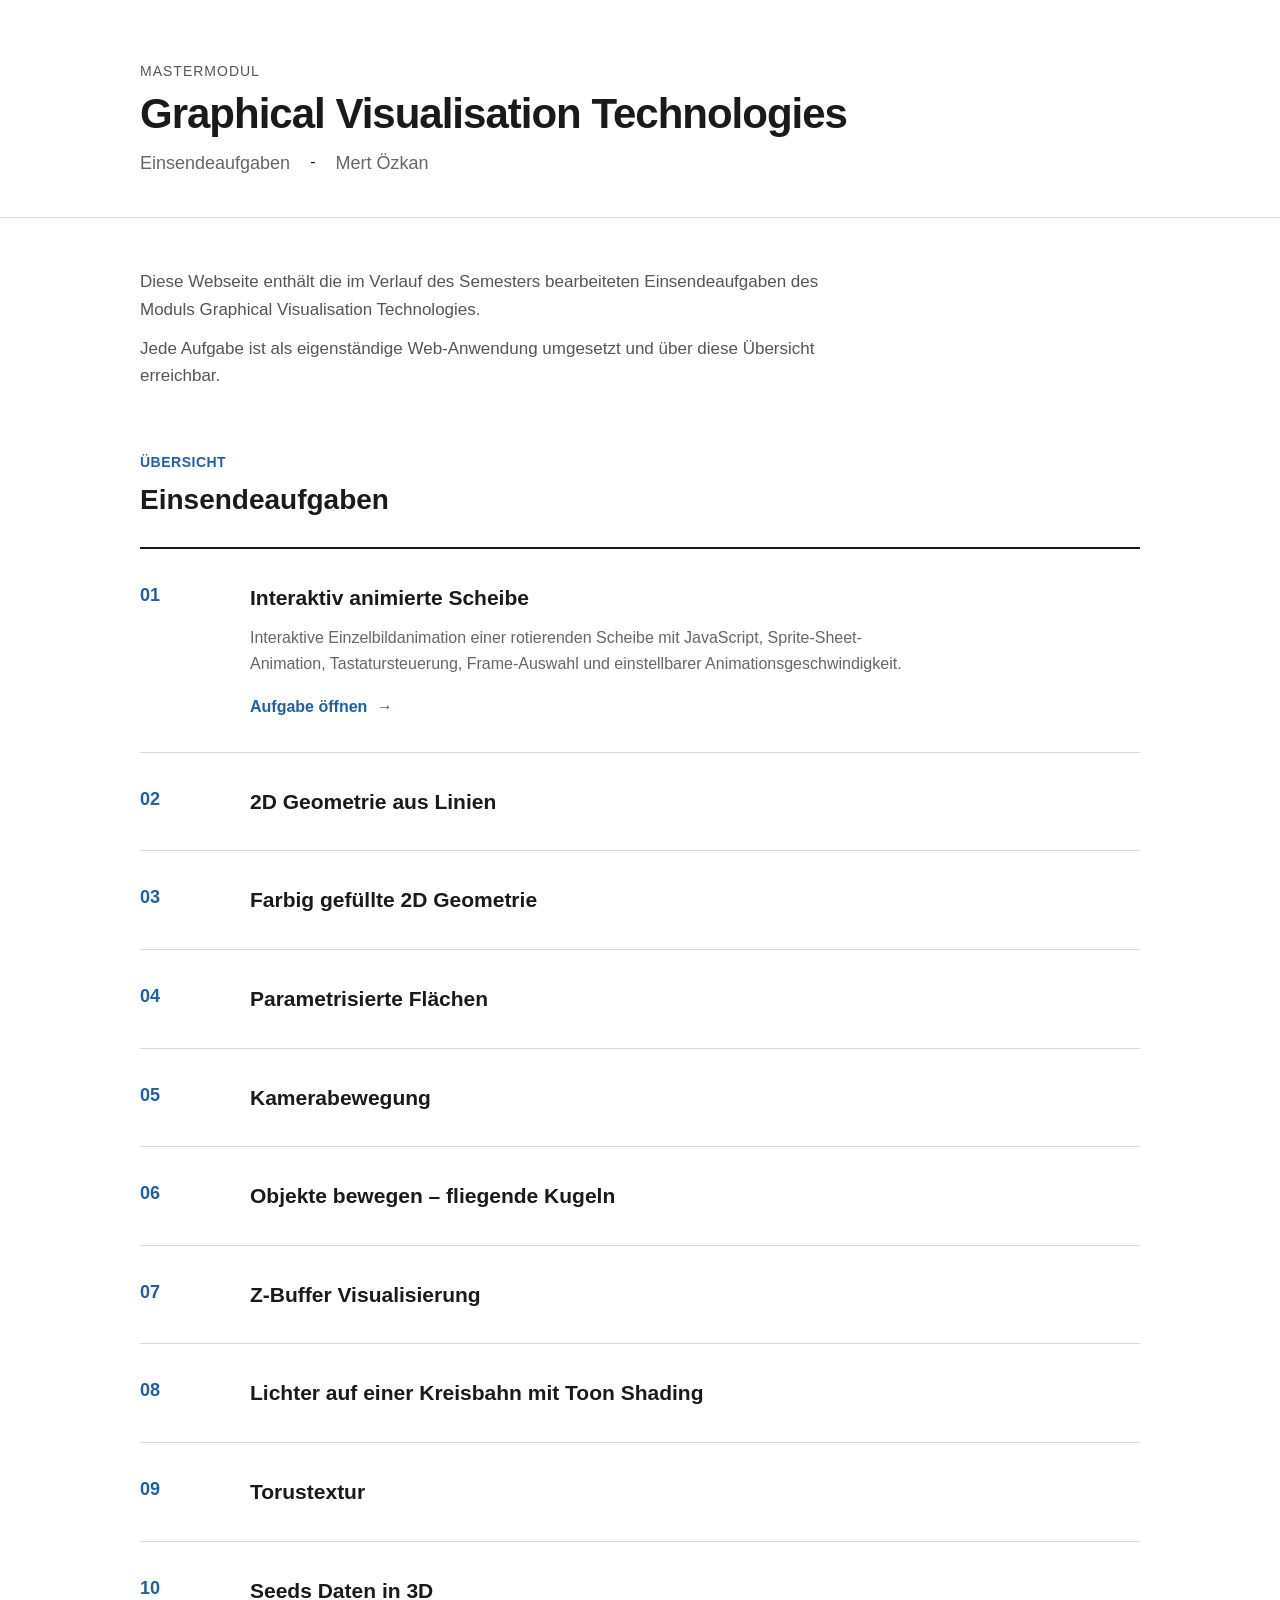
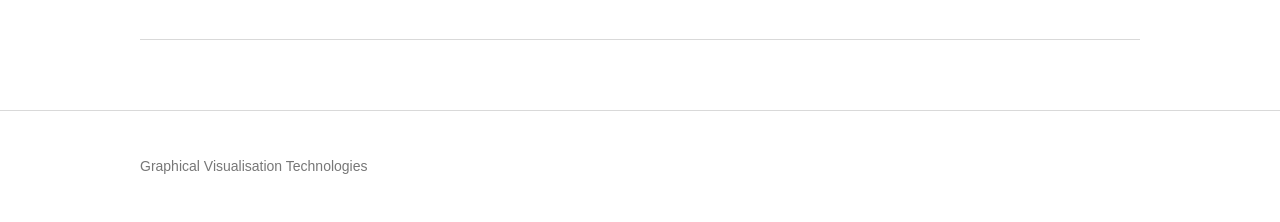
<file: index.html>
<!doctype html>
<html lang="de">
  <head>
    <meta charset="UTF-8" />

    <meta name="viewport" content="width=device-width, initial-scale=1.0" />

    <meta
      name="description"
      content="Portfolio der Einsendeaufgaben im Modul Graphical Visualisation Technologies."
    />

    <title>Graphical Visualisation Technologies</title>

    <link rel="stylesheet" href="styles.css" />
  </head>

  <body>
    <header class="page-header">
      <div class="container">
        <p class="module-name">Mastermodul</p>

        <h1>Graphical Visualisation Technologies</h1>

        <div class="subtitle-row">
          <p class="subtitle">Einsendeaufgaben</p>
          -
          <p class="subtitle">Mert Özkan</p>
        </div>
      </div>
    </header>

    <main class="container">
      <section class="intro-section">
        <p>
          Diese Webseite enthält die im Verlauf des Semesters bearbeiteten
          Einsendeaufgaben des Moduls Graphical Visualisation Technologies.
        </p>

        <p>
          Jede Aufgabe ist als eigenständige Web-Anwendung umgesetzt und über
          diese Übersicht erreichbar.
        </p>
      </section>

      <section class="assignments" aria-labelledby="assignments-title">
        <div class="section-header">
          <div>
            <p class="section-number">Übersicht</p>

            <h2 id="assignments-title">Einsendeaufgaben</h2>
          </div>
        </div>

        <!-- Aufgabe 01 -->

        <article class="assignment assignment-active">
          <div class="assignment-number">01</div>

          <div class="assignment-content">
            <div class="assignment-title-row">
              <h3>Interaktiv animierte Scheibe</h3>
            </div>

            <p>
              Interaktive Einzelbildanimation einer rotierenden Scheibe mit
              JavaScript, Sprite-Sheet-Animation, Tastatursteuerung,
              Frame-Auswahl und einstellbarer Animationsgeschwindigkeit.
            </p>

            <a class="assignment-link" href="aufgabe-01/">
              Aufgabe öffnen
              <span aria-hidden="true">→</span>
            </a>
          </div>
        </article>

        <!-- Aufgabe 02 -->

        <article class="assignment assignment-active">
          <div class="assignment-number">02</div>

          <div class="assignment-content">
            <h3>2D Geometrie aus Linien</h3>

            <!--      <p>
              Eigene komplexe 2D-Liniengeometrie, erstellt und dargestellt mit
              WebGL.
            </p>

            <a class="assignment-link" href="aufgabe-02/">
              Aufgabe öffnen
              <span aria-hidden="true">→</span>
            </a>
      -->
          </div>
        </article>

        <!-- Aufgabe 03 -->

        <article class="assignment assignment-active">
          <div class="assignment-number">03</div>

          <div class="assignment-content">
            <h3>Farbig gefüllte 2D Geometrie</h3>

            <!--   <p>
              Gefüllte Dreiecksgeometrie mit WebGL, Vertex-Farben und
              Farbinterpolation.
            </p>

            <a class="assignment-link" href="aufgabe-03/">
              Aufgabe öffnen
              <span aria-hidden="true">→</span>
            </a>
         -->
          </div>
        </article>

        <!-- Aufgabe 04 -->

        <article class="assignment assignment-active">
          <div class="assignment-number">04</div>

          <div class="assignment-content">
            <h3>Parametrisierte Flächen</h3>

            <!--  <p>
              Parametrisierte 3D-Flächen mit Wireframe, Füllung, Farbverläufen
              und eigener mathematischer Parametrisierung.
            </p>

            <a class="assignment-link" href="aufgabe-04/">
              Aufgabe öffnen
              <span aria-hidden="true">→</span>
            </a>
          --></div>
        </article>

        <!-- Aufgabe 05 -->

        <article class="assignment assignment-active">
          <div class="assignment-number">05</div>

          <div class="assignment-content">
            <h3>Kamerabewegung</h3>

            <!--     <p>
              Interaktive 3D-Szene mit kreisender Kamera, parametrischem Torus
              und rekursiv erzeugtem Kugelmodell.
            </p>

            <a class="assignment-link" href="aufgabe-05/">
              Aufgabe öffnen
              <span aria-hidden="true">→</span>
            </a>
        -->
          </div>
        </article>

        <!-- Aufgabe 06 -->

        <article class="assignment assignment-active">
          <div class="assignment-number">06</div>

          <div class="assignment-content">
            <h3>Objekte bewegen – fliegende Kugeln</h3>

            <!--    <p>
              Animierte 3D-Szene mit vier fliegenden Kugeln, synchron
              rotierendem Torus und Gitterebene.
            </p>

            <a class="assignment-link" href="aufgabe-06/">
              Aufgabe öffnen
              <span aria-hidden="true">→</span>
            </a>
        -->
          </div>
        </article>

        <!-- Aufgabe 07 -->

        <article class="assignment assignment-active">
          <div class="assignment-number">07</div>

          <div class="assignment-content">
            <h3>Z-Buffer Visualisierung</h3>

            <!--    <p>
              WebGL-Szene mit mehreren überlappenden 3D-Grundkörpern und
              Visualisierung der Fragmenttiefe als Graustufenbild.
            </p>

            <a class="assignment-link" href="aufgabe-07/">
              Aufgabe öffnen
              <span aria-hidden="true">→</span>
            </a>
        -->
          </div>
        </article>

        <!-- Aufgabe 08 -->

        <article class="assignment assignment-active">
          <div class="assignment-number">08</div>

          <div class="assignment-content">
            <h3>Lichter auf einer Kreisbahn mit Toon Shading</h3>

            <!--    <p>
              Dynamische Beleuchtung mit zwei beweglichen Lichtquellen auf einer
              Kreisbahn und umschaltbarem farbigen Toon-Shading.
            </p>

            <a class="assignment-link" href="aufgabe-08/">
              Aufgabe öffnen
              <span aria-hidden="true">→</span>
            </a>
        -->
          </div>
        </article>

        <!-- Aufgabe 09 -->

        <article class="assignment assignment-active">
          <div class="assignment-number">09</div>

          <div class="assignment-content">
            <h3>Torustextur</h3>

            <!--      <p>
              Texturierung eines parametrischen Torus mit eigener Bildtextur,
              UV-Koordinaten und zusätzlicher prozedural erzeugter Textur im
              Fragment-Shader.
            </p>

            <a class="assignment-link" href="aufgabe-09/">
              Aufgabe öffnen
              <span aria-hidden="true">→</span>
            </a>
      -->
          </div>
        </article>

        <!-- Aufgabe 10 -->

        <article class="assignment assignment-active">
          <div class="assignment-number">10</div>

          <div class="assignment-content">
            <h3>Seeds Daten in 3D</h3>

            <!--     <p>
              Dreidimensionale Visualisierung des Seeds-Datensatzes nach
              Dimensionsreduktion mit t-SNE, inklusive Klassenfärbung,
              Step-Steuerung und interaktiver Kamera.
            </p>

            <a class="assignment-link" href="aufgabe-10/">
              Aufgabe öffnen
              <span aria-hidden="true">→</span>
            </a>
        -->
          </div>
        </article>
      </section>
    </main>

    <footer class="page-footer">
      <div class="container">
        <p>Graphical Visualisation Technologies</p>
      </div>
    </footer>
  </body>
</html>
</file>
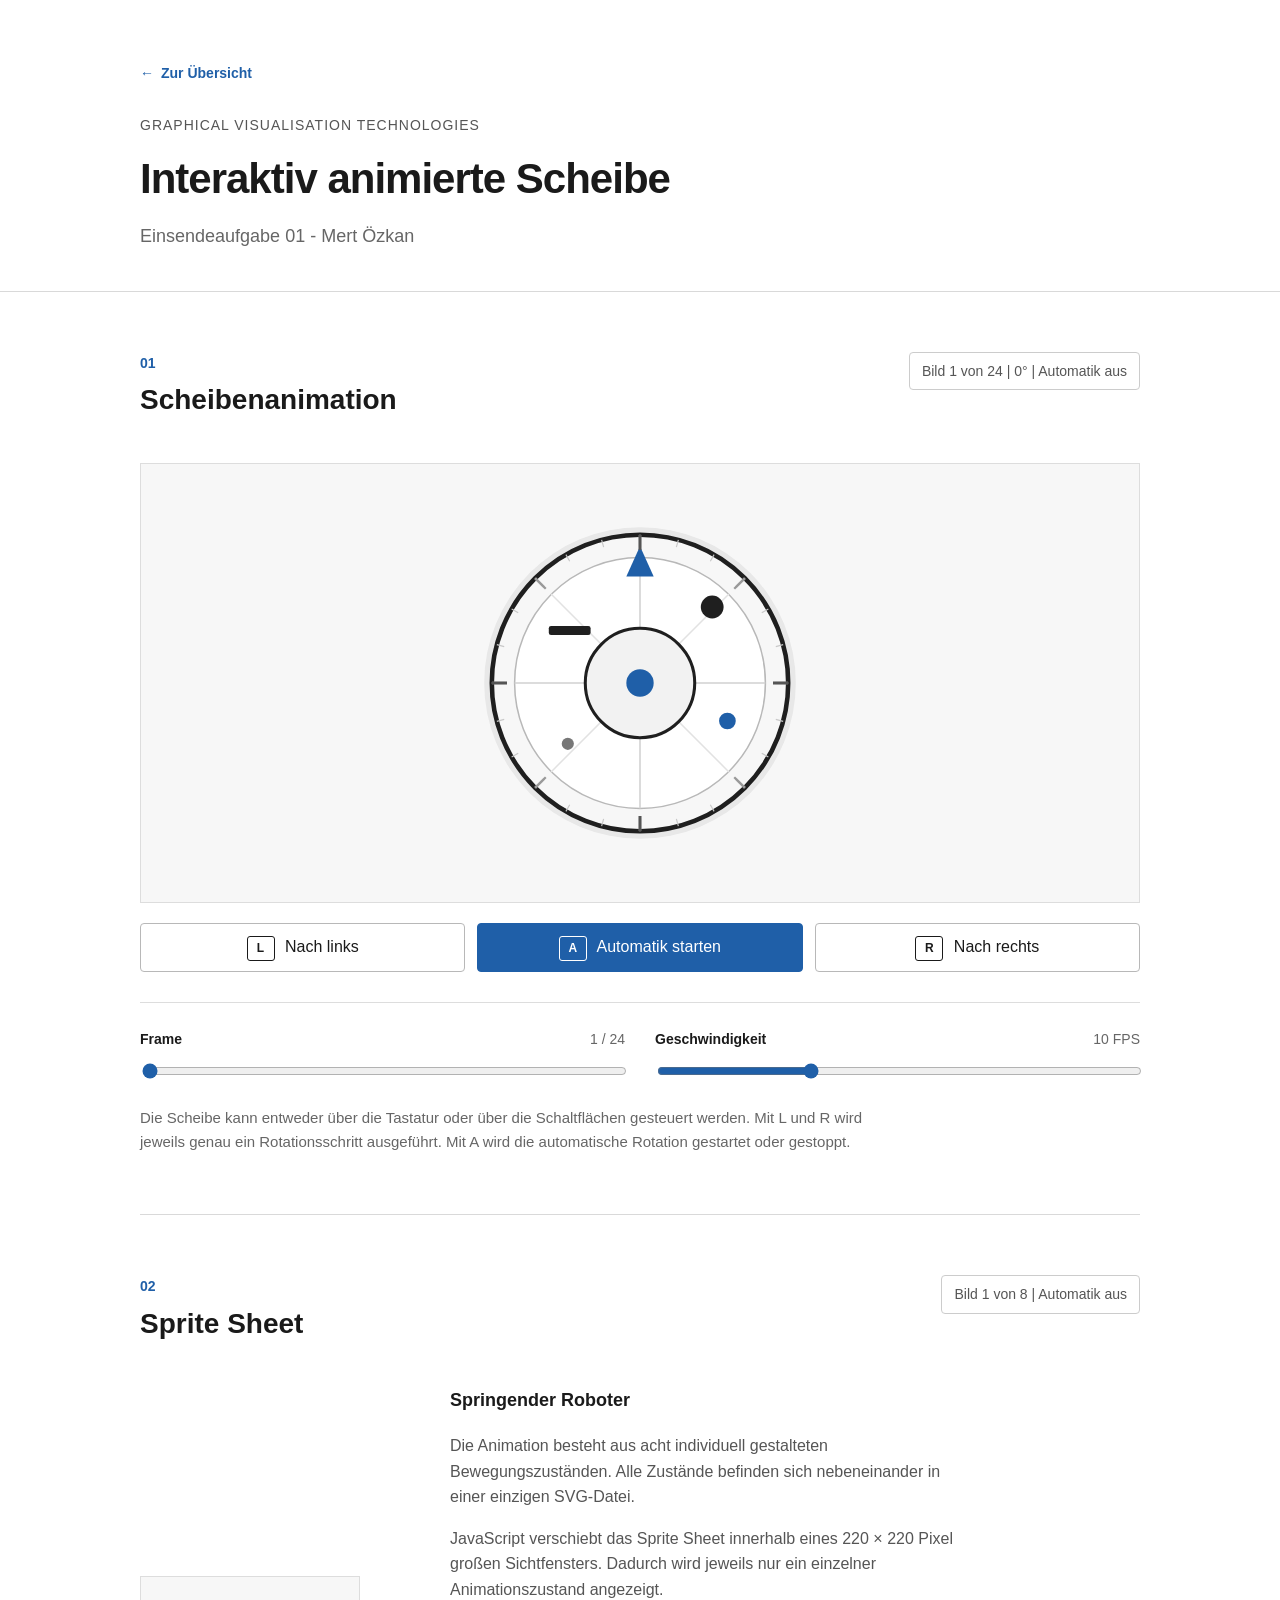
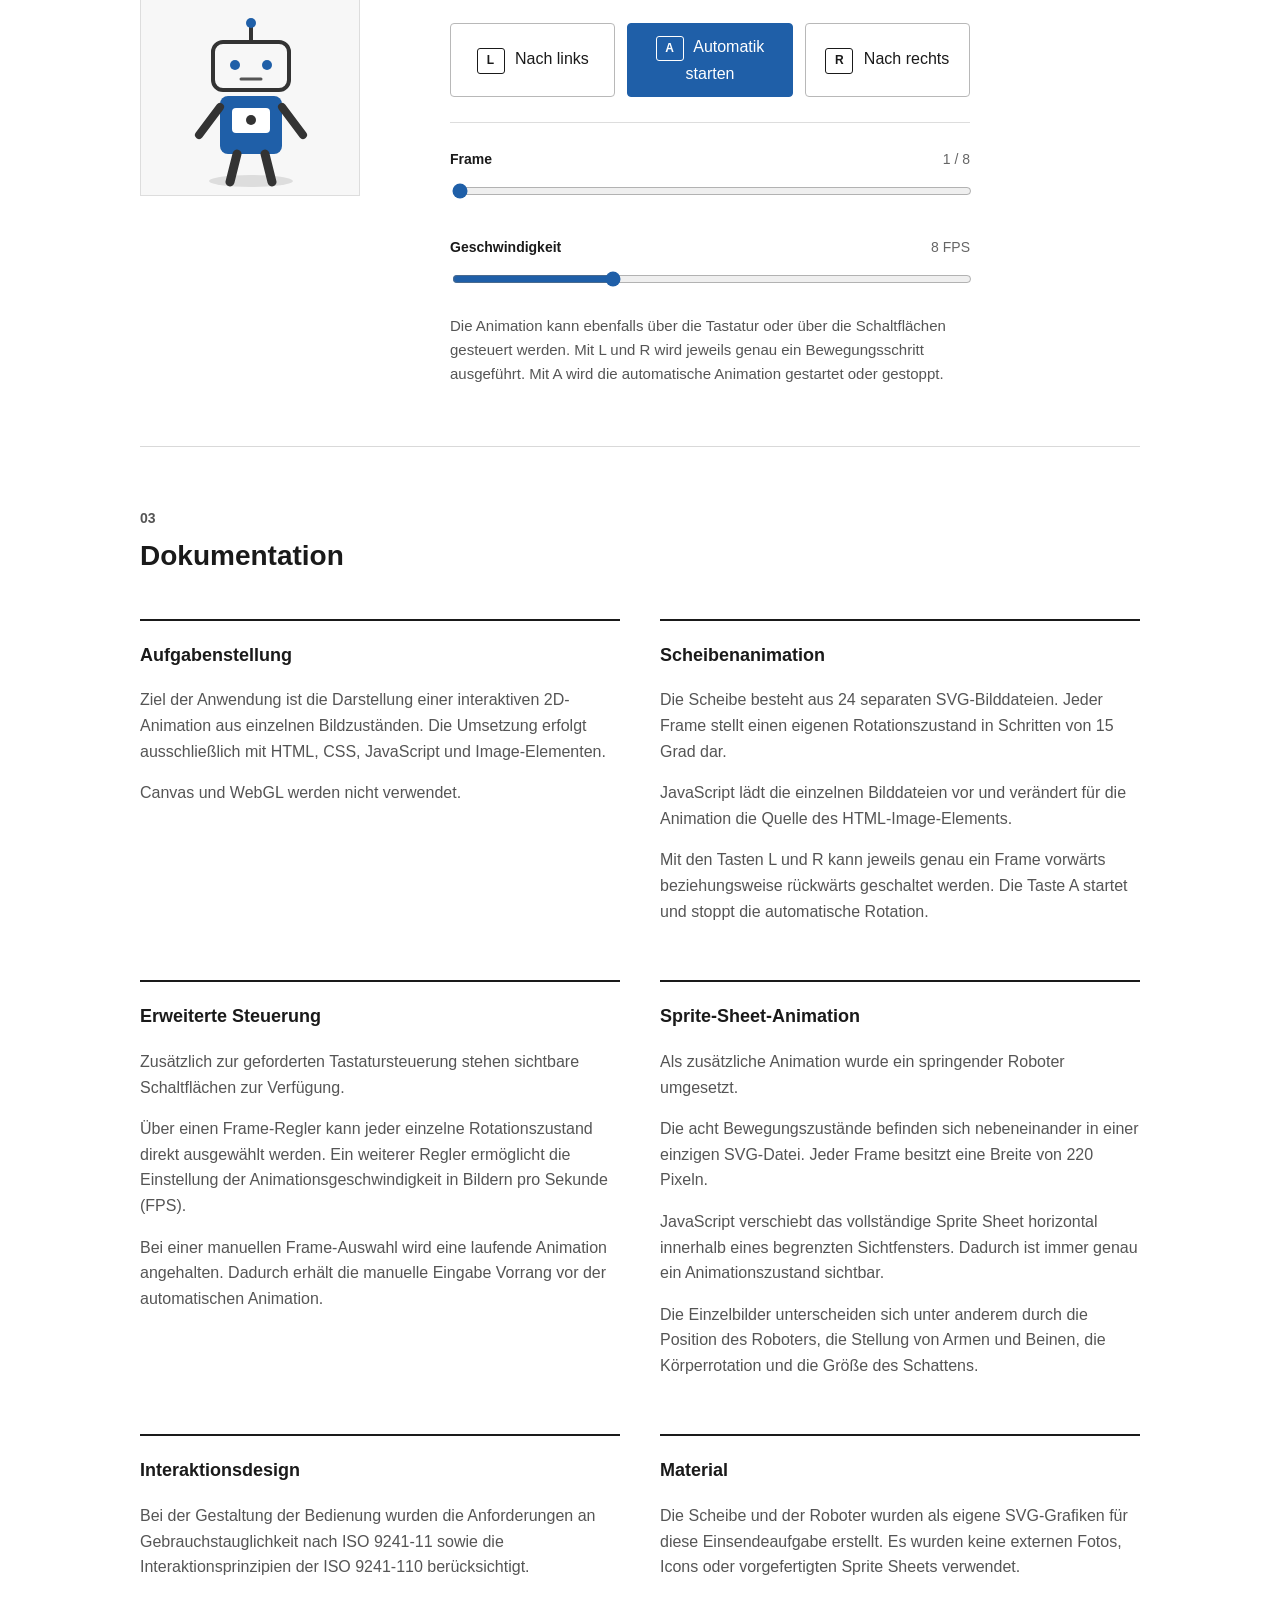
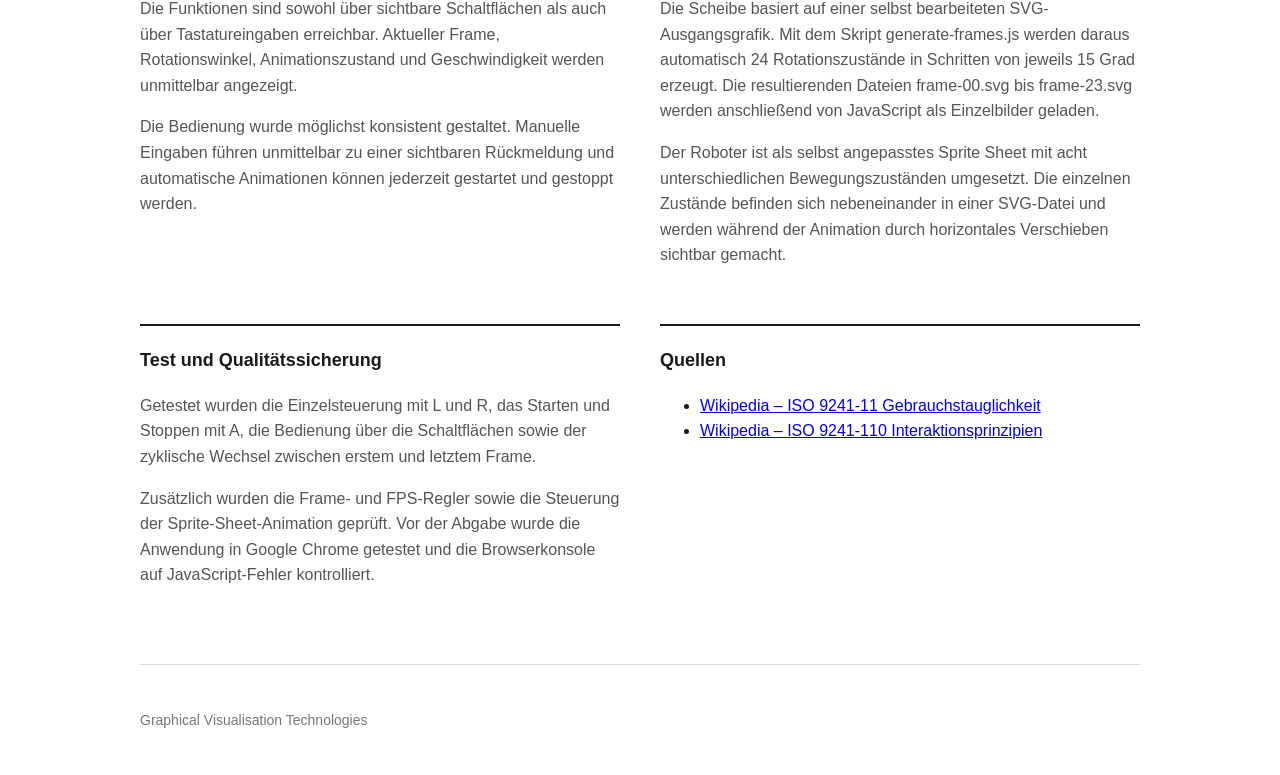
<file: aufgabe-01/index.html>
<!doctype html>
<html lang="de">
  <head>
    <meta charset="UTF-8" />

    <meta name="viewport" content="width=device-width, initial-scale=1.0" />

    <title>Aufgabe 01 | Interaktiv animierte Scheibe</title>

    <link rel="stylesheet" href="style.css" />

    <script src="app.js" defer></script>
  </head>

  <body>
    <header class="page-header">
      <div class="container">
        <a class="back-link" href="../">
          <span aria-hidden="true">←</span>
          Zur Übersicht
        </a>
        <p class="module-name">Graphical Visualisation Technologies</p>

        <h1>Interaktiv animierte Scheibe</h1>

        <p class="subtitle">Einsendeaufgabe 01 - Mert Özkan</p>
      </div>
    </header>

    <main class="container">
      <section class="section">
        <div class="section-header">
          <div>
            <p class="section-number">01</p>

            <h2>Scheibenanimation</h2>
          </div>

          <p id="discStatus" class="status">
            Bild 1 von 24 | 0° | Automatik aus
          </p>
        </div>

        <div class="disc-area">
          <img
            id="discImage"
            src="assets/disc/frame-00.svg"
            alt="Scheibe im Rotationszustand 0 Grad"
          />
        </div>

        <div class="controls">
          <button id="leftButton" type="button">
            <span class="key">L</span>

            Nach links
          </button>

          <button
            id="autoButton"
            type="button"
            class="primary-button"
            aria-pressed="false"
          >
            <span class="key">A</span>

            <span id="autoButtonText"> Automatik starten </span>
          </button>

          <button id="rightButton" type="button">
            <span class="key">R</span>

            Nach rechts
          </button>
        </div>

        <div class="animation-settings">
          <div class="setting">
            <div class="setting-header">
              <label for="discFrameSlider"> Frame </label>

              <span id="discFrameValue"> 1 / 24 </span>
            </div>

            <input
              id="discFrameSlider"
              type="range"
              min="0"
              max="23"
              value="0"
              step="1"
            />
          </div>

          <div class="setting">
            <div class="setting-header">
              <label for="discFpsSlider"> Geschwindigkeit </label>

              <span id="discFpsValue"> 10 FPS </span>
            </div>

            <input
              id="discFpsSlider"
              type="range"
              min="1"
              max="30"
              value="10"
              step="1"
            />
          </div>
        </div>

        <p class="help-text">
          Die Scheibe kann entweder über die Tastatur oder über die
          Schaltflächen gesteuert werden. Mit L und R wird jeweils genau ein
          Rotationsschritt ausgeführt. Mit A wird die automatische Rotation
          gestartet oder gestoppt.
        </p>
      </section>

      <section class="section">
        <div class="section-header">
          <div>
            <p class="section-number">02</p>

            <h2>Sprite Sheet</h2>
          </div>

          <p id="spriteStatus" class="status">Bild 1 von 8 | Automatik aus</p>
        </div>

        <div class="sprite-layout">
          <div>
            <div
              class="sprite-window"
              aria-label="Animation eines springenden Roboters"
            >
              <img
                id="spriteImage"
                src="assets/sprite/robot-sprite.svg"
                alt="Sprite Sheet eines springenden Roboters"
              />
            </div>
          </div>

          <div class="sprite-description">
            <h3>Springender Roboter</h3>

            <p>
              Die Animation besteht aus acht individuell gestalteten
              Bewegungszuständen. Alle Zustände befinden sich nebeneinander in
              einer einzigen SVG-Datei.
            </p>

            <p>
              JavaScript verschiebt das Sprite Sheet innerhalb eines 220 × 220
              Pixel großen Sichtfensters. Dadurch wird jeweils nur ein einzelner
              Animationszustand angezeigt.
            </p>

            <div class="controls">
              <button id="spritePreviousButton" type="button">
                <span class="key">L</span>
                Nach links
              </button>

              <button
                id="spriteAutoButton"
                type="button"
                class="primary-button"
                aria-pressed="false"
              >
                <span class="key">A</span>

                <span id="spriteAutoButtonText"> Automatik starten </span>
              </button>

              <button id="spriteNextButton" type="button">
                <span class="key">R</span>
                Nach rechts
              </button>
            </div>

            <div class="animation-settings sprite-settings">
              <div class="setting">
                <div class="setting-header">
                  <label for="spriteFrameSlider"> Frame </label>

                  <span id="spriteFrameValue"> 1 / 8 </span>
                </div>

                <input
                  id="spriteFrameSlider"
                  type="range"
                  min="0"
                  max="7"
                  value="0"
                  step="1"
                />
              </div>

              <div class="setting">
                <div class="setting-header">
                  <label for="spriteFpsSlider"> Geschwindigkeit </label>

                  <span id="spriteFpsValue"> 8 FPS </span>
                </div>

                <input
                  id="spriteFpsSlider"
                  type="range"
                  min="1"
                  max="24"
                  value="8"
                  step="1"
                />
              </div>
            </div>

            <p class="help-text">
              Die Animation kann ebenfalls über die Tastatur oder über die
              Schaltflächen gesteuert werden. Mit L und R wird jeweils genau ein
              Bewegungsschritt ausgeführt. Mit A wird die automatische Animation
              gestartet oder gestoppt.
            </p>
          </div>
        </div>
      </section>

      <section class="section documentation">
        <div class="section-header">
          <div>
            <p class="section-number">03</p>

            <h2>Dokumentation</h2>
          </div>
        </div>

        <div class="documentation-grid">
          <article>
            <h3>Aufgabenstellung</h3>

            <p>
              Ziel der Anwendung ist die Darstellung einer interaktiven
              2D-Animation aus einzelnen Bildzuständen. Die Umsetzung erfolgt
              ausschließlich mit HTML, CSS, JavaScript und Image-Elementen.
            </p>

            <p>Canvas und WebGL werden nicht verwendet.</p>
          </article>

          <article>
            <h3>Scheibenanimation</h3>

            <p>
              Die Scheibe besteht aus 24 separaten SVG-Bilddateien. Jeder Frame
              stellt einen eigenen Rotationszustand in Schritten von 15 Grad
              dar.
            </p>

            <p>
              JavaScript lädt die einzelnen Bilddateien vor und verändert für
              die Animation die Quelle des HTML-Image-Elements.
            </p>

            <p>
              Mit den Tasten L und R kann jeweils genau ein Frame vorwärts
              beziehungsweise rückwärts geschaltet werden. Die Taste A startet
              und stoppt die automatische Rotation.
            </p>
          </article>

          <article>
            <h3>Erweiterte Steuerung</h3>

            <p>
              Zusätzlich zur geforderten Tastatursteuerung stehen sichtbare
              Schaltflächen zur Verfügung.
            </p>

            <p>
              Über einen Frame-Regler kann jeder einzelne Rotationszustand
              direkt ausgewählt werden. Ein weiterer Regler ermöglicht die
              Einstellung der Animationsgeschwindigkeit in Bildern pro Sekunde
              (FPS).
            </p>

            <p>
              Bei einer manuellen Frame-Auswahl wird eine laufende Animation
              angehalten. Dadurch erhält die manuelle Eingabe Vorrang vor der
              automatischen Animation.
            </p>
          </article>

          <article>
            <h3>Sprite-Sheet-Animation</h3>

            <p>
              Als zusätzliche Animation wurde ein springender Roboter umgesetzt.
            </p>

            <p>
              Die acht Bewegungszustände befinden sich nebeneinander in einer
              einzigen SVG-Datei. Jeder Frame besitzt eine Breite von 220
              Pixeln.
            </p>

            <p>
              JavaScript verschiebt das vollständige Sprite Sheet horizontal
              innerhalb eines begrenzten Sichtfensters. Dadurch ist immer genau
              ein Animationszustand sichtbar.
            </p>

            <p>
              Die Einzelbilder unterscheiden sich unter anderem durch die
              Position des Roboters, die Stellung von Armen und Beinen, die
              Körperrotation und die Größe des Schattens.
            </p>
          </article>

          <article>
            <h3>Interaktionsdesign</h3>

            <p>
              Bei der Gestaltung der Bedienung wurden die Anforderungen an
              Gebrauchstauglichkeit nach ISO 9241-11 sowie die
              Interaktionsprinzipien der ISO 9241-110 berücksichtigt.
            </p>

            <p>
              Die Funktionen sind sowohl über sichtbare Schaltflächen als auch
              über Tastatureingaben erreichbar. Aktueller Frame,
              Rotationswinkel, Animationszustand und Geschwindigkeit werden
              unmittelbar angezeigt.
            </p>

            <p>
              Die Bedienung wurde möglichst konsistent gestaltet. Manuelle
              Eingaben führen unmittelbar zu einer sichtbaren Rückmeldung und
              automatische Animationen können jederzeit gestartet und gestoppt
              werden.
            </p>
          </article>

          <article>
            <h3>Material</h3>

            <p>
              Die Scheibe und der Roboter wurden als eigene SVG-Grafiken für
              diese Einsendeaufgabe erstellt. Es wurden keine externen Fotos,
              Icons oder vorgefertigten Sprite Sheets verwendet.
            </p>
            <p>
              Die Scheibe basiert auf einer selbst bearbeiteten
              SVG-Ausgangsgrafik. Mit dem Skript generate-frames.js werden
              daraus automatisch 24 Rotationszustände in Schritten von jeweils
              15 Grad erzeugt. Die resultierenden Dateien frame-00.svg bis
              frame-23.svg werden anschließend von JavaScript als Einzelbilder
              geladen.
            </p>
            <p>
              Der Roboter ist als selbst angepasstes Sprite Sheet mit acht
              unterschiedlichen Bewegungszuständen umgesetzt. Die einzelnen
              Zustände befinden sich nebeneinander in einer SVG-Datei und werden
              während der Animation durch horizontales Verschieben sichtbar
              gemacht.
            </p>
          </article>

          <article>
            <h3>Test und Qualitätssicherung</h3>

            <p>
              Getestet wurden die Einzelsteuerung mit L und R, das Starten und
              Stoppen mit A, die Bedienung über die Schaltflächen sowie der
              zyklische Wechsel zwischen erstem und letztem Frame.
            </p>

            <p>
              Zusätzlich wurden die Frame- und FPS-Regler sowie die Steuerung
              der Sprite-Sheet-Animation geprüft. Vor der Abgabe wurde die
              Anwendung in Google Chrome getestet und die Browserkonsole auf
              JavaScript-Fehler kontrolliert.
            </p>
          </article>

          <article>
            <h3>Quellen</h3>

            <ul class="source-list">
              <li>
                <a
                  href="https://de.wikipedia.org/wiki/ISO_9241#ISO_9241-11_Gebrauchstauglichkeit:_Begriffe_und_Konzepte"
                  target="_blank"
                  rel="noopener noreferrer"
                >
                  Wikipedia – ISO 9241-11 Gebrauchstauglichkeit
                </a>
              </li>

              <li>
                <a
                  href="https://de.wikipedia.org/wiki/ISO_9241#ISO_9241-110_Interaktionsprinzipien"
                  target="_blank"
                  rel="noopener noreferrer"
                >
                  Wikipedia – ISO 9241-110 Interaktionsprinzipien
                </a>
              </li>
            </ul>
          </article>
        </div>
      </section>
    </main>

    <footer class="page-footer">
      <div class="container">
        <p>Graphical Visualisation Technologies</p>
      </div>
    </footer>
  </body>
</html>
</file>
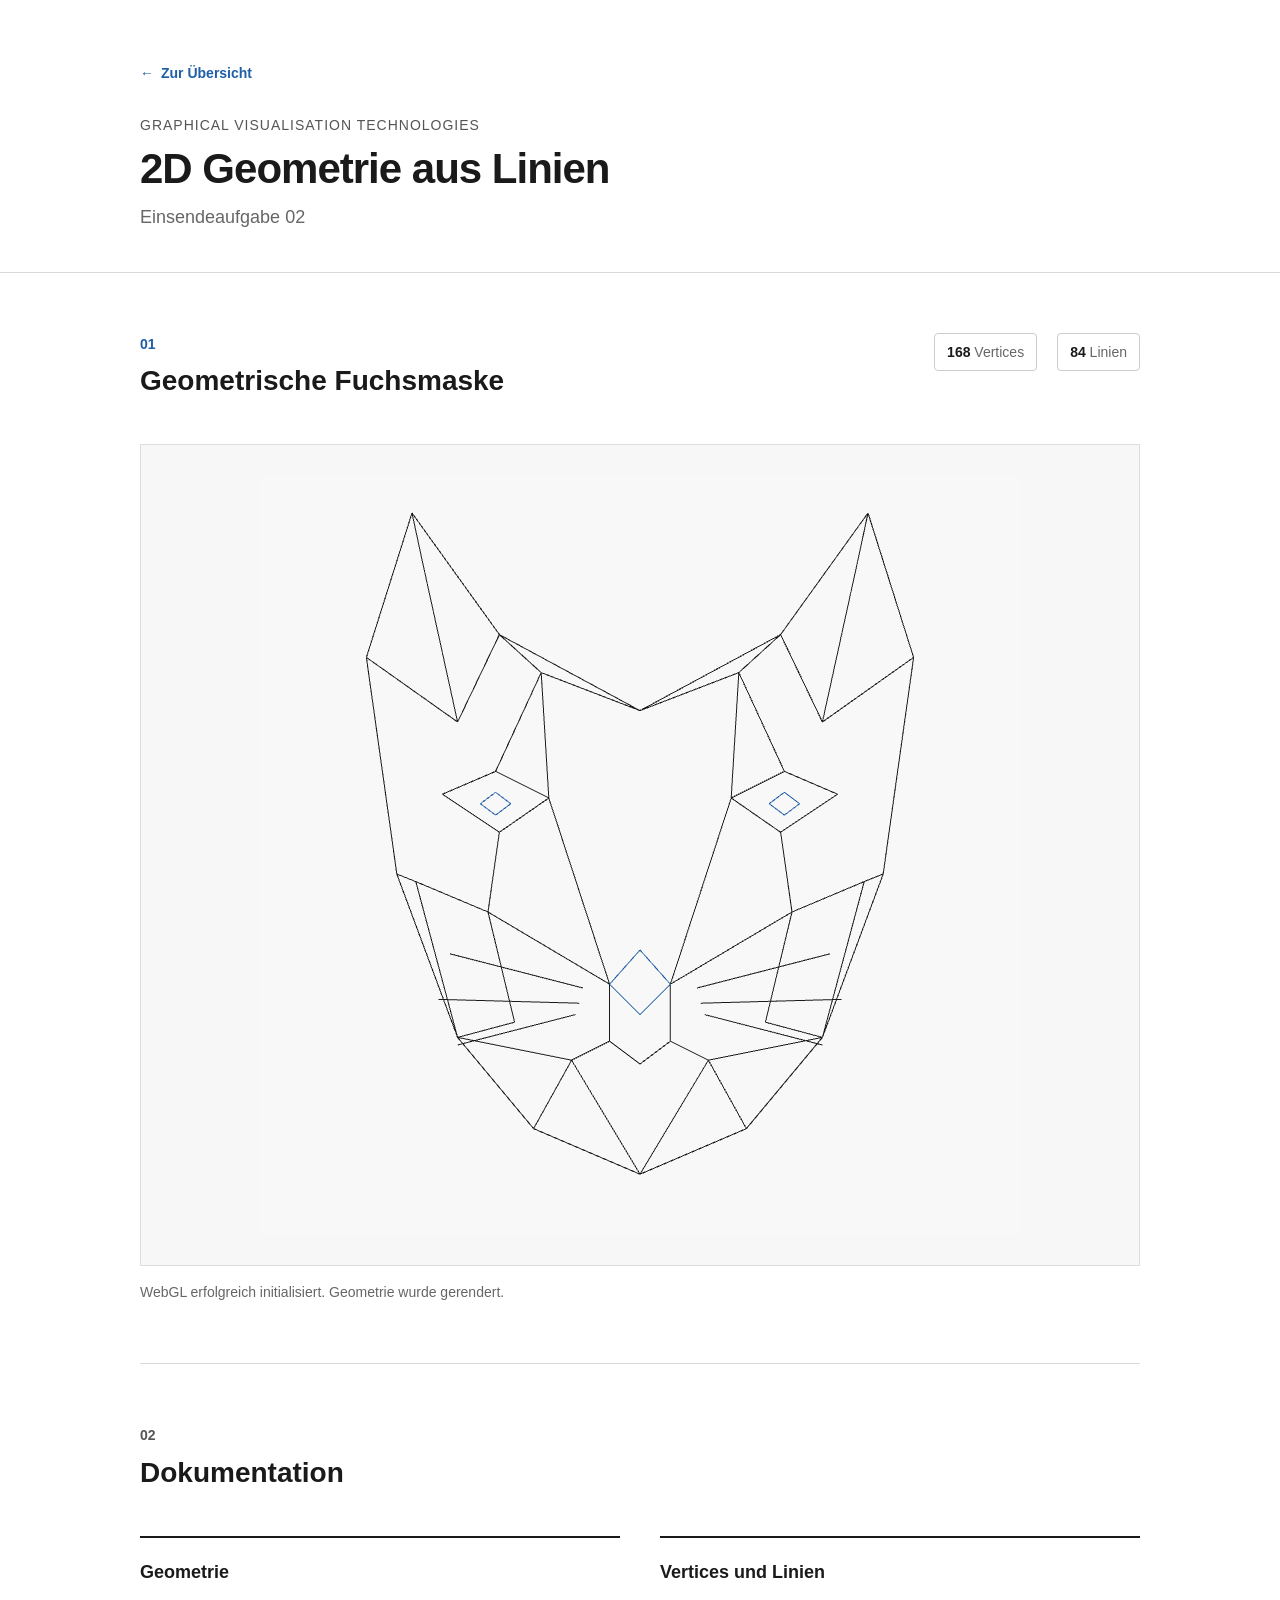
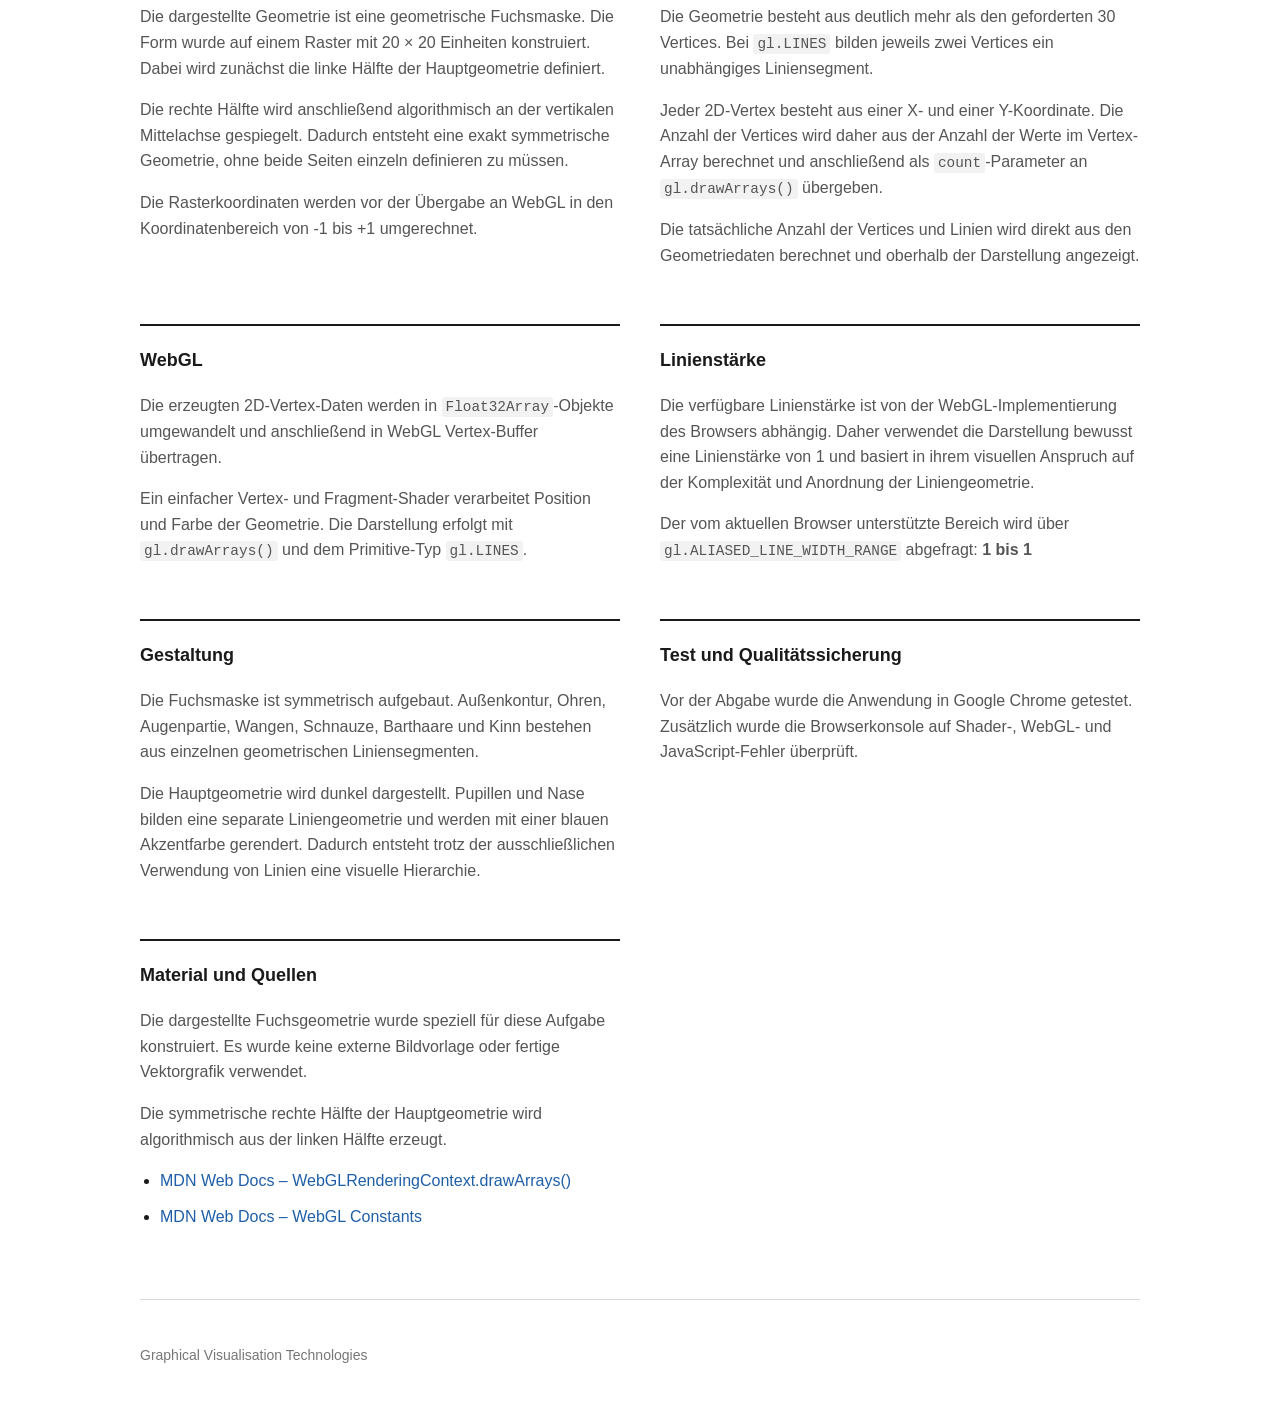
<file: aufgabe-02/index.html>
<!doctype html>
<html lang="de">
  <head>
    <meta charset="UTF-8" />

    <meta name="viewport" content="width=device-width, initial-scale=1.0" />

    <meta
      name="description"
      content="Einsendeaufgabe 02: 2D Geometrie aus Linien mit WebGL."
    />

    <title>Aufgabe 02 | 2D Geometrie aus Linien</title>

    <link rel="stylesheet" href="style.css" />

    <script src="app.js" defer></script>
  </head>

  <body>
    <header class="page-header">
      <div class="container">
        <a class="back-link" href="../">
          <span aria-hidden="true">←</span>
          Zur Übersicht
        </a>

        <p class="module-name">Graphical Visualisation Technologies</p>

        <h1>2D Geometrie aus Linien</h1>

        <p class="subtitle">Einsendeaufgabe 02</p>
      </div>
    </header>

    <main class="container">
      <section class="section">
        <div class="section-header">
          <div>
            <p class="section-number">01</p>

            <h2>Geometrische Fuchsmaske</h2>
          </div>

          <div class="geometry-info">
            <span>
              <strong id="vertexCount"> – </strong>
              Vertices
            </span>

            <span>
              <strong id="lineCount"> – </strong>
              Linien
            </span>
          </div>
        </div>

        <div class="canvas-container">
          <canvas id="glCanvas" width="760" height="760">
            Dein Browser unterstützt das HTML-Canvas-Element nicht.
          </canvas>
        </div>

        <p id="webglStatus" class="status-text">WebGL wird initialisiert …</p>
      </section>

      <section class="section documentation">
        <div class="section-header">
          <div>
            <p class="section-number">02</p>

            <h2>Dokumentation</h2>
          </div>
        </div>

        <div class="documentation-grid">
          <article>
            <h3>Geometrie</h3>

            <p>
              Die dargestellte Geometrie ist eine geometrische Fuchsmaske. Die
              Form wurde auf einem Raster mit 20 × 20 Einheiten konstruiert.
              Dabei wird zunächst die linke Hälfte der Hauptgeometrie definiert.
            </p>

            <p>
              Die rechte Hälfte wird anschließend algorithmisch an der
              vertikalen Mittelachse gespiegelt. Dadurch entsteht eine exakt
              symmetrische Geometrie, ohne beide Seiten einzeln definieren zu
              müssen.
            </p>

            <p>
              Die Rasterkoordinaten werden vor der Übergabe an WebGL in den
              Koordinatenbereich von -1 bis +1 umgerechnet.
            </p>
          </article>

          <article>
            <h3>Vertices und Linien</h3>

            <p>
              Die Geometrie besteht aus deutlich mehr als den geforderten 30
              Vertices. Bei <code>gl.LINES</code> bilden jeweils zwei Vertices
              ein unabhängiges Liniensegment.
            </p>

            <p>
              Jeder 2D-Vertex besteht aus einer X- und einer Y-Koordinate. Die
              Anzahl der Vertices wird daher aus der Anzahl der Werte im
              Vertex-Array berechnet und anschließend als
              <code>count</code>-Parameter an <code>gl.drawArrays()</code>
              übergeben.
            </p>

            <p>
              Die tatsächliche Anzahl der Vertices und Linien wird direkt aus
              den Geometriedaten berechnet und oberhalb der Darstellung
              angezeigt.
            </p>
          </article>

          <article>
            <h3>WebGL</h3>

            <p>
              Die erzeugten 2D-Vertex-Daten werden in
              <code>Float32Array</code>-Objekte umgewandelt und anschließend in
              WebGL Vertex-Buffer übertragen.
            </p>

            <p>
              Ein einfacher Vertex- und Fragment-Shader verarbeitet Position und
              Farbe der Geometrie. Die Darstellung erfolgt mit
              <code>gl.drawArrays()</code> und dem Primitive-Typ
              <code>gl.LINES</code>.
            </p>
          </article>

          <article>
            <h3>Linienstärke</h3>

            <p>
              Die verfügbare Linienstärke ist von der WebGL-Implementierung des
              Browsers abhängig. Daher verwendet die Darstellung bewusst eine
              Linienstärke von 1 und basiert in ihrem visuellen Anspruch auf der
              Komplexität und Anordnung der Liniengeometrie.
            </p>

            <p>
              Der vom aktuellen Browser unterstützte Bereich wird über
              <code>gl.ALIASED_LINE_WIDTH_RANGE</code> abgefragt:
              <strong id="lineWidthInfo">wird ermittelt</strong>
            </p>
          </article>
          <article>
            <h3>Gestaltung</h3>

            <p>
              Die Fuchsmaske ist symmetrisch aufgebaut. Außenkontur, Ohren,
              Augenpartie, Wangen, Schnauze, Barthaare und Kinn bestehen aus
              einzelnen geometrischen Liniensegmenten.
            </p>

            <p>
              Die Hauptgeometrie wird dunkel dargestellt. Pupillen und Nase
              bilden eine separate Liniengeometrie und werden mit einer blauen
              Akzentfarbe gerendert. Dadurch entsteht trotz der ausschließlichen
              Verwendung von Linien eine visuelle Hierarchie.
            </p>
          </article>

          <article>
            <h3>Test und Qualitätssicherung</h3>

            <p>
              Vor der Abgabe wurde die Anwendung in Google Chrome getestet.
              Zusätzlich wurde die Browserkonsole auf Shader-, WebGL- und
              JavaScript-Fehler überprüft.
            </p>
          </article>

          <article>
            <h3>Material und Quellen</h3>

            <p>
              Die dargestellte Fuchsgeometrie wurde speziell für diese Aufgabe
              konstruiert. Es wurde keine externe Bildvorlage oder fertige
              Vektorgrafik verwendet.
            </p>

            <p>
              Die symmetrische rechte Hälfte der Hauptgeometrie wird
              algorithmisch aus der linken Hälfte erzeugt.
            </p>

            <ul class="source-list">
              <li>
                <a
                  href="https://developer.mozilla.org/en-US/docs/Web/API/WebGLRenderingContext/drawArrays"
                  target="_blank"
                  rel="noopener noreferrer"
                >
                  MDN Web Docs – WebGLRenderingContext.drawArrays()
                </a>
              </li>

              <li>
                <a
                  href="https://developer.mozilla.org/en-US/docs/Web/API/WebGL_API/Constants"
                  target="_blank"
                  rel="noopener noreferrer"
                >
                  MDN Web Docs – WebGL Constants
                </a>
              </li>
            </ul>
          </article>
        </div>
      </section>
    </main>

    <footer class="page-footer">
      <div class="container">
        <p>Graphical Visualisation Technologies</p>
      </div>
    </footer>
  </body>
</html>
</file>
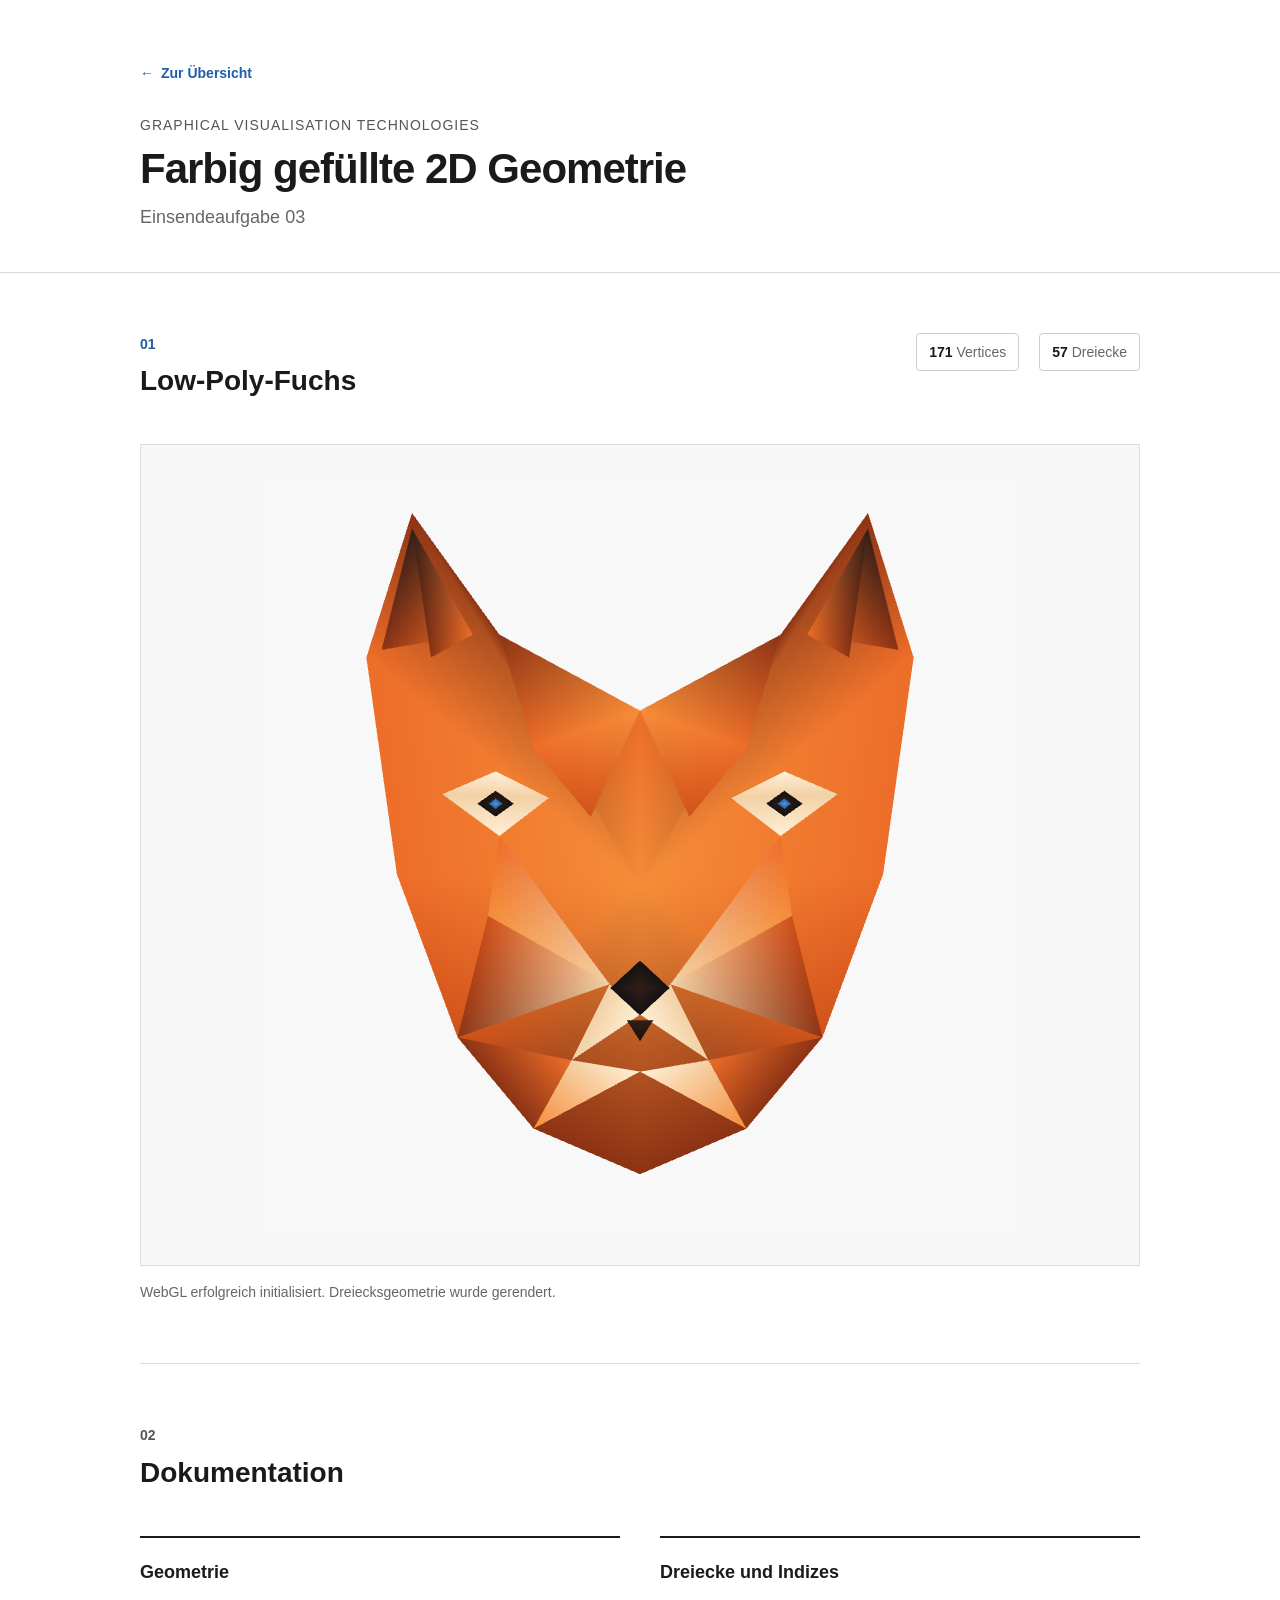
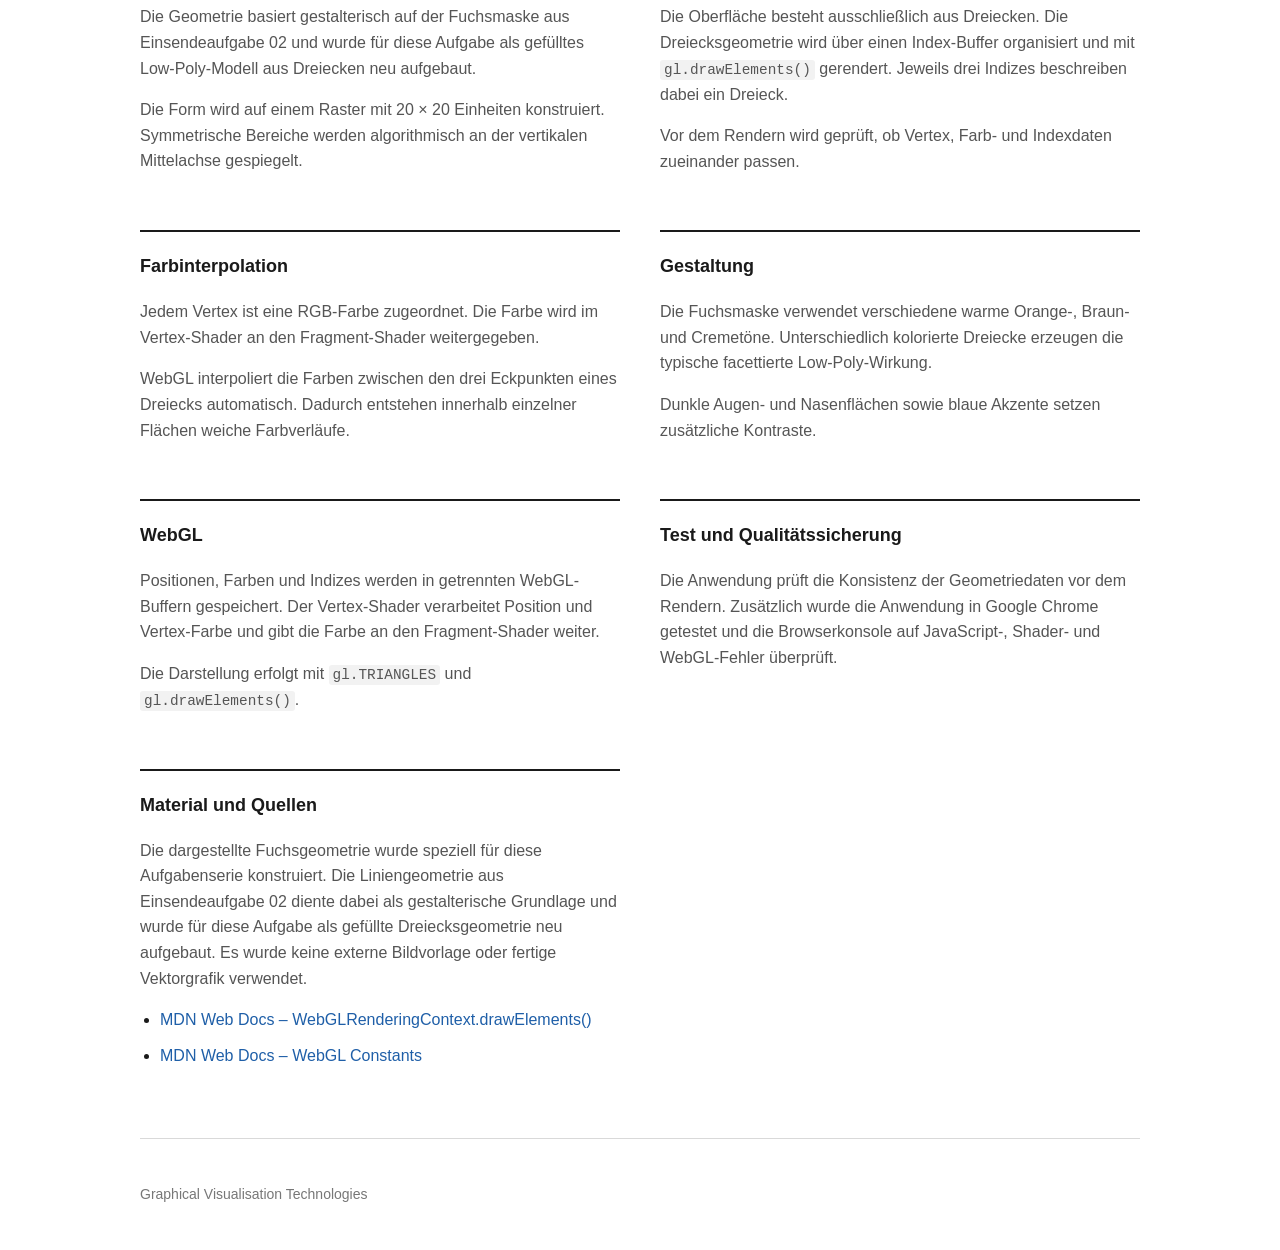
<file: aufgabe-03/index.html>
<!doctype html>
<html lang="de">
  <head>
    <meta charset="UTF-8" />

    <meta name="viewport" content="width=device-width, initial-scale=1.0" />

    <meta
      name="description"
      content="Einsendeaufgabe 03: Farbig gefüllte 2D Geometrie mit WebGL."
    />

    <title>Aufgabe 03 | Farbig gefüllte 2D Geometrie</title>

    <link rel="stylesheet" href="style.css" />

    <script src="app.js" defer></script>
  </head>

  <body>
    <header class="page-header">
      <div class="container">
        <a class="back-link" href="../">
          <span aria-hidden="true">←</span>
          Zur Übersicht
        </a>

        <p class="module-name">Graphical Visualisation Technologies</p>

        <h1>Farbig gefüllte 2D Geometrie</h1>

        <p class="subtitle">Einsendeaufgabe 03</p>
      </div>
    </header>

    <main class="container">
      <section class="section">
        <div class="section-header">
          <div>
            <p class="section-number">01</p>

            <h2>Low-Poly-Fuchs</h2>
          </div>

          <div class="geometry-info">
            <span>
              <strong id="vertexCount"> – </strong>
              Vertices
            </span>

            <span>
              <strong id="triangleCount"> – </strong>
              Dreiecke
            </span>
          </div>
        </div>

        <div class="canvas-container">
          <canvas id="glCanvas" width="760" height="760">
            Dein Browser unterstützt das HTML-Canvas-Element nicht.
          </canvas>
        </div>

        <p id="webglStatus" class="status-text">WebGL wird initialisiert …</p>
      </section>

      <section class="section documentation">
        <div class="section-header">
          <div>
            <p class="section-number">02</p>

            <h2>Dokumentation</h2>
          </div>
        </div>

        <div class="documentation-grid">
          <article>
            <h3>Geometrie</h3>

            <p>
              Die Geometrie basiert gestalterisch auf der Fuchsmaske aus
              Einsendeaufgabe 02 und wurde für diese Aufgabe als gefülltes
              Low-Poly-Modell aus Dreiecken neu aufgebaut.
            </p>

            <p>
              Die Form wird auf einem Raster mit 20 × 20 Einheiten konstruiert.
              Symmetrische Bereiche werden algorithmisch an der vertikalen
              Mittelachse gespiegelt.
            </p>
          </article>

          <article>
            <h3>Dreiecke und Indizes</h3>

            <p>
              Die Oberfläche besteht ausschließlich aus Dreiecken. Die
              Dreiecksgeometrie wird über einen Index-Buffer organisiert und mit
              <code>gl.drawElements()</code> gerendert. Jeweils drei Indizes
              beschreiben dabei ein Dreieck.
            </p>

            <p>
              Vor dem Rendern wird geprüft, ob Vertex, Farb- und Indexdaten
              zueinander passen.
            </p>
          </article>

          <article>
            <h3>Farbinterpolation</h3>

            <p>
              Jedem Vertex ist eine RGB-Farbe zugeordnet. Die Farbe wird im
              Vertex-Shader an den Fragment-Shader weitergegeben.
            </p>

            <p>
              WebGL interpoliert die Farben zwischen den drei Eckpunkten eines
              Dreiecks automatisch. Dadurch entstehen innerhalb einzelner
              Flächen weiche Farbverläufe.
            </p>
          </article>

          <article>
            <h3>Gestaltung</h3>

            <p>
              Die Fuchsmaske verwendet verschiedene warme Orange-, Braun- und
              Cremetöne. Unterschiedlich kolorierte Dreiecke erzeugen die
              typische facettierte Low-Poly-Wirkung.
            </p>

            <p>
              Dunkle Augen- und Nasenflächen sowie blaue Akzente setzen
              zusätzliche Kontraste.
            </p>
          </article>

          <article>
            <h3>WebGL</h3>

            <p>
              Positionen, Farben und Indizes werden in getrennten WebGL-Buffern
              gespeichert. Der Vertex-Shader verarbeitet Position und
              Vertex-Farbe und gibt die Farbe an den Fragment-Shader weiter.
            </p>

            <p>
              Die Darstellung erfolgt mit
              <code>gl.TRIANGLES</code> und <code>gl.drawElements()</code>.
            </p>
          </article>

          <article>
            <h3>Test und Qualitätssicherung</h3>

            <p>
              Die Anwendung prüft die Konsistenz der Geometriedaten vor dem
              Rendern. Zusätzlich wurde die Anwendung in Google Chrome getestet
              und die Browserkonsole auf JavaScript-, Shader- und WebGL-Fehler
              überprüft.
            </p>
          </article>

          <article>
            <h3>Material und Quellen</h3>

            <p>
              Die dargestellte Fuchsgeometrie wurde speziell für diese
              Aufgabenserie konstruiert. Die Liniengeometrie aus Einsendeaufgabe
              02 diente dabei als gestalterische Grundlage und wurde für diese
              Aufgabe als gefüllte Dreiecksgeometrie neu aufgebaut. Es wurde
              keine externe Bildvorlage oder fertige Vektorgrafik verwendet.
            </p>

            <ul class="source-list">
              <li>
                <a
                  href="https://developer.mozilla.org/en-US/docs/Web/API/WebGLRenderingContext/drawElements"
                  target="_blank"
                  rel="noopener noreferrer"
                >
                  MDN Web Docs – WebGLRenderingContext.drawElements()
                </a>
              </li>

              <li>
                <a
                  href="https://developer.mozilla.org/en-US/docs/Web/API/WebGL_API/Constants"
                  target="_blank"
                  rel="noopener noreferrer"
                >
                  MDN Web Docs – WebGL Constants
                </a>
              </li>
            </ul>
          </article>
        </div>
      </section>
    </main>

    <footer class="page-footer">
      <div class="container">
        <p>Graphical Visualisation Technologies</p>
      </div>
    </footer>
  </body>
</html>
</file>
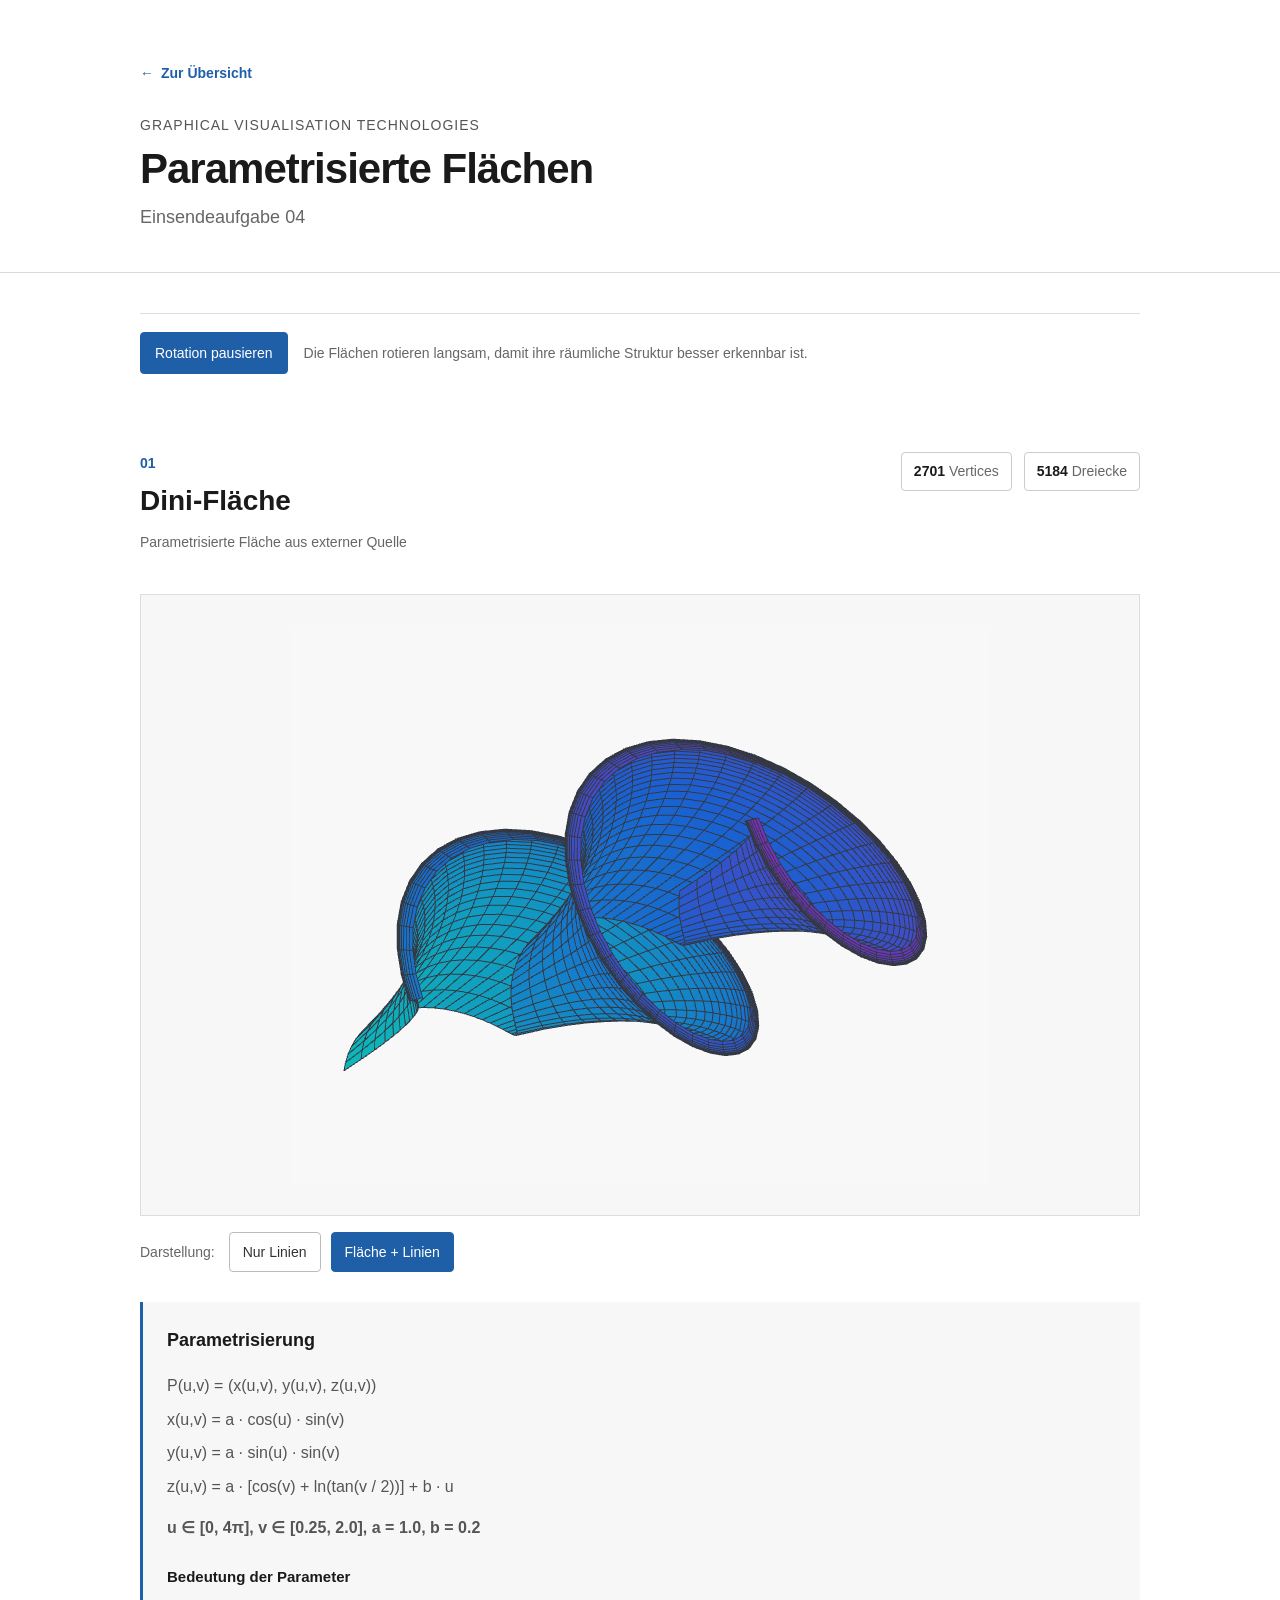
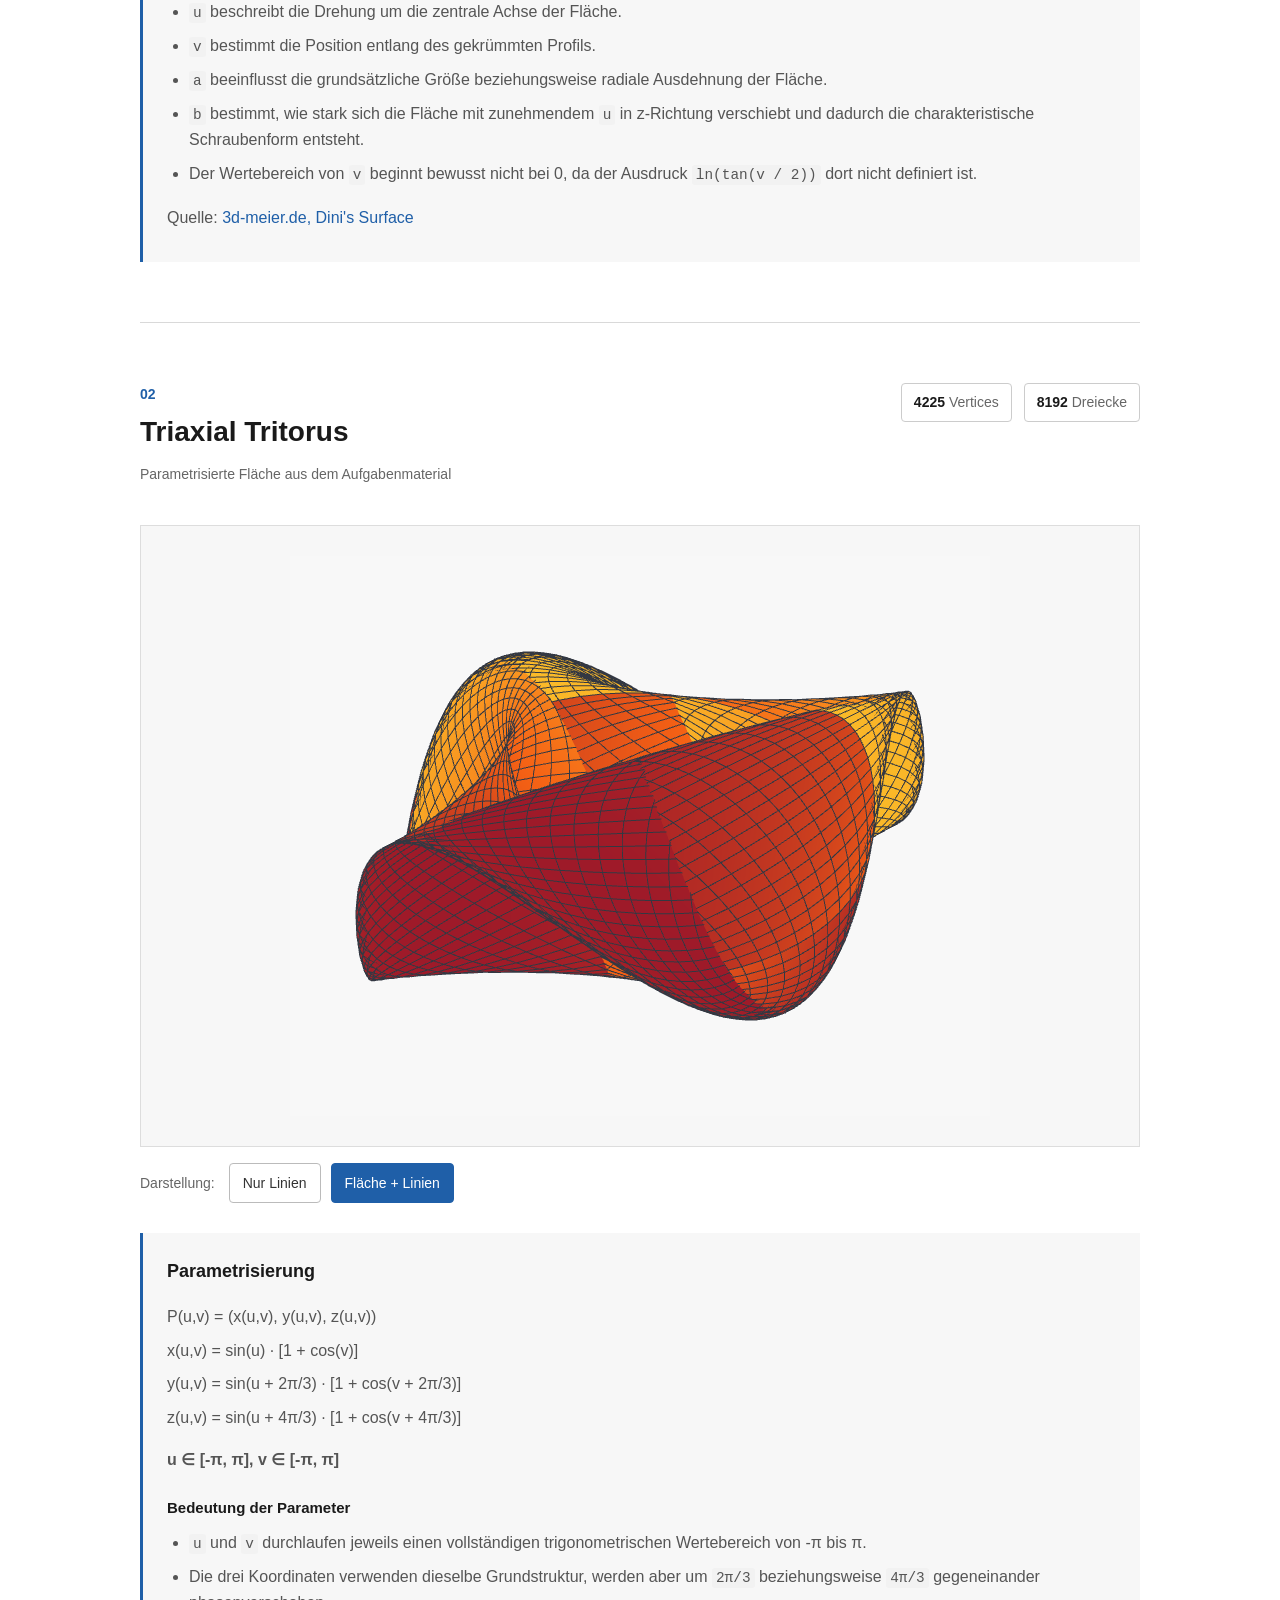
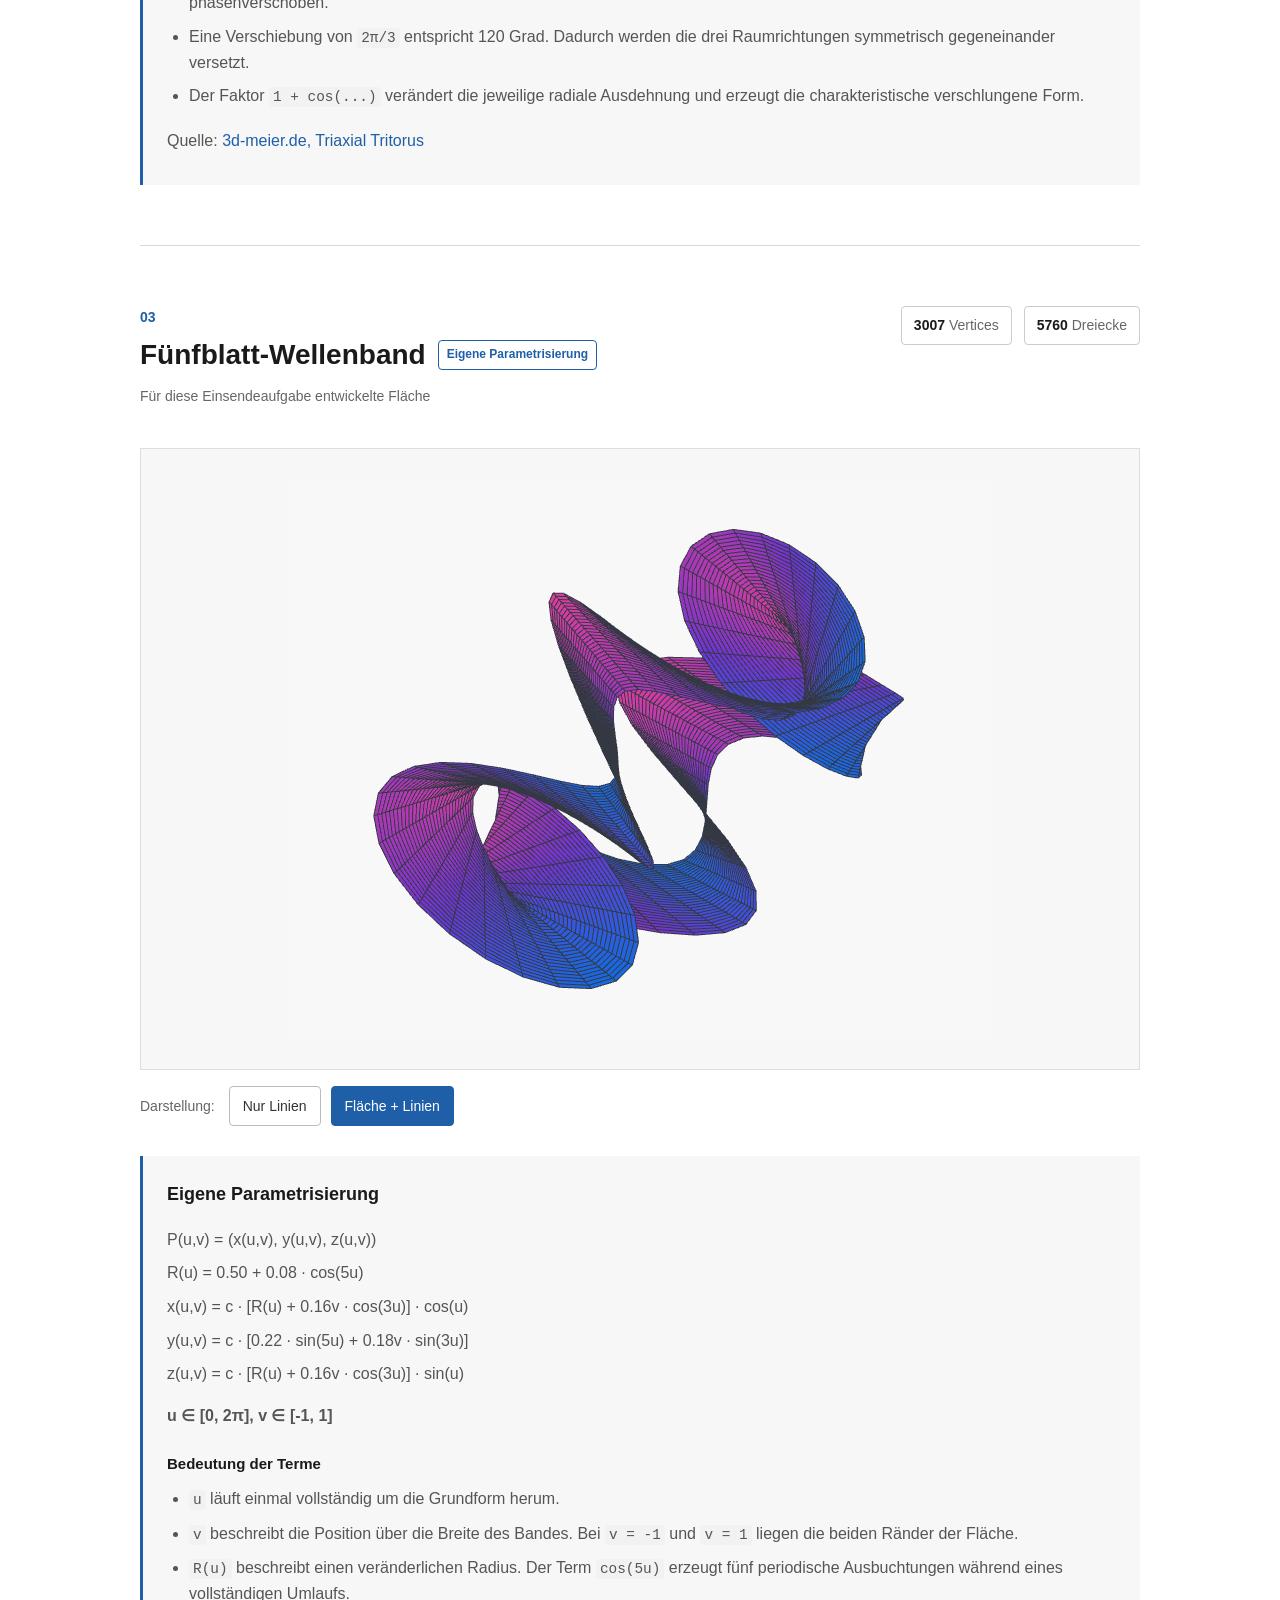
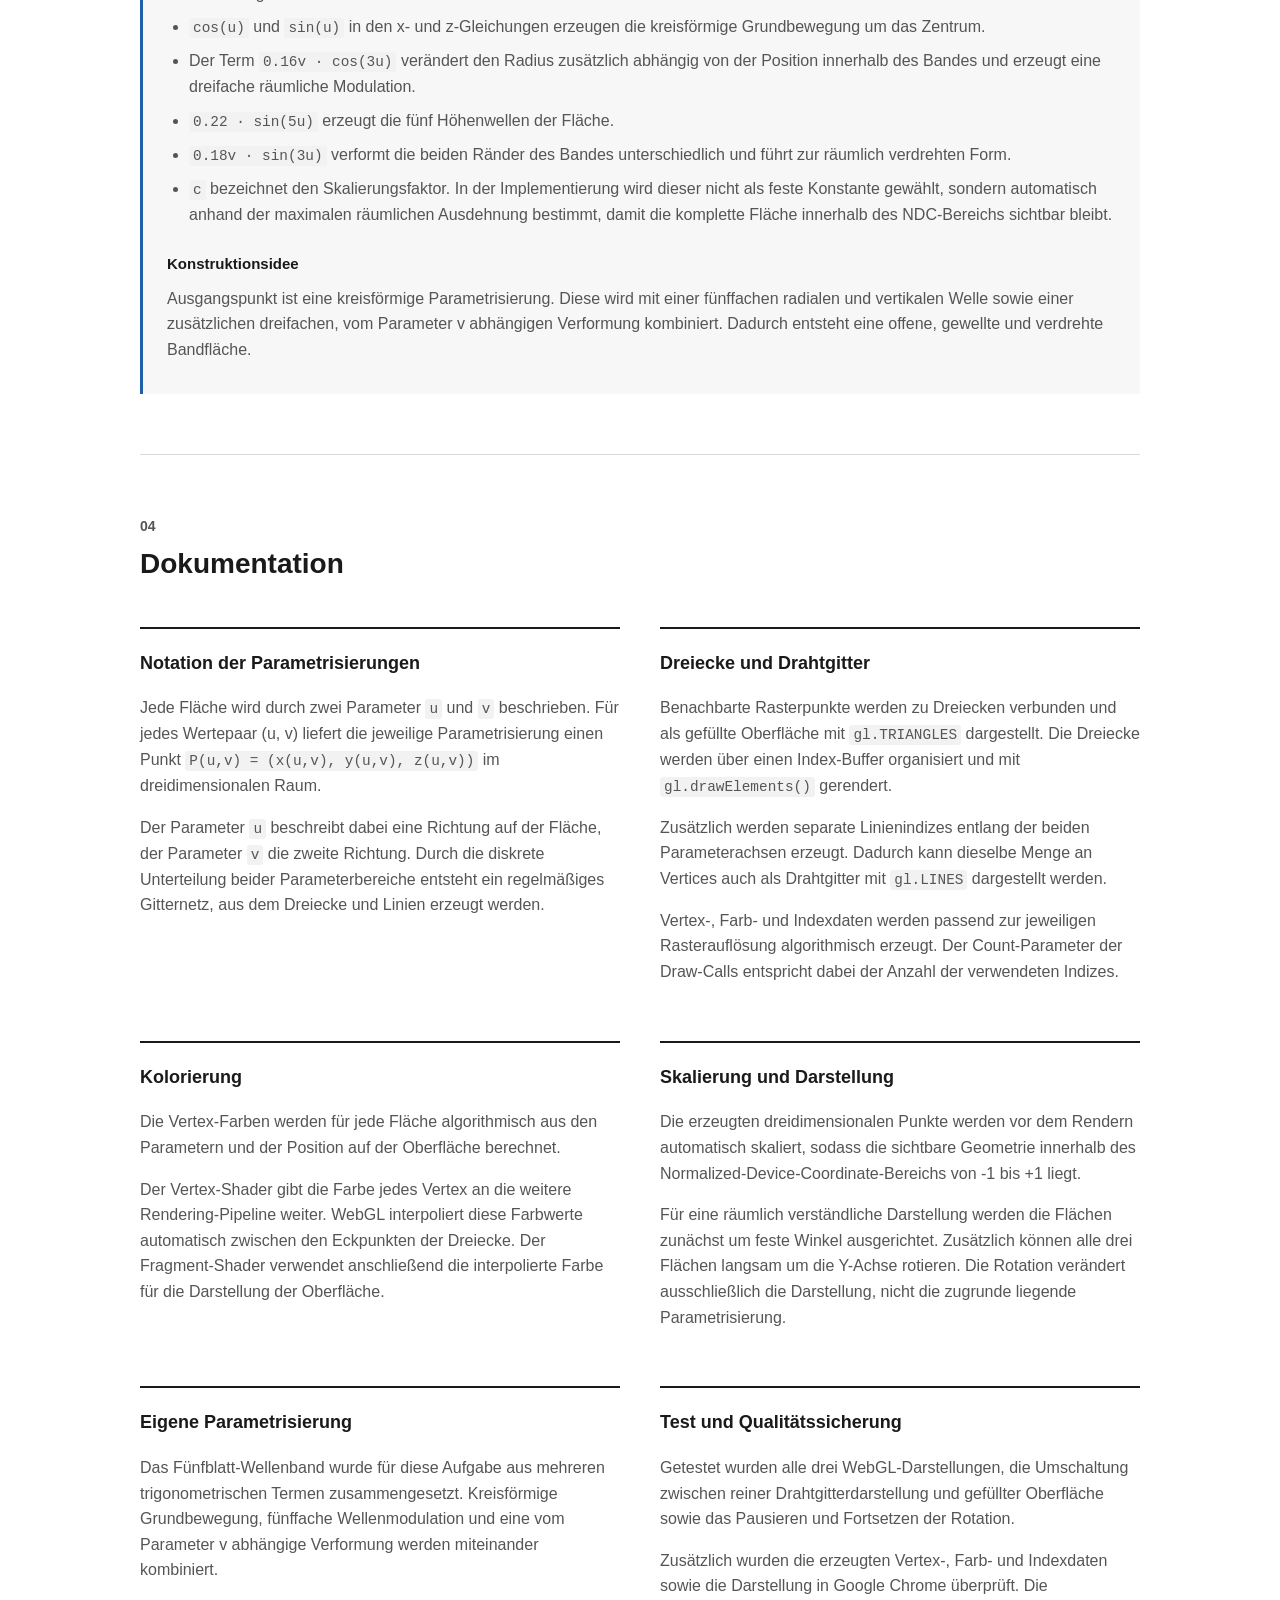
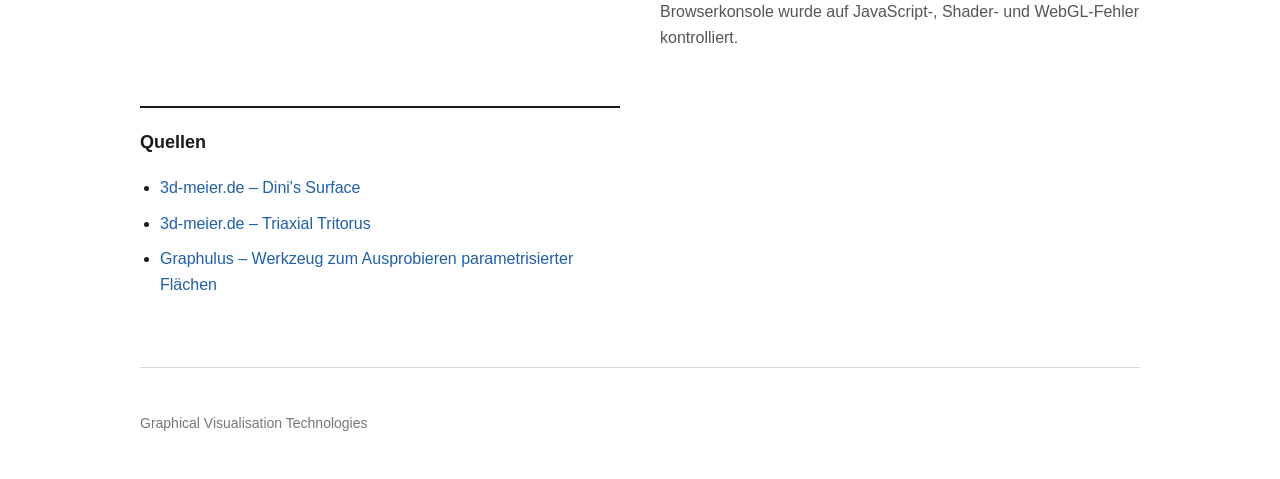
<file: aufgabe-04/index.html>
<!doctype html>
<html lang="de">
  <head>
    <meta charset="UTF-8" />

    <meta name="viewport" content="width=device-width, initial-scale=1.0" />

    <meta
      name="description"
      content="Einsendeaufgabe 04: Parametrisierte Flächen mit WebGL."
    />

    <title>Aufgabe 04 | Parametrisierte Flächen</title>

    <link rel="stylesheet" href="style.css" />

    <script src="app.js" defer></script>
  </head>

  <body>
    <header class="page-header">
      <div class="container">
        <a class="back-link" href="../">
          <span aria-hidden="true">←</span>
          Zur Übersicht
        </a>

        <p class="module-name">Graphical Visualisation Technologies</p>

        <h1>Parametrisierte Flächen</h1>

        <p class="subtitle">Einsendeaufgabe 04</p>
      </div>
    </header>

    <main class="container">
      <!-- ==================================================
             FLÄCHE 1
             ================================================== -->

      <div class="animation-controls">
        <button
          id="rotationButton"
          class="rotation-button"
          type="button"
          aria-pressed="true"
        >
          Rotation pausieren
        </button>

        <p>
          Die Flächen rotieren langsam, damit ihre räumliche Struktur besser
          erkennbar ist.
        </p>
      </div>

      <section class="section">
        <div class="section-header">
          <div>
            <p class="section-number">01</p>

            <h2>Dini-Fläche</h2>

            <p class="surface-type">
              Parametrisierte Fläche aus externer Quelle
            </p>
          </div>

          <div class="surface-stats">
            <span>
              <strong id="diniVertexCount">–</strong>
              Vertices
            </span>

            <span>
              <strong id="diniTriangleCount">–</strong>
              Dreiecke
            </span>
          </div>
        </div>

        <div class="canvas-container">
          <canvas id="diniCanvas" width="700" height="560">
            Dein Browser unterstützt Canvas nicht.
          </canvas>
        </div>

        <div class="view-controls">
          <span class="control-label"> Darstellung: </span>

          <button
            class="view-button"
            type="button"
            data-surface="dini"
            data-mode="wireframe"
          >
            Nur Linien
          </button>

          <button
            class="view-button active"
            type="button"
            data-surface="dini"
            data-mode="combined"
          >
            Fläche + Linien
          </button>
        </div>

        <div class="formula-block">
          <h3>Parametrisierung</h3>

          <p>P(u,v) = (x(u,v), y(u,v), z(u,v))</p>

          <p>x(u,v) = a · cos(u) · sin(v)</p>

          <p>y(u,v) = a · sin(u) · sin(v)</p>

          <p>z(u,v) = a · [cos(v) + ln(tan(v / 2))] + b · u</p>

          <p class="parameter-info">
            u ∈ [0, 4π], v ∈ [0.25, 2.0], a = 1.0, b = 0.2
          </p>

          <h4>Bedeutung der Parameter</h4>

          <ul class="formula-description">
            <li>
              <code>u</code> beschreibt die Drehung um die zentrale Achse der
              Fläche.
            </li>

            <li>
              <code>v</code> bestimmt die Position entlang des gekrümmten
              Profils.
            </li>

            <li>
              <code>a</code> beeinflusst die grundsätzliche Größe
              beziehungsweise radiale Ausdehnung der Fläche.
            </li>

            <li>
              <code>b</code> bestimmt, wie stark sich die Fläche mit zunehmendem
              <code>u</code> in z-Richtung verschiebt und dadurch die
              charakteristische Schraubenform entsteht.
            </li>

            <li>
              Der Wertebereich von <code>v</code> beginnt bewusst nicht bei 0,
              da der Ausdruck <code>ln(tan(v / 2))</code> dort nicht definiert
              ist.
            </li>
          </ul>

          <p>
            Quelle:
            <a
              href="http://www.3d-meier.de/tut3/Seite9.html"
              target="_blank"
              rel="noopener noreferrer"
            >
              3d-meier.de, Dini's Surface
            </a>
          </p>
        </div>
      </section>

      <!-- ==================================================
             FLÄCHE 2
             ================================================== -->

      <section class="section">
        <div class="section-header">
          <div>
            <p class="section-number">02</p>

            <h2>Triaxial Tritorus</h2>

            <p class="surface-type">
              Parametrisierte Fläche aus dem Aufgabenmaterial
            </p>
          </div>

          <div class="surface-stats">
            <span>
              <strong id="tritorusVertexCount">–</strong>
              Vertices
            </span>

            <span>
              <strong id="tritorusTriangleCount">–</strong>
              Dreiecke
            </span>
          </div>
        </div>

        <div class="canvas-container">
          <canvas id="tritorusCanvas" width="700" height="560">
            Dein Browser unterstützt Canvas nicht.
          </canvas>
        </div>

        <div class="view-controls">
          <span class="control-label"> Darstellung: </span>

          <button
            class="view-button"
            type="button"
            data-surface="tritorus"
            data-mode="wireframe"
          >
            Nur Linien
          </button>

          <button
            class="view-button active"
            type="button"
            data-surface="tritorus"
            data-mode="combined"
          >
            Fläche + Linien
          </button>
        </div>

        <div class="formula-block">
          <h3>Parametrisierung</h3>

          <p>P(u,v) = (x(u,v), y(u,v), z(u,v))</p>

          <p>x(u,v) = sin(u) · [1 + cos(v)]</p>

          <p>y(u,v) = sin(u + 2π/3) · [1 + cos(v + 2π/3)]</p>

          <p>z(u,v) = sin(u + 4π/3) · [1 + cos(v + 4π/3)]</p>

          <p class="parameter-info">u ∈ [-π, π], v ∈ [-π, π]</p>

          <h4>Bedeutung der Parameter</h4>

          <ul class="formula-description">
            <li>
              <code>u</code> und <code>v</code> durchlaufen jeweils einen
              vollständigen trigonometrischen Wertebereich von -π bis π.
            </li>

            <li>
              Die drei Koordinaten verwenden dieselbe Grundstruktur, werden aber
              um
              <code>2π/3</code> beziehungsweise <code>4π/3</code> gegeneinander
              phasenverschoben.
            </li>

            <li>
              Eine Verschiebung von <code>2π/3</code> entspricht 120 Grad.
              Dadurch werden die drei Raumrichtungen symmetrisch gegeneinander
              versetzt.
            </li>

            <li>
              Der Faktor <code>1 + cos(...)</code> verändert die jeweilige
              radiale Ausdehnung und erzeugt die charakteristische verschlungene
              Form.
            </li>
          </ul>

          <p>
            Quelle:
            <a
              href="https://www.3d-meier.de/tut3/Seite74.html"
              target="_blank"
              rel="noopener noreferrer"
            >
              3d-meier.de, Triaxial Tritorus
            </a>
          </p>
        </div>
      </section>

      <!-- ==================================================
             EIGENE PARAMETRISIERUNG
             ================================================== -->

      <section class="section">
        <div class="section-header">
          <div>
            <p class="section-number">03</p>

            <div class="own-title">
              <h2>Fünfblatt-Wellenband</h2>

              <span class="own-badge"> Eigene Parametrisierung </span>
            </div>

            <p class="surface-type">
              Für diese Einsendeaufgabe entwickelte Fläche
            </p>
          </div>

          <div class="surface-stats">
            <span>
              <strong id="waveVertexCount">–</strong>
              Vertices
            </span>

            <span>
              <strong id="waveTriangleCount">–</strong>
              Dreiecke
            </span>
          </div>
        </div>

        <div class="canvas-container">
          <canvas id="waveCanvas" width="700" height="560">
            Dein Browser unterstützt Canvas nicht.
          </canvas>
        </div>

        <div class="view-controls">
          <span class="control-label"> Darstellung: </span>

          <button
            class="view-button"
            type="button"
            data-surface="wave"
            data-mode="wireframe"
          >
            Nur Linien
          </button>

          <button
            class="view-button active"
            type="button"
            data-surface="wave"
            data-mode="combined"
          >
            Fläche + Linien
          </button>
        </div>

        <div class="formula-block">
          <h3>Eigene Parametrisierung</h3>

          <p>P(u,v) = (x(u,v), y(u,v), z(u,v))</p>

          <p>R(u) = 0.50 + 0.08 · cos(5u)</p>

          <p>x(u,v) = c · [R(u) + 0.16v · cos(3u)] · cos(u)</p>

          <p>y(u,v) = c · [0.22 · sin(5u) + 0.18v · sin(3u)]</p>

          <p>z(u,v) = c · [R(u) + 0.16v · cos(3u)] · sin(u)</p>

          <p class="parameter-info">u ∈ [0, 2π], v ∈ [-1, 1]</p>

          <h4>Bedeutung der Terme</h4>

          <ul class="formula-description">
            <li>
              <code>u</code> läuft einmal vollständig um die Grundform herum.
            </li>

            <li>
              <code>v</code> beschreibt die Position über die Breite des Bandes.
              Bei <code>v = -1</code> und <code>v = 1</code> liegen die beiden
              Ränder der Fläche.
            </li>

            <li>
              <code>R(u)</code> beschreibt einen veränderlichen Radius. Der Term
              <code>cos(5u)</code> erzeugt fünf periodische Ausbuchtungen
              während eines vollständigen Umlaufs.
            </li>

            <li>
              <code>cos(u)</code> und <code>sin(u)</code> in den x- und
              z-Gleichungen erzeugen die kreisförmige Grundbewegung um das
              Zentrum.
            </li>

            <li>
              Der Term <code>0.16v · cos(3u)</code> verändert den Radius
              zusätzlich abhängig von der Position innerhalb des Bandes und
              erzeugt eine dreifache räumliche Modulation.
            </li>

            <li>
              <code>0.22 · sin(5u)</code> erzeugt die fünf Höhenwellen der
              Fläche.
            </li>

            <li>
              <code>0.18v · sin(3u)</code> verformt die beiden Ränder des Bandes
              unterschiedlich und führt zur räumlich verdrehten Form.
            </li>

            <li>
              <code>c</code> bezeichnet den Skalierungsfaktor. In der
              Implementierung wird dieser nicht als feste Konstante gewählt,
              sondern automatisch anhand der maximalen räumlichen Ausdehnung
              bestimmt, damit die komplette Fläche innerhalb des NDC-Bereichs
              sichtbar bleibt.
            </li>
          </ul>

          <h4>Konstruktionsidee</h4>

          <p>
            Ausgangspunkt ist eine kreisförmige Parametrisierung. Diese wird mit
            einer fünffachen radialen und vertikalen Welle sowie einer
            zusätzlichen dreifachen, vom Parameter v abhängigen Verformung
            kombiniert. Dadurch entsteht eine offene, gewellte und verdrehte
            Bandfläche.
          </p>
        </div>
      </section>

      <!-- ==================================================
             DOKUMENTATION
             ================================================== -->

      <section class="section documentation">
        <div class="section-header">
          <div>
            <p class="section-number">04</p>

            <h2>Dokumentation</h2>
          </div>
        </div>

        <div class="documentation-grid">
          <article>
            <h3>Notation der Parametrisierungen</h3>

            <p>
              Jede Fläche wird durch zwei Parameter
              <code>u</code> und <code>v</code> beschrieben. Für jedes Wertepaar
              (u, v) liefert die jeweilige Parametrisierung einen Punkt
              <code>P(u,v) = (x(u,v), y(u,v), z(u,v))</code>
              im dreidimensionalen Raum.
            </p>

            <p>
              Der Parameter <code>u</code> beschreibt dabei eine Richtung auf
              der Fläche, der Parameter <code>v</code> die zweite Richtung.
              Durch die diskrete Unterteilung beider Parameterbereiche entsteht
              ein regelmäßiges Gitternetz, aus dem Dreiecke und Linien erzeugt
              werden.
            </p>
          </article>

          <article>
            <h3>Dreiecke und Drahtgitter</h3>

            <p>
              Benachbarte Rasterpunkte werden zu Dreiecken verbunden und als
              gefüllte Oberfläche mit <code>gl.TRIANGLES</code> dargestellt. Die
              Dreiecke werden über einen Index-Buffer organisiert und mit
              <code>gl.drawElements()</code> gerendert.
            </p>

            <p>
              Zusätzlich werden separate Linienindizes entlang der beiden
              Parameterachsen erzeugt. Dadurch kann dieselbe Menge an Vertices
              auch als Drahtgitter mit <code>gl.LINES</code> dargestellt werden.
            </p>

            <p>
              Vertex-, Farb- und Indexdaten werden passend zur jeweiligen
              Rasterauflösung algorithmisch erzeugt. Der Count-Parameter der
              Draw-Calls entspricht dabei der Anzahl der verwendeten Indizes.
            </p>
          </article>

          <article>
            <h3>Kolorierung</h3>

            <p>
              Die Vertex-Farben werden für jede Fläche algorithmisch aus den
              Parametern und der Position auf der Oberfläche berechnet.
            </p>

            <p>
              Der Vertex-Shader gibt die Farbe jedes Vertex an die weitere
              Rendering-Pipeline weiter. WebGL interpoliert diese Farbwerte
              automatisch zwischen den Eckpunkten der Dreiecke. Der
              Fragment-Shader verwendet anschließend die interpolierte Farbe für
              die Darstellung der Oberfläche.
            </p>
          </article>

          <article>
            <h3>Skalierung und Darstellung</h3>

            <p>
              Die erzeugten dreidimensionalen Punkte werden vor dem Rendern
              automatisch skaliert, sodass die sichtbare Geometrie innerhalb des
              Normalized-Device-Coordinate-Bereichs von -1 bis +1 liegt.
            </p>

            <p>
              Für eine räumlich verständliche Darstellung werden die Flächen
              zunächst um feste Winkel ausgerichtet. Zusätzlich können alle drei
              Flächen langsam um die Y-Achse rotieren. Die Rotation verändert
              ausschließlich die Darstellung, nicht die zugrunde liegende
              Parametrisierung.
            </p>
          </article>

          <article>
            <h3>Eigene Parametrisierung</h3>

            <p>
              Das Fünfblatt-Wellenband wurde für diese Aufgabe aus mehreren
              trigonometrischen Termen zusammengesetzt. Kreisförmige
              Grundbewegung, fünffache Wellenmodulation und eine vom Parameter v
              abhängige Verformung werden miteinander kombiniert.
            </p>
          </article>

          <article>
            <h3>Test und Qualitätssicherung</h3>

            <p>
              Getestet wurden alle drei WebGL-Darstellungen, die Umschaltung
              zwischen reiner Drahtgitterdarstellung und gefüllter Oberfläche
              sowie das Pausieren und Fortsetzen der Rotation.
            </p>

            <p>
              Zusätzlich wurden die erzeugten Vertex-, Farb- und Indexdaten
              sowie die Darstellung in Google Chrome überprüft. Die
              Browserkonsole wurde auf JavaScript-, Shader- und WebGL-Fehler
              kontrolliert.
            </p>
          </article>

          <article>
            <h3>Quellen</h3>

            <ul class="source-list">
              <li>
                <a
                  href="http://www.3d-meier.de/tut3/Seite9.html"
                  target="_blank"
                  rel="noopener noreferrer"
                >
                  3d-meier.de – Dini's Surface
                </a>
              </li>

              <li>
                <a
                  href="https://www.3d-meier.de/tut3/Seite74.html"
                  target="_blank"
                  rel="noopener noreferrer"
                >
                  3d-meier.de – Triaxial Tritorus
                </a>
              </li>

              <li>
                <a
                  href="https://stemkoski.github.io/Three.js/Graphulus-Surface.html"
                  target="_blank"
                  rel="noopener noreferrer"
                >
                  Graphulus – Werkzeug zum Ausprobieren parametrisierter Flächen
                </a>
              </li>
            </ul>
          </article>
        </div>
      </section>
    </main>

    <footer class="page-footer">
      <div class="container">
        <p>Graphical Visualisation Technologies</p>
      </div>
    </footer>
  </body>
</html>
</file>
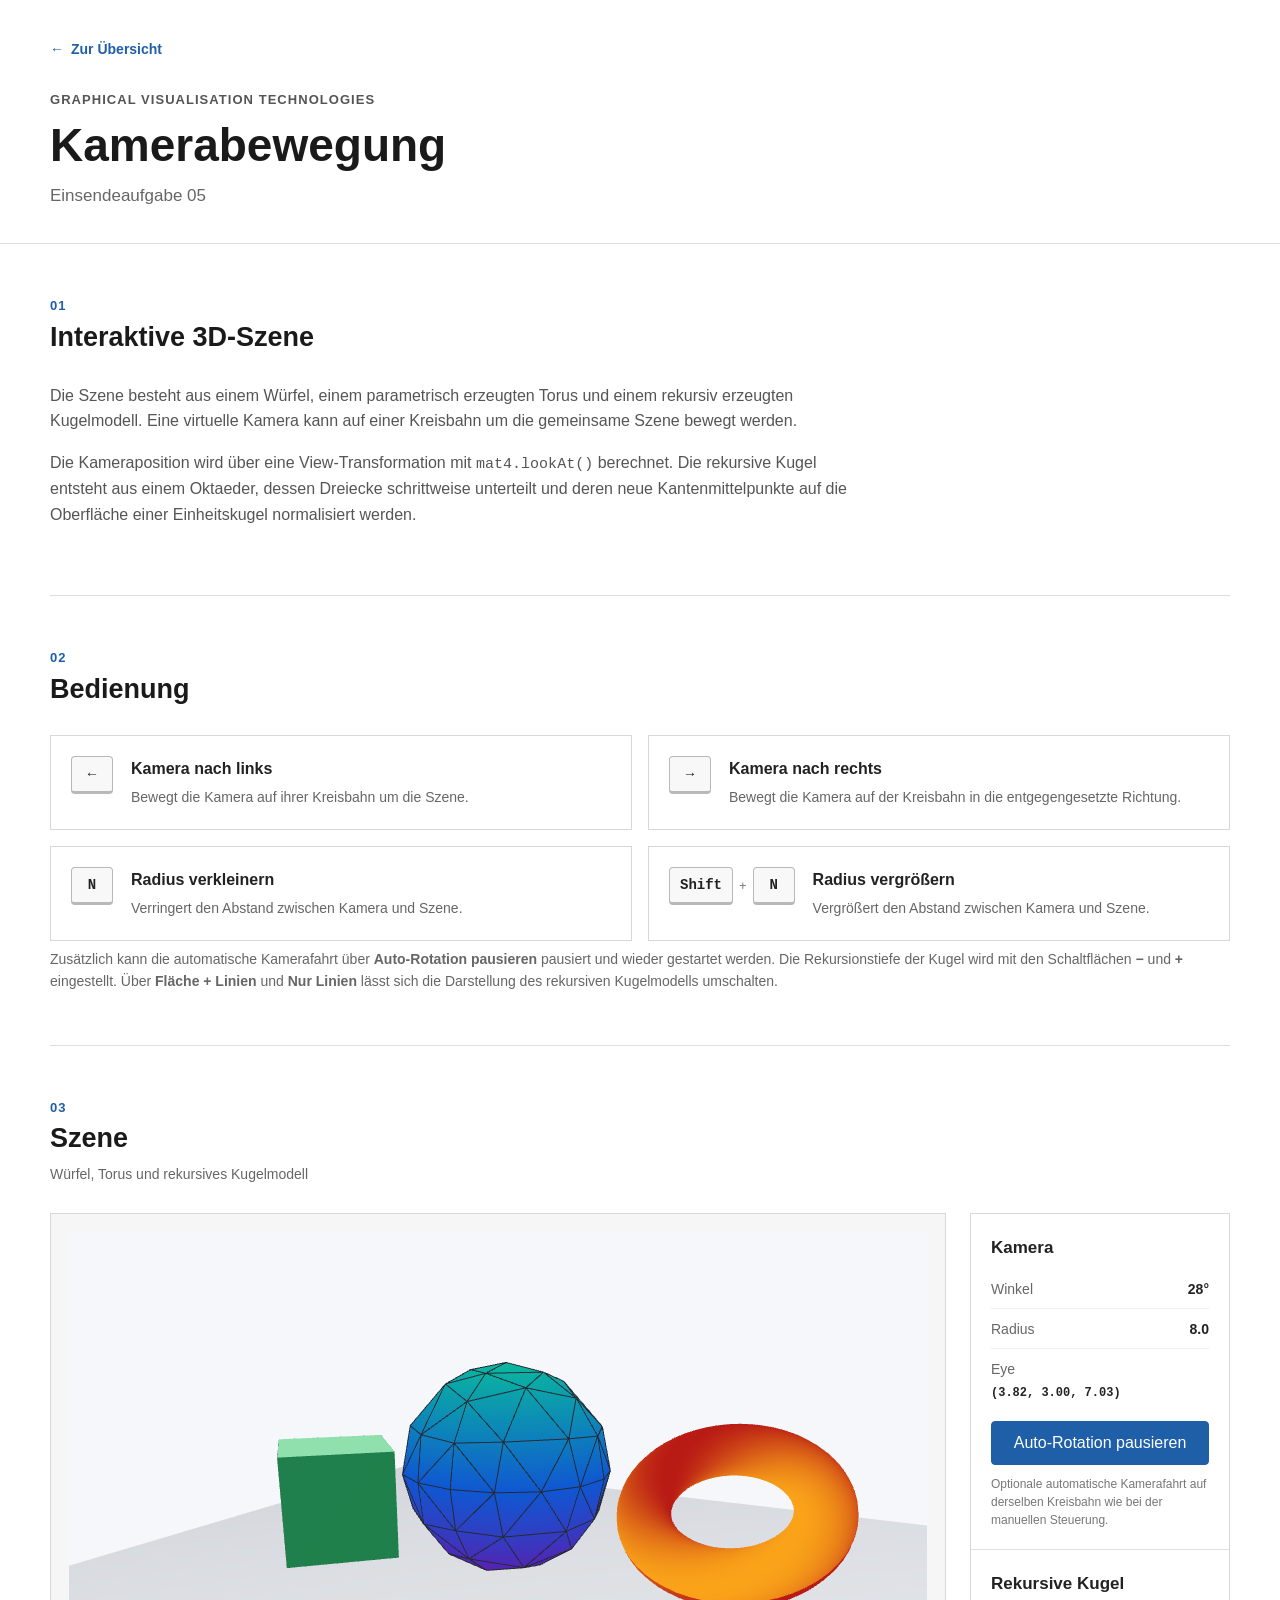
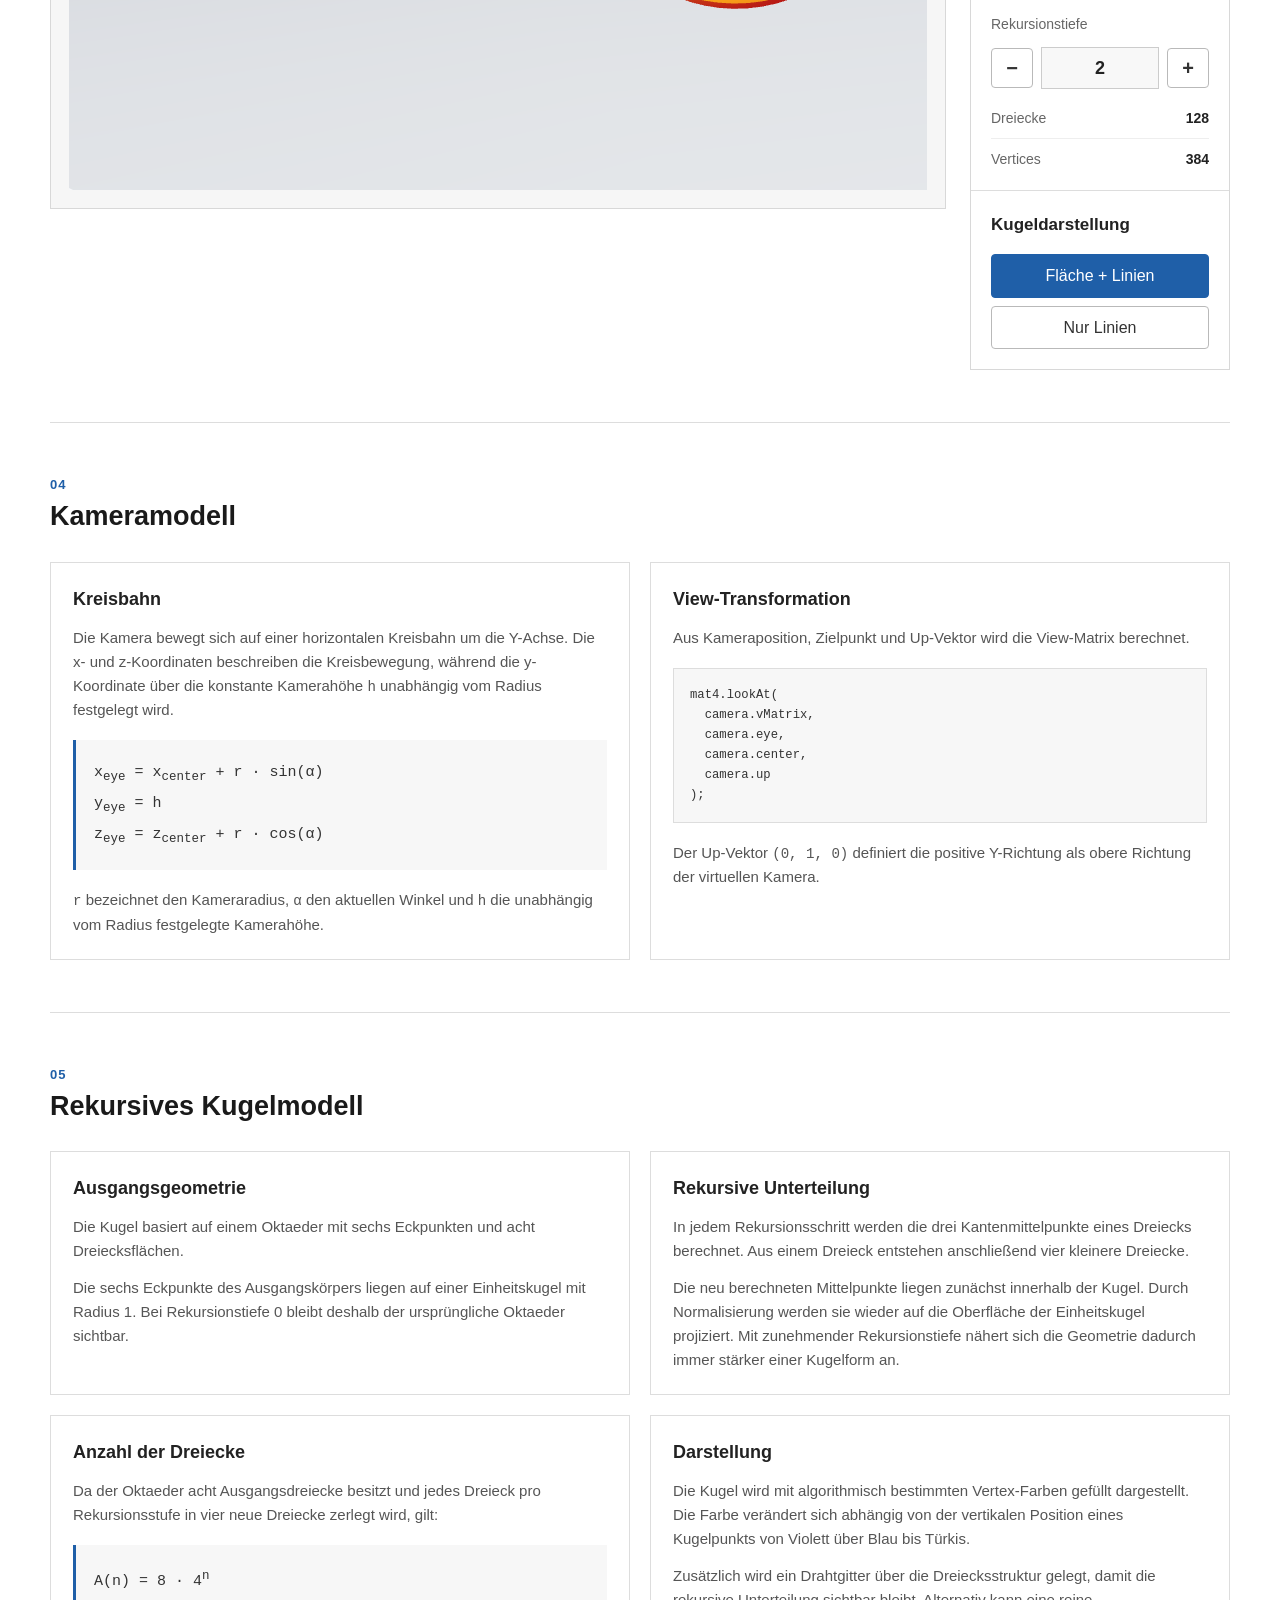
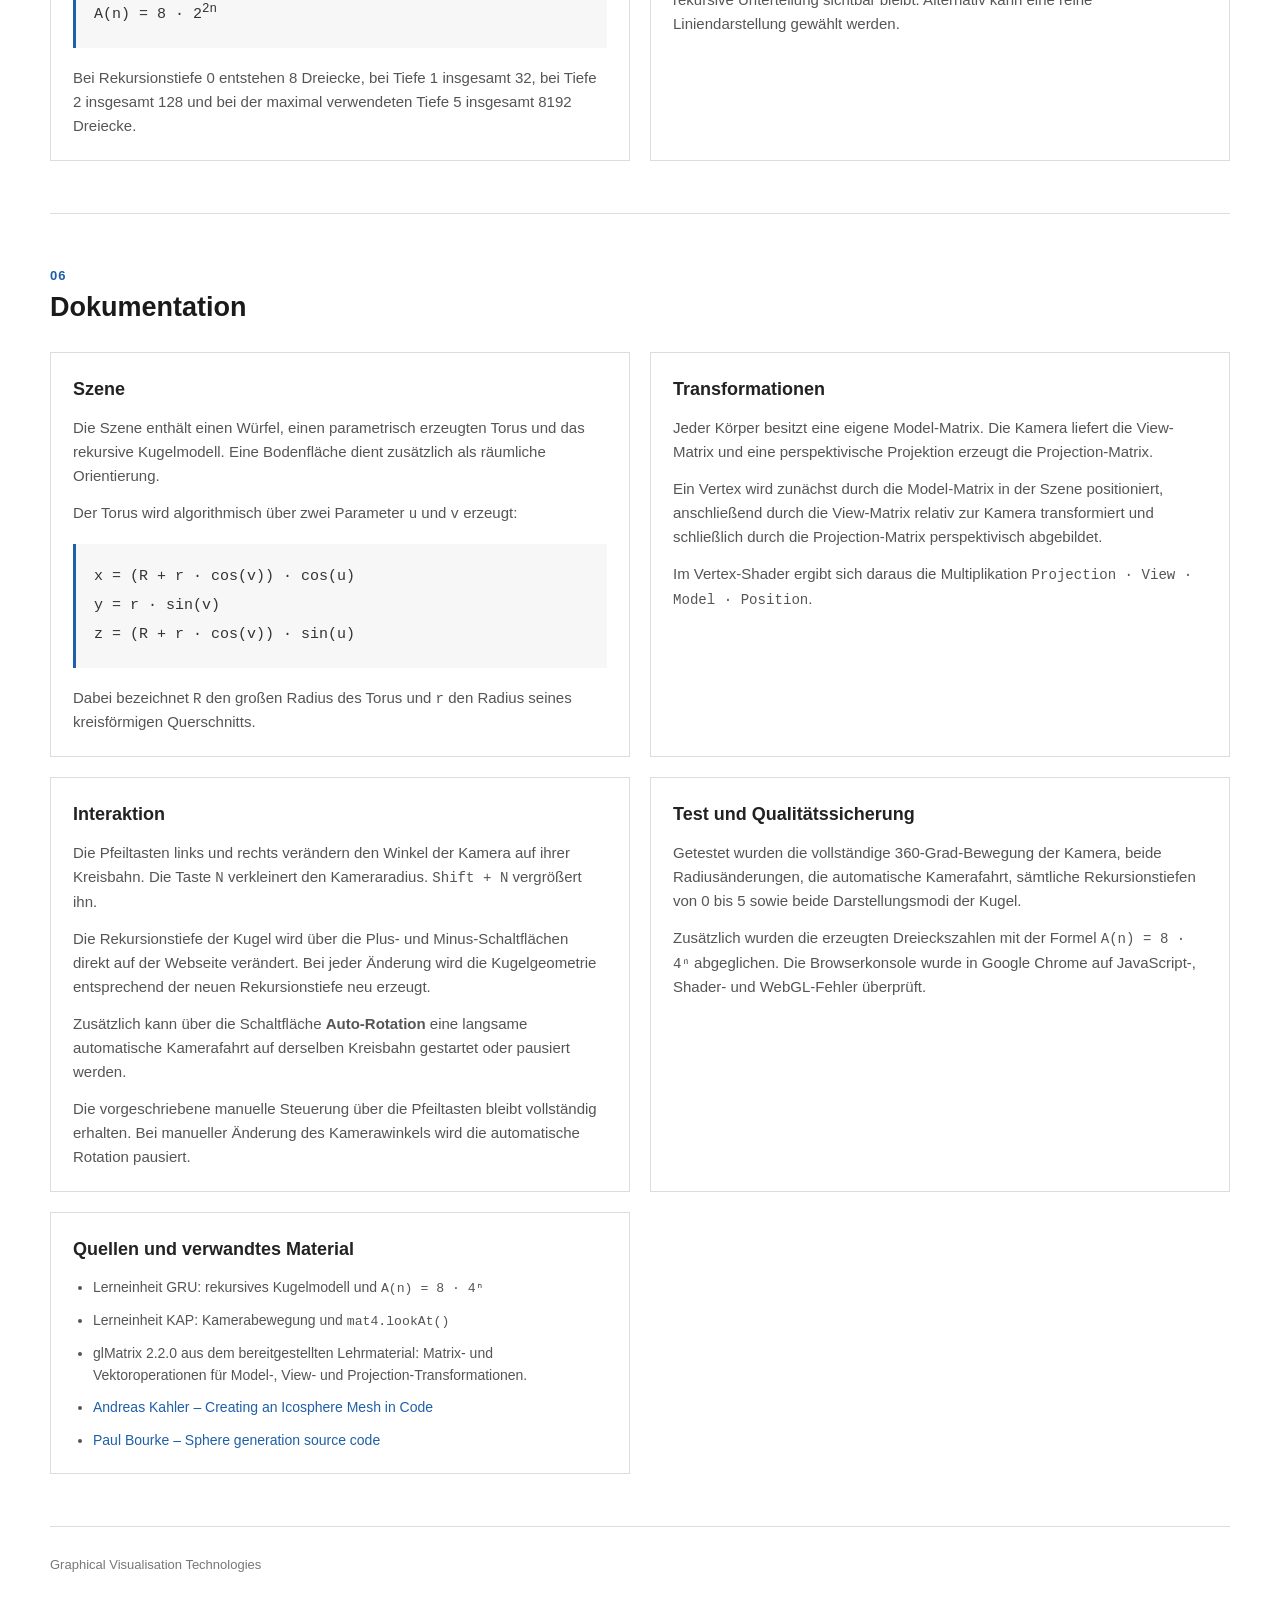
<file: aufgabe-05/index.html>
<!doctype html>

<html lang="de">
  <head>
    <meta charset="UTF-8" />

    <meta name="viewport" content="width=device-width, initial-scale=1.0" />

    <meta
      name="description"
      content="Einsendeaufgabe 05: Kamerabewegung und rekursives Kugelmodell mit WebGL."
    />

    <title>Aufgabe 05 | Kamerabewegung</title>

    <link rel="stylesheet" href="style.css" />

    <script src="../ext/gl-matrix.js" defer></script>

    <script src="app.js" defer></script>
  </head>

  <body>
    <header class="page-header">
      <div class="container">
        <a class="back-link" href="../">
          <span aria-hidden="true">←</span>
          Zur Übersicht
        </a>

        <p class="module-name">Graphical Visualisation Technologies</p>

        <h1>Kamerabewegung</h1>

        <p class="subtitle">Einsendeaufgabe 05</p>
      </div>
    </header>

    <main class="container">
      <!-- ==================================================
         AUFGABENBESCHREIBUNG
         ================================================== -->

      <section class="section introduction">
        <div class="section-header">
          <div>
            <p class="section-number">01</p>

            <h2>Interaktive 3D-Szene</h2>
          </div>
        </div>

        <p>
          Die Szene besteht aus einem Würfel, einem parametrisch erzeugten Torus
          und einem rekursiv erzeugten Kugelmodell. Eine virtuelle Kamera kann
          auf einer Kreisbahn um die gemeinsame Szene bewegt werden.
        </p>

        <p>
          Die Kameraposition wird über eine View-Transformation mit
          <code>mat4.lookAt()</code> berechnet. Die rekursive Kugel entsteht aus
          einem Oktaeder, dessen Dreiecke schrittweise unterteilt und deren neue
          Kantenmittelpunkte auf die Oberfläche einer Einheitskugel normalisiert
          werden.
        </p>
      </section>

      <!-- ==================================================
         BEDIENUNG
         ================================================== -->

      <section class="section">
        <div class="section-header">
          <div>
            <p class="section-number">02</p>

            <h2>Bedienung</h2>
          </div>
        </div>

        <div class="interaction-grid">
          <article class="interaction-card">
            <kbd>←</kbd>

            <div>
              <strong> Kamera nach links </strong>

              <p>Bewegt die Kamera auf ihrer Kreisbahn um die Szene.</p>
            </div>
          </article>

          <article class="interaction-card">
            <kbd>→</kbd>

            <div>
              <strong> Kamera nach rechts </strong>

              <p>
                Bewegt die Kamera auf der Kreisbahn in die entgegengesetzte
                Richtung.
              </p>
            </div>
          </article>

          <article class="interaction-card">
            <kbd>N</kbd>

            <div>
              <strong> Radius verkleinern </strong>

              <p>Verringert den Abstand zwischen Kamera und Szene.</p>
            </div>
          </article>

          <article class="interaction-card">
            <div class="key-combination">
              <kbd>Shift</kbd>

              <span> + </span>

              <kbd>N</kbd>
            </div>

            <div>
              <strong> Radius vergrößern </strong>

              <p>Vergrößert den Abstand zwischen Kamera und Szene.</p>
            </div>
          </article>
        </div>

        <p class="section-description">
          Zusätzlich kann die automatische Kamerafahrt über
          <strong>Auto-Rotation pausieren</strong> pausiert und wieder gestartet
          werden. Die Rekursionstiefe der Kugel wird mit den Schaltflächen
          <strong>−</strong> und <strong>+</strong> eingestellt. Über
          <strong>Fläche + Linien</strong> und <strong>Nur Linien</strong> lässt
          sich die Darstellung des rekursiven Kugelmodells umschalten.
        </p>
      </section>

      <!-- ==================================================
         WEBGL-SZENE
         ================================================== -->

      <section class="section">
        <div class="section-header">
          <div>
            <p class="section-number">03</p>

            <h2>Szene</h2>

            <p class="section-description">
              Würfel, Torus und rekursives Kugelmodell
            </p>
          </div>
        </div>

        <div class="scene-layout">
          <div class="canvas-container">
            <canvas id="sceneCanvas" width="1000" height="650">
              Dein Browser unterstützt Canvas nicht.
            </canvas>
          </div>

          <aside class="control-panel">
            <!-- Kamera -->

            <section class="control-group">
              <h3>Kamera</h3>

              <div class="status-list">
                <div class="status-row">
                  <span> Winkel </span>

                  <strong id="cameraAngle"> 0° </strong>
                </div>

                <div class="status-row">
                  <span> Radius </span>

                  <strong id="cameraDistance"> 8.0 </strong>
                </div>

                <div class="status-row status-row-vector">
                  <span> Eye </span>

                  <strong id="cameraEye"> (0.00, 3.00, 8.00) </strong>
                </div>
              </div>

              <button
                id="toggleAutoRotation"
                class="control-button auto-rotation-button"
                type="button"
                aria-pressed="false"
              >
                Auto-Rotation starten
              </button>

              <p class="auto-rotation-info">
                Optionale automatische Kamerafahrt auf derselben Kreisbahn wie
                bei der manuellen Steuerung.
              </p>
            </section>

            <!-- Rekursion -->

            <section class="control-group">
              <h3>Rekursive Kugel</h3>

              <p class="control-description">Rekursionstiefe</p>

              <div class="recursion-control">
                <button
                  id="decreaseRecursion"
                  class="control-button square-button"
                  type="button"
                  aria-label="Rekursionstiefe verringern"
                >
                  −
                </button>

                <output
                  id="recursionDepth"
                  class="recursion-value"
                  aria-live="polite"
                >
                  2
                </output>

                <button
                  id="increaseRecursion"
                  class="control-button square-button"
                  type="button"
                  aria-label="Rekursionstiefe erhöhen"
                >
                  +
                </button>
              </div>

              <div class="status-list recursion-stats">
                <div class="status-row">
                  <span> Dreiecke </span>

                  <strong id="sphereTriangleCount"> 128 </strong>
                </div>

                <div class="status-row">
                  <span> Vertices </span>

                  <strong id="sphereVertexCount"> 384 </strong>
                </div>
              </div>
            </section>

            <!-- Darstellungsmodus -->

            <section class="control-group">
              <h3>Kugeldarstellung</h3>

              <div class="mode-buttons">
                <button
                  class="control-button mode-button"
                  type="button"
                  data-mode="combined"
                >
                  Fläche + Linien
                </button>

                <button
                  class="control-button mode-button"
                  type="button"
                  data-mode="wireframe"
                >
                  Nur Linien
                </button>
              </div>
            </section>
          </aside>
        </div>
      </section>

      <!-- ==================================================
         KAMERAMODELL
         ================================================== -->

      <section class="section">
        <div class="section-header">
          <div>
            <p class="section-number">04</p>

            <h2>Kameramodell</h2>
          </div>
        </div>

        <div class="documentation-grid">
          <article>
            <h3>Kreisbahn</h3>

            <p>
              Die Kamera bewegt sich auf einer horizontalen Kreisbahn um die
              Y-Achse. Die x- und z-Koordinaten beschreiben die Kreisbewegung,
              während die y-Koordinate über die konstante Kamerahöhe
              <code>h</code> unabhängig vom Radius festgelegt wird.
            </p>

            <div class="formula-block">
              <p>x<sub>eye</sub> = x<sub>center</sub> + r · sin(α)</p>

              <p>y<sub>eye</sub> = h</p>

              <p>z<sub>eye</sub> = z<sub>center</sub> + r · cos(α)</p>
            </div>

            <p>
              <code>r</code> bezeichnet den Kameraradius, <code>α</code> den
              aktuellen Winkel und <code>h</code> die unabhängig vom Radius
              festgelegte Kamerahöhe.
            </p>
          </article>

          <article>
            <h3>View-Transformation</h3>

            <p>
              Aus Kameraposition, Zielpunkt und Up-Vektor wird die View-Matrix
              berechnet.
            </p>

            <pre><code>mat4.lookAt(
  camera.vMatrix,
  camera.eye,
  camera.center,
  camera.up
);</code></pre>

            <p>
              Der Up-Vektor <code>(0, 1, 0)</code> definiert die positive
              Y-Richtung als obere Richtung der virtuellen Kamera.
            </p>
          </article>
        </div>
      </section>

      <!-- ==================================================
         REKURSIVES KUGELMODELL
         ================================================== -->

      <section class="section">
        <div class="section-header">
          <div>
            <p class="section-number">05</p>

            <h2>Rekursives Kugelmodell</h2>
          </div>
        </div>

        <div class="documentation-grid">
          <article>
            <h3>Ausgangsgeometrie</h3>

            <p>
              Die Kugel basiert auf einem Oktaeder mit sechs Eckpunkten und acht
              Dreiecksflächen.
            </p>

            <p>
              Die sechs Eckpunkte des Ausgangskörpers liegen auf einer
              Einheitskugel mit Radius 1. Bei Rekursionstiefe 0 bleibt deshalb
              der ursprüngliche Oktaeder sichtbar.
            </p>
          </article>

          <article>
            <h3>Rekursive Unterteilung</h3>

            <p>
              In jedem Rekursionsschritt werden die drei Kantenmittelpunkte
              eines Dreiecks berechnet. Aus einem Dreieck entstehen anschließend
              vier kleinere Dreiecke.
            </p>

            <p>
              Die neu berechneten Mittelpunkte liegen zunächst innerhalb der
              Kugel. Durch Normalisierung werden sie wieder auf die Oberfläche
              der Einheitskugel projiziert. Mit zunehmender Rekursionstiefe
              nähert sich die Geometrie dadurch immer stärker einer Kugelform
              an.
            </p>
          </article>

          <article>
            <h3>Anzahl der Dreiecke</h3>

            <p>
              Da der Oktaeder acht Ausgangsdreiecke besitzt und jedes Dreieck
              pro Rekursionsstufe in vier neue Dreiecke zerlegt wird, gilt:
            </p>

            <div class="formula-block">
              <p>A(n) = 8 · 4<sup>n</sup></p>

              <p>A(n) = 8 · 2<sup>2n</sup></p>
            </div>

            <p>
              Bei Rekursionstiefe 0 entstehen 8 Dreiecke, bei Tiefe 1 insgesamt
              32, bei Tiefe 2 insgesamt 128 und bei der maximal verwendeten
              Tiefe 5 insgesamt 8192 Dreiecke.
            </p>
          </article>

          <article>
            <h3>Darstellung</h3>

            <p>
              Die Kugel wird mit algorithmisch bestimmten Vertex-Farben gefüllt
              dargestellt. Die Farbe verändert sich abhängig von der vertikalen
              Position eines Kugelpunkts von Violett über Blau bis Türkis.
            </p>

            <p>
              Zusätzlich wird ein Drahtgitter über die Dreiecksstruktur gelegt,
              damit die rekursive Unterteilung sichtbar bleibt. Alternativ kann
              eine reine Liniendarstellung gewählt werden.
            </p>
          </article>
        </div>
      </section>

      <!-- ==================================================
         TECHNISCHE UMSETZUNG
         ================================================== -->

      <section class="section documentation">
        <div class="section-header">
          <div>
            <p class="section-number">06</p>

            <h2>Dokumentation</h2>
          </div>
        </div>

        <div class="documentation-grid">
          <article>
            <h3>Szene</h3>

            <p>
              Die Szene enthält einen Würfel, einen parametrisch erzeugten Torus
              und das rekursive Kugelmodell. Eine Bodenfläche dient zusätzlich
              als räumliche Orientierung.
            </p>

            <p>
              Der Torus wird algorithmisch über zwei Parameter
              <code>u</code> und <code>v</code> erzeugt:
            </p>

            <div class="formula-block">
              <p>x = (R + r · cos(v)) · cos(u)</p>

              <p>y = r · sin(v)</p>

              <p>z = (R + r · cos(v)) · sin(u)</p>
            </div>

            <p>
              Dabei bezeichnet <code>R</code> den großen Radius des Torus und
              <code>r</code> den Radius seines kreisförmigen Querschnitts.
            </p>
          </article>

          <article>
            <h3>Transformationen</h3>

            <p>
              Jeder Körper besitzt eine eigene Model-Matrix. Die Kamera liefert
              die View-Matrix und eine perspektivische Projektion erzeugt die
              Projection-Matrix.
            </p>

            <p>
              Ein Vertex wird zunächst durch die Model-Matrix in der Szene
              positioniert, anschließend durch die View-Matrix relativ zur
              Kamera transformiert und schließlich durch die Projection-Matrix
              perspektivisch abgebildet.
            </p>

            <p>
              Im Vertex-Shader ergibt sich daraus die Multiplikation
              <code>Projection · View · Model · Position</code>.
            </p>
          </article>

          <article>
            <h3>Interaktion</h3>

            <p>
              Die Pfeiltasten links und rechts verändern den Winkel der Kamera
              auf ihrer Kreisbahn. Die Taste
              <code>N</code> verkleinert den Kameraradius.
              <code>Shift + N</code> vergrößert ihn.
            </p>

            <p>
              Die Rekursionstiefe der Kugel wird über die Plus- und
              Minus-Schaltflächen direkt auf der Webseite verändert. Bei jeder
              Änderung wird die Kugelgeometrie entsprechend der neuen
              Rekursionstiefe neu erzeugt.
            </p>

            <p>
              Zusätzlich kann über die Schaltfläche
              <strong>Auto-Rotation</strong> eine langsame automatische
              Kamerafahrt auf derselben Kreisbahn gestartet oder pausiert
              werden.
            </p>

            <p>
              Die vorgeschriebene manuelle Steuerung über die Pfeiltasten bleibt
              vollständig erhalten. Bei manueller Änderung des Kamerawinkels
              wird die automatische Rotation pausiert.
            </p>
          </article>

          <article>
            <h3>Test und Qualitätssicherung</h3>

            <p>
              Getestet wurden die vollständige 360-Grad-Bewegung der Kamera,
              beide Radiusänderungen, die automatische Kamerafahrt, sämtliche
              Rekursionstiefen von 0 bis 5 sowie beide Darstellungsmodi der
              Kugel.
            </p>

            <p>
              Zusätzlich wurden die erzeugten Dreieckszahlen mit der Formel
              <code>A(n) = 8 · 4ⁿ</code> abgeglichen. Die Browserkonsole wurde
              in Google Chrome auf JavaScript-, Shader- und WebGL-Fehler
              überprüft.
            </p>
          </article>

          <article>
            <h3>Quellen und verwandtes Material</h3>

            <ul class="source-list">
              <li>
                Lerneinheit GRU: rekursives Kugelmodell und
                <code>A(n) = 8 · 4ⁿ</code>
              </li>

              <li>
                Lerneinheit KAP: Kamerabewegung und
                <code>mat4.lookAt()</code>
              </li>

              <li>
                glMatrix 2.2.0 aus dem bereitgestellten Lehrmaterial: Matrix-
                und Vektoroperationen für Model-, View- und
                Projection-Transformationen.
              </li>

              <li>
                <a
                  href="http://blog.andreaskahler.com/2009/06/creating-icosphere-mesh-in-code.html"
                  target="_blank"
                  rel="noopener noreferrer"
                >
                  Andreas Kahler – Creating an Icosphere Mesh in Code
                </a>
              </li>

              <li>
                <a
                  href="http://paulbourke.net/geometry/circlesphere/csource3.c"
                  target="_blank"
                  rel="noopener noreferrer"
                >
                  Paul Bourke – Sphere generation source code
                </a>
              </li>
            </ul>
          </article>
        </div>
      </section>
    </main>

    <footer class="page-footer">
      <div class="container">
        <p>Graphical Visualisation Technologies</p>
      </div>
    </footer>
  </body>
</html>
</file>
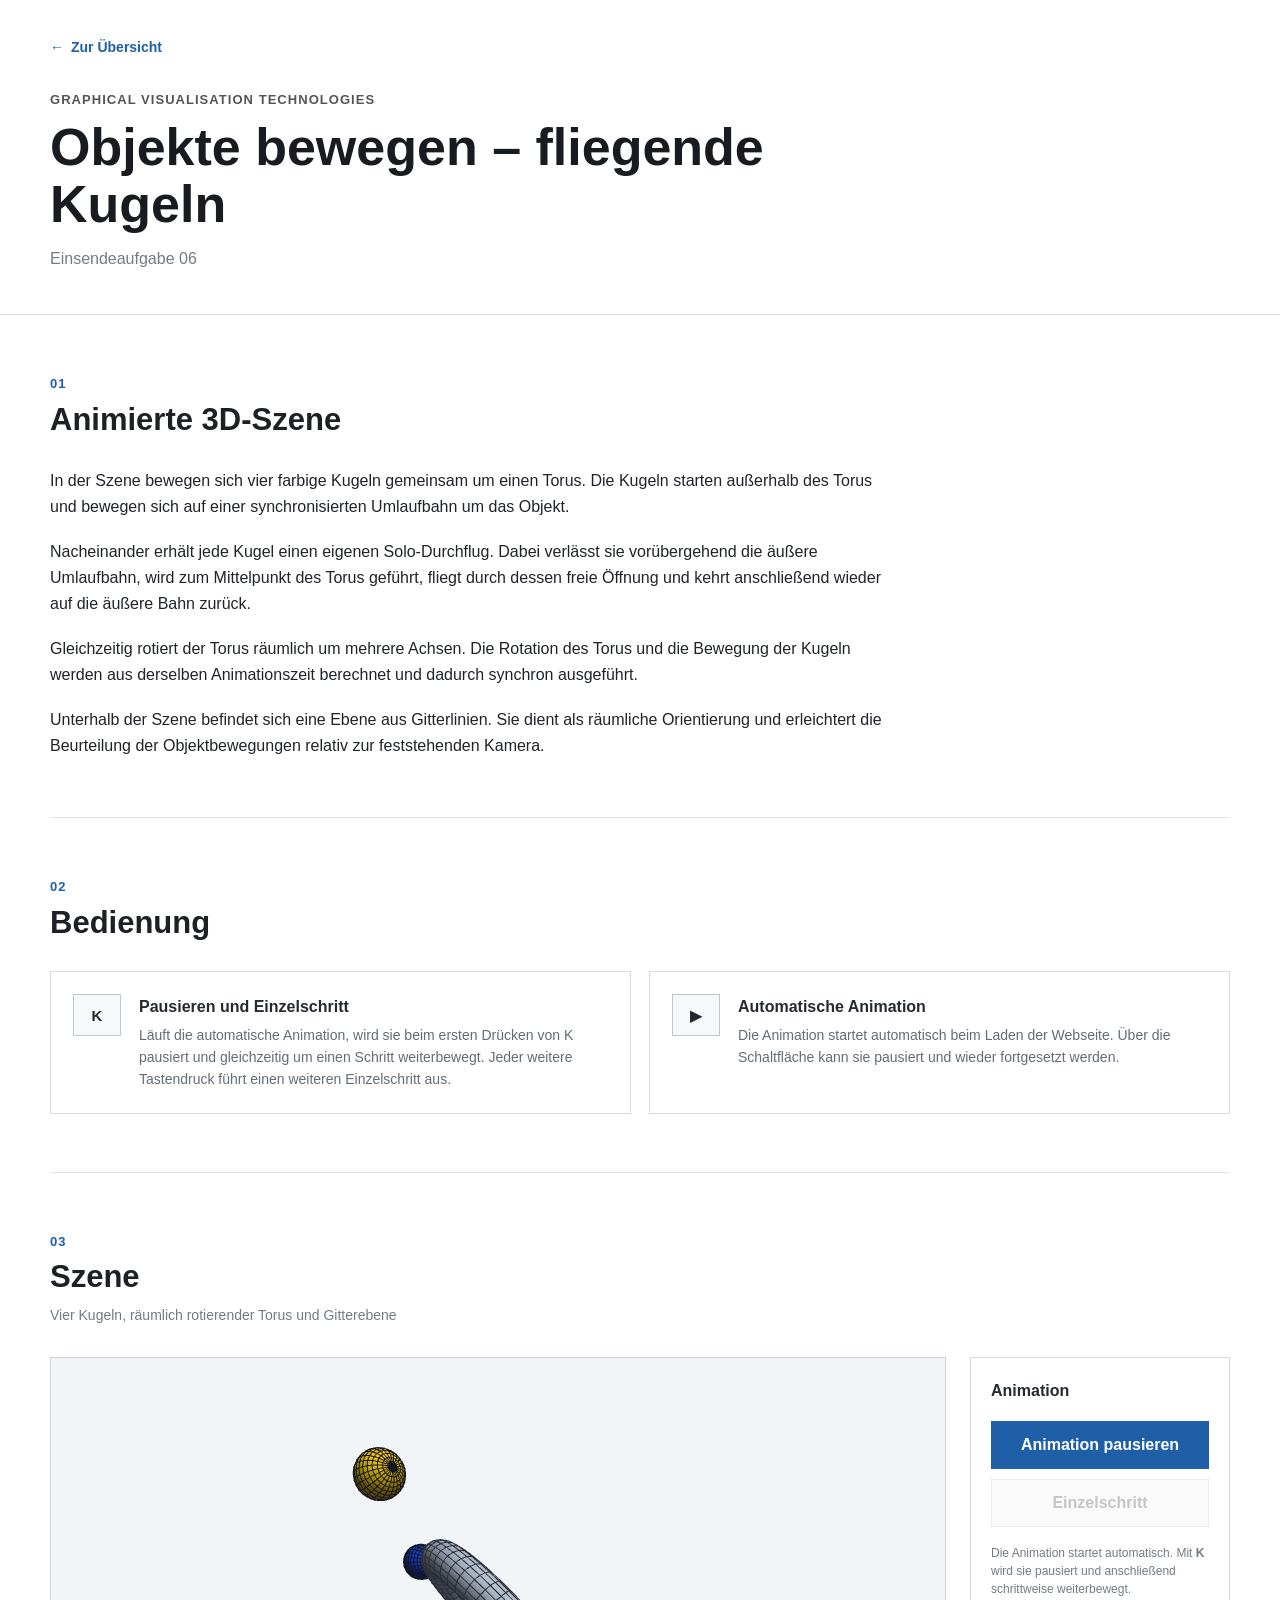
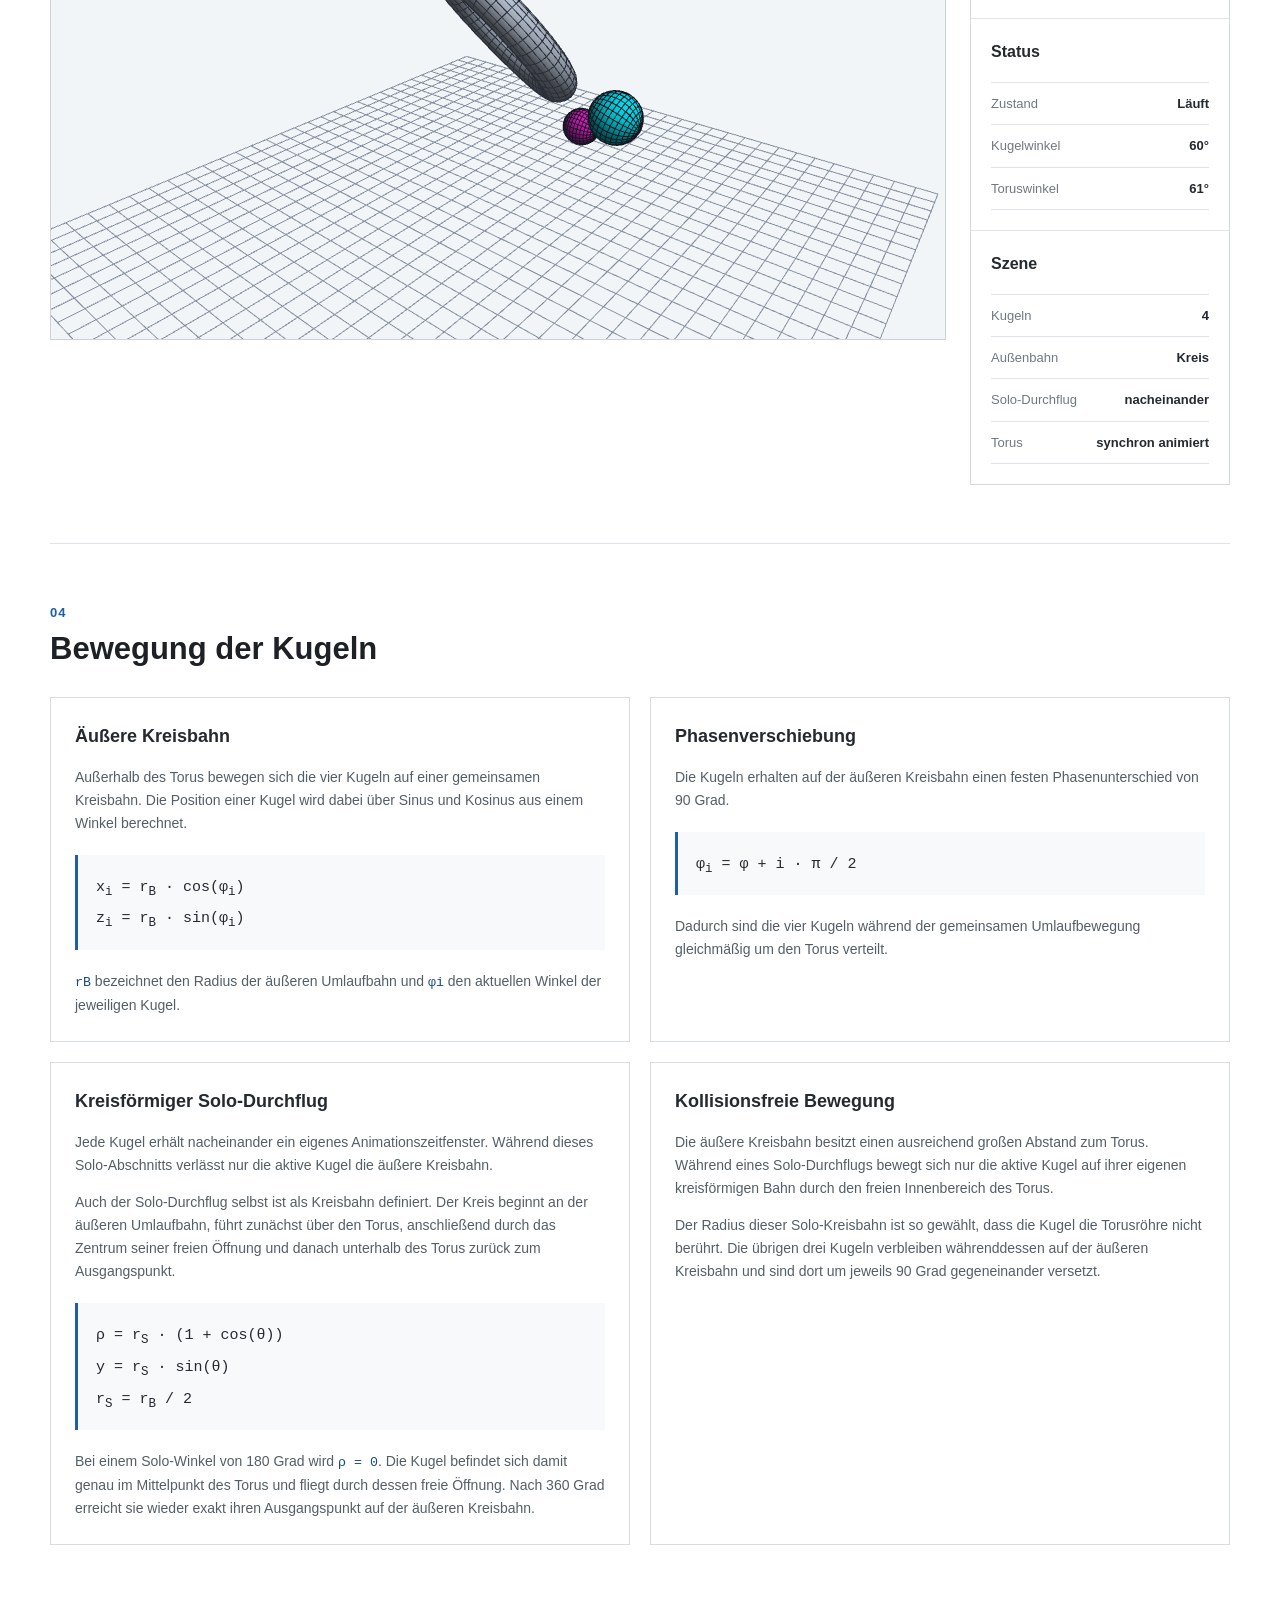
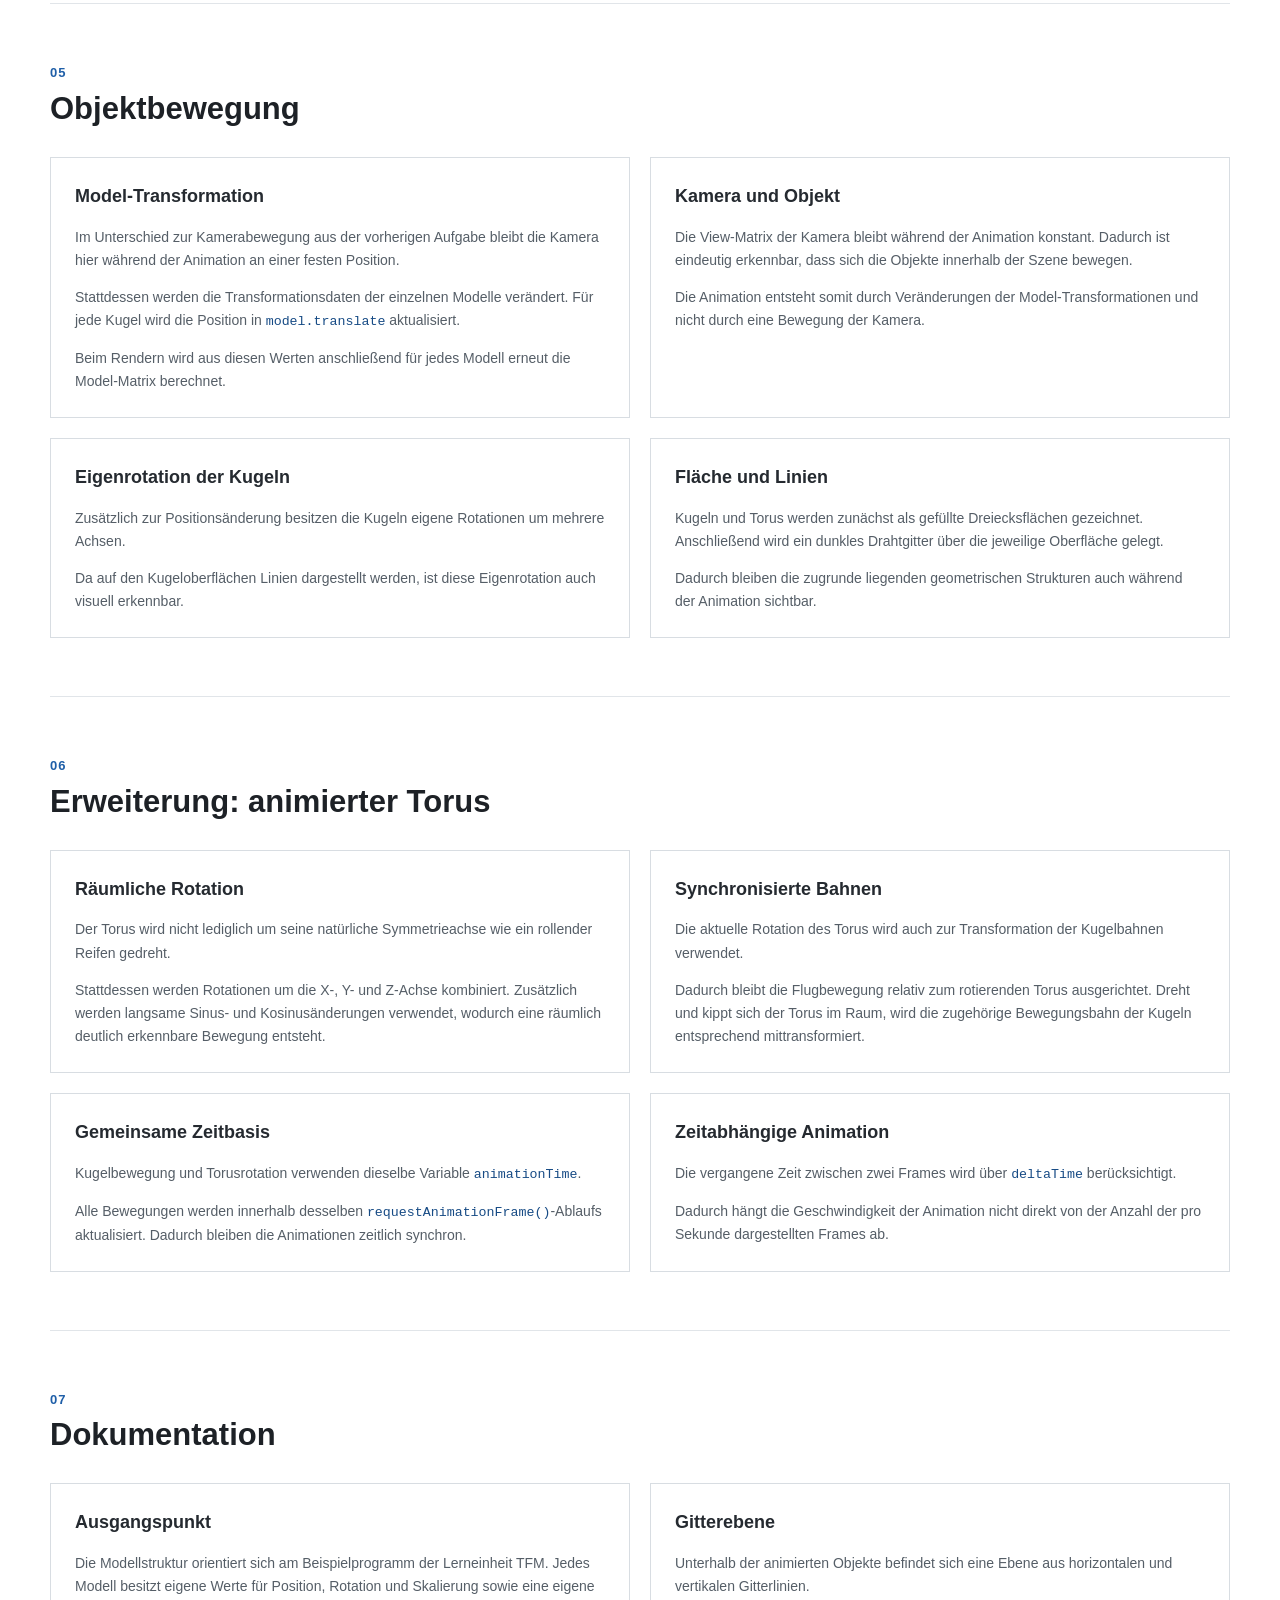
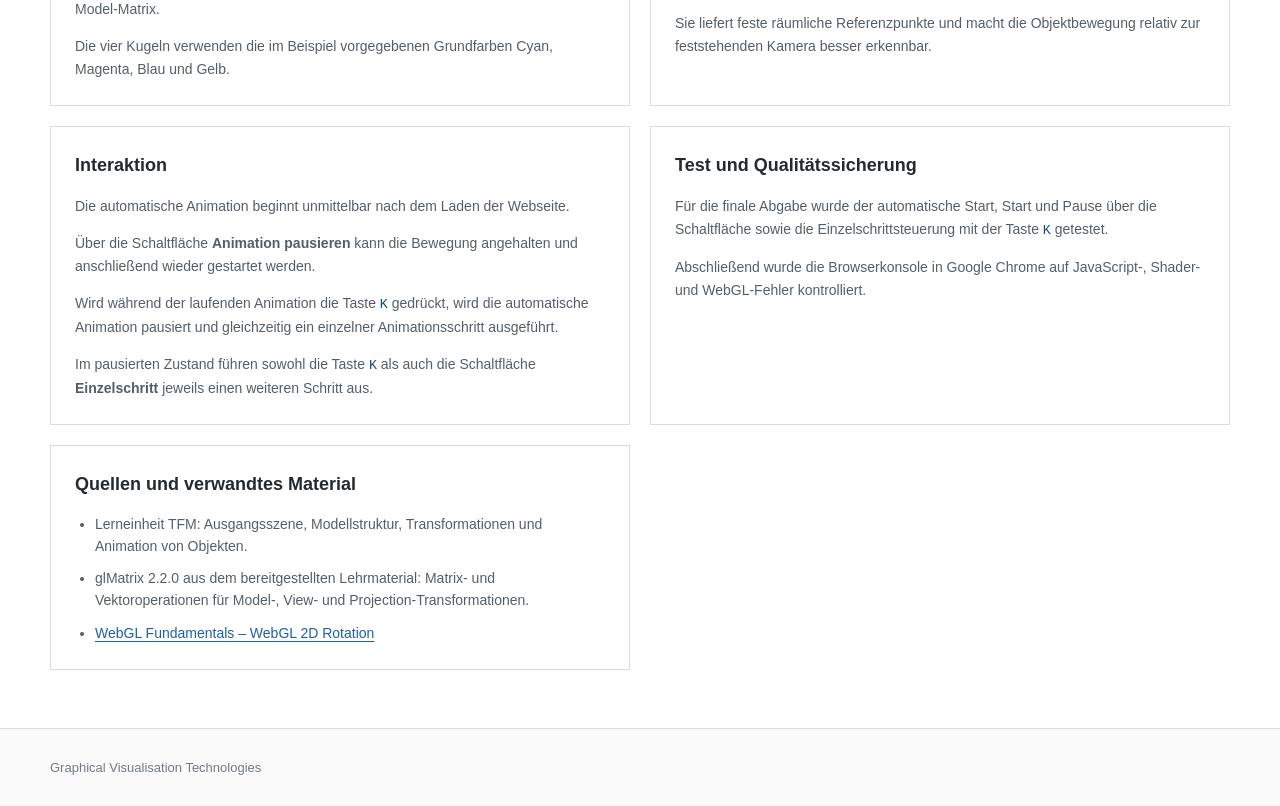
<file: aufgabe-06/index.html>
<!doctype html>

<html lang="de">
  <head>
    <meta charset="UTF-8" />

    <meta name="viewport" content="width=device-width, initial-scale=1.0" />

    <meta
      name="description"
      content="Einsendeaufgabe 06: Animation von vier Kugeln und einem räumlich rotierenden Torus mit WebGL."
    />

    <title>Aufgabe 06 | Objekte bewegen – fliegende Kugeln</title>

    <link rel="stylesheet" href="style.css" />

    <script src="../ext/gl-matrix.js" defer></script>

    <script src="app.js" defer></script>
  </head>

  <body>
    <!-- ==================================================
       KOPFBEREICH
       ================================================== -->

    <header class="page-header">
      <div class="container">
        <a class="back-link" href="../">
          <span aria-hidden="true">←</span>
          Zur Übersicht
        </a>

        <p class="module-name">Graphical Visualisation Technologies</p>

        <h1>Objekte bewegen – fliegende Kugeln</h1>

        <p class="subtitle">Einsendeaufgabe 06</p>
      </div>
    </header>

    <main class="container">
      <!-- ==================================================
         01 – AUFGABENIDEE
         ================================================== -->

      <section class="section introduction">
        <div class="section-header">
          <div>
            <p class="section-number">01</p>

            <h2>Animierte 3D-Szene</h2>
          </div>
        </div>

        <p>
          In der Szene bewegen sich vier farbige Kugeln gemeinsam um einen
          Torus. Die Kugeln starten außerhalb des Torus und bewegen sich auf
          einer synchronisierten Umlaufbahn um das Objekt.
        </p>

        <p>
          Nacheinander erhält jede Kugel einen eigenen Solo-Durchflug. Dabei
          verlässt sie vorübergehend die äußere Umlaufbahn, wird zum Mittelpunkt
          des Torus geführt, fliegt durch dessen freie Öffnung und kehrt
          anschließend wieder auf die äußere Bahn zurück.
        </p>

        <p>
          Gleichzeitig rotiert der Torus räumlich um mehrere Achsen. Die
          Rotation des Torus und die Bewegung der Kugeln werden aus derselben
          Animationszeit berechnet und dadurch synchron ausgeführt.
        </p>

        <p>
          Unterhalb der Szene befindet sich eine Ebene aus Gitterlinien. Sie
          dient als räumliche Orientierung und erleichtert die Beurteilung der
          Objektbewegungen relativ zur feststehenden Kamera.
        </p>
      </section>

      <!-- ==================================================
         02 – BEDIENUNG
         ================================================== -->

      <section class="section">
        <div class="section-header">
          <div>
            <p class="section-number">02</p>

            <h2>Bedienung</h2>
          </div>
        </div>

        <div class="interaction-grid">
          <article class="interaction-card">
            <kbd>K</kbd>

            <div>
              <strong> Pausieren und Einzelschritt </strong>

              <p>
                Läuft die automatische Animation, wird sie beim ersten Drücken
                von K pausiert und gleichzeitig um einen Schritt weiterbewegt.
                Jeder weitere Tastendruck führt einen weiteren Einzelschritt
                aus.
              </p>
            </div>
          </article>

          <article class="interaction-card">
            <span class="interaction-symbol"> ▶ </span>

            <div>
              <strong> Automatische Animation </strong>

              <p>
                Die Animation startet automatisch beim Laden der Webseite. Über
                die Schaltfläche kann sie pausiert und wieder fortgesetzt
                werden.
              </p>
            </div>
          </article>
        </div>
      </section>

      <!-- ==================================================
         03 – WEBGL-SZENE
         ================================================== -->

      <section class="section">
        <div class="section-header">
          <div>
            <p class="section-number">03</p>

            <h2>Szene</h2>

            <p class="section-description">
              Vier Kugeln, räumlich rotierender Torus und Gitterebene
            </p>
          </div>
        </div>

        <div class="scene-layout">
          <!-- WebGL-Canvas -->

          <div class="canvas-container">
            <canvas id="sceneCanvas" width="1000" height="650">
              Dein Browser unterstützt Canvas nicht.
            </canvas>
          </div>

          <!-- Steuerung -->

          <aside class="control-panel">
            <section class="control-group">
              <h3>Animation</h3>

              <button
                id="toggleAnimation"
                class="control-button primary-button active"
                type="button"
                aria-pressed="true"
              >
                Animation pausieren
              </button>

              <button
                id="stepAnimation"
                class="control-button"
                type="button"
                disabled
              >
                Einzelschritt
              </button>

              <p class="control-hint">
                Die Animation startet automatisch. Mit
                <strong>K</strong> wird sie pausiert und anschließend
                schrittweise weiterbewegt.
              </p>
            </section>

            <section class="control-group">
              <h3>Status</h3>

              <div class="status-list">
                <div class="status-row">
                  <span> Zustand </span>

                  <strong id="animationStatus"> Läuft </strong>
                </div>

                <div class="status-row">
                  <span> Kugelwinkel </span>

                  <strong id="ballAngleDisplay"> 0° </strong>
                </div>

                <div class="status-row">
                  <span> Toruswinkel </span>

                  <strong id="torusAngleDisplay"> 0° </strong>
                </div>
              </div>
            </section>

            <section class="control-group">
              <h3>Szene</h3>

              <div class="status-list">
                <div class="status-row">
                  <span> Kugeln </span>

                  <strong> 4 </strong>
                </div>

                <div class="status-row">
                  <span> Außenbahn </span>

                  <strong> Kreis </strong>
                </div>

                <div class="status-row">
                  <span> Solo-Durchflug </span>

                  <strong> nacheinander </strong>
                </div>

                <div class="status-row">
                  <span> Torus </span>

                  <strong> synchron animiert </strong>
                </div>
              </div>
            </section>
          </aside>
        </div>
      </section>

      <!-- ==================================================
         04 – BEWEGUNG DER KUGELN
         ================================================== -->

      <section class="section">
        <div class="section-header">
          <div>
            <p class="section-number">04</p>

            <h2>Bewegung der Kugeln</h2>
          </div>
        </div>

        <div class="documentation-grid">
          <article>
            <h3>Äußere Kreisbahn</h3>

            <p>
              Außerhalb des Torus bewegen sich die vier Kugeln auf einer
              gemeinsamen Kreisbahn. Die Position einer Kugel wird dabei über
              Sinus und Kosinus aus einem Winkel berechnet.
            </p>

            <div class="formula-block">
              <p>x<sub>i</sub> = r<sub>B</sub> · cos(φ<sub>i</sub>)</p>

              <p>z<sub>i</sub> = r<sub>B</sub> · sin(φ<sub>i</sub>)</p>
            </div>

            <p>
              <code>rB</code> bezeichnet den Radius der äußeren Umlaufbahn und
              <code>φi</code> den aktuellen Winkel der jeweiligen Kugel.
            </p>
          </article>

          <article>
            <h3>Phasenverschiebung</h3>

            <p>
              Die Kugeln erhalten auf der äußeren Kreisbahn einen festen
              Phasenunterschied von 90 Grad.
            </p>

            <div class="formula-block">
              <p>φ<sub>i</sub> = φ + i · π / 2</p>
            </div>

            <p>
              Dadurch sind die vier Kugeln während der gemeinsamen
              Umlaufbewegung gleichmäßig um den Torus verteilt.
            </p>
          </article>

          <article>
            <h3>Kreisförmiger Solo-Durchflug</h3>

            <p>
              Jede Kugel erhält nacheinander ein eigenes Animationszeitfenster.
              Während dieses Solo-Abschnitts verlässt nur die aktive Kugel die
              äußere Kreisbahn.
            </p>

            <p>
              Auch der Solo-Durchflug selbst ist als Kreisbahn definiert. Der
              Kreis beginnt an der äußeren Umlaufbahn, führt zunächst über den
              Torus, anschließend durch das Zentrum seiner freien Öffnung und
              danach unterhalb des Torus zurück zum Ausgangspunkt.
            </p>

            <div class="formula-block">
              <p>ρ = r<sub>S</sub> · (1 + cos(θ))</p>

              <p>y = r<sub>S</sub> · sin(θ)</p>

              <p>r<sub>S</sub> = r<sub>B</sub> / 2</p>
            </div>

            <p>
              Bei einem Solo-Winkel von 180 Grad wird
              <code>ρ = 0</code>. Die Kugel befindet sich damit genau im
              Mittelpunkt des Torus und fliegt durch dessen freie Öffnung. Nach
              360 Grad erreicht sie wieder exakt ihren Ausgangspunkt auf der
              äußeren Kreisbahn.
            </p>
          </article>

          <article>
            <h3>Kollisionsfreie Bewegung</h3>

            <p>
              Die äußere Kreisbahn besitzt einen ausreichend großen Abstand zum
              Torus. Während eines Solo-Durchflugs bewegt sich nur die aktive
              Kugel auf ihrer eigenen kreisförmigen Bahn durch den freien
              Innenbereich des Torus.
            </p>

            <p>
              Der Radius dieser Solo-Kreisbahn ist so gewählt, dass die Kugel
              die Torusröhre nicht berührt. Die übrigen drei Kugeln verbleiben
              währenddessen auf der äußeren Kreisbahn und sind dort um jeweils
              90 Grad gegeneinander versetzt.
            </p>
          </article>
        </div>
      </section>

      <!-- ==================================================
         05 – OBJEKTTRANSFORMATION
         ================================================== -->

      <section class="section">
        <div class="section-header">
          <div>
            <p class="section-number">05</p>

            <h2>Objektbewegung</h2>
          </div>
        </div>

        <div class="documentation-grid">
          <article>
            <h3>Model-Transformation</h3>

            <p>
              Im Unterschied zur Kamerabewegung aus der vorherigen Aufgabe
              bleibt die Kamera hier während der Animation an einer festen
              Position.
            </p>

            <p>
              Stattdessen werden die Transformationsdaten der einzelnen Modelle
              verändert. Für jede Kugel wird die Position in
              <code>model.translate</code> aktualisiert.
            </p>

            <p>
              Beim Rendern wird aus diesen Werten anschließend für jedes Modell
              erneut die Model-Matrix berechnet.
            </p>
          </article>

          <article>
            <h3>Kamera und Objekt</h3>

            <p>
              Die View-Matrix der Kamera bleibt während der Animation konstant.
              Dadurch ist eindeutig erkennbar, dass sich die Objekte innerhalb
              der Szene bewegen.
            </p>

            <p>
              Die Animation entsteht somit durch Veränderungen der
              Model-Transformationen und nicht durch eine Bewegung der Kamera.
            </p>
          </article>

          <article>
            <h3>Eigenrotation der Kugeln</h3>

            <p>
              Zusätzlich zur Positionsänderung besitzen die Kugeln eigene
              Rotationen um mehrere Achsen.
            </p>

            <p>
              Da auf den Kugeloberflächen Linien dargestellt werden, ist diese
              Eigenrotation auch visuell erkennbar.
            </p>
          </article>

          <article>
            <h3>Fläche und Linien</h3>

            <p>
              Kugeln und Torus werden zunächst als gefüllte Dreiecksflächen
              gezeichnet. Anschließend wird ein dunkles Drahtgitter über die
              jeweilige Oberfläche gelegt.
            </p>

            <p>
              Dadurch bleiben die zugrunde liegenden geometrischen Strukturen
              auch während der Animation sichtbar.
            </p>
          </article>
        </div>
      </section>

      <!-- ==================================================
         06 – ROTIERENDER TORUS
         ================================================== -->

      <section class="section">
        <div class="section-header">
          <div>
            <p class="section-number">06</p>

            <h2>Erweiterung: animierter Torus</h2>
          </div>
        </div>

        <div class="documentation-grid">
          <article>
            <h3>Räumliche Rotation</h3>

            <p>
              Der Torus wird nicht lediglich um seine natürliche Symmetrieachse
              wie ein rollender Reifen gedreht.
            </p>

            <p>
              Stattdessen werden Rotationen um die X-, Y- und Z-Achse
              kombiniert. Zusätzlich werden langsame Sinus- und
              Kosinusänderungen verwendet, wodurch eine räumlich deutlich
              erkennbare Bewegung entsteht.
            </p>
          </article>

          <article>
            <h3>Synchronisierte Bahnen</h3>

            <p>
              Die aktuelle Rotation des Torus wird auch zur Transformation der
              Kugelbahnen verwendet.
            </p>

            <p>
              Dadurch bleibt die Flugbewegung relativ zum rotierenden Torus
              ausgerichtet. Dreht und kippt sich der Torus im Raum, wird die
              zugehörige Bewegungsbahn der Kugeln entsprechend mittransformiert.
            </p>
          </article>

          <article>
            <h3>Gemeinsame Zeitbasis</h3>

            <p>
              Kugelbewegung und Torusrotation verwenden dieselbe Variable
              <code>animationTime</code>.
            </p>

            <p>
              Alle Bewegungen werden innerhalb desselben
              <code>requestAnimationFrame()</code>-Ablaufs aktualisiert. Dadurch
              bleiben die Animationen zeitlich synchron.
            </p>
          </article>

          <article>
            <h3>Zeitabhängige Animation</h3>

            <p>
              Die vergangene Zeit zwischen zwei Frames wird über
              <code>deltaTime</code> berücksichtigt.
            </p>

            <p>
              Dadurch hängt die Geschwindigkeit der Animation nicht direkt von
              der Anzahl der pro Sekunde dargestellten Frames ab.
            </p>
          </article>
        </div>
      </section>

      <!-- ==================================================
         07 – DOKUMENTATION
         ================================================== -->

      <section class="section documentation">
        <div class="section-header">
          <div>
            <p class="section-number">07</p>

            <h2>Dokumentation</h2>
          </div>
        </div>

        <div class="documentation-grid">
          <article>
            <h3>Ausgangspunkt</h3>

            <p>
              Die Modellstruktur orientiert sich am Beispielprogramm der
              Lerneinheit TFM. Jedes Modell besitzt eigene Werte für Position,
              Rotation und Skalierung sowie eine eigene Model-Matrix.
            </p>

            <p>
              Die vier Kugeln verwenden die im Beispiel vorgegebenen Grundfarben
              Cyan, Magenta, Blau und Gelb.
            </p>
          </article>

          <article>
            <h3>Gitterebene</h3>

            <p>
              Unterhalb der animierten Objekte befindet sich eine Ebene aus
              horizontalen und vertikalen Gitterlinien.
            </p>

            <p>
              Sie liefert feste räumliche Referenzpunkte und macht die
              Objektbewegung relativ zur feststehenden Kamera besser erkennbar.
            </p>
          </article>

          <article>
            <h3>Interaktion</h3>

            <p>
              Die automatische Animation beginnt unmittelbar nach dem Laden der
              Webseite.
            </p>

            <p>
              Über die Schaltfläche
              <strong>Animation pausieren</strong>
              kann die Bewegung angehalten und anschließend wieder gestartet
              werden.
            </p>

            <p>
              Wird während der laufenden Animation die Taste
              <code>K</code> gedrückt, wird die automatische Animation pausiert
              und gleichzeitig ein einzelner Animationsschritt ausgeführt.
            </p>

            <p>
              Im pausierten Zustand führen sowohl die Taste
              <code>K</code> als auch die Schaltfläche
              <strong>Einzelschritt</strong>
              jeweils einen weiteren Schritt aus.
            </p>
          </article>

          <article>
            <h3>Test und Qualitätssicherung</h3>

            <p>
              Für die finale Abgabe wurde der automatische Start, Start und
              Pause über die Schaltfläche sowie die Einzelschrittsteuerung mit
              der Taste
              <code>K</code> getestet.
            </p>

            <p>
              Abschließend wurde die Browserkonsole in Google Chrome auf
              JavaScript-, Shader- und WebGL-Fehler kontrolliert.
            </p>
          </article>

          <article>
            <h3>Quellen und verwandtes Material</h3>

            <ul class="source-list">
              <li>
                Lerneinheit TFM: Ausgangsszene, Modellstruktur, Transformationen
                und Animation von Objekten.
              </li>

              <li>
                glMatrix 2.2.0 aus dem bereitgestellten Lehrmaterial: Matrix-
                und Vektoroperationen für Model-, View- und
                Projection-Transformationen.
              </li>

              <li>
                <a
                  href="https://webglfundamentals.org/webgl/lessons/webgl-2d-rotation.html"
                  target="_blank"
                  rel="noopener noreferrer"
                >
                  WebGL Fundamentals – WebGL 2D Rotation
                </a>
              </li>
            </ul>
          </article>
        </div>
      </section>
    </main>

    <!-- ==================================================
       FOOTER
       ================================================== -->

    <footer class="page-footer">
      <div class="container">
        <p>Graphical Visualisation Technologies</p>
      </div>
    </footer>
  </body>
</html>
</file>
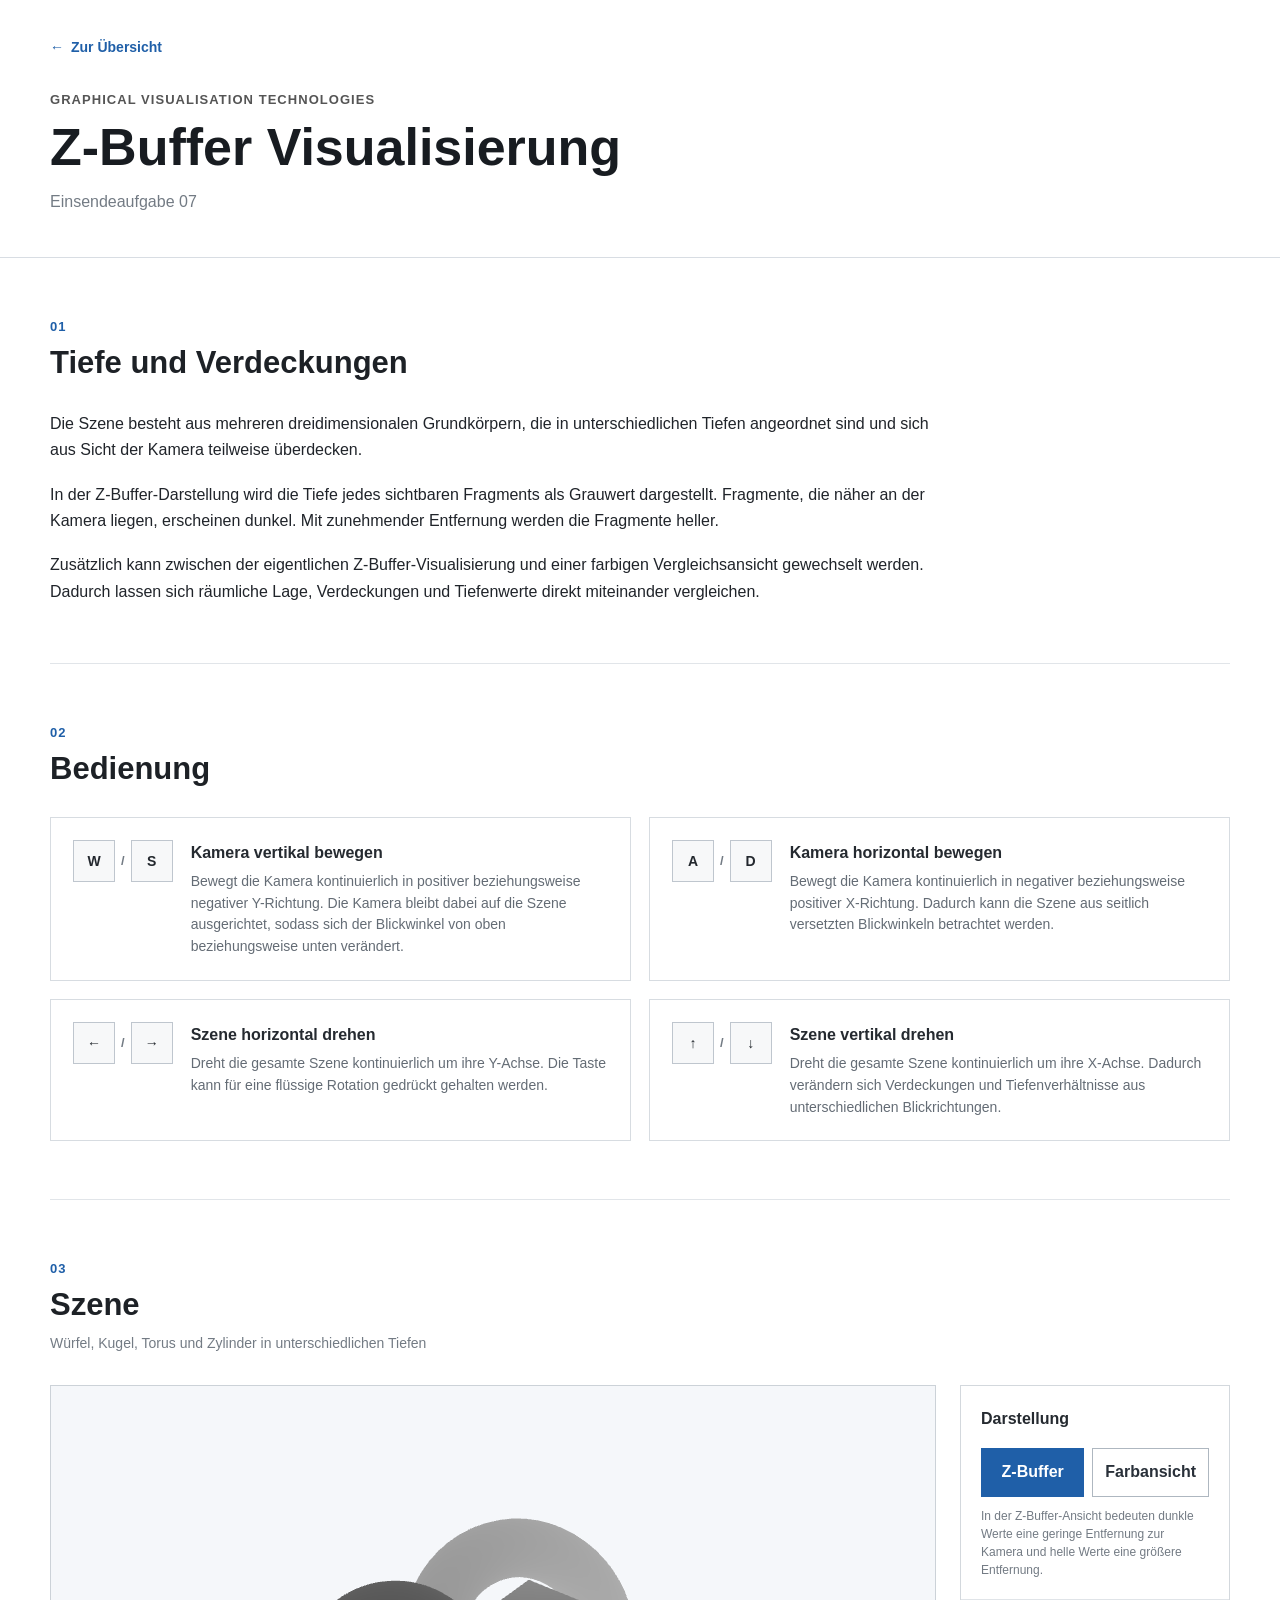
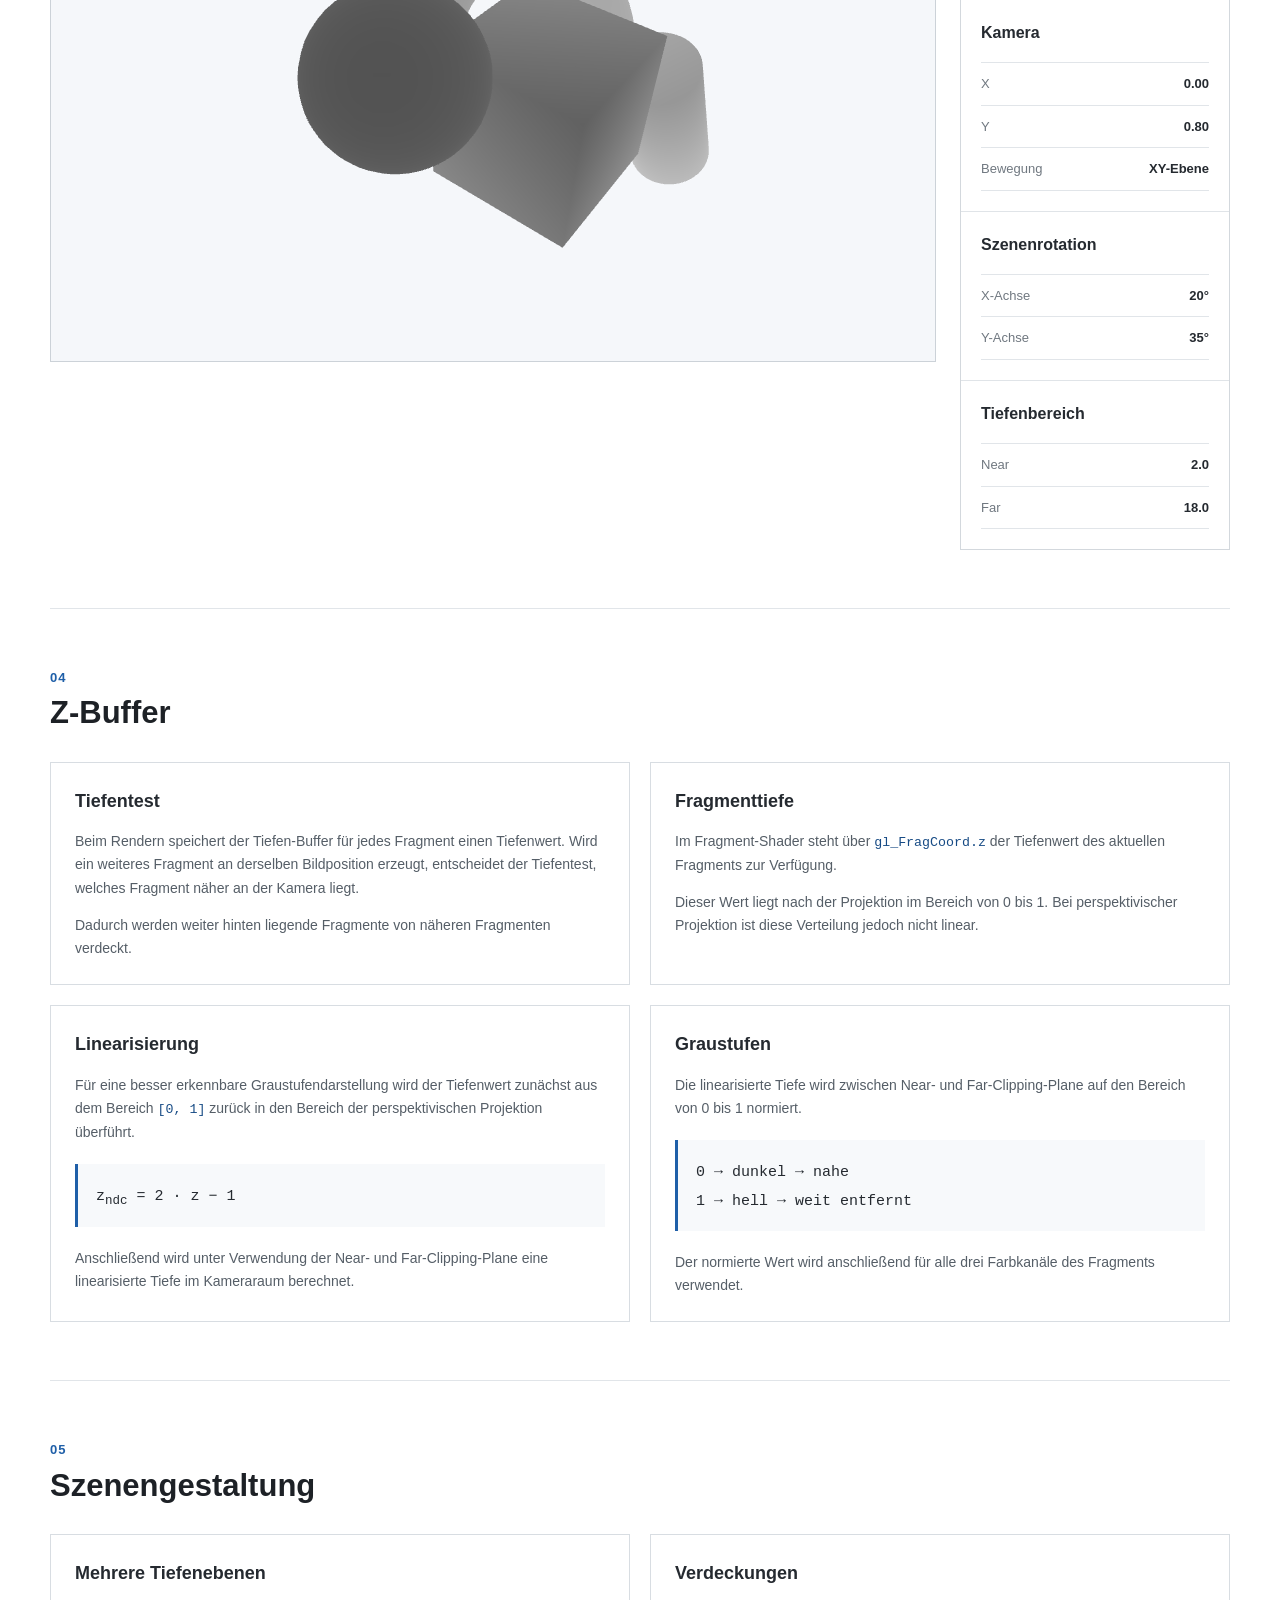
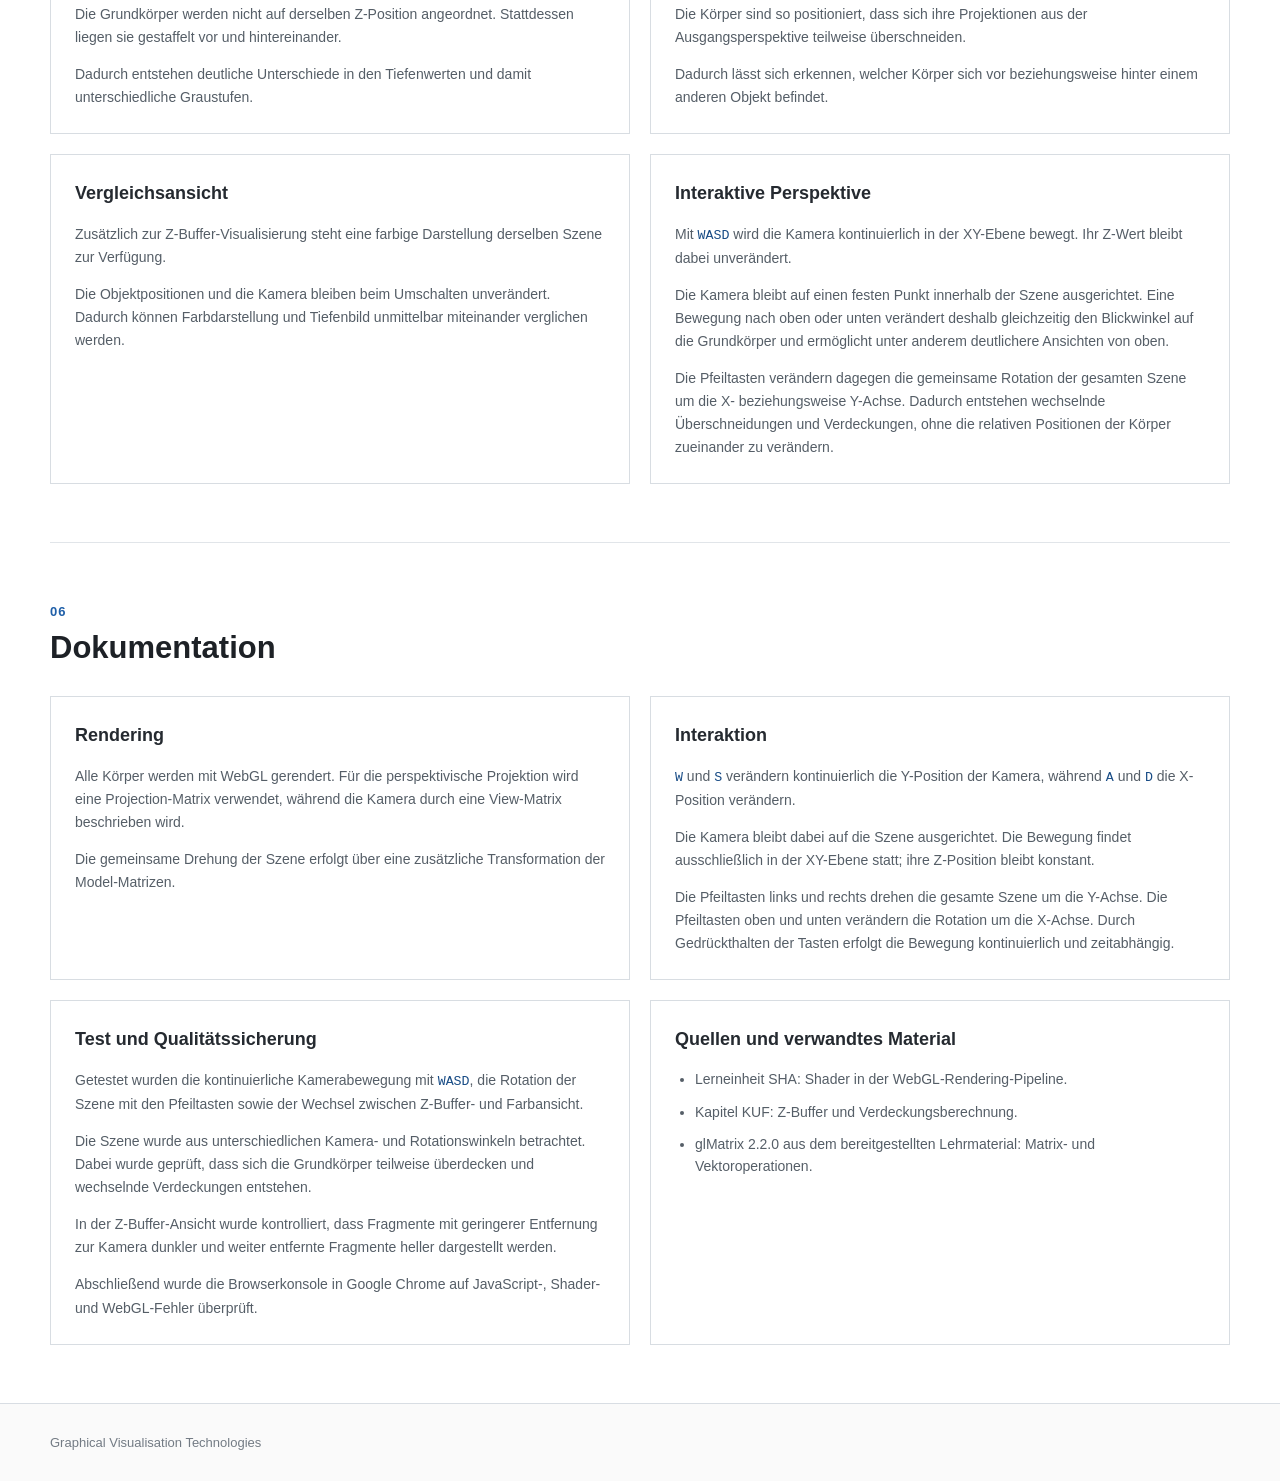
<file: aufgabe-07/index.html>
<!doctype html>

<html lang="de">
  <head>
    <meta charset="UTF-8" />

    <meta name="viewport" content="width=device-width, initial-scale=1.0" />

    <meta
      name="description"
      content="Einsendeaufgabe 07: Visualisierung des Z-Buffers einer WebGL-Szene als Graustufenbild."
    />

    <title>Aufgabe 07 | Z-Buffer Visualisierung</title>

    <link rel="stylesheet" href="style.css" />

    <script src="../ext/gl-matrix.js" defer></script>

    <script src="app.js" defer></script>
  </head>

  <body>
    <!-- ==================================================
       KOPFBEREICH
       ================================================== -->

    <header class="page-header">
      <div class="container">
        <a class="back-link" href="../">
          <span aria-hidden="true">←</span>
          Zur Übersicht
        </a>

        <p class="module-name">Graphical Visualisation Technologies</p>

        <h1>Z-Buffer Visualisierung</h1>

        <p class="subtitle">Einsendeaufgabe 07</p>
      </div>
    </header>

    <main class="container">
      <!-- ==================================================
         01 – AUFGABENIDEE
         ================================================== -->

      <section class="section introduction">
        <div class="section-header">
          <div>
            <p class="section-number">01</p>

            <h2>Tiefe und Verdeckungen</h2>
          </div>
        </div>

        <p>
          Die Szene besteht aus mehreren dreidimensionalen Grundkörpern, die in
          unterschiedlichen Tiefen angeordnet sind und sich aus Sicht der Kamera
          teilweise überdecken.
        </p>

        <p>
          In der Z-Buffer-Darstellung wird die Tiefe jedes sichtbaren Fragments
          als Grauwert dargestellt. Fragmente, die näher an der Kamera liegen,
          erscheinen dunkel. Mit zunehmender Entfernung werden die Fragmente
          heller.
        </p>

        <p>
          Zusätzlich kann zwischen der eigentlichen Z-Buffer-Visualisierung und
          einer farbigen Vergleichsansicht gewechselt werden. Dadurch lassen
          sich räumliche Lage, Verdeckungen und Tiefenwerte direkt miteinander
          vergleichen.
        </p>
      </section>

      <!-- ==================================================
         02 – BEDIENUNG
         ================================================== -->

      <section class="section">
        <div class="section-header">
          <div>
            <p class="section-number">02</p>

            <h2>Bedienung</h2>
          </div>
        </div>

        <div class="interaction-grid">
          <article class="interaction-card">
            <div class="key-combination">
              <kbd>W</kbd>

              <span>/</span>

              <kbd>S</kbd>
            </div>

            <div>
              <strong> Kamera vertikal bewegen </strong>

              <p>
                Bewegt die Kamera kontinuierlich in positiver beziehungsweise
                negativer Y-Richtung. Die Kamera bleibt dabei auf die Szene
                ausgerichtet, sodass sich der Blickwinkel von oben
                beziehungsweise unten verändert.
              </p>
            </div>
          </article>

          <article class="interaction-card">
            <div class="key-combination">
              <kbd>A</kbd>

              <span>/</span>

              <kbd>D</kbd>
            </div>

            <div>
              <strong> Kamera horizontal bewegen </strong>

              <p>
                Bewegt die Kamera kontinuierlich in negativer beziehungsweise
                positiver X-Richtung. Dadurch kann die Szene aus seitlich
                versetzten Blickwinkeln betrachtet werden.
              </p>
            </div>
          </article>

          <article class="interaction-card">
            <div class="key-combination">
              <kbd>←</kbd>

              <span>/</span>

              <kbd>→</kbd>
            </div>

            <div>
              <strong> Szene horizontal drehen </strong>

              <p>
                Dreht die gesamte Szene kontinuierlich um ihre Y-Achse. Die
                Taste kann für eine flüssige Rotation gedrückt gehalten werden.
              </p>
            </div>
          </article>

          <article class="interaction-card">
            <div class="key-combination">
              <kbd>↑</kbd>

              <span>/</span>

              <kbd>↓</kbd>
            </div>

            <div>
              <strong> Szene vertikal drehen </strong>

              <p>
                Dreht die gesamte Szene kontinuierlich um ihre X-Achse. Dadurch
                verändern sich Verdeckungen und Tiefenverhältnisse aus
                unterschiedlichen Blickrichtungen.
              </p>
            </div>
          </article>
        </div>
      </section>

      <!-- ==================================================
         03 – WEBGL-SZENE
         ================================================== -->

      <section class="section">
        <div class="section-header">
          <div>
            <p class="section-number">03</p>

            <h2>Szene</h2>

            <p class="section-description">
              Würfel, Kugel, Torus und Zylinder in unterschiedlichen Tiefen
            </p>
          </div>
        </div>

        <div class="scene-layout">
          <!-- WebGL-Canvas -->

          <div class="canvas-container">
            <canvas id="sceneCanvas" width="1000" height="650">
              Dein Browser unterstützt Canvas nicht.
            </canvas>
          </div>

          <!-- Steuerung -->

          <aside class="control-panel">
            <!-- Darstellungsmodus -->

            <section class="control-group">
              <h3>Darstellung</h3>

              <div class="mode-buttons">
                <button
                  class="control-button mode-button active"
                  type="button"
                  data-mode="depth"
                  aria-pressed="true"
                >
                  Z-Buffer
                </button>

                <button
                  class="control-button mode-button"
                  type="button"
                  data-mode="color"
                  aria-pressed="false"
                >
                  Farbansicht
                </button>
              </div>

              <p class="control-hint">
                In der Z-Buffer-Ansicht bedeuten dunkle Werte eine geringe
                Entfernung zur Kamera und helle Werte eine größere Entfernung.
              </p>
            </section>

            <!-- Kamera -->

            <section class="control-group">
              <h3>Kamera</h3>

              <div class="status-list">
                <div class="status-row">
                  <span> X </span>

                  <strong id="cameraX"> 0.00 </strong>
                </div>

                <div class="status-row">
                  <span> Y </span>

                  <strong id="cameraY"> 0.00 </strong>
                </div>

                <div class="status-row">
                  <span> Bewegung </span>

                  <strong> XY-Ebene </strong>
                </div>
              </div>
            </section>

            <!-- Szenenrotation -->

            <section class="control-group">
              <h3>Szenenrotation</h3>

              <div class="status-list">
                <div class="status-row">
                  <span> X-Achse </span>

                  <strong id="sceneRotationX"> 20° </strong>
                </div>

                <div class="status-row">
                  <span> Y-Achse </span>

                  <strong id="sceneRotationY"> 35° </strong>
                </div>
              </div>
            </section>

            <!-- Clipping -->

            <section class="control-group">
              <h3>Tiefenbereich</h3>

              <div class="status-list">
                <div class="status-row">
                  <span> Near </span>

                  <strong id="nearValue"> 2.0 </strong>
                </div>

                <div class="status-row">
                  <span> Far </span>

                  <strong id="farValue"> 18.0 </strong>
                </div>
              </div>
            </section>
          </aside>
        </div>
      </section>

      <!-- ==================================================
         04 – Z-BUFFER
         ================================================== -->

      <section class="section">
        <div class="section-header">
          <div>
            <p class="section-number">04</p>

            <h2>Z-Buffer</h2>
          </div>
        </div>

        <div class="documentation-grid">
          <article>
            <h3>Tiefentest</h3>

            <p>
              Beim Rendern speichert der Tiefen-Buffer für jedes Fragment einen
              Tiefenwert. Wird ein weiteres Fragment an derselben Bildposition
              erzeugt, entscheidet der Tiefentest, welches Fragment näher an der
              Kamera liegt.
            </p>

            <p>
              Dadurch werden weiter hinten liegende Fragmente von näheren
              Fragmenten verdeckt.
            </p>
          </article>

          <article>
            <h3>Fragmenttiefe</h3>

            <p>
              Im Fragment-Shader steht über
              <code>gl_FragCoord.z</code> der Tiefenwert des aktuellen Fragments
              zur Verfügung.
            </p>

            <p>
              Dieser Wert liegt nach der Projektion im Bereich von 0 bis 1. Bei
              perspektivischer Projektion ist diese Verteilung jedoch nicht
              linear.
            </p>
          </article>

          <article>
            <h3>Linearisierung</h3>

            <p>
              Für eine besser erkennbare Graustufendarstellung wird der
              Tiefenwert zunächst aus dem Bereich
              <code>[0, 1]</code> zurück in den Bereich der perspektivischen
              Projektion überführt.
            </p>

            <div class="formula-block">
              <p>z<sub>ndc</sub> = 2 · z − 1</p>
            </div>

            <p>
              Anschließend wird unter Verwendung der Near- und
              Far-Clipping-Plane eine linearisierte Tiefe im Kameraraum
              berechnet.
            </p>
          </article>

          <article>
            <h3>Graustufen</h3>

            <p>
              Die linearisierte Tiefe wird zwischen Near- und Far-Clipping-Plane
              auf den Bereich von 0 bis 1 normiert.
            </p>

            <div class="formula-block">
              <p>0 → dunkel → nahe</p>

              <p>1 → hell → weit entfernt</p>
            </div>

            <p>
              Der normierte Wert wird anschließend für alle drei Farbkanäle des
              Fragments verwendet.
            </p>
          </article>
        </div>
      </section>

      <!-- ==================================================
         05 – SZENENGESTALTUNG
         ================================================== -->

      <section class="section">
        <div class="section-header">
          <div>
            <p class="section-number">05</p>

            <h2>Szenengestaltung</h2>
          </div>
        </div>

        <div class="documentation-grid">
          <article>
            <h3>Mehrere Tiefenebenen</h3>

            <p>
              Die Grundkörper werden nicht auf derselben Z-Position angeordnet.
              Stattdessen liegen sie gestaffelt vor und hintereinander.
            </p>

            <p>
              Dadurch entstehen deutliche Unterschiede in den Tiefenwerten und
              damit unterschiedliche Graustufen.
            </p>
          </article>

          <article>
            <h3>Verdeckungen</h3>

            <p>
              Die Körper sind so positioniert, dass sich ihre Projektionen aus
              der Ausgangsperspektive teilweise überschneiden.
            </p>

            <p>
              Dadurch lässt sich erkennen, welcher Körper sich vor
              beziehungsweise hinter einem anderen Objekt befindet.
            </p>
          </article>

          <article>
            <h3>Vergleichsansicht</h3>

            <p>
              Zusätzlich zur Z-Buffer-Visualisierung steht eine farbige
              Darstellung derselben Szene zur Verfügung.
            </p>

            <p>
              Die Objektpositionen und die Kamera bleiben beim Umschalten
              unverändert. Dadurch können Farbdarstellung und Tiefenbild
              unmittelbar miteinander verglichen werden.
            </p>
          </article>

          <article>
            <h3>Interaktive Perspektive</h3>

            <p>
              Mit <code>WASD</code> wird die Kamera kontinuierlich in der
              XY-Ebene bewegt. Ihr Z-Wert bleibt dabei unverändert.
            </p>

            <p>
              Die Kamera bleibt auf einen festen Punkt innerhalb der Szene
              ausgerichtet. Eine Bewegung nach oben oder unten verändert deshalb
              gleichzeitig den Blickwinkel auf die Grundkörper und ermöglicht
              unter anderem deutlichere Ansichten von oben.
            </p>

            <p>
              Die Pfeiltasten verändern dagegen die gemeinsame Rotation der
              gesamten Szene um die X- beziehungsweise Y-Achse. Dadurch
              entstehen wechselnde Überschneidungen und Verdeckungen, ohne die
              relativen Positionen der Körper zueinander zu verändern.
            </p>
          </article>
        </div>
      </section>

      <!-- ==================================================
         06 – DOKUMENTATION
         ================================================== -->

      <section class="section documentation">
        <div class="section-header">
          <div>
            <p class="section-number">06</p>

            <h2>Dokumentation</h2>
          </div>
        </div>

        <div class="documentation-grid">
          <article>
            <h3>Rendering</h3>

            <p>
              Alle Körper werden mit WebGL gerendert. Für die perspektivische
              Projektion wird eine Projection-Matrix verwendet, während die
              Kamera durch eine View-Matrix beschrieben wird.
            </p>

            <p>
              Die gemeinsame Drehung der Szene erfolgt über eine zusätzliche
              Transformation der Model-Matrizen.
            </p>
          </article>

          <article>
            <h3>Interaktion</h3>

            <p>
              <code>W</code> und <code>S</code> verändern kontinuierlich die
              Y-Position der Kamera, während <code>A</code> und
              <code>D</code> die X-Position verändern.
            </p>

            <p>
              Die Kamera bleibt dabei auf die Szene ausgerichtet. Die Bewegung
              findet ausschließlich in der XY-Ebene statt; ihre Z-Position
              bleibt konstant.
            </p>

            <p>
              Die Pfeiltasten links und rechts drehen die gesamte Szene um die
              Y-Achse. Die Pfeiltasten oben und unten verändern die Rotation um
              die X-Achse. Durch Gedrückthalten der Tasten erfolgt die Bewegung
              kontinuierlich und zeitabhängig.
            </p>
          </article>

          <article>
            <h3>Test und Qualitätssicherung</h3>

            <p>
              Getestet wurden die kontinuierliche Kamerabewegung mit
              <code>WASD</code>, die Rotation der Szene mit den Pfeiltasten
              sowie der Wechsel zwischen Z-Buffer- und Farbansicht.
            </p>

            <p>
              Die Szene wurde aus unterschiedlichen Kamera- und Rotationswinkeln
              betrachtet. Dabei wurde geprüft, dass sich die Grundkörper
              teilweise überdecken und wechselnde Verdeckungen entstehen.
            </p>

            <p>
              In der Z-Buffer-Ansicht wurde kontrolliert, dass Fragmente mit
              geringerer Entfernung zur Kamera dunkler und weiter entfernte
              Fragmente heller dargestellt werden.
            </p>

            <p>
              Abschließend wurde die Browserkonsole in Google Chrome auf
              JavaScript-, Shader- und WebGL-Fehler überprüft.
            </p>
          </article>

          <article>
            <h3>Quellen und verwandtes Material</h3>

            <ul class="source-list">
              <li>Lerneinheit SHA: Shader in der WebGL-Rendering-Pipeline.</li>

              <li>Kapitel KUF: Z-Buffer und Verdeckungsberechnung.</li>

              <li>
                glMatrix 2.2.0 aus dem bereitgestellten Lehrmaterial: Matrix-
                und Vektoroperationen.
              </li>
            </ul>
          </article>
        </div>
      </section>
    </main>

    <!-- ==================================================
       FOOTER
       ================================================== -->

    <footer class="page-footer">
      <div class="container">
        <p>Graphical Visualisation Technologies</p>
      </div>
    </footer>
  </body>
</html>
</file>
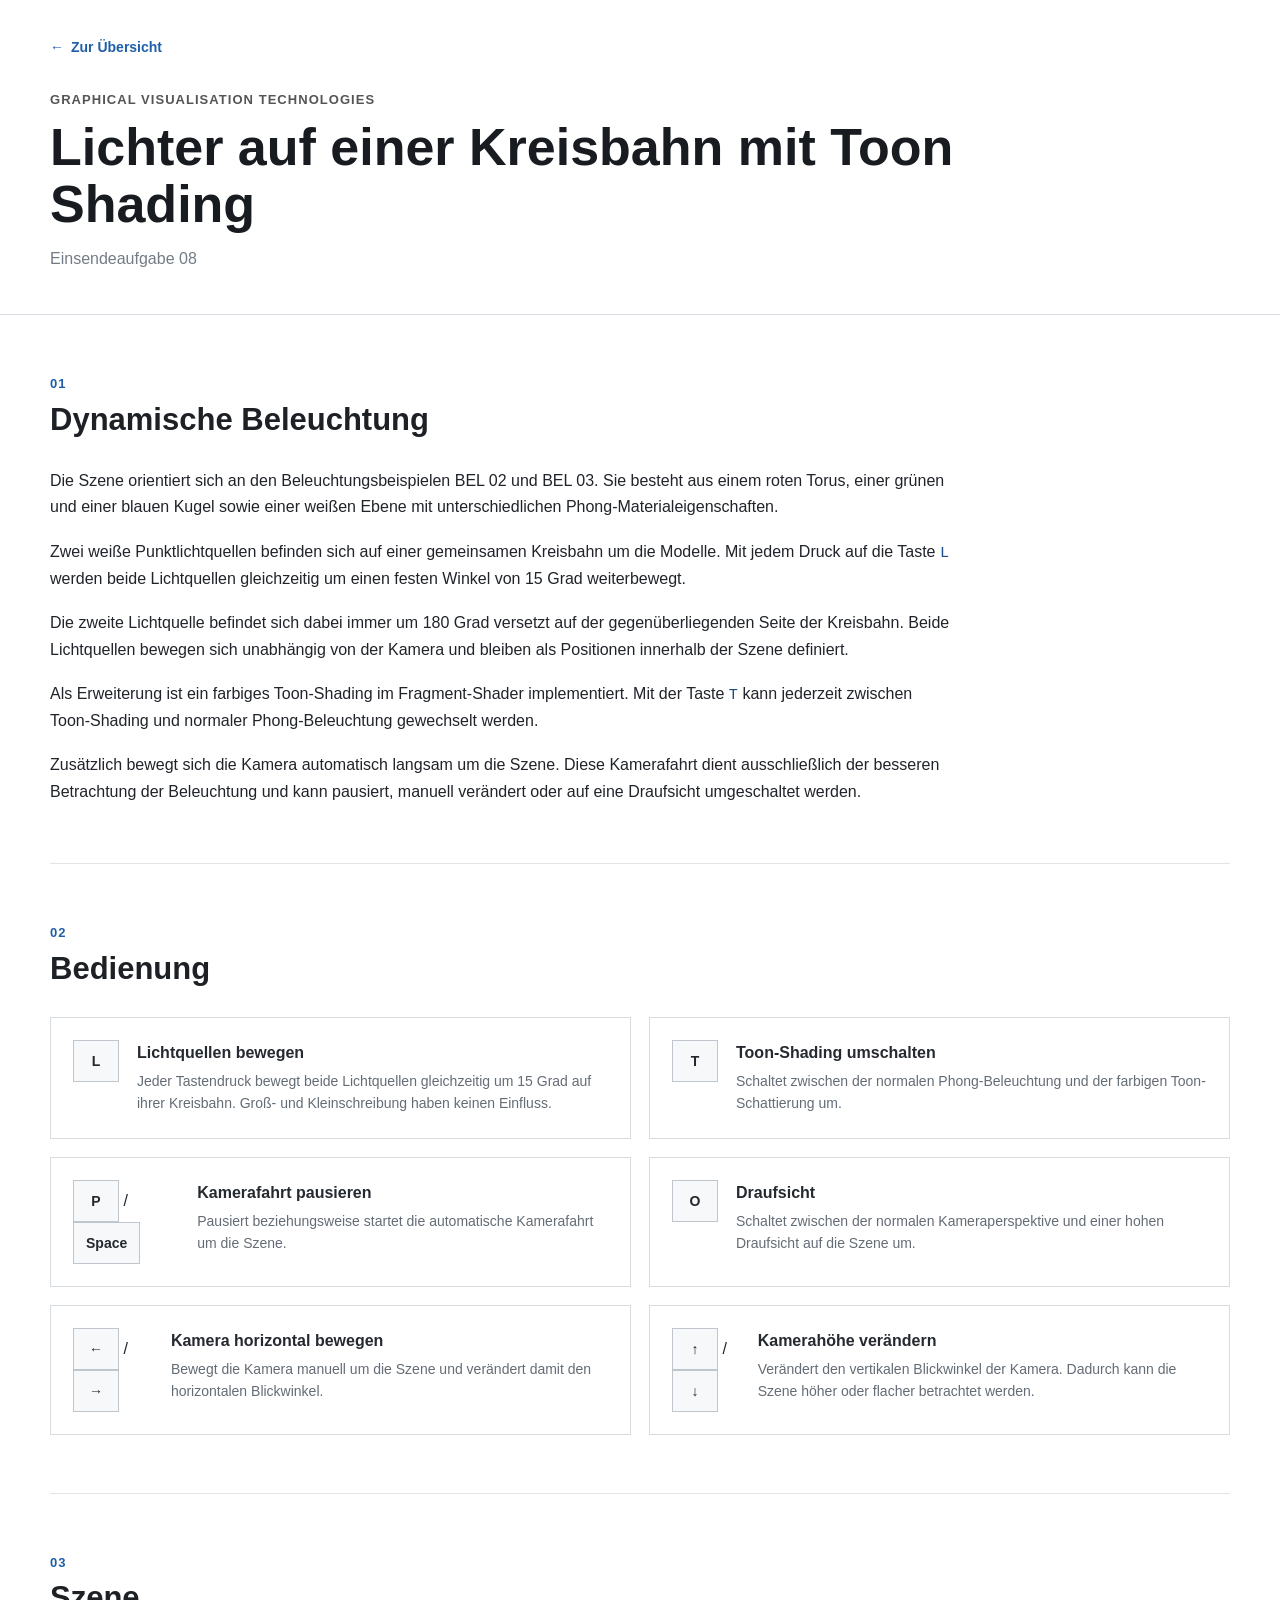
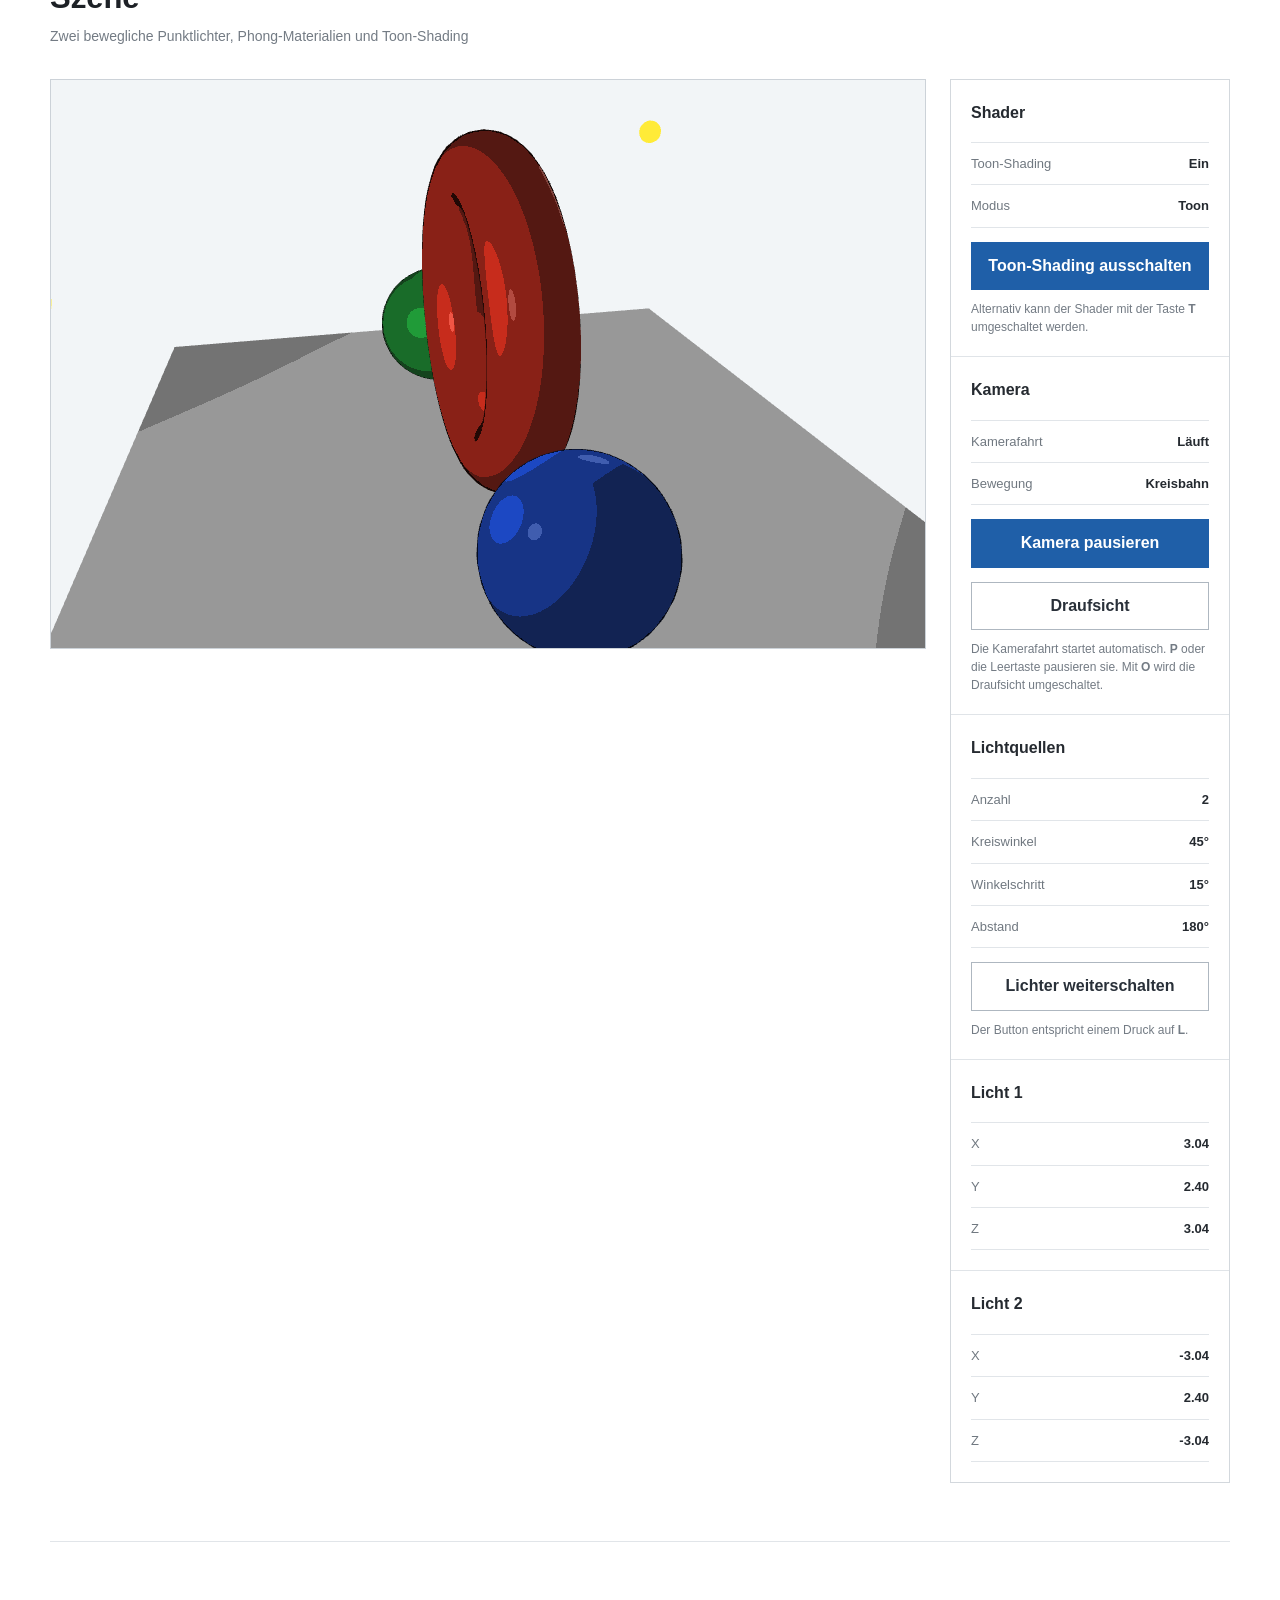
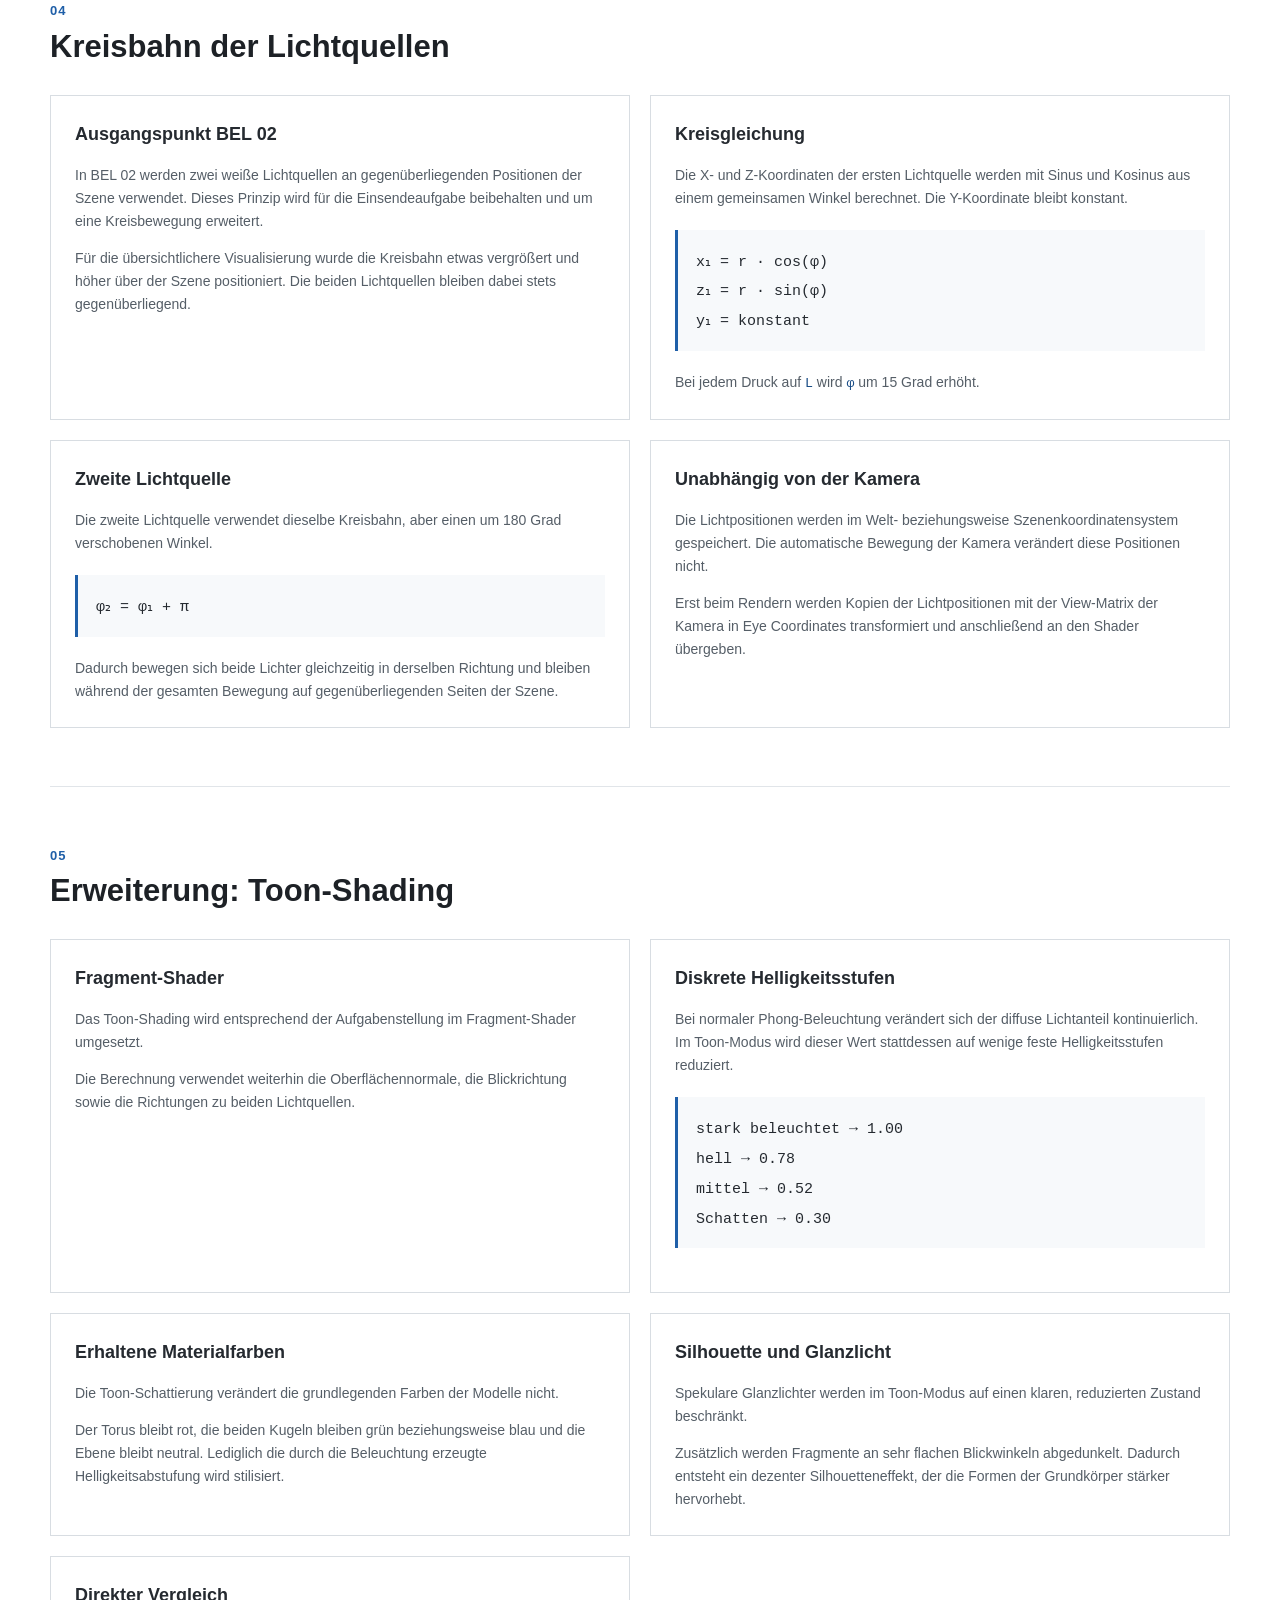
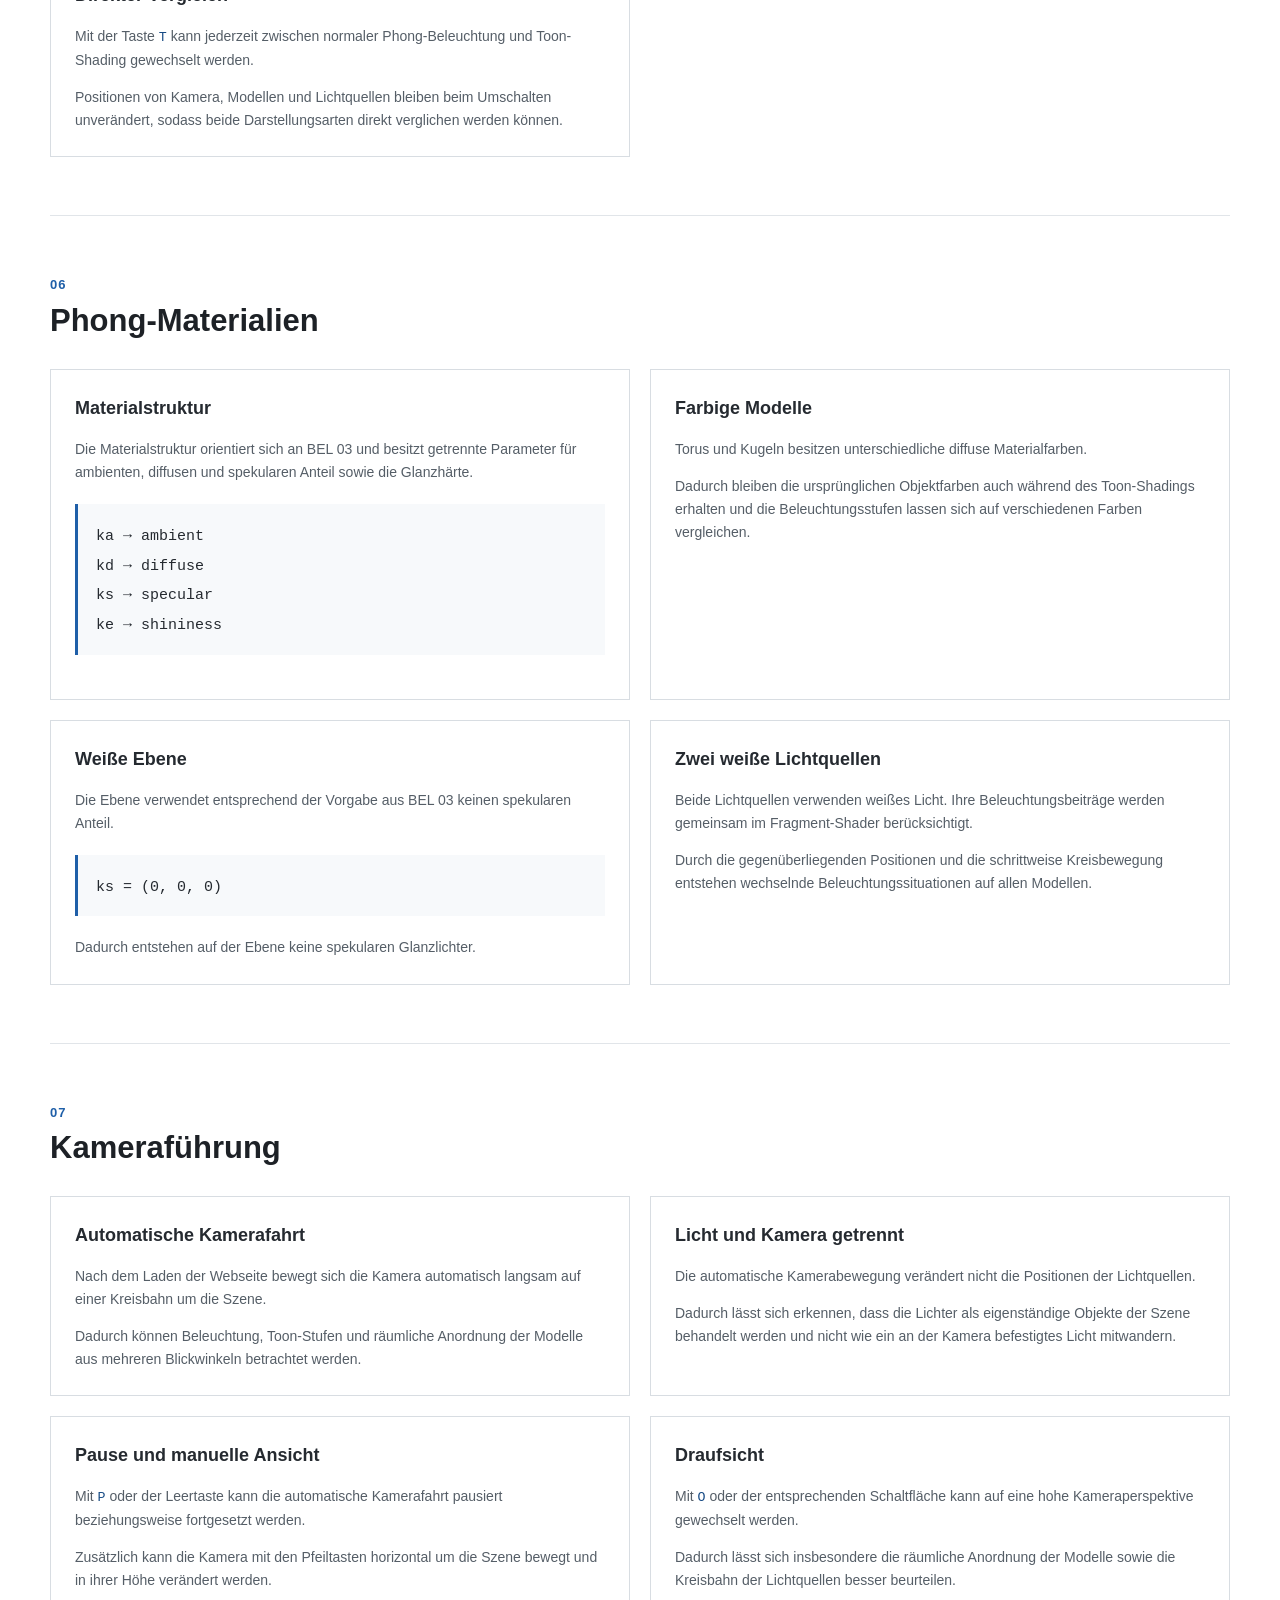
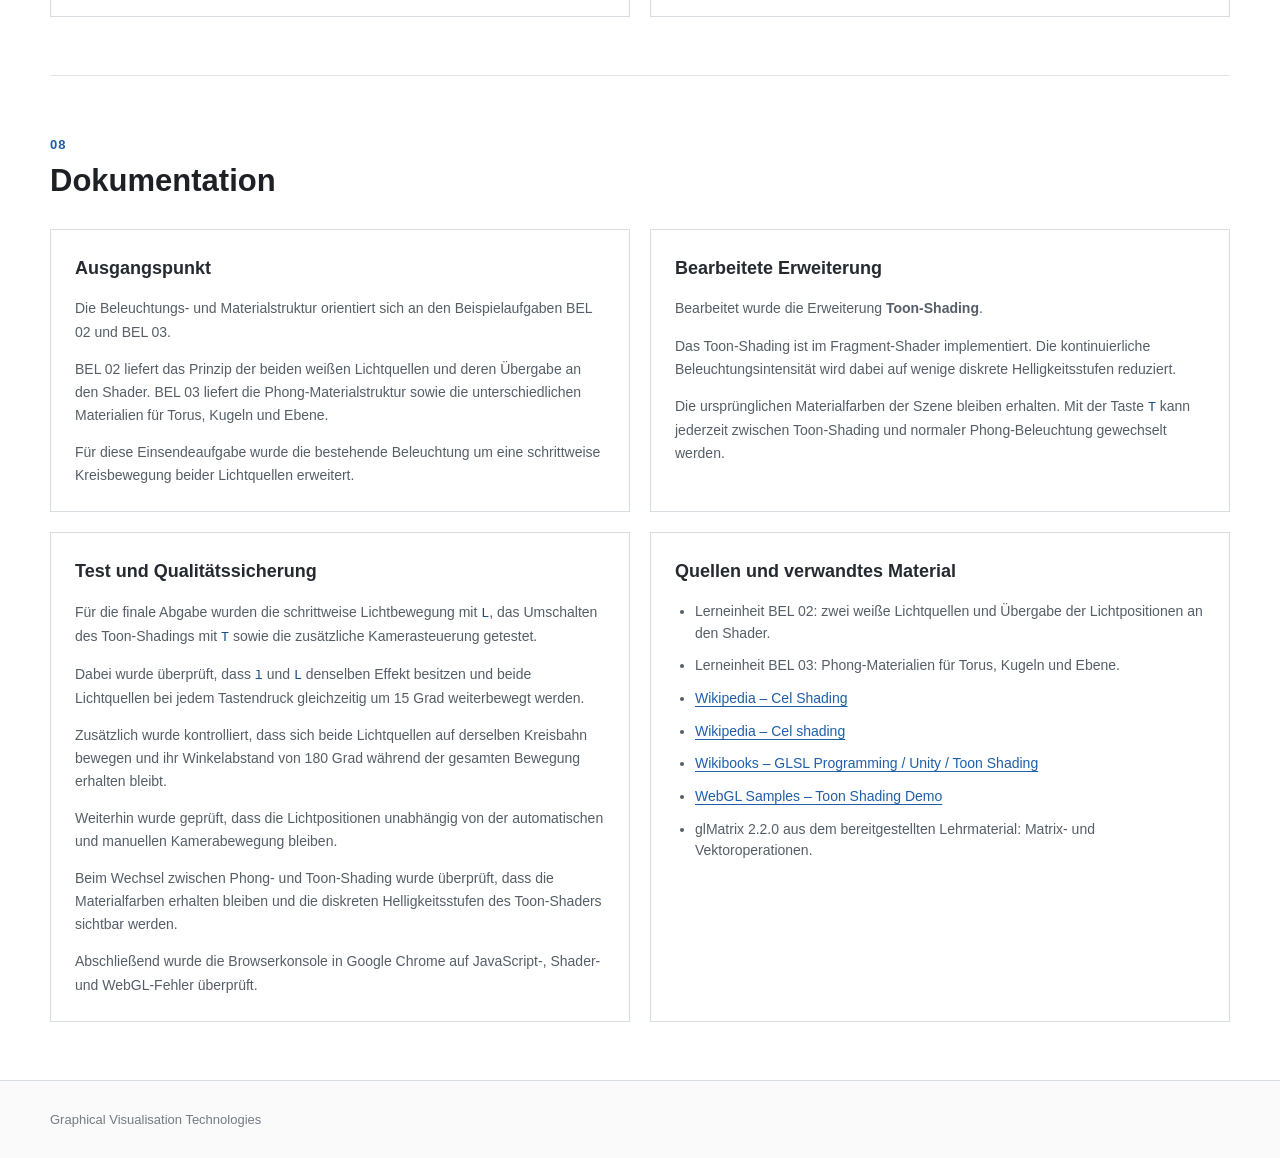
<file: aufgabe-08/index.html>
<!doctype html>

<html lang="de">
  <head>
    <meta charset="UTF-8" />

    <meta name="viewport" content="width=device-width, initial-scale=1.0" />

    <meta
      name="description"
      content="Einsendeaufgabe 08: Dynamische Lichtquellen auf einer Kreisbahn und farbiges Toon-Shading mit WebGL."
    />

    <title>Aufgabe 08 | Lichter auf einer Kreisbahn mit Toon Shading</title>

    <link rel="stylesheet" href="style.css" />

    <script src="../ext/gl-matrix.js" defer></script>

    <script src="app.js" defer></script>
  </head>

  <body>
    <!-- ==================================================
       KOPFBEREICH
       ================================================== -->

    <header class="page-header">
      <div class="container">
        <a class="back-link" href="../">
          <span aria-hidden="true">←</span>
          Zur Übersicht
        </a>

        <p class="module-name">Graphical Visualisation Technologies</p>

        <h1>Lichter auf einer Kreisbahn mit Toon Shading</h1>

        <p class="subtitle">Einsendeaufgabe 08</p>
      </div>
    </header>

    <main class="container">
      <!-- ==================================================
         01 – AUFGABENIDEE
         ================================================== -->

      <section class="section introduction">
        <div class="section-header">
          <div>
            <p class="section-number">01</p>

            <h2>Dynamische Beleuchtung</h2>
          </div>
        </div>

        <p>
          Die Szene orientiert sich an den Beleuchtungsbeispielen BEL 02 und BEL
          03. Sie besteht aus einem roten Torus, einer grünen und einer blauen
          Kugel sowie einer weißen Ebene mit unterschiedlichen
          Phong-Materialeigenschaften.
        </p>

        <p>
          Zwei weiße Punktlichtquellen befinden sich auf einer gemeinsamen
          Kreisbahn um die Modelle. Mit jedem Druck auf die Taste
          <code>L</code> werden beide Lichtquellen gleichzeitig um einen festen
          Winkel von 15 Grad weiterbewegt.
        </p>

        <p>
          Die zweite Lichtquelle befindet sich dabei immer um 180 Grad versetzt
          auf der gegenüberliegenden Seite der Kreisbahn. Beide Lichtquellen
          bewegen sich unabhängig von der Kamera und bleiben als Positionen
          innerhalb der Szene definiert.
        </p>

        <p>
          Als Erweiterung ist ein farbiges Toon-Shading im Fragment-Shader
          implementiert. Mit der Taste
          <code>T</code> kann jederzeit zwischen Toon-Shading und normaler
          Phong-Beleuchtung gewechselt werden.
        </p>

        <p>
          Zusätzlich bewegt sich die Kamera automatisch langsam um die Szene.
          Diese Kamerafahrt dient ausschließlich der besseren Betrachtung der
          Beleuchtung und kann pausiert, manuell verändert oder auf eine
          Draufsicht umgeschaltet werden.
        </p>
      </section>

      <!-- ==================================================
         02 – BEDIENUNG
         ================================================== -->

      <section class="section">
        <div class="section-header">
          <div>
            <p class="section-number">02</p>

            <h2>Bedienung</h2>
          </div>
        </div>

        <div class="interaction-grid">
          <article class="interaction-card">
            <kbd> L </kbd>

            <div>
              <strong> Lichtquellen bewegen </strong>

              <p>
                Jeder Tastendruck bewegt beide Lichtquellen gleichzeitig um 15
                Grad auf ihrer Kreisbahn. Groß- und Kleinschreibung haben keinen
                Einfluss.
              </p>
            </div>
          </article>

          <article class="interaction-card">
            <kbd> T </kbd>

            <div>
              <strong> Toon-Shading umschalten </strong>

              <p>
                Schaltet zwischen der normalen Phong-Beleuchtung und der
                farbigen Toon-Schattierung um.
              </p>
            </div>
          </article>

          <article class="interaction-card">
            <div class="key-combination">
              <kbd>P</kbd>

              <span>/</span>

              <kbd>Space</kbd>
            </div>

            <div>
              <strong> Kamerafahrt pausieren </strong>

              <p>
                Pausiert beziehungsweise startet die automatische Kamerafahrt um
                die Szene.
              </p>
            </div>
          </article>

          <article class="interaction-card">
            <kbd> O </kbd>

            <div>
              <strong> Draufsicht </strong>

              <p>
                Schaltet zwischen der normalen Kameraperspektive und einer hohen
                Draufsicht auf die Szene um.
              </p>
            </div>
          </article>

          <article class="interaction-card">
            <div class="key-combination">
              <kbd>←</kbd>

              <span>/</span>

              <kbd>→</kbd>
            </div>

            <div>
              <strong> Kamera horizontal bewegen </strong>

              <p>
                Bewegt die Kamera manuell um die Szene und verändert damit den
                horizontalen Blickwinkel.
              </p>
            </div>
          </article>

          <article class="interaction-card">
            <div class="key-combination">
              <kbd>↑</kbd>

              <span>/</span>

              <kbd>↓</kbd>
            </div>

            <div>
              <strong> Kamerahöhe verändern </strong>

              <p>
                Verändert den vertikalen Blickwinkel der Kamera. Dadurch kann
                die Szene höher oder flacher betrachtet werden.
              </p>
            </div>
          </article>
        </div>
      </section>

      <!-- ==================================================
         03 – WEBGL-SZENE
         ================================================== -->

      <section class="section">
        <div class="section-header">
          <div>
            <p class="section-number">03</p>

            <h2>Szene</h2>

            <p class="section-description">
              Zwei bewegliche Punktlichter, Phong-Materialien und Toon-Shading
            </p>
          </div>
        </div>

        <div class="scene-layout">
          <!-- WebGL-Canvas -->

          <div class="canvas-container">
            <canvas id="sceneCanvas" width="1000" height="650">
              Dein Browser unterstützt Canvas nicht.
            </canvas>
          </div>

          <!-- Steuerung -->

          <aside class="control-panel">
            <!-- Shader -->

            <section class="control-group">
              <h3>Shader</h3>

              <div class="status-list">
                <div class="status-row">
                  <span> Toon-Shading </span>

                  <strong id="toonStatus"> Ein </strong>
                </div>

                <div class="status-row">
                  <span> Modus </span>

                  <strong id="shaderMode"> Toon </strong>
                </div>
              </div>

              <button
                id="toggleToon"
                class="control-button active"
                type="button"
                aria-pressed="true"
              >
                Toon-Shading ausschalten
              </button>

              <p class="control-hint">
                Alternativ kann der Shader mit der Taste
                <strong>T</strong> umgeschaltet werden.
              </p>
            </section>

            <!-- Kamera -->

            <section class="control-group">
              <h3>Kamera</h3>

              <div class="status-list">
                <div class="status-row">
                  <span> Kamerafahrt </span>

                  <strong id="cameraStatus"> Läuft </strong>
                </div>

                <div class="status-row">
                  <span> Bewegung </span>

                  <strong> Kreisbahn </strong>
                </div>
              </div>

              <button
                id="toggleCamera"
                class="control-button active"
                type="button"
                aria-pressed="true"
              >
                Kamera pausieren
              </button>

              <button id="topView" class="control-button" type="button">
                Draufsicht
              </button>

              <p class="control-hint">
                Die Kamerafahrt startet automatisch.
                <strong>P</strong> oder die Leertaste pausieren sie. Mit
                <strong>O</strong> wird die Draufsicht umgeschaltet.
              </p>
            </section>

            <!-- Lichtquellen -->

            <section class="control-group">
              <h3>Lichtquellen</h3>

              <div class="status-list">
                <div class="status-row">
                  <span> Anzahl </span>

                  <strong> 2 </strong>
                </div>

                <div class="status-row">
                  <span> Kreiswinkel </span>

                  <strong id="lightAngleDisplay"> 45° </strong>
                </div>

                <div class="status-row">
                  <span> Winkelschritt </span>

                  <strong> 15° </strong>
                </div>

                <div class="status-row">
                  <span> Abstand </span>

                  <strong> 180° </strong>
                </div>
              </div>

              <button id="moveLights" class="control-button" type="button">
                Lichter weiterschalten
              </button>

              <p class="control-hint">
                Der Button entspricht einem Druck auf
                <strong>L</strong>.
              </p>
            </section>

            <!-- Licht 1 -->

            <section class="control-group">
              <h3>Licht 1</h3>

              <div class="status-list">
                <div class="status-row">
                  <span> X </span>

                  <strong id="light1X"> 3.04 </strong>
                </div>

                <div class="status-row">
                  <span> Y </span>

                  <strong id="light1Y"> 2.40 </strong>
                </div>

                <div class="status-row">
                  <span> Z </span>

                  <strong id="light1Z"> 3.04 </strong>
                </div>
              </div>
            </section>

            <!-- Licht 2 -->

            <section class="control-group">
              <h3>Licht 2</h3>

              <div class="status-list">
                <div class="status-row">
                  <span> X </span>

                  <strong id="light2X"> -3.04 </strong>
                </div>

                <div class="status-row">
                  <span> Y </span>

                  <strong id="light2Y"> 2.40 </strong>
                </div>

                <div class="status-row">
                  <span> Z </span>

                  <strong id="light2Z"> -3.04 </strong>
                </div>
              </div>
            </section>
          </aside>
        </div>
      </section>

      <!-- ==================================================
         04 – LICHTBEWEGUNG
         ================================================== -->

      <section class="section">
        <div class="section-header">
          <div>
            <p class="section-number">04</p>

            <h2>Kreisbahn der Lichtquellen</h2>
          </div>
        </div>

        <div class="documentation-grid">
          <article>
            <h3>Ausgangspunkt BEL 02</h3>

            <p>
              In BEL 02 werden zwei weiße Lichtquellen an gegenüberliegenden
              Positionen der Szene verwendet. Dieses Prinzip wird für die
              Einsendeaufgabe beibehalten und um eine Kreisbewegung erweitert.
            </p>

            <p>
              Für die übersichtlichere Visualisierung wurde die Kreisbahn etwas
              vergrößert und höher über der Szene positioniert. Die beiden
              Lichtquellen bleiben dabei stets gegenüberliegend.
            </p>
          </article>

          <article>
            <h3>Kreisgleichung</h3>

            <p>
              Die X- und Z-Koordinaten der ersten Lichtquelle werden mit Sinus
              und Kosinus aus einem gemeinsamen Winkel berechnet. Die
              Y-Koordinate bleibt konstant.
            </p>

            <div class="formula-block">
              <p>x₁ = r · cos(φ)</p>

              <p>z₁ = r · sin(φ)</p>

              <p>y₁ = konstant</p>
            </div>

            <p>
              Bei jedem Druck auf <code>L</code> wird <code>φ</code> um 15 Grad
              erhöht.
            </p>
          </article>

          <article>
            <h3>Zweite Lichtquelle</h3>

            <p>
              Die zweite Lichtquelle verwendet dieselbe Kreisbahn, aber einen um
              180 Grad verschobenen Winkel.
            </p>

            <div class="formula-block">
              <p>φ₂ = φ₁ + π</p>
            </div>

            <p>
              Dadurch bewegen sich beide Lichter gleichzeitig in derselben
              Richtung und bleiben während der gesamten Bewegung auf
              gegenüberliegenden Seiten der Szene.
            </p>
          </article>

          <article>
            <h3>Unabhängig von der Kamera</h3>

            <p>
              Die Lichtpositionen werden im Welt- beziehungsweise
              Szenenkoordinatensystem gespeichert. Die automatische Bewegung der
              Kamera verändert diese Positionen nicht.
            </p>

            <p>
              Erst beim Rendern werden Kopien der Lichtpositionen mit der
              View-Matrix der Kamera in Eye Coordinates transformiert und
              anschließend an den Shader übergeben.
            </p>
          </article>
        </div>
      </section>

      <!-- ==================================================
         05 – TOON-SHADING
         ================================================== -->

      <section class="section">
        <div class="section-header">
          <div>
            <p class="section-number">05</p>

            <h2>Erweiterung: Toon-Shading</h2>
          </div>
        </div>

        <div class="documentation-grid">
          <article>
            <h3>Fragment-Shader</h3>

            <p>
              Das Toon-Shading wird entsprechend der Aufgabenstellung im
              Fragment-Shader umgesetzt.
            </p>

            <p>
              Die Berechnung verwendet weiterhin die Oberflächennormale, die
              Blickrichtung sowie die Richtungen zu beiden Lichtquellen.
            </p>
          </article>

          <article>
            <h3>Diskrete Helligkeitsstufen</h3>

            <p>
              Bei normaler Phong-Beleuchtung verändert sich der diffuse
              Lichtanteil kontinuierlich. Im Toon-Modus wird dieser Wert
              stattdessen auf wenige feste Helligkeitsstufen reduziert.
            </p>

            <div class="formula-block">
              <p>stark beleuchtet → 1.00</p>

              <p>hell → 0.78</p>

              <p>mittel → 0.52</p>

              <p>Schatten → 0.30</p>
            </div>
          </article>

          <article>
            <h3>Erhaltene Materialfarben</h3>

            <p>
              Die Toon-Schattierung verändert die grundlegenden Farben der
              Modelle nicht.
            </p>

            <p>
              Der Torus bleibt rot, die beiden Kugeln bleiben grün
              beziehungsweise blau und die Ebene bleibt neutral. Lediglich die
              durch die Beleuchtung erzeugte Helligkeitsabstufung wird
              stilisiert.
            </p>
          </article>

          <article>
            <h3>Silhouette und Glanzlicht</h3>

            <p>
              Spekulare Glanzlichter werden im Toon-Modus auf einen klaren,
              reduzierten Zustand beschränkt.
            </p>

            <p>
              Zusätzlich werden Fragmente an sehr flachen Blickwinkeln
              abgedunkelt. Dadurch entsteht ein dezenter Silhouetteneffekt, der
              die Formen der Grundkörper stärker hervorhebt.
            </p>
          </article>

          <article>
            <h3>Direkter Vergleich</h3>

            <p>
              Mit der Taste <code>T</code> kann jederzeit zwischen normaler
              Phong-Beleuchtung und Toon-Shading gewechselt werden.
            </p>

            <p>
              Positionen von Kamera, Modellen und Lichtquellen bleiben beim
              Umschalten unverändert, sodass beide Darstellungsarten direkt
              verglichen werden können.
            </p>
          </article>
        </div>
      </section>

      <!-- ==================================================
         06 – PHONG-MATERIALIEN
         ================================================== -->

      <section class="section">
        <div class="section-header">
          <div>
            <p class="section-number">06</p>

            <h2>Phong-Materialien</h2>
          </div>
        </div>

        <div class="documentation-grid">
          <article>
            <h3>Materialstruktur</h3>

            <p>
              Die Materialstruktur orientiert sich an BEL 03 und besitzt
              getrennte Parameter für ambienten, diffusen und spekularen Anteil
              sowie die Glanzhärte.
            </p>

            <div class="formula-block">
              <p>ka → ambient</p>

              <p>kd → diffuse</p>

              <p>ks → specular</p>

              <p>ke → shininess</p>
            </div>
          </article>

          <article>
            <h3>Farbige Modelle</h3>

            <p>
              Torus und Kugeln besitzen unterschiedliche diffuse Materialfarben.
            </p>

            <p>
              Dadurch bleiben die ursprünglichen Objektfarben auch während des
              Toon-Shadings erhalten und die Beleuchtungsstufen lassen sich auf
              verschiedenen Farben vergleichen.
            </p>
          </article>

          <article>
            <h3>Weiße Ebene</h3>

            <p>
              Die Ebene verwendet entsprechend der Vorgabe aus BEL 03 keinen
              spekularen Anteil.
            </p>

            <div class="formula-block">
              <p>ks = (0, 0, 0)</p>
            </div>

            <p>
              Dadurch entstehen auf der Ebene keine spekularen Glanzlichter.
            </p>
          </article>

          <article>
            <h3>Zwei weiße Lichtquellen</h3>

            <p>
              Beide Lichtquellen verwenden weißes Licht. Ihre
              Beleuchtungsbeiträge werden gemeinsam im Fragment-Shader
              berücksichtigt.
            </p>

            <p>
              Durch die gegenüberliegenden Positionen und die schrittweise
              Kreisbewegung entstehen wechselnde Beleuchtungssituationen auf
              allen Modellen.
            </p>
          </article>
        </div>
      </section>

      <!-- ==================================================
         07 – KAMERA
         ================================================== -->

      <section class="section">
        <div class="section-header">
          <div>
            <p class="section-number">07</p>

            <h2>Kameraführung</h2>
          </div>
        </div>

        <div class="documentation-grid">
          <article>
            <h3>Automatische Kamerafahrt</h3>

            <p>
              Nach dem Laden der Webseite bewegt sich die Kamera automatisch
              langsam auf einer Kreisbahn um die Szene.
            </p>

            <p>
              Dadurch können Beleuchtung, Toon-Stufen und räumliche Anordnung
              der Modelle aus mehreren Blickwinkeln betrachtet werden.
            </p>
          </article>

          <article>
            <h3>Licht und Kamera getrennt</h3>

            <p>
              Die automatische Kamerabewegung verändert nicht die Positionen der
              Lichtquellen.
            </p>

            <p>
              Dadurch lässt sich erkennen, dass die Lichter als eigenständige
              Objekte der Szene behandelt werden und nicht wie ein an der Kamera
              befestigtes Licht mitwandern.
            </p>
          </article>

          <article>
            <h3>Pause und manuelle Ansicht</h3>

            <p>
              Mit <code>P</code> oder der Leertaste kann die automatische
              Kamerafahrt pausiert beziehungsweise fortgesetzt werden.
            </p>

            <p>
              Zusätzlich kann die Kamera mit den Pfeiltasten horizontal um die
              Szene bewegt und in ihrer Höhe verändert werden.
            </p>
          </article>

          <article>
            <h3>Draufsicht</h3>

            <p>
              Mit <code>O</code> oder der entsprechenden Schaltfläche kann auf
              eine hohe Kameraperspektive gewechselt werden.
            </p>

            <p>
              Dadurch lässt sich insbesondere die räumliche Anordnung der
              Modelle sowie die Kreisbahn der Lichtquellen besser beurteilen.
            </p>
          </article>
        </div>
      </section>

      <!-- ==================================================
         08 – DOKUMENTATION
         ================================================== -->

      <section class="section documentation">
        <div class="section-header">
          <div>
            <p class="section-number">08</p>

            <h2>Dokumentation</h2>
          </div>
        </div>

        <div class="documentation-grid">
          <article>
            <h3>Ausgangspunkt</h3>

            <p>
              Die Beleuchtungs- und Materialstruktur orientiert sich an den
              Beispielaufgaben BEL 02 und BEL 03.
            </p>

            <p>
              BEL 02 liefert das Prinzip der beiden weißen Lichtquellen und
              deren Übergabe an den Shader. BEL 03 liefert die
              Phong-Materialstruktur sowie die unterschiedlichen Materialien für
              Torus, Kugeln und Ebene.
            </p>

            <p>
              Für diese Einsendeaufgabe wurde die bestehende Beleuchtung um eine
              schrittweise Kreisbewegung beider Lichtquellen erweitert.
            </p>
          </article>

          <article>
            <h3>Bearbeitete Erweiterung</h3>

            <p>
              Bearbeitet wurde die Erweiterung
              <strong>Toon-Shading</strong>.
            </p>

            <p>
              Das Toon-Shading ist im Fragment-Shader implementiert. Die
              kontinuierliche Beleuchtungsintensität wird dabei auf wenige
              diskrete Helligkeitsstufen reduziert.
            </p>

            <p>
              Die ursprünglichen Materialfarben der Szene bleiben erhalten. Mit
              der Taste <code>T</code> kann jederzeit zwischen Toon-Shading und
              normaler Phong-Beleuchtung gewechselt werden.
            </p>
          </article>

          <article>
            <h3>Test und Qualitätssicherung</h3>

            <p>
              Für die finale Abgabe wurden die schrittweise Lichtbewegung mit
              <code>L</code>, das Umschalten des Toon-Shadings mit
              <code>T</code> sowie die zusätzliche Kamerasteuerung getestet.
            </p>

            <p>
              Dabei wurde überprüft, dass <code>l</code> und
              <code>L</code> denselben Effekt besitzen und beide Lichtquellen
              bei jedem Tastendruck gleichzeitig um 15 Grad weiterbewegt werden.
            </p>

            <p>
              Zusätzlich wurde kontrolliert, dass sich beide Lichtquellen auf
              derselben Kreisbahn bewegen und ihr Winkelabstand von 180 Grad
              während der gesamten Bewegung erhalten bleibt.
            </p>

            <p>
              Weiterhin wurde geprüft, dass die Lichtpositionen unabhängig von
              der automatischen und manuellen Kamerabewegung bleiben.
            </p>

            <p>
              Beim Wechsel zwischen Phong- und Toon-Shading wurde überprüft,
              dass die Materialfarben erhalten bleiben und die diskreten
              Helligkeitsstufen des Toon-Shaders sichtbar werden.
            </p>

            <p>
              Abschließend wurde die Browserkonsole in Google Chrome auf
              JavaScript-, Shader- und WebGL-Fehler überprüft.
            </p>
          </article>

          <article>
            <h3>Quellen und verwandtes Material</h3>

            <ul class="source-list">
              <li>
                Lerneinheit BEL 02: zwei weiße Lichtquellen und Übergabe der
                Lichtpositionen an den Shader.
              </li>

              <li>
                Lerneinheit BEL 03: Phong-Materialien für Torus, Kugeln und
                Ebene.
              </li>

              <li>
                <a
                  href="https://de.wikipedia.org/wiki/Cel_Shading"
                  target="_blank"
                  rel="noopener noreferrer"
                >
                  Wikipedia – Cel Shading
                </a>
              </li>

              <li>
                <a
                  href="https://en.wikipedia.org/wiki/Cel_shading"
                  target="_blank"
                  rel="noopener noreferrer"
                >
                  Wikipedia – Cel shading
                </a>
              </li>

              <li>
                <a
                  href="https://en.wikibooks.org/wiki/GLSL_Programming/Unity/Toon_Shading"
                  target="_blank"
                  rel="noopener noreferrer"
                >
                  Wikibooks – GLSL Programming / Unity / Toon Shading
                </a>
              </li>

              <li>
                <a
                  href="https://webglsamples.org/toon-shading/toon-shading.html"
                  target="_blank"
                  rel="noopener noreferrer"
                >
                  WebGL Samples – Toon Shading Demo
                </a>
              </li>

              <li>
                glMatrix 2.2.0 aus dem bereitgestellten Lehrmaterial: Matrix-
                und Vektoroperationen.
              </li>
            </ul>
          </article>
        </div>
      </section>
    </main>

    <!-- ==================================================
       FOOTER
       ================================================== -->

    <footer class="page-footer">
      <div class="container">
        <p>Graphical Visualisation Technologies</p>
      </div>
    </footer>
  </body>
</html>
</file>
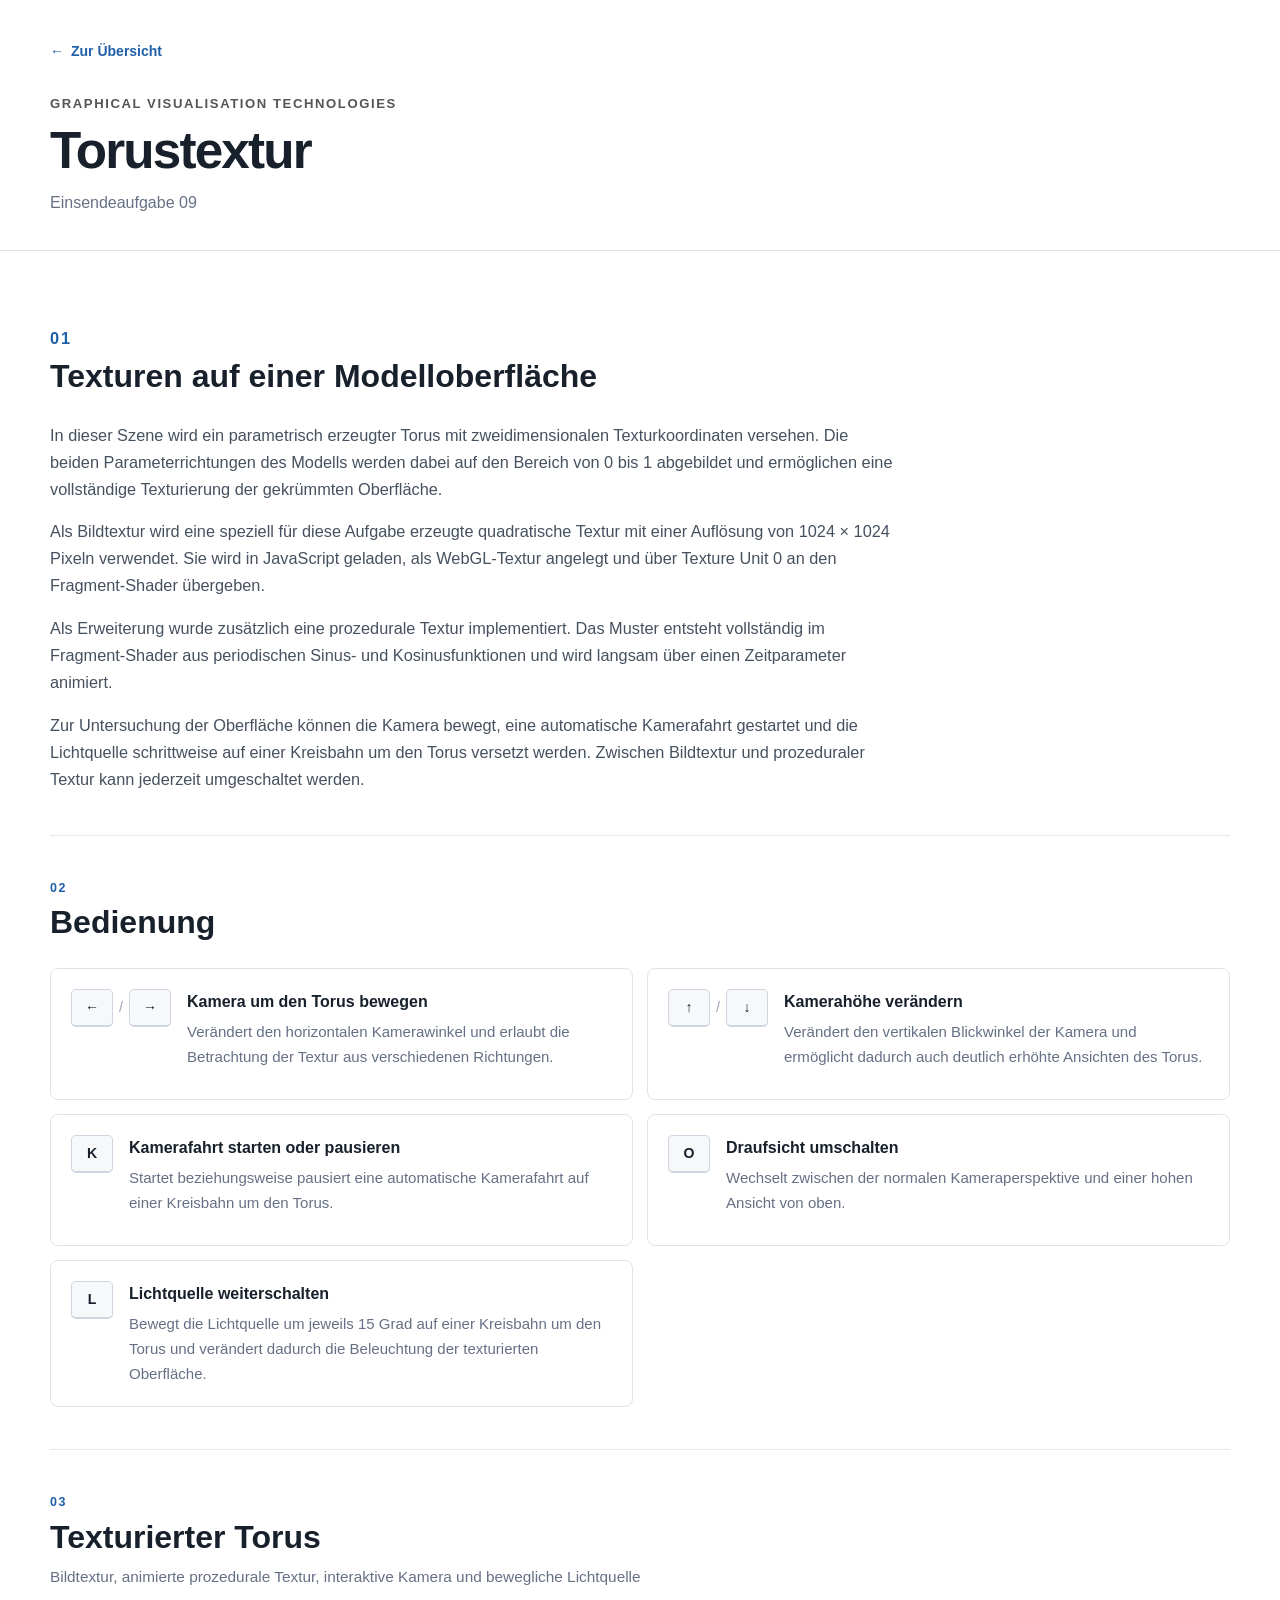
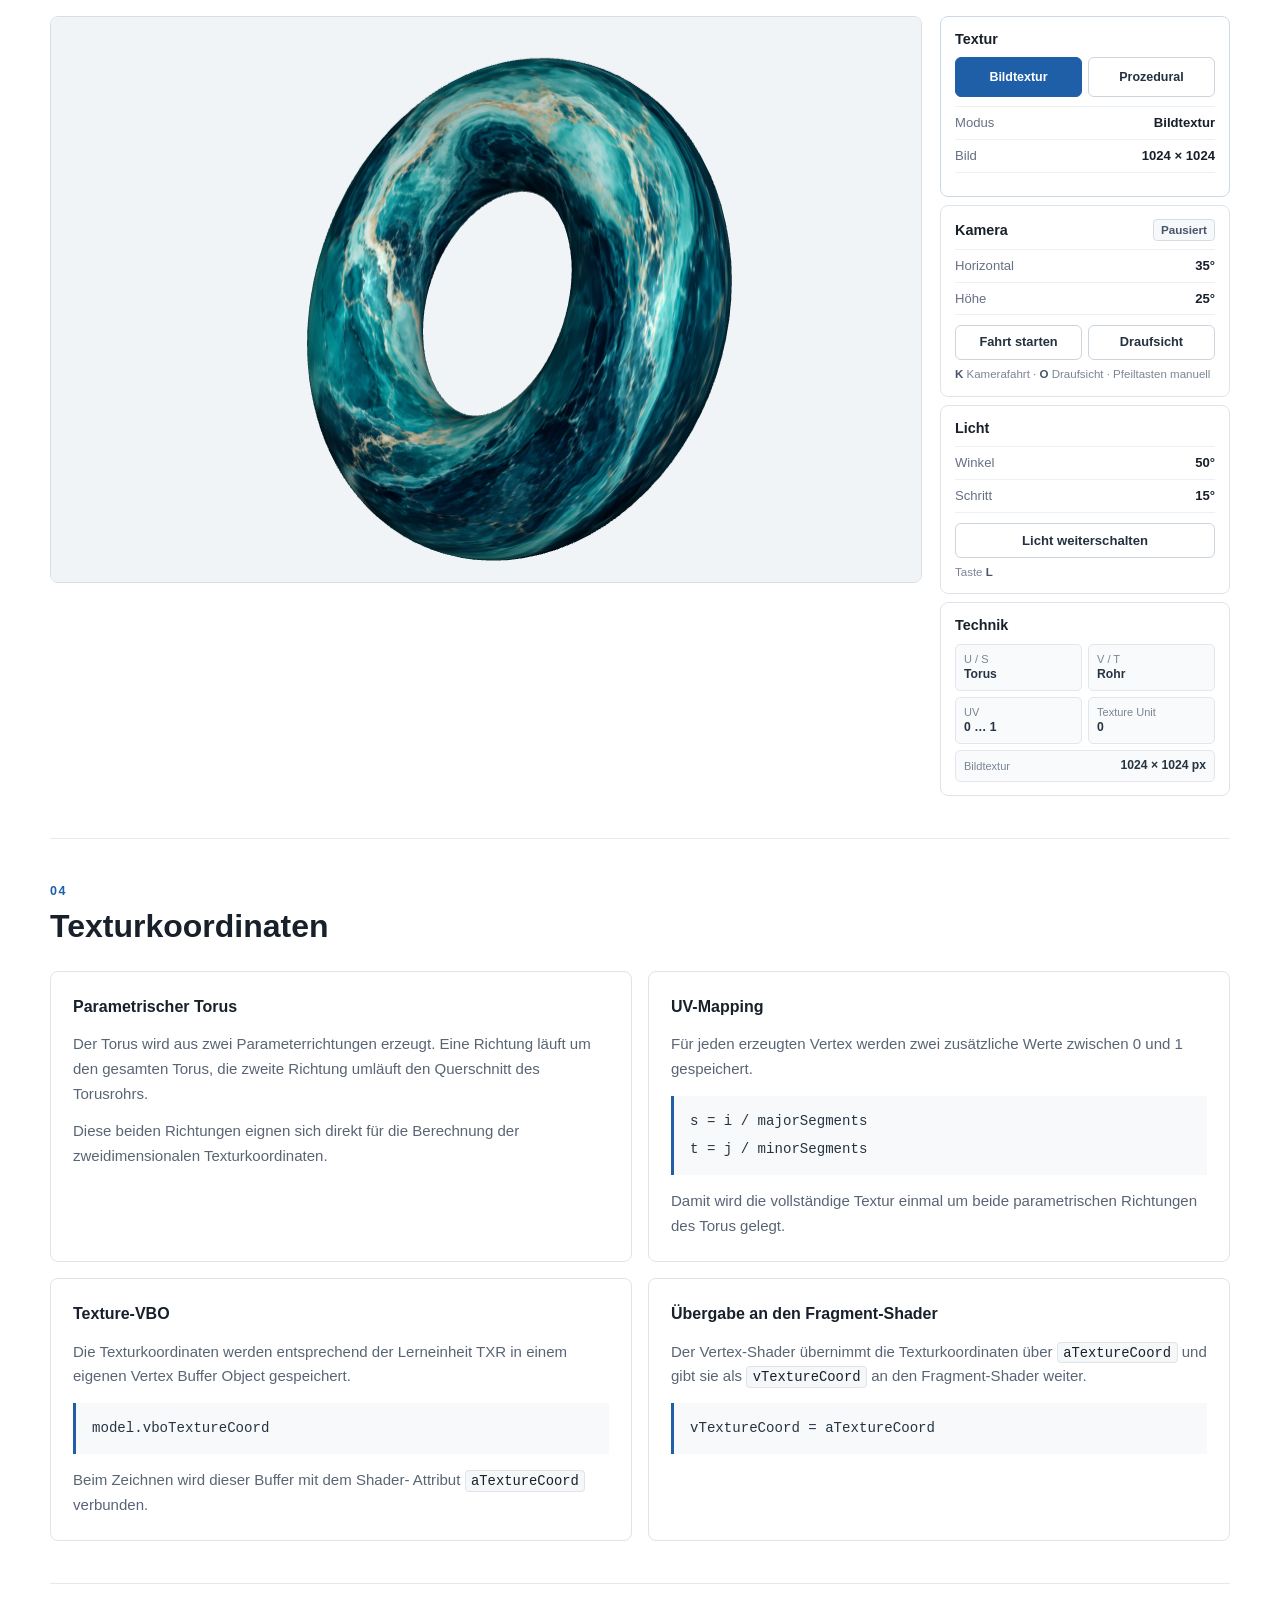
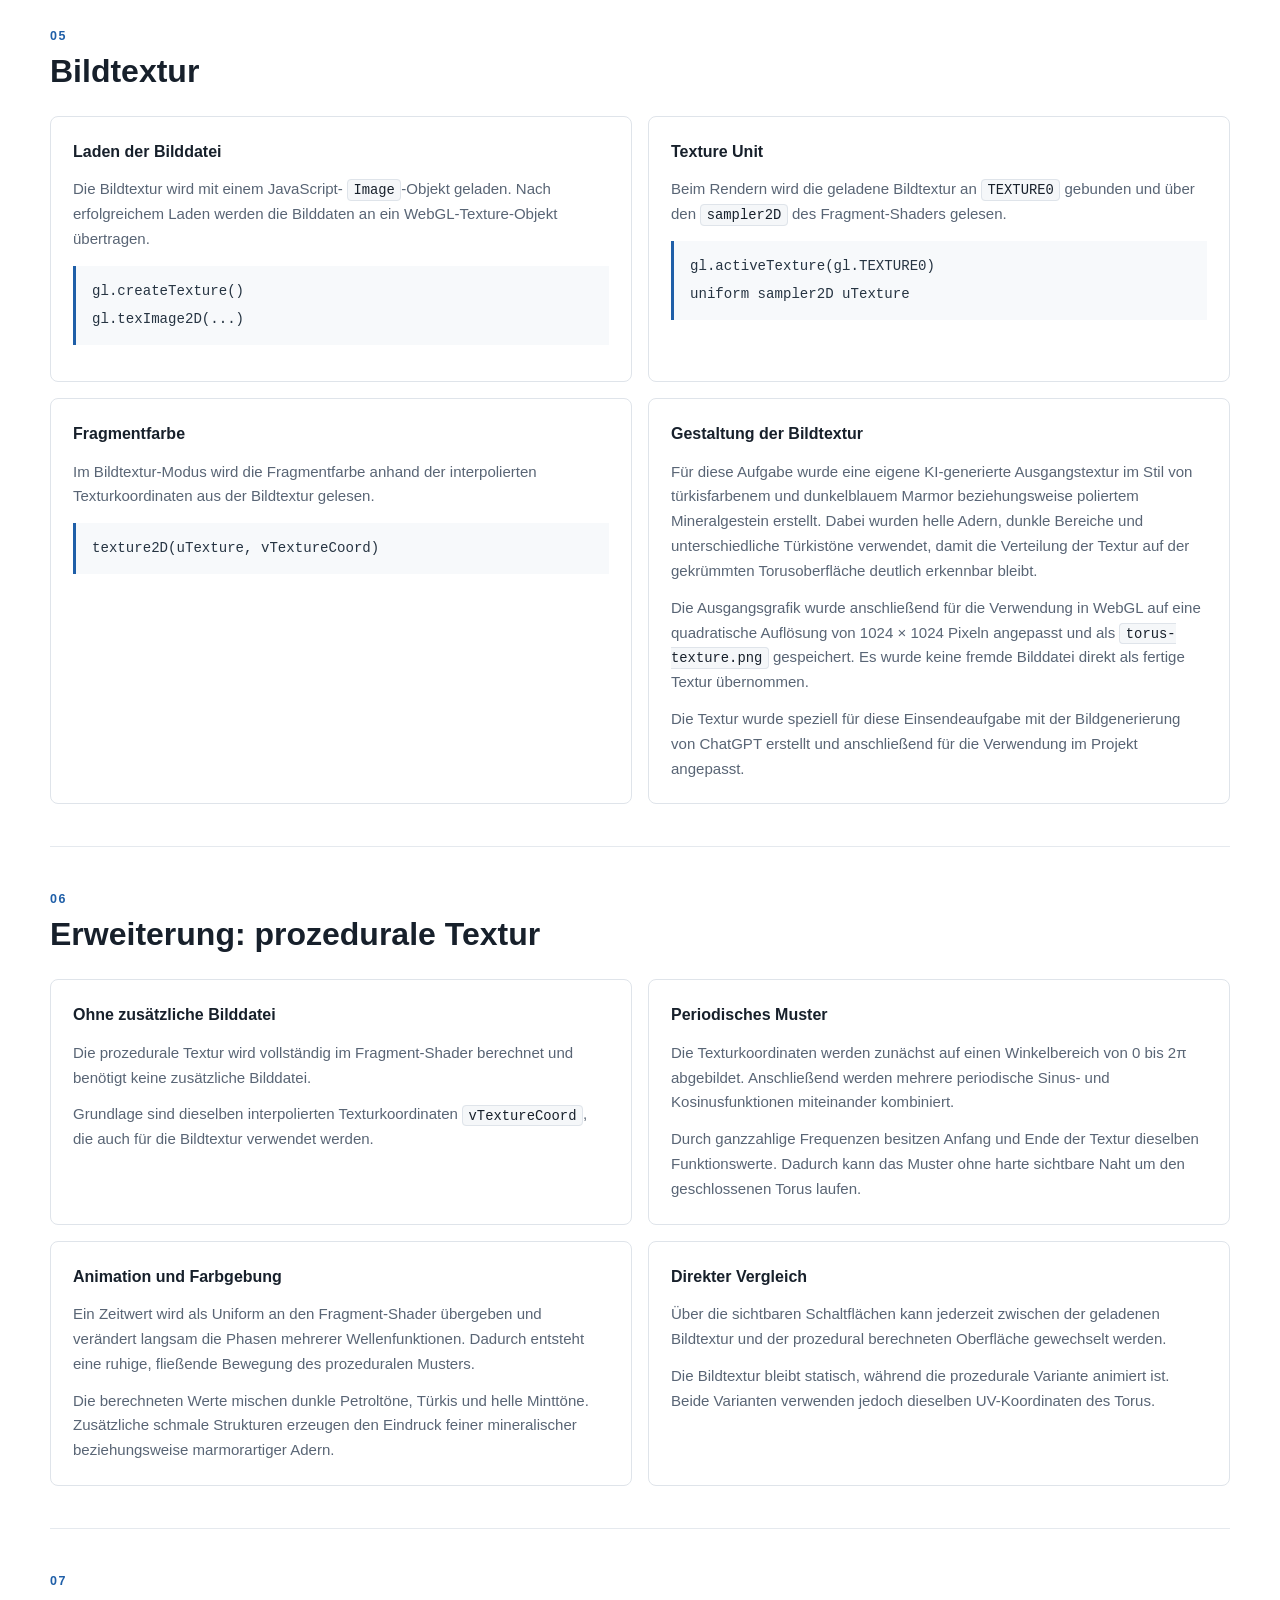
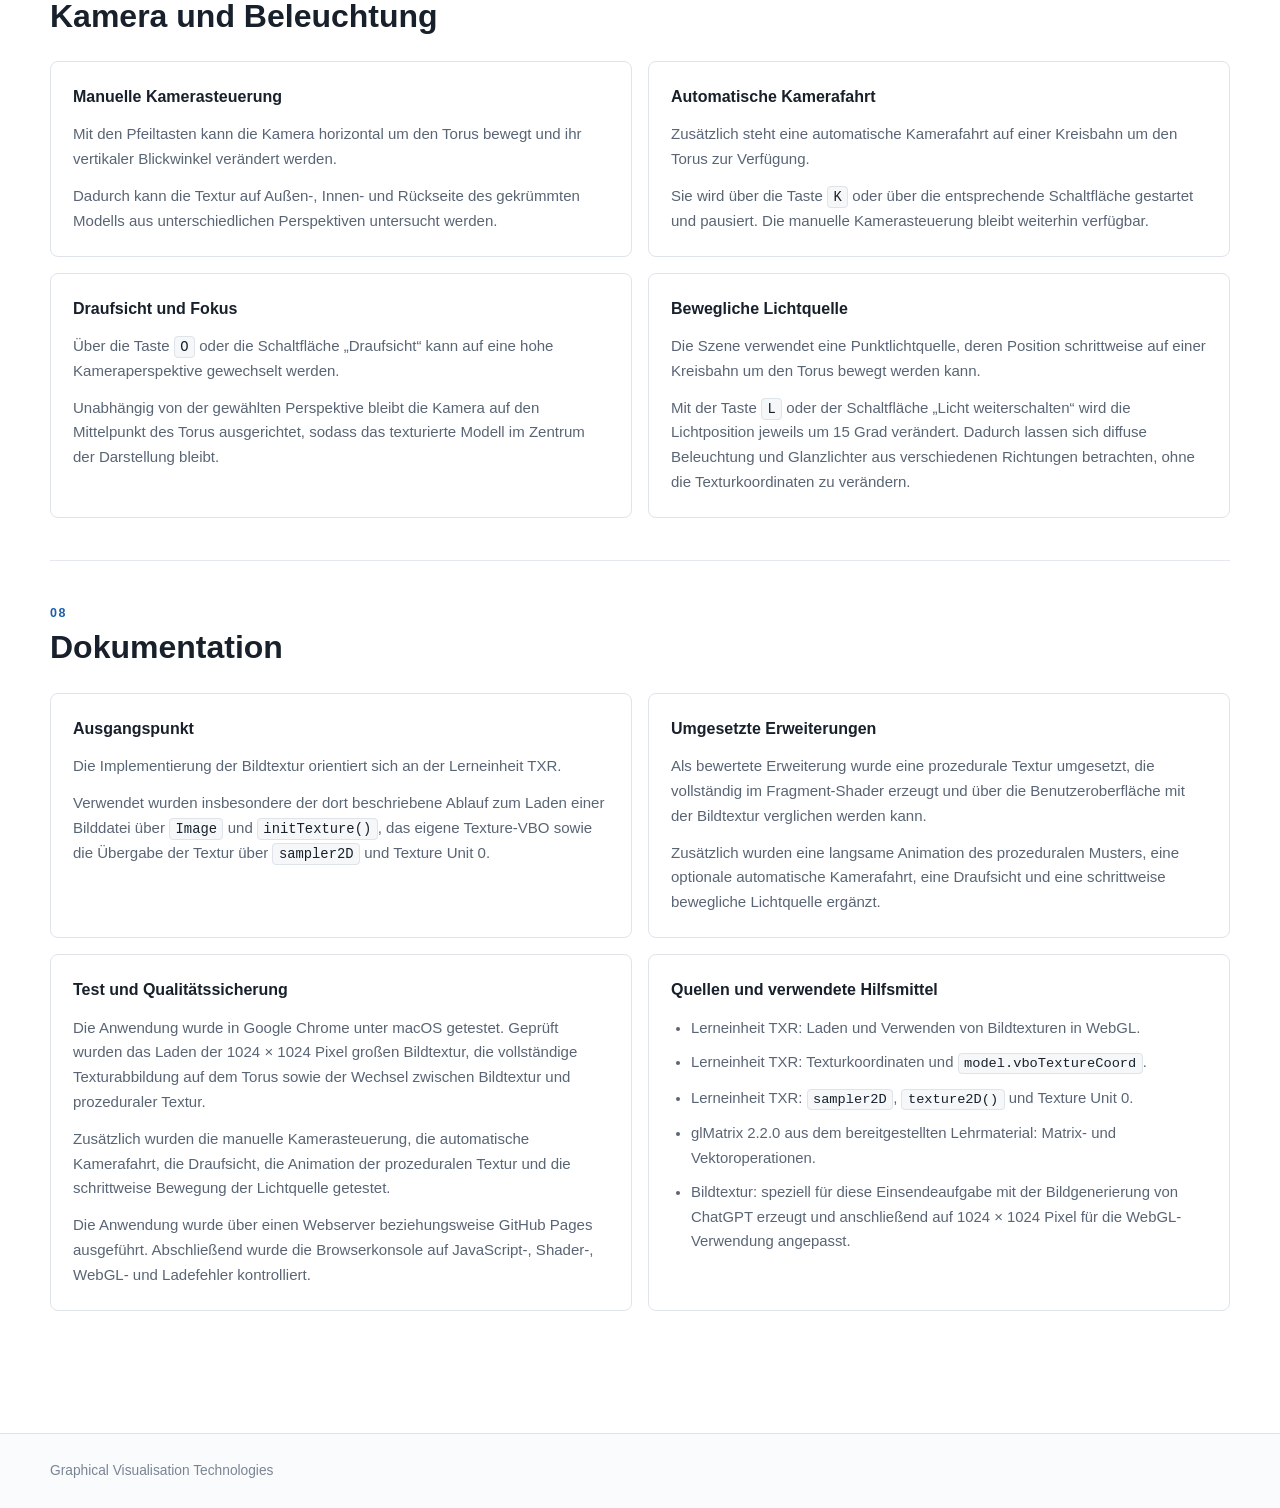
<file: aufgabe-09/index.html>
<!doctype html>

<html lang="de">
  <head>
    <meta charset="UTF-8" />

    <meta name="viewport" content="width=device-width, initial-scale=1.0" />

    <meta
      name="description"
      content="Einsendeaufgabe 09: Texturierung eines Torus mit Bildtextur und prozedural erzeugter Textur in WebGL."
    />

    <title>Aufgabe 09 | Torustextur</title>

    <link rel="stylesheet" href="style.css" />

    <script src="../ext/gl-matrix.js" defer></script>

    <script src="app.js" defer></script>
  </head>

  <body>
    <!-- ==================================================
       KOPFBEREICH
       ================================================== -->

    <header class="page-header">
      <div class="container">
        <a class="back-link" href="../">
          <span aria-hidden="true">←</span>
          Zur Übersicht
        </a>

        <p class="module-name">Graphical Visualisation Technologies</p>

        <h1>Torustextur</h1>

        <p class="subtitle">Einsendeaufgabe 09</p>
      </div>
    </header>

    <main class="container">
      <!-- ==================================================
         01 – AUFGABENIDEE
         ================================================== -->

      <section class="section introduction">
        <div class="section-header">
          <div>
            <p class="section-number">01</p>

            <h2>Texturen auf einer Modelloberfläche</h2>
          </div>
        </div>

        <p>
          In dieser Szene wird ein parametrisch erzeugter Torus mit
          zweidimensionalen Texturkoordinaten versehen. Die beiden
          Parameterrichtungen des Modells werden dabei auf den Bereich von 0 bis
          1 abgebildet und ermöglichen eine vollständige Texturierung der
          gekrümmten Oberfläche.
        </p>

        <p>
          Als Bildtextur wird eine speziell für diese Aufgabe erzeugte
          quadratische Textur mit einer Auflösung von 1024 × 1024 Pixeln
          verwendet. Sie wird in JavaScript geladen, als WebGL-Textur angelegt
          und über Texture Unit 0 an den Fragment-Shader übergeben.
        </p>

        <p>
          Als Erweiterung wurde zusätzlich eine prozedurale Textur
          implementiert. Das Muster entsteht vollständig im Fragment-Shader aus
          periodischen Sinus- und Kosinusfunktionen und wird langsam über einen
          Zeitparameter animiert.
        </p>

        <p>
          Zur Untersuchung der Oberfläche können die Kamera bewegt, eine
          automatische Kamerafahrt gestartet und die Lichtquelle schrittweise
          auf einer Kreisbahn um den Torus versetzt werden. Zwischen Bildtextur
          und prozeduraler Textur kann jederzeit umgeschaltet werden.
        </p>
      </section>

      <!-- ==================================================
         02 – BEDIENUNG
         ================================================== -->

      <section class="section">
        <div class="section-header">
          <div>
            <p class="section-number">02</p>

            <h2>Bedienung</h2>
          </div>
        </div>

        <div class="interaction-grid">
          <article class="interaction-card">
            <div class="key-combination">
              <kbd>←</kbd>

              <span>/</span>

              <kbd>→</kbd>
            </div>

            <div>
              <strong> Kamera um den Torus bewegen </strong>

              <p>
                Verändert den horizontalen Kamerawinkel und erlaubt die
                Betrachtung der Textur aus verschiedenen Richtungen.
              </p>
            </div>
          </article>

          <article class="interaction-card">
            <div class="key-combination">
              <kbd>↑</kbd>

              <span>/</span>

              <kbd>↓</kbd>
            </div>

            <div>
              <strong> Kamerahöhe verändern </strong>

              <p>
                Verändert den vertikalen Blickwinkel der Kamera und ermöglicht
                dadurch auch deutlich erhöhte Ansichten des Torus.
              </p>
            </div>
          </article>

          <article class="interaction-card">
            <kbd> K </kbd>

            <div>
              <strong> Kamerafahrt starten oder pausieren </strong>

              <p>
                Startet beziehungsweise pausiert eine automatische Kamerafahrt
                auf einer Kreisbahn um den Torus.
              </p>
            </div>
          </article>

          <article class="interaction-card">
            <kbd> O </kbd>

            <div>
              <strong> Draufsicht umschalten </strong>

              <p>
                Wechselt zwischen der normalen Kameraperspektive und einer hohen
                Ansicht von oben.
              </p>
            </div>
          </article>
          <article class="interaction-card">
            <kbd>L</kbd>

            <div>
              <strong> Lichtquelle weiterschalten </strong>

              <p>
                Bewegt die Lichtquelle um jeweils 15 Grad auf einer Kreisbahn um
                den Torus und verändert dadurch die Beleuchtung der texturierten
                Oberfläche.
              </p>
            </div>
          </article>
        </div>
      </section>

      <!-- ==================================================
         03 – WEBGL-SZENE
         ================================================== -->

      <section class="section">
        <div class="section-header">
          <div>
            <p class="section-number">03</p>

            <h2>Texturierter Torus</h2>

            <p class="section-description">
              Bildtextur, animierte prozedurale Textur, interaktive Kamera und
              bewegliche Lichtquelle
            </p>
          </div>
        </div>

        <div class="scene-layout">
          <!-- WebGL-Canvas -->

          <div class="canvas-container">
            <canvas id="sceneCanvas" width="1000" height="650">
              Dein Browser unterstützt Canvas nicht.
            </canvas>
          </div>

          <!-- Steuerung -->

          <aside class="control-panel">
            <!-- ================================================
       TEXTUR
       ================================================ -->

            <section class="control-group control-group-primary">
              <h3>Textur</h3>

              <div class="mode-buttons">
                <button
                  class="control-button mode-button active"
                  type="button"
                  data-texture-mode="image"
                  aria-pressed="true"
                >
                  Bildtextur
                </button>

                <button
                  class="control-button mode-button"
                  type="button"
                  data-texture-mode="procedural"
                  aria-pressed="false"
                >
                  Prozedural
                </button>
              </div>

              <div class="status-list compact-status">
                <div class="status-row">
                  <span> Modus </span>

                  <strong id="textureModeStatus"> Bildtextur </strong>
                </div>

                <div class="status-row">
                  <span> Bild </span>

                  <strong id="textureLoadStatus"> Lädt … </strong>
                </div>
              </div>
            </section>

            <!-- ================================================
       KAMERA
       ================================================ -->

            <section class="control-group">
              <div class="control-heading-row">
                <h3>Kamera</h3>

                <strong id="cameraStatus" class="small-status">
                  Pausiert
                </strong>
              </div>

              <div class="status-list compact-status">
                <div class="status-row">
                  <span> Horizontal </span>

                  <strong id="cameraAzimuthDisplay"> 35° </strong>
                </div>

                <div class="status-row">
                  <span> Höhe </span>

                  <strong id="cameraElevationDisplay"> 25° </strong>
                </div>
              </div>

              <div class="compact-button-row">
                <button
                  id="toggleCamera"
                  class="control-button"
                  type="button"
                  aria-pressed="false"
                >
                  Fahrt starten
                </button>

                <button
                  id="topView"
                  class="control-button"
                  type="button"
                  aria-pressed="false"
                >
                  Draufsicht
                </button>
              </div>

              <p class="control-hint compact-hint">
                <strong>K</strong> Kamerafahrt · <strong>O</strong> Draufsicht ·
                Pfeiltasten manuell
              </p>
            </section>

            <!-- ================================================
       LICHT
       ================================================ -->

            <section class="control-group">
              <h3>Licht</h3>

              <div class="status-list compact-status">
                <div class="status-row">
                  <span> Winkel </span>

                  <strong id="lightAngleDisplay"> 50° </strong>
                </div>

                <div class="status-row">
                  <span> Schritt </span>

                  <strong> 15° </strong>
                </div>
              </div>

              <button id="moveLight" class="control-button" type="button">
                Licht weiterschalten
              </button>

              <p class="control-hint compact-hint">Taste <strong>L</strong></p>
            </section>

            <!-- ================================================
       TECHNIK
       ================================================ -->

            <section class="control-group control-group-technical">
              <h3>Technik</h3>

              <div class="technical-grid">
                <div class="technical-item">
                  <span> U / S </span>

                  <strong> Torus </strong>
                </div>

                <div class="technical-item">
                  <span> V / T </span>

                  <strong> Rohr </strong>
                </div>

                <div class="technical-item">
                  <span> UV </span>

                  <strong> 0 … 1 </strong>
                </div>

                <div class="technical-item">
                  <span> Texture Unit </span>

                  <strong> 0 </strong>
                </div>

                <div class="technical-item technical-item-wide">
                  <span> Bildtextur </span>

                  <strong> 1024 × 1024 px </strong>
                </div>
              </div>
            </section>
          </aside>
        </div>
      </section>

      <!-- ==================================================
         04 – TEXTURKOORDINATEN
         ================================================== -->

      <section class="section">
        <div class="section-header">
          <div>
            <p class="section-number">04</p>

            <h2>Texturkoordinaten</h2>
          </div>
        </div>

        <div class="documentation-grid">
          <article>
            <h3>Parametrischer Torus</h3>

            <p>
              Der Torus wird aus zwei Parameterrichtungen erzeugt. Eine Richtung
              läuft um den gesamten Torus, die zweite Richtung umläuft den
              Querschnitt des Torusrohrs.
            </p>

            <p>
              Diese beiden Richtungen eignen sich direkt für die Berechnung der
              zweidimensionalen Texturkoordinaten.
            </p>
          </article>

          <article>
            <h3>UV-Mapping</h3>

            <p>
              Für jeden erzeugten Vertex werden zwei zusätzliche Werte zwischen
              0 und 1 gespeichert.
            </p>

            <div class="formula-block">
              <p>s = i / majorSegments</p>

              <p>t = j / minorSegments</p>
            </div>

            <p>
              Damit wird die vollständige Textur einmal um beide parametrischen
              Richtungen des Torus gelegt.
            </p>
          </article>

          <article>
            <h3>Texture-VBO</h3>

            <p>
              Die Texturkoordinaten werden entsprechend der Lerneinheit TXR in
              einem eigenen Vertex Buffer Object gespeichert.
            </p>

            <div class="formula-block">
              <p>model.vboTextureCoord</p>
            </div>

            <p>
              Beim Zeichnen wird dieser Buffer mit dem Shader- Attribut
              <code>aTextureCoord</code> verbunden.
            </p>
          </article>

          <article>
            <h3>Übergabe an den Fragment-Shader</h3>

            <p>
              Der Vertex-Shader übernimmt die Texturkoordinaten über
              <code>aTextureCoord</code> und gibt sie als
              <code>vTextureCoord</code> an den Fragment-Shader weiter.
            </p>

            <div class="formula-block">
              <p>vTextureCoord = aTextureCoord</p>
            </div>
          </article>
        </div>
      </section>

      <!-- ==================================================
         05 – BILDTEXTUR
         ================================================== -->

      <section class="section">
        <div class="section-header">
          <div>
            <p class="section-number">05</p>

            <h2>Bildtextur</h2>
          </div>
        </div>

        <div class="documentation-grid">
          <article>
            <h3>Laden der Bilddatei</h3>

            <p>
              Die Bildtextur wird mit einem JavaScript-
              <code>Image</code>-Objekt geladen. Nach erfolgreichem Laden werden
              die Bilddaten an ein WebGL-Texture-Objekt übertragen.
            </p>

            <div class="formula-block">
              <p>gl.createTexture()</p>

              <p>gl.texImage2D(...)</p>
            </div>
          </article>

          <article>
            <h3>Texture Unit</h3>

            <p>
              Beim Rendern wird die geladene Bildtextur an
              <code>TEXTURE0</code> gebunden und über den
              <code>sampler2D</code> des Fragment-Shaders gelesen.
            </p>

            <div class="formula-block">
              <p>gl.activeTexture(gl.TEXTURE0)</p>

              <p>uniform sampler2D uTexture</p>
            </div>
          </article>

          <article>
            <h3>Fragmentfarbe</h3>

            <p>
              Im Bildtextur-Modus wird die Fragmentfarbe anhand der
              interpolierten Texturkoordinaten aus der Bildtextur gelesen.
            </p>

            <div class="formula-block">
              <p>texture2D(uTexture, vTextureCoord)</p>
            </div>
          </article>

          <article>
            <h3>Gestaltung der Bildtextur</h3>

            <p>
              Für diese Aufgabe wurde eine eigene KI-generierte Ausgangstextur
              im Stil von türkisfarbenem und dunkelblauem Marmor beziehungsweise
              poliertem Mineralgestein erstellt. Dabei wurden helle Adern,
              dunkle Bereiche und unterschiedliche Türkistöne verwendet, damit
              die Verteilung der Textur auf der gekrümmten Torusoberfläche
              deutlich erkennbar bleibt.
            </p>

            <p>
              Die Ausgangsgrafik wurde anschließend für die Verwendung in WebGL
              auf eine quadratische Auflösung von 1024 × 1024 Pixeln angepasst
              und als <code>torus-texture.png</code> gespeichert. Es wurde keine
              fremde Bilddatei direkt als fertige Textur übernommen.
            </p>

            <p>
              Die Textur wurde speziell für diese Einsendeaufgabe mit der
              Bildgenerierung von ChatGPT erstellt und anschließend für die
              Verwendung im Projekt angepasst.
            </p>
          </article>
        </div>
      </section>

      <!-- ==================================================
         06 – PROZEDURALE TEXTUR
         ================================================== -->

      <section class="section">
        <div class="section-header">
          <div>
            <p class="section-number">06</p>

            <h2>Erweiterung: prozedurale Textur</h2>
          </div>
        </div>

        <div class="documentation-grid">
          <article>
            <h3>Ohne zusätzliche Bilddatei</h3>

            <p>
              Die prozedurale Textur wird vollständig im Fragment-Shader
              berechnet und benötigt keine zusätzliche Bilddatei.
            </p>

            <p>
              Grundlage sind dieselben interpolierten Texturkoordinaten
              <code>vTextureCoord</code>, die auch für die Bildtextur verwendet
              werden.
            </p>
          </article>

          <article>
            <h3>Periodisches Muster</h3>

            <p>
              Die Texturkoordinaten werden zunächst auf einen Winkelbereich von
              0 bis 2π abgebildet. Anschließend werden mehrere periodische
              Sinus- und Kosinusfunktionen miteinander kombiniert.
            </p>

            <p>
              Durch ganzzahlige Frequenzen besitzen Anfang und Ende der Textur
              dieselben Funktionswerte. Dadurch kann das Muster ohne harte
              sichtbare Naht um den geschlossenen Torus laufen.
            </p>
          </article>

          <article>
            <h3>Animation und Farbgebung</h3>

            <p>
              Ein Zeitwert wird als Uniform an den Fragment-Shader übergeben und
              verändert langsam die Phasen mehrerer Wellenfunktionen. Dadurch
              entsteht eine ruhige, fließende Bewegung des prozeduralen Musters.
            </p>

            <p>
              Die berechneten Werte mischen dunkle Petroltöne, Türkis und helle
              Minttöne. Zusätzliche schmale Strukturen erzeugen den Eindruck
              feiner mineralischer beziehungsweise marmorartiger Adern.
            </p>
          </article>

          <article>
            <h3>Direkter Vergleich</h3>

            <p>
              Über die sichtbaren Schaltflächen kann jederzeit zwischen der
              geladenen Bildtextur und der prozedural berechneten Oberfläche
              gewechselt werden.
            </p>

            <p>
              Die Bildtextur bleibt statisch, während die prozedurale Variante
              animiert ist. Beide Varianten verwenden jedoch dieselben
              UV-Koordinaten des Torus.
            </p>
          </article>
        </div>
      </section>

      <!-- ==================================================
         07 – KAMERA
         ================================================== -->

      <section class="section">
        <div class="section-header">
          <div>
            <p class="section-number">07</p>

            <h2>Kamera und Beleuchtung</h2>
          </div>
        </div>

        <div class="documentation-grid">
          <article>
            <h3>Manuelle Kamerasteuerung</h3>

            <p>
              Mit den Pfeiltasten kann die Kamera horizontal um den Torus bewegt
              und ihr vertikaler Blickwinkel verändert werden.
            </p>

            <p>
              Dadurch kann die Textur auf Außen-, Innen- und Rückseite des
              gekrümmten Modells aus unterschiedlichen Perspektiven untersucht
              werden.
            </p>
          </article>

          <article>
            <h3>Automatische Kamerafahrt</h3>

            <p>
              Zusätzlich steht eine automatische Kamerafahrt auf einer Kreisbahn
              um den Torus zur Verfügung.
            </p>

            <p>
              Sie wird über die Taste <code>K</code> oder über die entsprechende
              Schaltfläche gestartet und pausiert. Die manuelle Kamerasteuerung
              bleibt weiterhin verfügbar.
            </p>
          </article>

          <article>
            <h3>Draufsicht und Fokus</h3>

            <p>
              Über die Taste <code>O</code> oder die Schaltfläche „Draufsicht“
              kann auf eine hohe Kameraperspektive gewechselt werden.
            </p>

            <p>
              Unabhängig von der gewählten Perspektive bleibt die Kamera auf den
              Mittelpunkt des Torus ausgerichtet, sodass das texturierte Modell
              im Zentrum der Darstellung bleibt.
            </p>
          </article>

          <article>
            <h3>Bewegliche Lichtquelle</h3>

            <p>
              Die Szene verwendet eine Punktlichtquelle, deren Position
              schrittweise auf einer Kreisbahn um den Torus bewegt werden kann.
            </p>

            <p>
              Mit der Taste <code>L</code> oder der Schaltfläche „Licht
              weiterschalten“ wird die Lichtposition jeweils um 15 Grad
              verändert. Dadurch lassen sich diffuse Beleuchtung und
              Glanzlichter aus verschiedenen Richtungen betrachten, ohne die
              Texturkoordinaten zu verändern.
            </p>
          </article>
        </div>
      </section>

      <!-- ==================================================
         08 – DOKUMENTATION
         ================================================== -->

      <section class="section documentation">
        <div class="section-header">
          <div>
            <p class="section-number">08</p>

            <h2>Dokumentation</h2>
          </div>
        </div>

        <div class="documentation-grid">
          <article>
            <h3>Ausgangspunkt</h3>

            <p>
              Die Implementierung der Bildtextur orientiert sich an der
              Lerneinheit TXR.
            </p>

            <p>
              Verwendet wurden insbesondere der dort beschriebene Ablauf zum
              Laden einer Bilddatei über <code>Image</code> und
              <code>initTexture()</code>, das eigene Texture-VBO sowie die
              Übergabe der Textur über <code>sampler2D</code> und Texture Unit
              0.
            </p>
          </article>

          <article>
            <h3>Umgesetzte Erweiterungen</h3>

            <p>
              Als bewertete Erweiterung wurde eine prozedurale Textur umgesetzt,
              die vollständig im Fragment-Shader erzeugt und über die
              Benutzeroberfläche mit der Bildtextur verglichen werden kann.
            </p>

            <p>
              Zusätzlich wurden eine langsame Animation des prozeduralen
              Musters, eine optionale automatische Kamerafahrt, eine Draufsicht
              und eine schrittweise bewegliche Lichtquelle ergänzt.
            </p>
          </article>

          <article>
            <h3>Test und Qualitätssicherung</h3>

            <p>
              Die Anwendung wurde in Google Chrome unter macOS getestet. Geprüft
              wurden das Laden der 1024 × 1024 Pixel großen Bildtextur, die
              vollständige Texturabbildung auf dem Torus sowie der Wechsel
              zwischen Bildtextur und prozeduraler Textur.
            </p>

            <p>
              Zusätzlich wurden die manuelle Kamerasteuerung, die automatische
              Kamerafahrt, die Draufsicht, die Animation der prozeduralen Textur
              und die schrittweise Bewegung der Lichtquelle getestet.
            </p>

            <p>
              Die Anwendung wurde über einen Webserver beziehungsweise GitHub
              Pages ausgeführt. Abschließend wurde die Browserkonsole auf
              JavaScript-, Shader-, WebGL- und Ladefehler kontrolliert.
            </p>
          </article>

          <article>
            <h3>Quellen und verwendete Hilfsmittel</h3>

            <ul class="source-list">
              <li>
                Lerneinheit TXR: Laden und Verwenden von Bildtexturen in WebGL.
              </li>

              <li>
                Lerneinheit TXR: Texturkoordinaten und
                <code>model.vboTextureCoord</code>.
              </li>

              <li>
                Lerneinheit TXR:
                <code>sampler2D</code>, <code>texture2D()</code> und Texture
                Unit 0.
              </li>

              <li>
                glMatrix 2.2.0 aus dem bereitgestellten Lehrmaterial: Matrix-
                und Vektoroperationen.
              </li>

              <li>
                Bildtextur: speziell für diese Einsendeaufgabe mit der
                Bildgenerierung von ChatGPT erzeugt und anschließend auf 1024 ×
                1024 Pixel für die WebGL-Verwendung angepasst.
              </li>
            </ul>
          </article>
        </div>
      </section>
    </main>

    <!-- ==================================================
       FOOTER
       ================================================== -->

    <footer class="page-footer">
      <div class="container">
        <p>Graphical Visualisation Technologies</p>
      </div>
    </footer>
  </body>
</html>
</file>
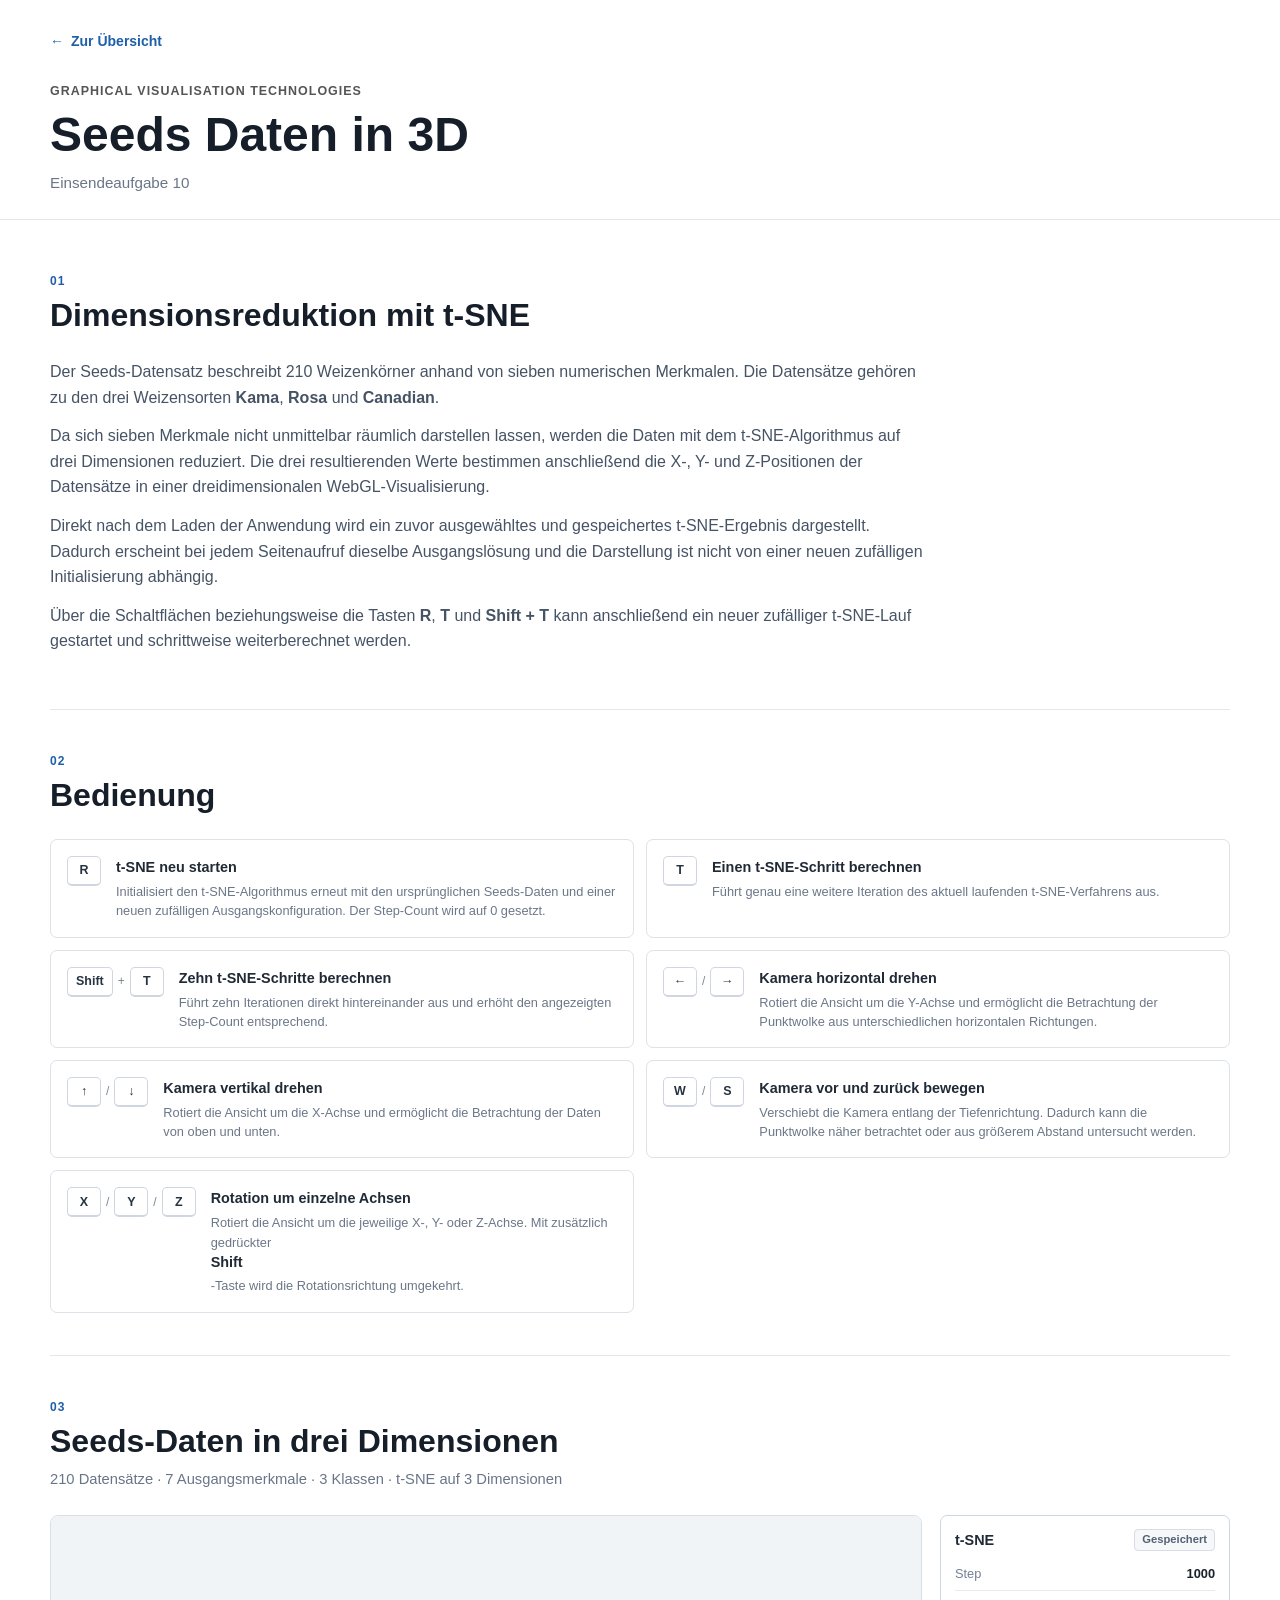
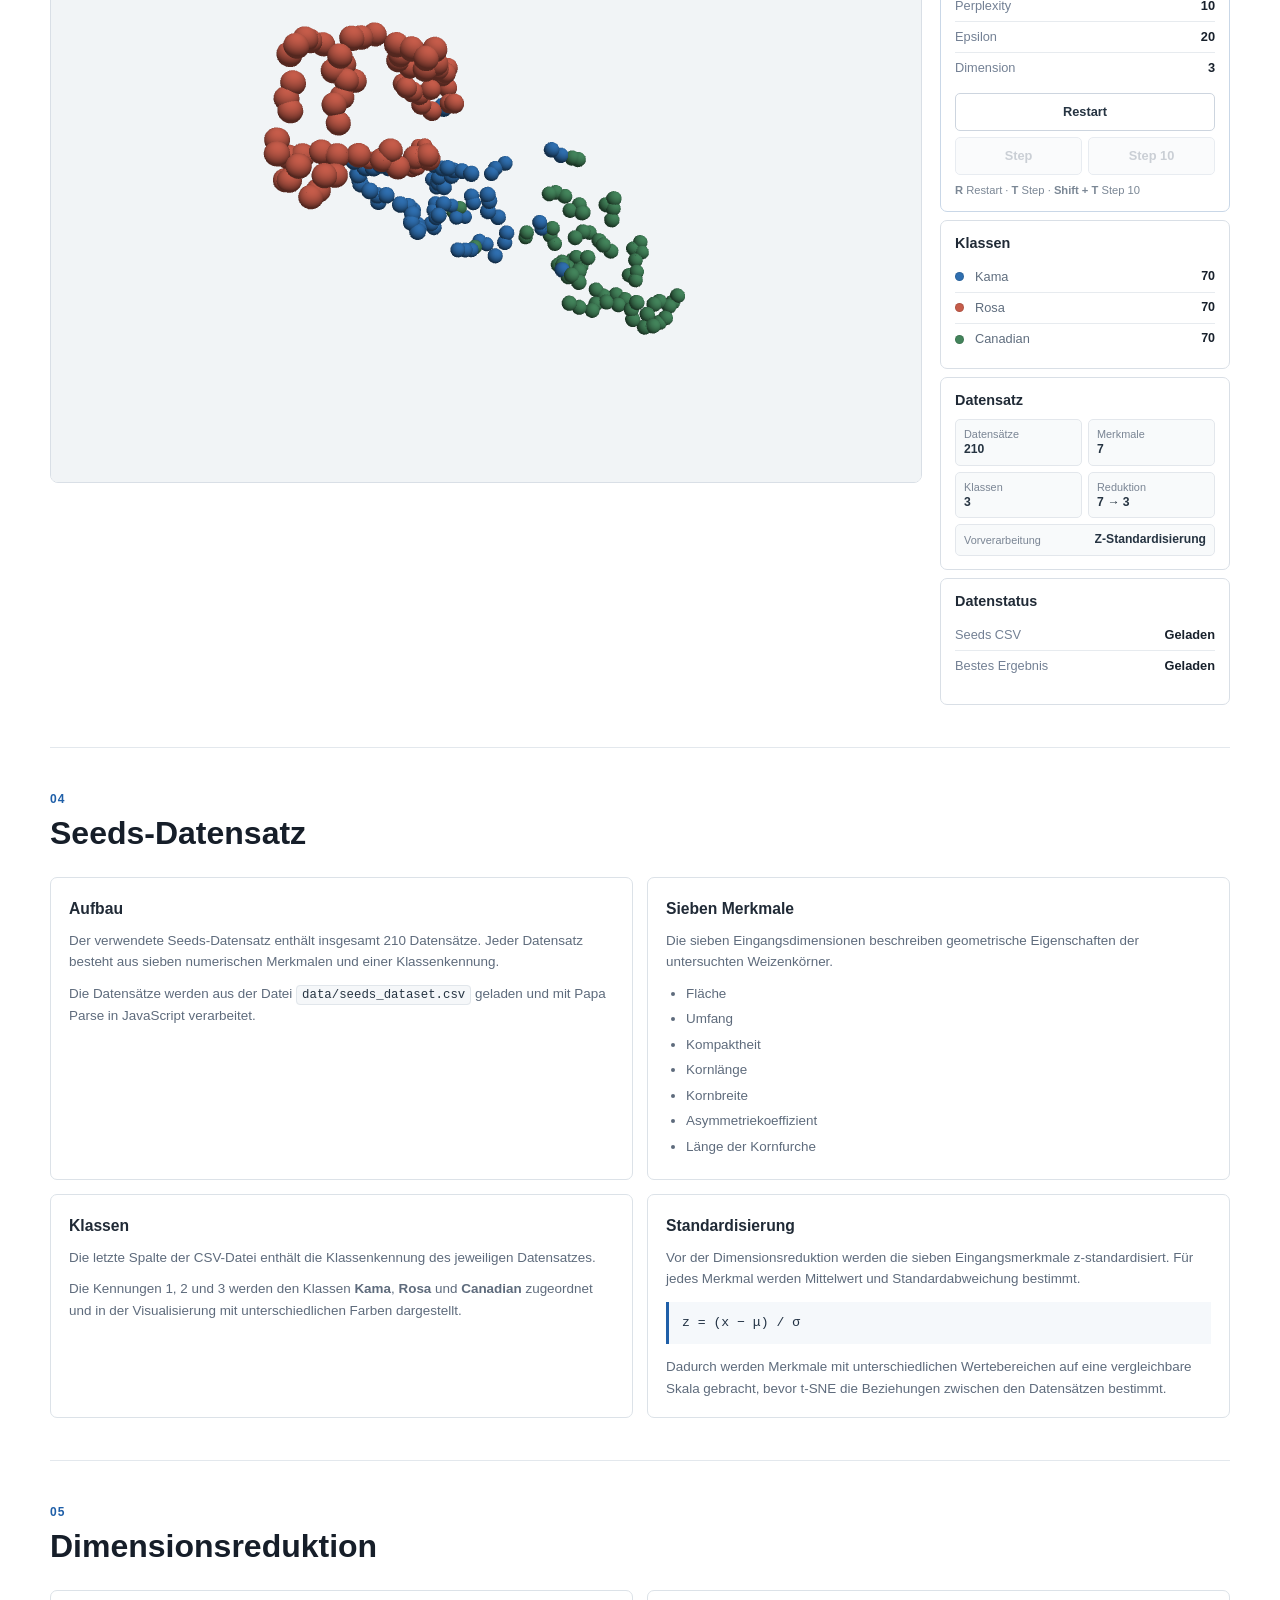
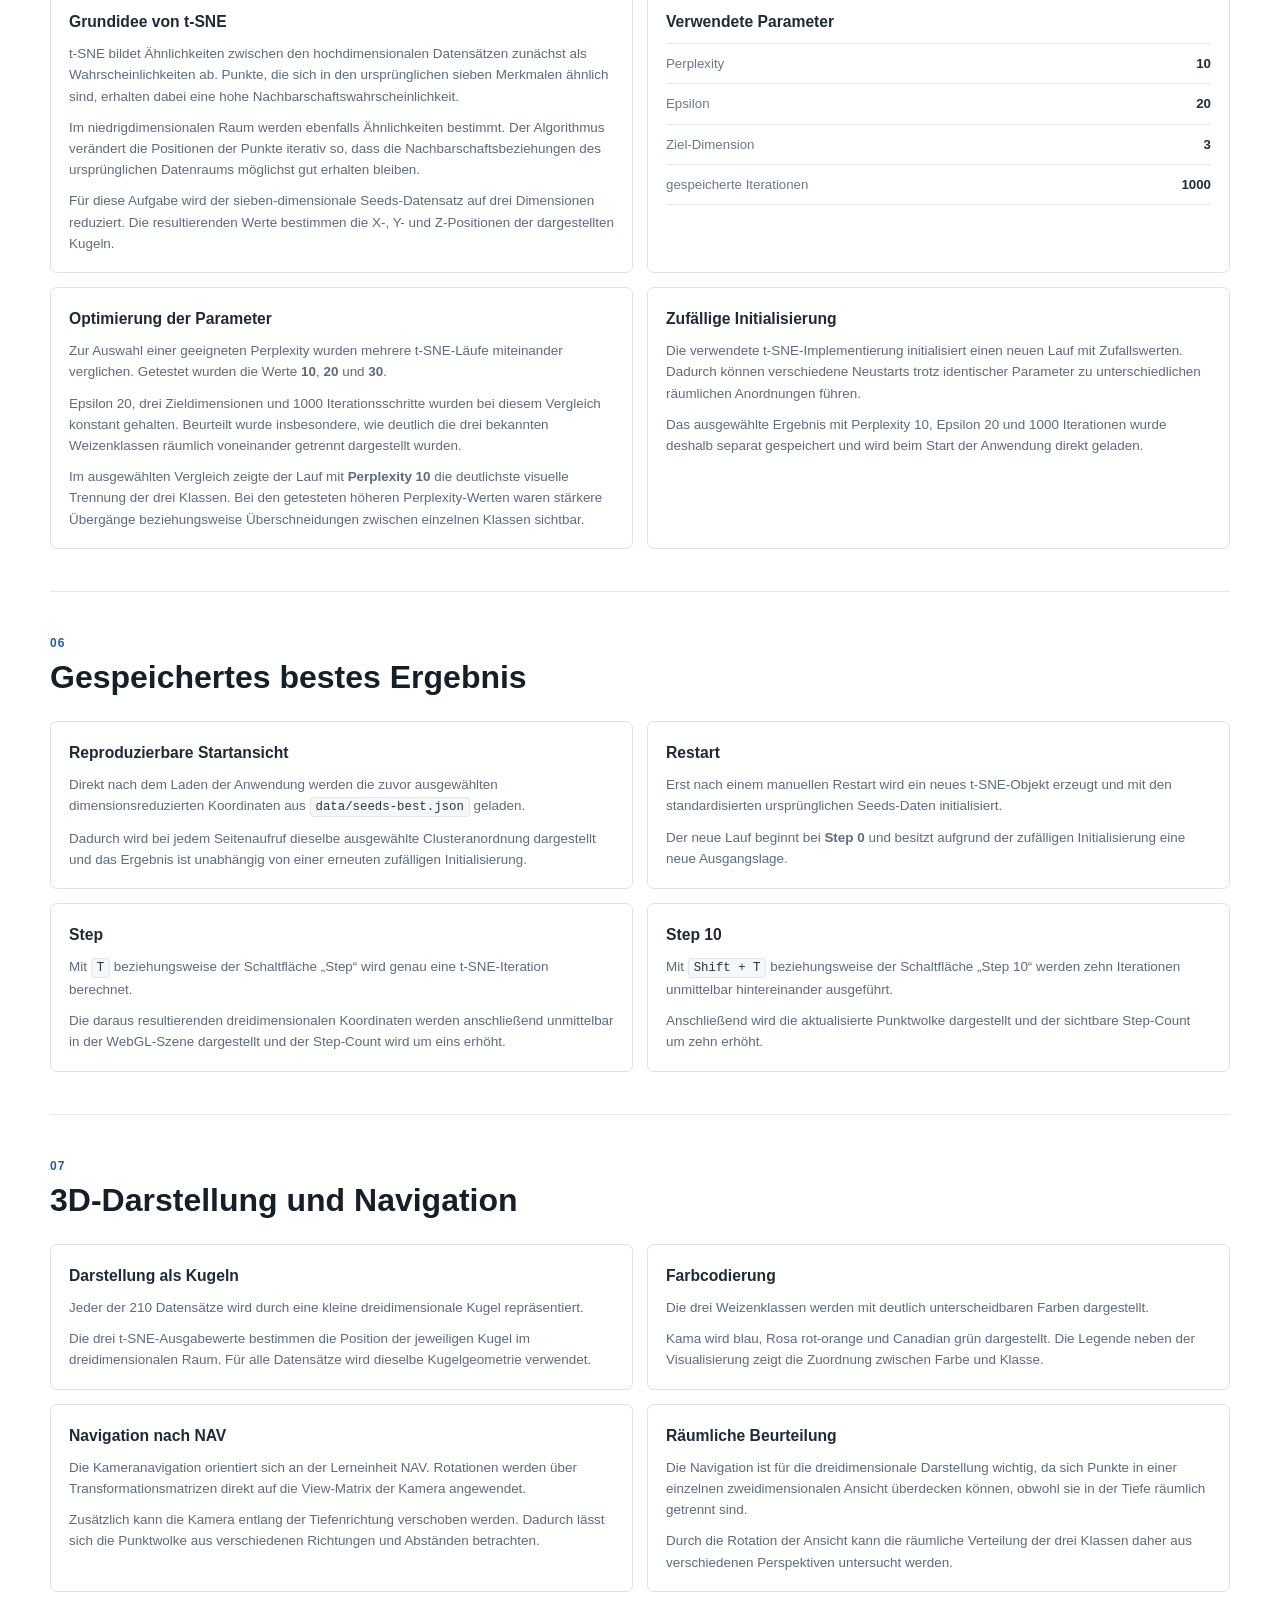
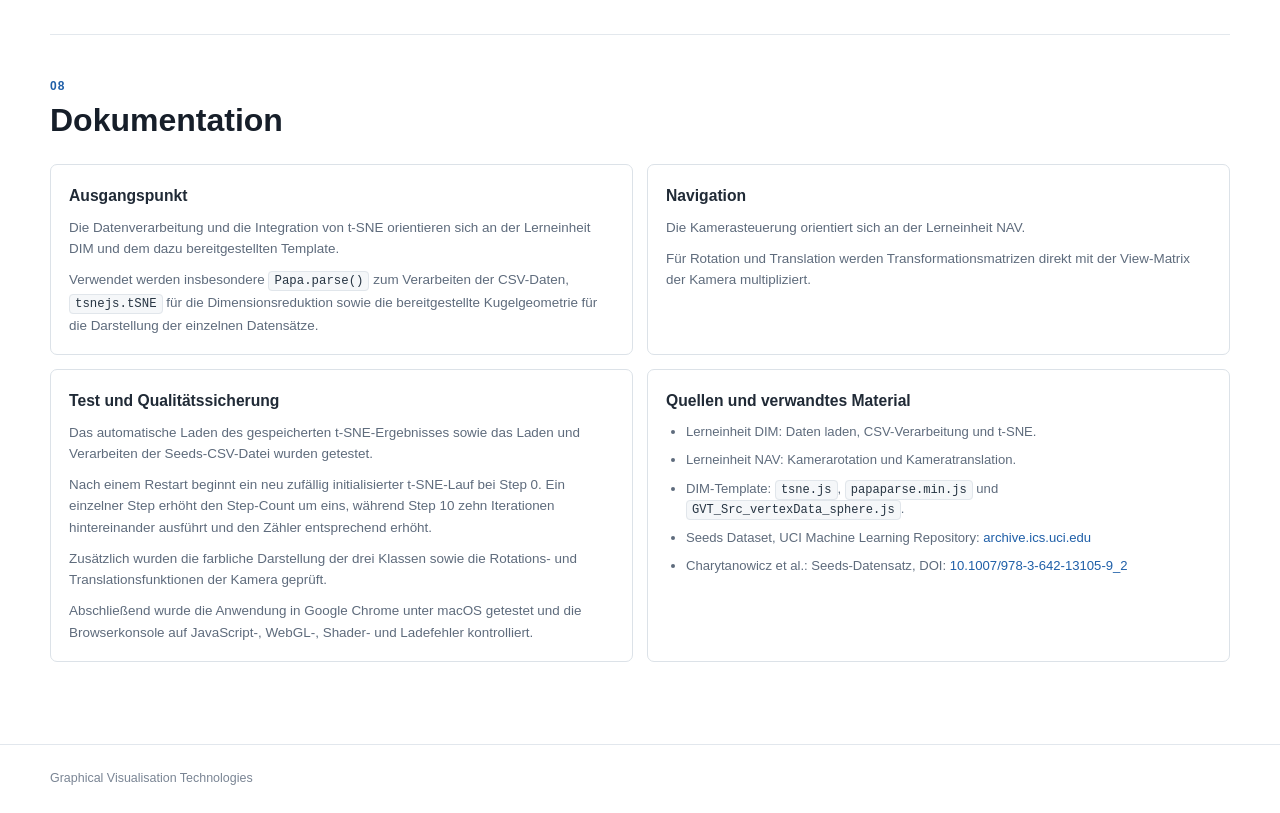
<file: aufgabe-10/index.html>
<!doctype html>

<html lang="de">
  <head>
    <meta charset="UTF-8" />

    <meta name="viewport" content="width=device-width, initial-scale=1.0" />

    <meta
      name="description"
      content="Einsendeaufgabe 10: Dreidimensionale Visualisierung des Seeds-Datensatzes nach Dimensionsreduktion mit t-SNE."
    />

    <title>Aufgabe 10 | Seeds Daten in 3D</title>

    <link rel="stylesheet" href="style.css" />

    <!-- =====================================================
       BIBLIOTHEKEN

       glMatrix:
       Matrix- und Vektoroperationen.

       Papa Parse:
       Laden und Parsen der CSV-Daten.

       tsne.js:
       t-SNE-Implementierung aus dem DIM-Kursmaterial.
       ===================================================== -->

    <script src="../ext/gl-matrix.js" defer></script>

    <script src="../ext/papaparse.min.js" defer></script>

    <script src="../ext/tsne.js" defer></script>

    <!-- Kugel-Geometrie aus dem DIM-Template -->

    <script src="GVT_Src_vertexData_sphere.js" defer></script>

    <!-- Eigene Anwendung -->

    <script src="app.js" defer></script>
  </head>

  <body>
    <!-- =====================================================
       KOPFBEREICH
       ===================================================== -->

    <header class="page-header">
      <div class="container">
        <a class="back-link" href="../">
          <span aria-hidden="true"> ← </span>

          Zur Übersicht
        </a>

        <p class="module-name">Graphical Visualisation Technologies</p>

        <h1>Seeds Daten in 3D</h1>

        <p class="subtitle">Einsendeaufgabe 10</p>
      </div>
    </header>

    <main class="container">
      <!-- ===================================================
         01 – AUFGABENIDEE
         =================================================== -->

      <section class="section introduction">
        <div class="section-header">
          <div>
            <p class="section-number">01</p>

            <h2>Dimensionsreduktion mit t-SNE</h2>
          </div>
        </div>

        <p>
          Der Seeds-Datensatz beschreibt 210 Weizenkörner anhand von sieben
          numerischen Merkmalen. Die Datensätze gehören zu den drei Weizensorten
          <strong>Kama</strong>, <strong>Rosa</strong> und
          <strong>Canadian</strong>.
        </p>

        <p>
          Da sich sieben Merkmale nicht unmittelbar räumlich darstellen lassen,
          werden die Daten mit dem t-SNE-Algorithmus auf drei Dimensionen
          reduziert. Die drei resultierenden Werte bestimmen anschließend die
          X-, Y- und Z-Positionen der Datensätze in einer dreidimensionalen
          WebGL-Visualisierung.
        </p>

        <p>
          Direkt nach dem Laden der Anwendung wird ein zuvor ausgewähltes und
          gespeichertes t-SNE-Ergebnis dargestellt. Dadurch erscheint bei jedem
          Seitenaufruf dieselbe Ausgangslösung und die Darstellung ist nicht von
          einer neuen zufälligen Initialisierung abhängig.
        </p>

        <p>
          Über die Schaltflächen beziehungsweise die Tasten
          <strong>R</strong>, <strong>T</strong> und
          <strong>Shift + T</strong> kann anschließend ein neuer zufälliger
          t-SNE-Lauf gestartet und schrittweise weiterberechnet werden.
        </p>
      </section>

      <!-- ===================================================
         02 – BEDIENUNG
         =================================================== -->

      <section class="section">
        <div class="section-header">
          <div>
            <p class="section-number">02</p>

            <h2>Bedienung</h2>
          </div>
        </div>

        <div class="interaction-grid">
          <!-- Restart -->

          <article class="interaction-card">
            <kbd> R </kbd>

            <div>
              <strong> t-SNE neu starten </strong>

              <p>
                Initialisiert den t-SNE-Algorithmus erneut mit den
                ursprünglichen Seeds-Daten und einer neuen zufälligen
                Ausgangskonfiguration. Der Step-Count wird auf 0 gesetzt.
              </p>
            </div>
          </article>

          <!-- Step -->

          <article class="interaction-card">
            <kbd> T </kbd>

            <div>
              <strong> Einen t-SNE-Schritt berechnen </strong>

              <p>
                Führt genau eine weitere Iteration des aktuell laufenden
                t-SNE-Verfahrens aus.
              </p>
            </div>
          </article>

          <!-- Step 10 -->

          <article class="interaction-card">
            <div class="key-combination">
              <kbd> Shift </kbd>

              <span> + </span>

              <kbd> T </kbd>
            </div>

            <div>
              <strong> Zehn t-SNE-Schritte berechnen </strong>

              <p>
                Führt zehn Iterationen direkt hintereinander aus und erhöht den
                angezeigten Step-Count entsprechend.
              </p>
            </div>
          </article>

          <!-- Kamera horizontal -->

          <article class="interaction-card">
            <div class="key-combination">
              <kbd> ← </kbd>

              <span> / </span>

              <kbd> → </kbd>
            </div>

            <div>
              <strong> Kamera horizontal drehen </strong>

              <p>
                Rotiert die Ansicht um die Y-Achse und ermöglicht die
                Betrachtung der Punktwolke aus unterschiedlichen horizontalen
                Richtungen.
              </p>
            </div>
          </article>

          <!-- Kamera vertikal -->

          <article class="interaction-card">
            <div class="key-combination">
              <kbd> ↑ </kbd>

              <span> / </span>

              <kbd> ↓ </kbd>
            </div>

            <div>
              <strong> Kamera vertikal drehen </strong>

              <p>
                Rotiert die Ansicht um die X-Achse und ermöglicht die
                Betrachtung der Daten von oben und unten.
              </p>
            </div>
          </article>

          <!-- Vor / zurück -->

          <article class="interaction-card">
            <div class="key-combination">
              <kbd> W </kbd>

              <span> / </span>

              <kbd> S </kbd>
            </div>

            <div>
              <strong> Kamera vor und zurück bewegen </strong>

              <p>
                Verschiebt die Kamera entlang der Tiefenrichtung. Dadurch kann
                die Punktwolke näher betrachtet oder aus größerem Abstand
                untersucht werden.
              </p>
            </div>
          </article>

          <!-- NAV Rotationen -->

          <article class="interaction-card">
            <div class="key-combination">
              <kbd> X </kbd>

              <span>/</span>

              <kbd> Y </kbd>

              <span>/</span>

              <kbd> Z </kbd>
            </div>

            <div>
              <strong> Rotation um einzelne Achsen </strong>

              <p>
                Rotiert die Ansicht um die jeweilige X-, Y- oder Z-Achse. Mit
                zusätzlich gedrückter
                <strong>Shift</strong>-Taste wird die Rotationsrichtung
                umgekehrt.
              </p>
            </div>
          </article>
        </div>
      </section>

      <!-- ===================================================
         03 – VISUALISIERUNG
         =================================================== -->

      <section class="section">
        <div class="section-header">
          <div>
            <p class="section-number">03</p>

            <h2>Seeds-Daten in drei Dimensionen</h2>

            <p class="section-description">
              210 Datensätze · 7 Ausgangsmerkmale · 3 Klassen · t-SNE auf 3
              Dimensionen
            </p>
          </div>
        </div>

        <div class="scene-layout">
          <!-- =================================================
             WEBGL
             ================================================= -->

          <div class="canvas-container">
            <canvas id="sceneCanvas" width="1000" height="650">
              Dein Browser unterstützt Canvas nicht.
            </canvas>
          </div>

          <!-- =================================================
             STEUERUNG
             ================================================= -->

          <aside class="control-panel">
            <!-- ===============================================
               t-SNE
               =============================================== -->

            <section class="control-group control-group-primary">
              <div class="control-heading-row">
                <h3>t-SNE</h3>

                <strong id="tsneModeStatus" class="small-status">
                  Gespeichert
                </strong>
              </div>

              <div class="status-list compact-status">
                <div class="status-row">
                  <span> Step </span>

                  <strong id="stepCount"> 1000 </strong>
                </div>

                <div class="status-row">
                  <span> Perplexity </span>

                  <strong id="perplexityStatus"> 10 </strong>
                </div>

                <div class="status-row">
                  <span> Epsilon </span>

                  <strong id="epsilonStatus"> 20 </strong>
                </div>

                <div class="status-row">
                  <span> Dimension </span>

                  <strong id="dimensionStatus"> 3 </strong>
                </div>
              </div>

              <button id="restartTsne" class="control-button" type="button">
                Restart
              </button>

              <div class="compact-button-row">
                <button id="stepTsne" class="control-button" type="button">
                  Step
                </button>

                <button id="step10Tsne" class="control-button" type="button">
                  Step 10
                </button>
              </div>

              <p class="control-hint compact-hint">
                <strong>R</strong> Restart · <strong>T</strong> Step ·
                <strong>Shift + T</strong> Step 10
              </p>
            </section>

            <!-- ===============================================
               KLASSEN
               =============================================== -->

            <section class="control-group">
              <h3>Klassen</h3>

              <div class="legend-list">
                <div class="legend-row">
                  <span
                    class="legend-dot legend-kama"
                    aria-hidden="true"
                  ></span>

                  <span> Kama </span>

                  <strong> 70 </strong>
                </div>

                <div class="legend-row">
                  <span
                    class="legend-dot legend-rosa"
                    aria-hidden="true"
                  ></span>

                  <span> Rosa </span>

                  <strong> 70 </strong>
                </div>

                <div class="legend-row">
                  <span
                    class="legend-dot legend-canadian"
                    aria-hidden="true"
                  ></span>

                  <span> Canadian </span>

                  <strong> 70 </strong>
                </div>
              </div>
            </section>

            <!-- ===============================================
               DATENSATZ
               =============================================== -->

            <section class="control-group">
              <h3>Datensatz</h3>

              <div class="technical-grid">
                <div class="technical-item">
                  <span> Datensätze </span>

                  <strong id="dataCountStatus"> 210 </strong>
                </div>

                <div class="technical-item">
                  <span> Merkmale </span>

                  <strong> 7 </strong>
                </div>

                <div class="technical-item">
                  <span> Klassen </span>

                  <strong> 3 </strong>
                </div>

                <div class="technical-item">
                  <span> Reduktion </span>

                  <strong> 7 → 3 </strong>
                </div>

                <div class="technical-item technical-item-wide">
                  <span> Vorverarbeitung </span>

                  <strong> Z-Standardisierung </strong>
                </div>
              </div>
            </section>

            <!-- ===============================================
               DATEISTATUS
               =============================================== -->

            <section class="control-group">
              <h3>Datenstatus</h3>

              <div class="status-list compact-status">
                <div class="status-row">
                  <span> Seeds CSV </span>

                  <strong id="csvStatus"> Lädt … </strong>
                </div>

                <div class="status-row">
                  <span> Bestes Ergebnis </span>

                  <strong id="bestDataStatus"> Lädt … </strong>
                </div>
              </div>
            </section>
          </aside>
        </div>
      </section>

      <!-- ===================================================
         04 – SEEDS-DATENSATZ
         =================================================== -->

      <section class="section">
        <div class="section-header">
          <div>
            <p class="section-number">04</p>

            <h2>Seeds-Datensatz</h2>
          </div>
        </div>

        <div class="documentation-grid">
          <article>
            <h3>Aufbau</h3>

            <p>
              Der verwendete Seeds-Datensatz enthält insgesamt 210 Datensätze.
              Jeder Datensatz besteht aus sieben numerischen Merkmalen und einer
              Klassenkennung.
            </p>

            <p>
              Die Datensätze werden aus der Datei
              <code>data/seeds_dataset.csv</code> geladen und mit Papa Parse in
              JavaScript verarbeitet.
            </p>
          </article>

          <article>
            <h3>Sieben Merkmale</h3>

            <p>
              Die sieben Eingangsdimensionen beschreiben geometrische
              Eigenschaften der untersuchten Weizenkörner.
            </p>

            <ul class="feature-list">
              <li>Fläche</li>

              <li>Umfang</li>

              <li>Kompaktheit</li>

              <li>Kornlänge</li>

              <li>Kornbreite</li>

              <li>Asymmetriekoeffizient</li>

              <li>Länge der Kornfurche</li>
            </ul>
          </article>

          <article>
            <h3>Klassen</h3>

            <p>
              Die letzte Spalte der CSV-Datei enthält die Klassenkennung des
              jeweiligen Datensatzes.
            </p>

            <p>
              Die Kennungen 1, 2 und 3 werden den Klassen
              <strong>Kama</strong>, <strong>Rosa</strong> und
              <strong>Canadian</strong>
              zugeordnet und in der Visualisierung mit unterschiedlichen Farben
              dargestellt.
            </p>
          </article>

          <article>
            <h3>Standardisierung</h3>

            <p>
              Vor der Dimensionsreduktion werden die sieben Eingangsmerkmale
              z-standardisiert. Für jedes Merkmal werden Mittelwert und
              Standardabweichung bestimmt.
            </p>

            <div class="formula-block">
              <p>z = (x − μ) / σ</p>
            </div>

            <p>
              Dadurch werden Merkmale mit unterschiedlichen Wertebereichen auf
              eine vergleichbare Skala gebracht, bevor t-SNE die Beziehungen
              zwischen den Datensätzen bestimmt.
            </p>
          </article>
        </div>
      </section>

      <!-- ===================================================
         05 – t-SNE
         =================================================== -->

      <section class="section">
        <div class="section-header">
          <div>
            <p class="section-number">05</p>

            <h2>Dimensionsreduktion</h2>
          </div>
        </div>

        <div class="documentation-grid">
          <article>
            <h3>Grundidee von t-SNE</h3>

            <p>
              t-SNE bildet Ähnlichkeiten zwischen den hochdimensionalen
              Datensätzen zunächst als Wahrscheinlichkeiten ab. Punkte, die sich
              in den ursprünglichen sieben Merkmalen ähnlich sind, erhalten
              dabei eine hohe Nachbarschaftswahrscheinlichkeit.
            </p>

            <p>
              Im niedrigdimensionalen Raum werden ebenfalls Ähnlichkeiten
              bestimmt. Der Algorithmus verändert die Positionen der Punkte
              iterativ so, dass die Nachbarschaftsbeziehungen des ursprünglichen
              Datenraums möglichst gut erhalten bleiben.
            </p>

            <p>
              Für diese Aufgabe wird der sieben-dimensionale Seeds-Datensatz auf
              drei Dimensionen reduziert. Die resultierenden Werte bestimmen die
              X-, Y- und Z-Positionen der dargestellten Kugeln.
            </p>
          </article>

          <article>
            <h3>Verwendete Parameter</h3>

            <div class="parameter-list">
              <div class="parameter-row">
                <span> Perplexity </span>

                <strong> 10 </strong>
              </div>

              <div class="parameter-row">
                <span> Epsilon </span>

                <strong> 20 </strong>
              </div>

              <div class="parameter-row">
                <span> Ziel-Dimension </span>

                <strong> 3 </strong>
              </div>

              <div class="parameter-row">
                <span> gespeicherte Iterationen </span>

                <strong> 1000 </strong>
              </div>
            </div>
          </article>

          <article>
            <h3>Optimierung der Parameter</h3>

            <p>
              Zur Auswahl einer geeigneten Perplexity wurden mehrere t-SNE-Läufe
              miteinander verglichen. Getestet wurden die Werte
              <strong>10</strong>, <strong>20</strong> und <strong>30</strong>.
            </p>

            <p>
              Epsilon 20, drei Zieldimensionen und 1000 Iterationsschritte
              wurden bei diesem Vergleich konstant gehalten. Beurteilt wurde
              insbesondere, wie deutlich die drei bekannten Weizenklassen
              räumlich voneinander getrennt dargestellt wurden.
            </p>

            <p>
              Im ausgewählten Vergleich zeigte der Lauf mit
              <strong>Perplexity 10</strong> die deutlichste visuelle Trennung
              der drei Klassen. Bei den getesteten höheren Perplexity-Werten
              waren stärkere Übergänge beziehungsweise Überschneidungen zwischen
              einzelnen Klassen sichtbar.
            </p>
          </article>

          <article>
            <h3>Zufällige Initialisierung</h3>

            <p>
              Die verwendete t-SNE-Implementierung initialisiert einen neuen
              Lauf mit Zufallswerten. Dadurch können verschiedene Neustarts
              trotz identischer Parameter zu unterschiedlichen räumlichen
              Anordnungen führen.
            </p>

            <p>
              Das ausgewählte Ergebnis mit Perplexity 10, Epsilon 20 und 1000
              Iterationen wurde deshalb separat gespeichert und wird beim Start
              der Anwendung direkt geladen.
            </p>
          </article>
        </div>
      </section>

      <!-- ===================================================
         06 – GESPEICHERTES ERGEBNIS
         =================================================== -->

      <section class="section">
        <div class="section-header">
          <div>
            <p class="section-number">06</p>

            <h2>Gespeichertes bestes Ergebnis</h2>
          </div>
        </div>

        <div class="documentation-grid">
          <article>
            <h3>Reproduzierbare Startansicht</h3>

            <p>
              Direkt nach dem Laden der Anwendung werden die zuvor ausgewählten
              dimensionsreduzierten Koordinaten aus
              <code>data/seeds-best.json</code> geladen.
            </p>

            <p>
              Dadurch wird bei jedem Seitenaufruf dieselbe ausgewählte
              Clusteranordnung dargestellt und das Ergebnis ist unabhängig von
              einer erneuten zufälligen Initialisierung.
            </p>
          </article>

          <article>
            <h3>Restart</h3>

            <p>
              Erst nach einem manuellen Restart wird ein neues t-SNE-Objekt
              erzeugt und mit den standardisierten ursprünglichen Seeds-Daten
              initialisiert.
            </p>

            <p>
              Der neue Lauf beginnt bei
              <strong>Step 0</strong> und besitzt aufgrund der zufälligen
              Initialisierung eine neue Ausgangslage.
            </p>
          </article>

          <article>
            <h3>Step</h3>

            <p>
              Mit <code>T</code> beziehungsweise der Schaltfläche „Step“ wird
              genau eine t-SNE-Iteration berechnet.
            </p>

            <p>
              Die daraus resultierenden dreidimensionalen Koordinaten werden
              anschließend unmittelbar in der WebGL-Szene dargestellt und der
              Step-Count wird um eins erhöht.
            </p>
          </article>

          <article>
            <h3>Step 10</h3>

            <p>
              Mit <code>Shift + T</code> beziehungsweise der Schaltfläche „Step
              10“ werden zehn Iterationen unmittelbar hintereinander ausgeführt.
            </p>

            <p>
              Anschließend wird die aktualisierte Punktwolke dargestellt und der
              sichtbare Step-Count um zehn erhöht.
            </p>
          </article>
        </div>
      </section>

      <!-- ===================================================
         07 – 3D-DARSTELLUNG UND NAVIGATION
         =================================================== -->

      <section class="section">
        <div class="section-header">
          <div>
            <p class="section-number">07</p>

            <h2>3D-Darstellung und Navigation</h2>
          </div>
        </div>

        <div class="documentation-grid">
          <article>
            <h3>Darstellung als Kugeln</h3>

            <p>
              Jeder der 210 Datensätze wird durch eine kleine dreidimensionale
              Kugel repräsentiert.
            </p>

            <p>
              Die drei t-SNE-Ausgabewerte bestimmen die Position der jeweiligen
              Kugel im dreidimensionalen Raum. Für alle Datensätze wird dieselbe
              Kugelgeometrie verwendet.
            </p>
          </article>

          <article>
            <h3>Farbcodierung</h3>

            <p>
              Die drei Weizenklassen werden mit deutlich unterscheidbaren Farben
              dargestellt.
            </p>

            <p>
              Kama wird blau, Rosa rot-orange und Canadian grün dargestellt. Die
              Legende neben der Visualisierung zeigt die Zuordnung zwischen
              Farbe und Klasse.
            </p>
          </article>

          <article>
            <h3>Navigation nach NAV</h3>

            <p>
              Die Kameranavigation orientiert sich an der Lerneinheit NAV.
              Rotationen werden über Transformationsmatrizen direkt auf die
              View-Matrix der Kamera angewendet.
            </p>

            <p>
              Zusätzlich kann die Kamera entlang der Tiefenrichtung verschoben
              werden. Dadurch lässt sich die Punktwolke aus verschiedenen
              Richtungen und Abständen betrachten.
            </p>
          </article>

          <article>
            <h3>Räumliche Beurteilung</h3>

            <p>
              Die Navigation ist für die dreidimensionale Darstellung wichtig,
              da sich Punkte in einer einzelnen zweidimensionalen Ansicht
              überdecken können, obwohl sie in der Tiefe räumlich getrennt sind.
            </p>

            <p>
              Durch die Rotation der Ansicht kann die räumliche Verteilung der
              drei Klassen daher aus verschiedenen Perspektiven untersucht
              werden.
            </p>
          </article>
        </div>
      </section>

      <!-- ===================================================
         08 – DOKUMENTATION
         =================================================== -->

      <section class="section documentation">
        <div class="section-header">
          <div>
            <p class="section-number">08</p>

            <h2>Dokumentation</h2>
          </div>
        </div>

        <div class="documentation-grid">
          <article>
            <h3>Ausgangspunkt</h3>

            <p>
              Die Datenverarbeitung und die Integration von t-SNE orientieren
              sich an der Lerneinheit DIM und dem dazu bereitgestellten
              Template.
            </p>

            <p>
              Verwendet werden insbesondere
              <code>Papa.parse()</code> zum Verarbeiten der CSV-Daten,
              <code>tsnejs.tSNE</code> für die Dimensionsreduktion sowie die
              bereitgestellte Kugelgeometrie für die Darstellung der einzelnen
              Datensätze.
            </p>
          </article>

          <article>
            <h3>Navigation</h3>

            <p>Die Kamerasteuerung orientiert sich an der Lerneinheit NAV.</p>

            <p>
              Für Rotation und Translation werden Transformationsmatrizen direkt
              mit der View-Matrix der Kamera multipliziert.
            </p>
          </article>

          <article>
            <h3>Test und Qualitätssicherung</h3>

            <p>
              Das automatische Laden des gespeicherten t-SNE-Ergebnisses sowie
              das Laden und Verarbeiten der Seeds-CSV-Datei wurden getestet.
            </p>

            <p>
              Nach einem Restart beginnt ein neu zufällig initialisierter
              t-SNE-Lauf bei Step 0. Ein einzelner Step erhöht den Step-Count um
              eins, während Step 10 zehn Iterationen hintereinander ausführt und
              den Zähler entsprechend erhöht.
            </p>

            <p>
              Zusätzlich wurden die farbliche Darstellung der drei Klassen sowie
              die Rotations- und Translationsfunktionen der Kamera geprüft.
            </p>

            <p>
              Abschließend wurde die Anwendung in Google Chrome unter macOS
              getestet und die Browserkonsole auf JavaScript-, WebGL-, Shader-
              und Ladefehler kontrolliert.
            </p>
          </article>

          <article>
            <h3>Quellen und verwandtes Material</h3>

            <ul class="source-list">
              <li>Lerneinheit DIM: Daten laden, CSV-Verarbeitung und t-SNE.</li>

              <li>Lerneinheit NAV: Kamerarotation und Kameratranslation.</li>

              <li>
                DIM-Template:
                <code>tsne.js</code>, <code>papaparse.min.js</code> und
                <code>GVT_Src_vertexData_sphere.js</code>.
              </li>

              <li>
                Seeds Dataset, UCI Machine Learning Repository:
                <a
                  href="https://archive.ics.uci.edu/ml/datasets/seeds"
                  target="_blank"
                  rel="noopener noreferrer"
                >
                  archive.ics.uci.edu
                </a>
              </li>

              <li>
                Charytanowicz et al.: Seeds-Datensatz, DOI:
                <a
                  href="https://doi.org/10.1007/978-3-642-13105-9_2"
                  target="_blank"
                  rel="noopener noreferrer"
                >
                  10.1007/978-3-642-13105-9_2
                </a>
              </li>
            </ul>
          </article>
        </div>
      </section>
    </main>

    <!-- =====================================================
       FOOTER
       ===================================================== -->

    <footer class="page-footer">
      <div class="container">
        <p>Graphical Visualisation Technologies</p>
      </div>
    </footer>
  </body>
</html>
</file>
<file: styles.css>
* {
  box-sizing: border-box;
}

html {
  font-family: Arial, Helvetica, sans-serif;

  color: #1a1a1a;

  background-color: #ffffff;
}

body {
  margin: 0;

  line-height: 1.6;
}

/* Grundlayout */

.container {
  width: min(1000px, calc(100% - 40px));

  margin: 0 auto;
}

/* Kopfbereich */

.page-header {
  padding: 60px 0 40px;

  border-bottom: 1px solid #d9d9d9;
}

.module-name {
  margin: 0 0 8px;

  color: #555555;

  font-size: 14px;

  text-transform: uppercase;

  letter-spacing: 1px;
}

h1 {
  max-width: 800px;

  margin: 0;

  font-size: 42px;

  font-weight: 600;

  line-height: 1.15;

  letter-spacing: -1px;
}

.subtitle-row {
  display: flex;

  flex-wrap: wrap;

  gap: 6px 20px;

  margin: 10px 0 0;
}

.subtitle {
  margin: 0;

  color: #666666;

  font-size: 18px;
}

/* Einleitung */

.intro-section {
  max-width: 720px;

  padding: 50px 0;
}

.intro-section p {
  margin: 0 0 12px;

  color: #555555;

  font-size: 17px;
}

/* Aufgabenübersicht */

.assignments {
  padding-bottom: 70px;
}

.section-header {
  padding-bottom: 25px;

  border-bottom: 2px solid #1a1a1a;
}

.section-number {
  margin: 0 0 4px;

  color: #1f5fa8;

  font-size: 14px;

  font-weight: 700;

  text-transform: uppercase;

  letter-spacing: 0.5px;
}

h2 {
  margin: 0;

  font-size: 28px;

  font-weight: 600;
}

/* Einzelne Aufgabe */

.assignment {
  display: grid;

  grid-template-columns: 80px 1fr;

  gap: 30px;

  padding: 32px 0;

  border-bottom: 1px solid #d9d9d9;
}

.assignment-number {
  color: #888888;

  font-size: 18px;

  font-weight: 600;
}

.assignment-active .assignment-number {
  color: #1f5fa8;
}

.assignment-content {
  max-width: 760px;
}

.assignment-title-row {
  display: flex;

  justify-content: space-between;

  align-items: flex-start;

  gap: 20px;
}

.assignment h3 {
  margin: 0;

  font-size: 21px;

  font-weight: 600;
}

.assignment p {
  max-width: 680px;

  margin: 10px 0 0;

  color: #666666;
}


/* Link zur Aufgabe */

.assignment-link {
  display: inline-block;

  margin-top: 18px;

  color: #1f5fa8;

  font-weight: 600;

  text-decoration: none;
}

.assignment-link span {
  display: inline-block;

  margin-left: 5px;

  transition: transform 0.15s ease;
}

.assignment-link:hover {
  text-decoration: underline;
}

.assignment-link:hover span {
  transform: translateX(3px);
}

.assignment-link:focus-visible {
  outline: 3px solid #7ba8da;

  outline-offset: 4px;
}

/* Noch nicht veröffentlichte Aufgaben */

.assignment-disabled {
  color: #777777;
}

.assignment-disabled h3 {
  color: #666666;
}

.assignment-disabled .assignment-number {
  color: #aaaaaa;
}

/* Footer */

.page-footer {
  padding: 30px 0;

  border-top: 1px solid #d9d9d9;

  color: #777777;

  font-size: 14px;
}

/* Responsive */

@media (max-width: 700px) {
  h1 {
    font-size: 34px;
  }

  .assignment {
    grid-template-columns: 45px 1fr;

    gap: 15px;
  }

  .assignment-title-row {
    display: block;
  }
}
</file>
<file: aufgabe-01/style.css>
* {
  box-sizing: border-box;
}

html {
  font-family: Arial, Helvetica, sans-serif;
  color: #1a1a1a;
  background-color: #ffffff;
}

body {
  margin: 0;
  line-height: 1.6;
}

button {
  font: inherit;
}

/* Allgemeines Layout */

.container {
  width: min(1000px, calc(100% - 40px));
  margin: 0 auto;
}

/* Kopfbereich */

.page-header {
  padding: 60px 0 40px;
  border-bottom: 1px solid #d9d9d9;
}

.module-name {
  margin: 0 0 8px;
  color: #555555;
  font-size: 14px;
  text-transform: uppercase;
  letter-spacing: 1px;
}

h1 {
  margin: 0;
  font-size: 42px;
  font-weight: 600;
  letter-spacing: -1px;
}

.subtitle {
  margin: 10px 0 0;
  color: #666666;
  font-size: 18px;
}

/* Abschnitte */

.section {
  padding: 60px 0;
  border-bottom: 1px solid #d9d9d9;
}

.section-header {
  display: flex;
  justify-content: space-between;
  align-items: flex-start;
  gap: 30px;

  margin-bottom: 40px;
}

.section-number {
  margin: 0 0 4px;
  color: #1f5fa8;
  font-size: 14px;
  font-weight: 700;
}

h2 {
  margin: 0;
  font-size: 28px;
  font-weight: 600;
}

h3 {
  margin-top: 0;
  font-size: 18px;
}

.status {
  margin: 0;

  padding: 7px 12px;

  border: 1px solid #cccccc;
  border-radius: 4px;

  color: #555555;

  font-size: 14px;
}

/* Scheibe */

.disc-area {
  display: flex;
  justify-content: center;
  align-items: center;

  min-height: 440px;

  background-color: #f7f7f7;

  border: 1px solid #dddddd;
}

.disc-area img {
  display: block;

  width: min(380px, 80vw);
  height: auto;

  user-select: none;
}

/* Steuerung */

.controls {
  display: grid;
  grid-template-columns: repeat(3, 1fr);

  gap: 12px;

  margin-top: 20px;
}

.controls button,
.sprite-description button {
  min-height: 48px;

  padding: 10px 18px;

  border: 1px solid #b8b8b8;
  border-radius: 4px;

  background-color: #ffffff;
  color: #1a1a1a;

  cursor: pointer;

  transition:
    background-color 0.15s ease,
    border-color 0.15s ease;
}

.controls button:hover,
.sprite-description button:hover {
  background-color: #f2f2f2;
  border-color: #888888;
}

.controls button:focus-visible,
.sprite-description button:focus-visible {
  outline: 3px solid #7ba8da;
  outline-offset: 2px;
}

.primary-button {
  background-color: #1f5fa8 !important;
  border-color: #1f5fa8 !important;
  color: #ffffff !important;
}

.primary-button:hover {
  background-color: #174b85 !important;
}

.key {
  display: inline-block;

  min-width: 28px;

  margin-right: 6px;
  padding: 2px 6px;

  border: 1px solid currentColor;
  border-radius: 3px;

  font-size: 12px;
  font-weight: 700;
}

.help-text {
  max-width: 760px;

  margin: 20px 0 0;

  color: #666666;
  font-size: 15px;
}

/* Sprite Sheet */

.sprite-layout {
  display: grid;
  grid-template-columns: 260px 1fr;

  gap: 50px;

  align-items: center;
}

.sprite-window {
  width: 220px;
  height: 220px;

  overflow: hidden;

  background-color: #f7f7f7;

  border: 1px solid #dddddd;
}

.sprite-window img {
  display: block;

  width: 1760px;
  height: 220px;

  max-width: none;

  transition: none;
}

.sprite-description {
  max-width: 520px;
}

.sprite-description p {
  color: #555555;
}

/* Dokumentation */

.documentation-grid {
  display: grid;
  grid-template-columns: repeat(2, 1fr);

  gap: 40px;
}

.documentation article {
  padding-top: 20px;
  border-top: 2px solid #1a1a1a;
}

.documentation p {
  color: #555555;
}

/* Animationseinstellungen */

.animation-settings {
  display: grid;
  grid-template-columns: repeat(2, 1fr);

  gap: 30px;

  margin-top: 30px;
  padding-top: 25px;

  border-top: 1px solid #dddddd;
}

.setting {
  width: 100%;
}

.setting-header {
  display: flex;
  justify-content: space-between;
  align-items: center;

  gap: 20px;

  margin-bottom: 10px;

  font-size: 14px;
}

.setting-header label {
  font-weight: 600;
}

.setting-header span {
  color: #666666;
  font-variant-numeric: tabular-nums;
}

.setting input[type='range'] {
  width: 100%;

  accent-color: #1f5fa8;

  cursor: pointer;
}

.sprite-settings {
  grid-template-columns: 1fr;

  margin-top: 25px;
}

/* Footer */

.page-footer {
  padding: 30px 0;

  color: #777777;

  font-size: 14px;
}

.back-link {
  display: inline-flex;
  align-items: center;

  gap: 7px;

  margin-bottom: 30px;

  color: #1f5fa8;

  font-size: 14px;
  font-weight: 600;

  text-decoration: none;
}

.back-link:hover {
  text-decoration: underline;
}

.back-link:focus-visible {
  outline: 3px solid #7ba8da;
  outline-offset: 3px;
}

/* Kleine Displays */

@media (max-width: 700px) {
  h1 {
    font-size: 34px;
  }

  .section-header {
    display: block;
  }

  .status {
    display: inline-block;
    margin-top: 20px;
  }

  .controls {
    grid-template-columns: 1fr;
  }

  .sprite-layout {
    grid-template-columns: 1fr;
  }

  .documentation-grid {
    grid-template-columns: 1fr;
  }

  .animation-settings {
    grid-template-columns: 1fr;
  }
}
</file>
<file: aufgabe-02/style.css>
* {
  box-sizing: border-box;
}

html {
  font-family: Arial, Helvetica, sans-serif;

  color: #1a1a1a;

  background-color: #ffffff;
}

body {
  margin: 0;

  line-height: 1.6;
}

.container {
  width: min(1000px, calc(100% - 40px));

  margin: 0 auto;
}

/* Kopfbereich */

.page-header {
  padding: 60px 0 40px;

  border-bottom: 1px solid #d9d9d9;
}

.back-link {
  display: inline-flex;

  align-items: center;

  gap: 7px;

  margin-bottom: 30px;

  color: #1f5fa8;

  font-size: 14px;
  font-weight: 600;

  text-decoration: none;
}

.back-link:hover {
  text-decoration: underline;
}

.back-link:focus-visible {
  outline: 3px solid #7ba8da;

  outline-offset: 3px;
}

.module-name {
  margin: 0 0 8px;

  color: #555555;

  font-size: 14px;

  text-transform: uppercase;

  letter-spacing: 1px;
}

h1 {
  margin: 0;

  font-size: 42px;

  font-weight: 600;

  line-height: 1.15;

  letter-spacing: -1px;
}

.subtitle {
  margin: 10px 0 0;

  color: #666666;

  font-size: 18px;
}

/* Abschnitte */

.section {
  padding: 60px 0;

  border-bottom: 1px solid #d9d9d9;
}

.section-header {
  display: flex;

  justify-content: space-between;

  align-items: flex-start;

  gap: 30px;

  margin-bottom: 40px;
}

.section-number {
  margin: 0 0 4px;

  color: #1f5fa8;

  font-size: 14px;

  font-weight: 700;
}

h2 {
  margin: 0;

  font-size: 28px;

  font-weight: 600;
}

h3 {
  margin-top: 0;

  font-size: 18px;
}

/* Informationen zur Geometrie */

.geometry-info {
  display: flex;

  gap: 20px;

  color: #666666;

  font-size: 14px;
}

.geometry-info span {
  padding: 7px 12px;

  border: 1px solid #cccccc;

  border-radius: 4px;
}

.geometry-info strong {
  color: #1a1a1a;
}

/* WebGL Canvas */

.canvas-container {
  display: flex;

  justify-content: center;

  align-items: center;

  padding: 30px;

  background-color: #f7f7f7;

  border: 1px solid #dddddd;
}

canvas {
  display: block;

  width: min(760px, 100%);

  height: auto;

  background-color: #f8f8f8;
}

.status-text {
  margin: 15px 0 0;

  color: #666666;

  font-size: 14px;
}

/* Dokumentation */

.documentation-grid {
  display: grid;

  grid-template-columns: repeat(2, 1fr);

  gap: 40px;
}

.documentation article {
  padding-top: 20px;

  border-top: 2px solid #1a1a1a;
}

.documentation p {
  color: #555555;
}

code {
  padding: 2px 4px;

  border-radius: 3px;

  background-color: #f2f2f2;

  font-family: 'Courier New', Courier, monospace;

  font-size: 0.9em;
}

/* Quellen */

.source-list {
  margin: 0;

  padding-left: 20px;
}

.source-list li {
  margin-bottom: 10px;
}

.source-list a {
  color: #1f5fa8;

  text-decoration: none;
}

.source-list a:hover {
  text-decoration: underline;
}

/* Footer */

.page-footer {
  padding: 30px 0;

  color: #777777;

  font-size: 14px;
}

/* Responsive */

@media (max-width: 700px) {
  h1 {
    font-size: 34px;
  }

  .section-header {
    display: block;
  }

  .geometry-info {
    margin-top: 20px;

    flex-wrap: wrap;
  }

  .documentation-grid {
    grid-template-columns: 1fr;
  }

  .canvas-container {
    padding: 15px;
  }
}
</file>
<file: aufgabe-03/style.css>
* {
  box-sizing: border-box;
}

html {
  font-family: Arial, Helvetica, sans-serif;

  color: #1a1a1a;

  background-color: #ffffff;
}

body {
  margin: 0;

  line-height: 1.6;
}

.container {
  width: min(1000px, calc(100% - 40px));

  margin: 0 auto;
}

/* Kopfbereich */

.page-header {
  padding: 60px 0 40px;

  border-bottom: 1px solid #d9d9d9;
}

.back-link {
  display: inline-flex;

  align-items: center;

  gap: 7px;

  margin-bottom: 30px;

  color: #1f5fa8;

  font-size: 14px;
  font-weight: 600;

  text-decoration: none;
}

.back-link:hover {
  text-decoration: underline;
}

.back-link:focus-visible {
  outline: 3px solid #7ba8da;

  outline-offset: 3px;
}

.module-name {
  margin: 0 0 8px;

  color: #555555;

  font-size: 14px;

  text-transform: uppercase;

  letter-spacing: 1px;
}

h1 {
  margin: 0;

  font-size: 42px;

  font-weight: 600;

  line-height: 1.15;

  letter-spacing: -1px;
}

.subtitle {
  margin: 10px 0 0;

  color: #666666;

  font-size: 18px;
}

/* Abschnitte */

.section {
  padding: 60px 0;

  border-bottom: 1px solid #d9d9d9;
}

.section-header {
  display: flex;

  justify-content: space-between;

  align-items: flex-start;

  gap: 30px;

  margin-bottom: 40px;
}

.section-number {
  margin: 0 0 4px;

  color: #1f5fa8;

  font-size: 14px;

  font-weight: 700;
}

h2 {
  margin: 0;

  font-size: 28px;

  font-weight: 600;
}

h3 {
  margin-top: 0;

  font-size: 18px;
}

/* Informationen zur Geometrie */

.geometry-info {
  display: flex;

  gap: 20px;

  color: #666666;

  font-size: 14px;
}

.geometry-info span {
  padding: 7px 12px;

  border: 1px solid #cccccc;

  border-radius: 4px;
}

.geometry-info strong {
  color: #1a1a1a;
}

/* WebGL Canvas */

.canvas-container {
  display: flex;

  justify-content: center;

  align-items: center;

  padding: 30px;

  background-color: #f7f7f7;

  border: 1px solid #dddddd;
}

canvas {
  display: block;

  width: min(760px, 100%);

  height: auto;

  background-color: #f8f8f8;
}

.status-text {
  margin: 15px 0 0;

  color: #666666;

  font-size: 14px;
}

/* Dokumentation */

.documentation-grid {
  display: grid;

  grid-template-columns: repeat(2, 1fr);

  gap: 40px;
}

.documentation article {
  padding-top: 20px;

  border-top: 2px solid #1a1a1a;
}

.documentation p {
  color: #555555;
}

code {
  padding: 2px 4px;

  border-radius: 3px;

  background-color: #f2f2f2;

  font-family: 'Courier New', Courier, monospace;

  font-size: 0.9em;
}

/* Quellen */

.source-list {
  margin: 0;

  padding-left: 20px;
}

.source-list li {
  margin-bottom: 10px;
}

.source-list a {
  color: #1f5fa8;

  text-decoration: none;
}

.source-list a:hover {
  text-decoration: underline;
}

/* Footer */

.page-footer {
  padding: 30px 0;

  color: #777777;

  font-size: 14px;
}

/* Responsive */

@media (max-width: 700px) {
  h1 {
    font-size: 34px;
  }

  .section-header {
    display: block;
  }

  .geometry-info {
    margin-top: 20px;

    flex-wrap: wrap;
  }

  .documentation-grid {
    grid-template-columns: 1fr;
  }

  .canvas-container {
    padding: 15px;
  }
}
</file>
<file: aufgabe-04/style.css>
* {
  box-sizing: border-box;
}

html {
  font-family: Arial, Helvetica, sans-serif;

  color: #1a1a1a;

  background-color: #ffffff;
}

body {
  margin: 0;

  line-height: 1.6;
}

.container {
  width: min(1000px, calc(100% - 40px));

  margin: 0 auto;
}

/* Kopfbereich */

.page-header {
  padding: 60px 0 40px;

  border-bottom: 1px solid #d9d9d9;
}

.back-link {
  display: inline-flex;

  align-items: center;

  gap: 7px;

  margin-bottom: 30px;

  color: #1f5fa8;

  font-size: 14px;
  font-weight: 600;

  text-decoration: none;
}

.back-link:hover {
  text-decoration: underline;
}

.back-link:focus-visible {
  outline: 3px solid #7ba8da;

  outline-offset: 3px;
}

.module-name {
  margin: 0 0 8px;

  color: #555555;

  font-size: 14px;

  text-transform: uppercase;

  letter-spacing: 1px;
}

h1 {
  margin: 0;

  font-size: 42px;

  font-weight: 600;

  line-height: 1.15;

  letter-spacing: -1px;
}

.subtitle {
  margin: 10px 0 0;

  color: #666666;

  font-size: 18px;
}

/* Abschnitte */

.section {
  padding: 60px 0;

  border-bottom: 1px solid #d9d9d9;
}

.section-header {
  display: flex;

  justify-content: space-between;

  align-items: flex-start;

  gap: 30px;

  margin-bottom: 40px;
}

.section-number {
  margin: 0 0 4px;

  color: #1f5fa8;

  font-size: 14px;

  font-weight: 700;
}

h2 {
  margin: 0;

  font-size: 28px;

  font-weight: 600;
}

h3 {
  margin-top: 0;

  font-size: 18px;
}

/* Informationen zur Geometrie */

.geometry-info {
  display: flex;

  gap: 20px;

  color: #666666;

  font-size: 14px;
}

.geometry-info span {
  padding: 7px 12px;

  border: 1px solid #cccccc;

  border-radius: 4px;
}

.geometry-info strong {
  color: #1a1a1a;
}

.status-text {
  margin: 15px 0 0;

  color: #666666;

  font-size: 14px;
}

/* Dokumentation */

.documentation-grid {
  display: grid;

  grid-template-columns: repeat(2, 1fr);

  gap: 40px;
}

.documentation article {
  padding-top: 20px;

  border-top: 2px solid #1a1a1a;
}

.documentation p {
  color: #555555;
}

code {
  padding: 2px 4px;

  border-radius: 3px;

  background-color: #f2f2f2;

  font-family: 'Courier New', Courier, monospace;

  font-size: 0.9em;
}

/* Quellen */

.source-list {
  margin: 0;

  padding-left: 20px;
}

.source-list li {
  margin-bottom: 10px;
}

.source-list a {
  color: #1f5fa8;

  text-decoration: none;
}

.source-list a:hover {
  text-decoration: underline;
}

/* Footer */

.page-footer {
  padding: 30px 0;

  color: #777777;

  font-size: 14px;
}

/* Informationen zur Fläche */

.surface-type {
  margin: 8px 0 0;

  color: #666666;

  font-size: 14px;
}

.surface-stats {
  display: flex;

  flex-wrap: wrap;

  gap: 12px;

  color: #666666;

  font-size: 14px;
}

.surface-stats span {
  padding: 7px 12px;

  border: 1px solid #cccccc;

  border-radius: 4px;
}

.surface-stats strong {
  color: #1a1a1a;
}

/* Canvas */

.canvas-container {
  display: flex;

  justify-content: center;

  align-items: center;

  padding: 30px;

  background-color: #f7f7f7;

  border: 1px solid #dddddd;
}

canvas {
  display: block;

  width: min(700px, 100%);
  height: auto;

  background-color: #f7f7f7;
}

/* Darstellungsmodus */

.view-controls {
  display: flex;

  align-items: center;

  flex-wrap: wrap;

  gap: 10px;

  margin-top: 16px;
}

.control-label {
  margin-right: 4px;

  color: #666666;

  font-size: 14px;
}

.view-button {
  padding: 8px 13px;

  border: 1px solid #bbbbbb;

  border-radius: 4px;

  background-color: #ffffff;

  color: #333333;

  cursor: pointer;

  font: inherit;

  font-size: 14px;
}

.view-button:hover {
  background-color: #f2f2f2;
}

.view-button.active {
  border-color: #1f5fa8;

  background-color: #1f5fa8;

  color: #ffffff;
}

.view-button:focus-visible {
  outline: 3px solid #7ba8da;

  outline-offset: 2px;
}

/* Formel */

.formula-block {
  margin-top: 30px;

  padding: 24px;

  border-left: 3px solid #1f5fa8;

  background-color: #f7f7f7;
}

.formula-block h3 {
  margin-top: 0;
}

.formula-block p {
  margin: 8px 0;

  color: #555555;
}

.formula-block a {
  color: #1f5fa8;

  text-decoration: none;
}

.formula-block a:hover {
  text-decoration: underline;
}

.parameter-info {
  margin-top: 16px !important;

  font-weight: 600;
}

/* Eigene Parametrisierung */

.own-title {
  display: flex;

  align-items: center;

  flex-wrap: wrap;

  gap: 12px;
}

.own-badge {
  padding: 4px 8px;

  border: 1px solid #1f5fa8;

  border-radius: 4px;

  color: #1f5fa8;

  font-size: 12px;

  font-weight: 600;
}

.animation-controls {
  display: flex;
  align-items: center;
  flex-wrap: wrap;

  gap: 16px;

  margin: 40px 0 0;
  padding: 18px 0;

  border-top: 1px solid #dddddd;
}

.animation-controls p {
  margin: 0;

  color: #666666;

  font-size: 14px;
}

.rotation-button {
  padding: 9px 14px;

  border: 1px solid #1f5fa8;
  border-radius: 4px;

  background-color: #1f5fa8;
  color: #ffffff;

  font: inherit;
  font-size: 14px;

  cursor: pointer;
}

.rotation-button:hover {
  background-color: #174b85;
}

.rotation-button:focus-visible {
  outline: 3px solid #7ba8da;

  outline-offset: 2px;
}

.formula-block h4 {
  margin: 24px 0 10px;

  font-size: 15px;
}

.formula-description {
  margin: 10px 0 18px;

  padding-left: 22px;

  color: #555555;
}

.formula-description li {
  margin-bottom: 8px;
}

/* Responsive */

@media (max-width: 700px) {
  h1 {
    font-size: 34px;
  }

  .section-header {
    display: block;
  }

  .geometry-info {
    margin-top: 20px;

    flex-wrap: wrap;
  }

  .documentation-grid {
    grid-template-columns: 1fr;
  }

  .surface-stats {
    margin-top: 20px;
  }

  .canvas-container {
    padding: 12px;
  }

  .view-controls {
    align-items: stretch;
  }
}
</file>
<file: aufgabe-05/style.css>
/* ==================================================
   GRUNDEINSTELLUNGEN
   ================================================== */

* {
  box-sizing: border-box;
}

html {
  scroll-behavior: smooth;
}

body {
  margin: 0;

  background-color: #ffffff;
  color: #222222;

  font-family: Arial, Helvetica, sans-serif;

  line-height: 1.6;
}

button,
input,
select,
textarea {
  font: inherit;
}

code,
pre,
kbd {
  font-family: 'Courier New', Courier, monospace;
}

a {
  color: #1f5fa8;
}

.container {
  width: min(1180px, calc(100% - 40px));

  margin: 0 auto;
}

/* ==================================================
   HEADER
   ================================================== */

.page-header {
  padding: 36px 0 34px;

  border-bottom: 1px solid #dddddd;
}

.back-link {
  display: inline-flex;
  align-items: center;

  gap: 7px;

  margin-bottom: 30px;

  color: #1f5fa8;

  font-size: 14px;
  font-weight: 600;

  text-decoration: none;
}

.back-link:hover {
  text-decoration: underline;
}

.back-link:focus-visible {
  outline: 3px solid #7ba8da;
  outline-offset: 3px;
}

.module-name {
  margin: 0 0 8px;

  color: #555555;

  font-size: 13px;

  font-weight: 700;

  letter-spacing: 0.08em;

  text-transform: uppercase;
}

.page-header h1 {
  margin: 0;

  color: #1a1a1a;

  font-size: clamp(30px, 5vw, 46px);

  line-height: 1.15;
}

.subtitle {
  margin: 10px 0 0;

  color: #666666;

  font-size: 17px;
}

/* ==================================================
   ALLGEMEINE ABSCHNITTE
   ================================================== */

.section {
  padding: 52px 0;

  border-bottom: 1px solid #dddddd;
}

.section-header {
  display: flex;

  align-items: flex-start;
  justify-content: space-between;

  gap: 30px;

  margin-bottom: 28px;
}

.section-number {
  margin: 0 0 4px;

  color: #1f5fa8;

  font-size: 13px;

  font-weight: 700;

  letter-spacing: 0.08em;
}

.section h2 {
  margin: 0;

  color: #1a1a1a;

  font-size: 27px;

  line-height: 1.25;
}

.section h3 {
  color: #222222;
}

.section-description {
  margin: 7px 0 0;

  color: #666666;

  font-size: 14px;
}

.introduction > p {
  max-width: 820px;

  color: #555555;
}

/* ==================================================
   BEDIENUNG
   ================================================== */

.interaction-grid {
  display: grid;

  grid-template-columns: repeat(2, minmax(0, 1fr));

  gap: 16px;
}

.interaction-card {
  display: flex;

  align-items: flex-start;

  gap: 18px;

  padding: 20px;

  border: 1px solid #d8d8d8;

  background-color: #ffffff;
}

.interaction-card strong {
  display: block;

  margin-bottom: 5px;

  color: #222222;
}

.interaction-card p {
  margin: 0;

  color: #666666;

  font-size: 14px;
}

kbd {
  display: inline-flex;

  align-items: center;
  justify-content: center;

  min-width: 42px;
  min-height: 36px;

  padding: 6px 10px;

  border: 1px solid #b8b8b8;
  border-bottom-width: 3px;

  border-radius: 4px;

  background-color: #f8f8f8;

  color: #222222;

  font-size: 14px;

  font-weight: 700;
}

.key-combination {
  display: flex;

  align-items: center;

  gap: 6px;

  flex-shrink: 0;
}

.key-combination span {
  color: #777777;

  font-size: 13px;
}

/* ==================================================
   SZENE
   ================================================== */

.scene-layout {
  display: grid;

  grid-template-columns: minmax(0, 1fr) 260px;

  gap: 24px;

  align-items: start;
}

.canvas-container {
  display: flex;

  align-items: center;
  justify-content: center;

  min-width: 0;

  padding: 18px;

  border: 1px solid #d8d8d8;

  background-color: #f6f6f6;
}

#sceneCanvas {
  display: block;

  width: 100%;
  height: auto;

  background-color: #f4f4f4;
}

/* ==================================================
   STEUERBEREICH
   ================================================== */

.control-panel {
  border: 1px solid #d8d8d8;

  background-color: #ffffff;
}

.control-group {
  padding: 20px;

  border-bottom: 1px solid #dddddd;
}

.control-group:last-child {
  border-bottom: 0;
}

.control-group h3 {
  margin: 0 0 16px;

  font-size: 17px;
}

.control-description {
  margin: 0 0 12px;

  color: #666666;

  font-size: 14px;
}

/* ==================================================
   STATUSANZEIGE
   ================================================== */

.status-list {
  display: flex;

  flex-direction: column;

  gap: 9px;
}

.status-row {
  display: flex;

  align-items: center;
  justify-content: space-between;

  gap: 14px;

  padding-bottom: 8px;

  border-bottom: 1px solid #eeeeee;

  font-size: 14px;
}

.status-row:last-child {
  padding-bottom: 0;

  border-bottom: 0;
}

.status-row span {
  color: #666666;
}

.status-row strong {
  color: #222222;

  font-weight: 600;
}

.status-row-vector {
  align-items: flex-start;

  flex-direction: column;

  gap: 3px;
}

.status-row-vector strong {
  font-family: 'Courier New', Courier, monospace;

  font-size: 12px;
}

/* ==================================================
   REKURSION
   ================================================== */

.recursion-control {
  display: grid;

  grid-template-columns: 42px 1fr 42px;

  align-items: center;

  gap: 8px;

  margin-bottom: 18px;
}

.recursion-value {
  display: flex;

  align-items: center;
  justify-content: center;

  min-height: 42px;

  border: 1px solid #cccccc;

  background-color: #f8f8f8;

  color: #222222;

  font-size: 18px;

  font-weight: 700;
}

.recursion-stats {
  margin-top: 10px;
}

/* ==================================================
   BUTTONS
   ================================================== */

.control-button {
  min-height: 40px;

  padding: 8px 12px;

  border: 1px solid #b9b9b9;
  border-radius: 4px;

  background-color: #ffffff;

  color: #333333;

  cursor: pointer;
}

.control-button:hover {
  background-color: #f2f2f2;
}

.control-button:focus-visible {
  outline: 3px solid #7ba8da;

  outline-offset: 2px;
}

.control-button:disabled {
  opacity: 0.45;

  cursor: not-allowed;
}

.square-button {
  padding: 0;

  font-size: 20px;

  font-weight: 600;
}

.mode-buttons {
  display: flex;

  flex-direction: column;

  gap: 8px;
}

.mode-button.active {
  border-color: #1f5fa8;

  background-color: #1f5fa8;

  color: #ffffff;
}

.mode-button.active:hover {
  background-color: #174b85;
}

/* ==================================================
   DOKUMENTATION
   ================================================== */

.documentation-grid {
  display: grid;

  grid-template-columns: repeat(2, minmax(0, 1fr));

  gap: 20px;
}

.documentation-grid article {
  padding: 22px;

  border: 1px solid #dddddd;

  background-color: #ffffff;
}

.documentation-grid article h3 {
  margin: 0 0 12px;

  font-size: 18px;
}

.documentation-grid article p {
  margin: 0 0 13px;

  color: #555555;

  font-size: 15px;
}

.documentation-grid article p:last-child {
  margin-bottom: 0;
}

/* ==================================================
   FORMELN
   ================================================== */

.formula-block {
  margin: 18px 0;

  padding: 16px 18px;

  border-left: 3px solid #1f5fa8;

  background-color: #f7f7f7;
}

.formula-block p {
  margin: 5px 0 !important;

  color: #333333 !important;

  font-family: 'Courier New', Courier, monospace;
}

/* ==================================================
   CODE
   ================================================== */

pre {
  overflow-x: auto;

  margin: 18px 0;

  padding: 16px;

  border: 1px solid #dddddd;

  background-color: #f7f7f7;

  color: #333333;

  font-size: 13px;

  line-height: 1.55;
}

code {
  font-size: 0.94em;
}

/* ==================================================
   QUELLEN
   ================================================== */

.source-list {
  margin: 0;

  padding-left: 20px;
}

.source-list li {
  margin-bottom: 10px;

  color: #555555;

  font-size: 14px;
}

.source-list li:last-child {
  margin-bottom: 0;
}

.source-list a {
  color: #1f5fa8;

  text-decoration: none;
}

.source-list a:hover {
  text-decoration: underline;
}

/* ==================================================
   FOOTER
   ================================================== */

.page-footer {
  padding: 28px 0;

  color: #777777;

  font-size: 13px;
}

.page-footer p {
  margin: 0;
}

.auto-rotation-button {
  width: 100%;

  margin-top: 18px;
}

.auto-rotation-button.active {
  border-color: #1f5fa8;

  background-color: #1f5fa8;

  color: #ffffff;
}

.auto-rotation-button.active:hover {
  background-color: #174b85;
}

.auto-rotation-info {
  margin: 10px 0 0;

  color: #777777;

  font-size: 12px;

  line-height: 1.5;
}

/* ==================================================
   RESPONSIVE
   ================================================== */

@media (max-width: 950px) {
  .scene-layout {
    grid-template-columns: 1fr;
  }

  .control-panel {
    display: grid;

    grid-template-columns: repeat(3, minmax(0, 1fr));
  }

  .control-group {
    border-right: 1px solid #dddddd;
    border-bottom: 0;
  }

  .control-group:last-child {
    border-right: 0;
  }
}

@media (max-width: 760px) {
  .interaction-grid {
    grid-template-columns: 1fr;
  }

  .documentation-grid {
    grid-template-columns: 1fr;
  }

  .control-panel {
    grid-template-columns: 1fr;
  }

  .control-group {
    border-right: 0;
    border-bottom: 1px solid #dddddd;
  }

  .control-group:last-child {
    border-bottom: 0;
  }
}

@media (max-width: 560px) {
  .container {
    width: min(100% - 24px, 1180px);
  }

  .page-header {
    padding-top: 24px;
  }

  .section {
    padding: 38px 0;
  }

  .section-header {
    flex-direction: column;

    gap: 14px;
  }

  .canvas-container {
    padding: 8px;
  }

  .interaction-card {
    padding: 16px;
  }

  .key-combination {
    flex-wrap: wrap;
  }
}
</file>
<file: aufgabe-06/style.css>
/* =========================================================
   GRUNDEINSTELLUNGEN
   ========================================================= */

* {
  box-sizing: border-box;
}

html {
  scroll-behavior: smooth;
}

body {
  margin: 0;

  background: #ffffff;

  color: #20242a;

  font-family: Arial, Helvetica, sans-serif;

  font-size: 16px;

  line-height: 1.65;
}

button,
input,
select,
textarea {
  font: inherit;
}

a {
  color: #1f5fa8;
}

code {
  font-family: 'Courier New', Courier, monospace;

  font-size: 0.95em;

  color: #174b85;
}

/* =========================================================
   HAUPTBREITE
   ========================================================= */

.container {
  width: min(1180px, calc(100% - 40px));

  margin-inline: auto;
}

/* =========================================================
   KOPFBEREICH
   ========================================================= */

.page-header {
  padding: 34px 0 42px;

  border-bottom: 1px solid #d8dde3;
}

.back-link {
  display: inline-flex;
  align-items: center;

  gap: 7px;

  margin-bottom: 30px;

  color: #1f5fa8;

  font-size: 14px;
  font-weight: 600;

  text-decoration: none;
}

.back-link:hover {
  text-decoration: underline;
}

.back-link:focus-visible {
  outline: 3px solid #7ba8da;
  outline-offset: 3px;
}

.module-name {
  margin: 0 0 8px;

  color: #555555;

  font-size: 13px;

  font-weight: 700;

  letter-spacing: 0.08em;

  text-transform: uppercase;
}

.page-header h1 {
  margin: 0;

  max-width: 850px;

  color: #181c21;

  font-size: clamp(34px, 5vw, 52px);

  font-weight: 700;

  line-height: 1.1;
}

.subtitle {
  margin: 13px 0 0;

  color: #737b84;

  font-size: 16px;
}

/* =========================================================
   ALLGEMEINE ABSCHNITTE
   ========================================================= */

.section {
  padding: 58px 0;

  border-bottom: 1px solid #e1e5e9;
}

.section:last-child {
  border-bottom: 0;
}

.section-header {
  display: flex;

  justify-content: space-between;

  align-items: flex-end;

  gap: 30px;

  margin-bottom: 30px;
}

.section-number {
  margin: 0 0 6px;

  color: #1f5fa8;

  font-size: 13px;

  font-weight: 700;

  letter-spacing: 0.08em;
}

.section h2 {
  margin: 0;

  color: #1d2126;

  font-size: clamp(24px, 3vw, 31px);

  line-height: 1.2;
}

.section h3 {
  margin: 0 0 14px;

  color: #252a30;

  font-size: 18px;
}

.section p {
  max-width: 900px;
}

.section-description {
  margin: 9px 0 0;

  color: #737b84;

  font-size: 14px;
}

.introduction > p {
  max-width: 850px;

  margin: 0 0 18px;
}

.introduction > p:last-child {
  margin-bottom: 0;
}

/* =========================================================
   BEDIENUNG
   ========================================================= */

.interaction-grid {
  display: grid;

  grid-template-columns: repeat(2, minmax(0, 1fr));

  gap: 18px;
}

.interaction-card {
  display: flex;

  align-items: flex-start;

  gap: 18px;

  min-height: 118px;

  padding: 22px;

  border: 1px solid #d7dce1;

  background: #ffffff;
}

.interaction-card strong {
  display: block;

  margin-bottom: 5px;

  color: #252a30;
}

.interaction-card p {
  margin: 0;

  color: #646c75;

  font-size: 14px;

  line-height: 1.55;
}

kbd,
.interaction-symbol {
  display: inline-flex;

  flex: 0 0 auto;

  align-items: center;

  justify-content: center;

  min-width: 48px;

  min-height: 42px;

  padding: 7px 11px;

  border: 1px solid #bfc6ce;

  background: #f7f8f9;

  color: #23282e;

  font-family: Arial, Helvetica, sans-serif;

  font-size: 15px;

  font-weight: 700;

  line-height: 1;
}

/* =========================================================
   SZENE
   ========================================================= */

.scene-layout {
  display: grid;

  grid-template-columns:
    minmax(0, 1fr)
    260px;

  gap: 24px;

  align-items: start;
}

.canvas-container {
  overflow: hidden;

  border: 1px solid #ccd2d8;

  background: #f4f5f6;
}

#sceneCanvas {
  display: block;

  width: 100%;

  height: auto;

  aspect-ratio: 1000 / 650;

  background: #f2f3f4;
}

/* =========================================================
   STEUERUNGSBEREICH
   ========================================================= */

.control-panel {
  border: 1px solid #d3d8dd;

  background: #ffffff;
}

.control-group {
  padding: 20px;

  border-bottom: 1px solid #e0e4e8;
}

.control-group:last-child {
  border-bottom: 0;
}

.control-group h3 {
  margin-bottom: 16px;

  font-size: 16px;
}

.control-button {
  width: 100%;

  margin-bottom: 10px;

  padding: 10px 14px;

  border: 1px solid #aeb7c0;

  background: #ffffff;

  color: #293039;

  font-weight: 600;

  cursor: pointer;

  transition:
    border-color 0.15s ease,
    background-color 0.15s ease,
    color 0.15s ease;
}

.control-button:hover {
  border-color: #1f5fa8;

  background: #f6f9fc;

  color: #1f5fa8;
}

.control-button:focus-visible {
  outline: 3px solid rgba(31, 95, 168, 0.22);

  outline-offset: 2px;
}

.primary-button {
  border-color: #1f5fa8;

  background: #1f5fa8;

  color: #ffffff;
}

.primary-button:hover {
  background: #174b85;

  color: #ffffff;
}

.primary-button.active {
  border-color: #1f5fa8;

  background: #1f5fa8;

  color: #ffffff;
}

.primary-button.active:hover {
  background: #174b85;
}

.control-hint {
  margin: 7px 0 0;

  color: #737b84;

  font-size: 12px;

  line-height: 1.5;
}

/* =========================================================
   STATUSANZEIGE
   ========================================================= */

.status-list {
  display: grid;

  gap: 0;

  border-top: 1px solid #e1e5e9;
}

.status-row {
  display: flex;

  justify-content: space-between;

  gap: 15px;

  padding: 10px 0;

  border-bottom: 1px solid #e1e5e9;

  font-size: 13px;
}

.status-row span {
  color: #707880;
}

.status-row strong {
  color: #252a30;

  text-align: right;
}

/* =========================================================
   DOKUMENTATIONSKARTEN
   ========================================================= */

.documentation-grid {
  display: grid;

  grid-template-columns: repeat(2, minmax(0, 1fr));

  gap: 20px;
}

.documentation-grid article {
  padding: 24px;

  border: 1px solid #d8dde2;

  background: #ffffff;
}

.documentation-grid p {
  margin: 0 0 14px;

  color: #555e67;

  font-size: 14px;

  line-height: 1.65;
}

.documentation-grid p:last-child {
  margin-bottom: 0;
}

/* =========================================================
   FORMELN
   ========================================================= */

.formula-block {
  margin: 20px 0;

  padding: 16px 18px;

  border-left: 3px solid #1f5fa8;

  background: #f7f9fb;
}

.formula-block p {
  margin: 5px 0;

  color: #252a30;

  font-family: 'Courier New', Courier, monospace;

  font-size: 15px;
}

/* =========================================================
   QUELLEN
   ========================================================= */

.source-list {
  margin: 0;

  padding-left: 20px;
}

.source-list li {
  margin-bottom: 11px;

  color: #555e67;

  font-size: 14px;

  line-height: 1.55;
}

.source-list li:last-child {
  margin-bottom: 0;
}

.source-list a {
  color: #1f5fa8;

  text-decoration-thickness: 1px;

  text-underline-offset: 3px;
}

.source-list a:hover {
  color: #174b85;
}

/* =========================================================
   FOOTER
   ========================================================= */

.page-footer {
  padding: 28px 0;

  border-top: 1px solid #d8dde3;

  background: #fafafa;
}

.page-footer p {
  margin: 0;

  color: #737b84;

  font-size: 13px;
}

.control-button:disabled {
  cursor: not-allowed;

  opacity: 0.45;

  background: #f3f4f5;

  color: #7a8188;

  border-color: #d0d5da;
}

/* =========================================================
   RESPONSIVE
   ========================================================= */

@media (max-width: 950px) {
  .scene-layout {
    grid-template-columns: 1fr;
  }

  .control-panel {
    display: grid;

    grid-template-columns: repeat(3, minmax(0, 1fr));
  }

  .control-group {
    border-bottom: 0;

    border-right: 1px solid #e0e4e8;
  }

  .control-group:last-child {
    border-right: 0;
  }
}

@media (max-width: 760px) {
  .container {
    width: min(100% - 28px, 1180px);
  }

  .page-header {
    padding: 28px 0 34px;
  }

  .back-link {
    margin-bottom: 28px;
  }

  .section {
    padding: 44px 0;
  }

  .interaction-grid {
    grid-template-columns: 1fr;
  }

  .documentation-grid {
    grid-template-columns: 1fr;
  }

  .control-panel {
    grid-template-columns: 1fr;
  }

  .control-group {
    border-right: 0;

    border-bottom: 1px solid #e0e4e8;
  }

  .control-group:last-child {
    border-bottom: 0;
  }
}

@media (max-width: 560px) {
  body {
    font-size: 15px;
  }

  .page-header h1 {
    font-size: 34px;
  }

  .interaction-card {
    padding: 18px;
  }

  .documentation-grid article {
    padding: 20px;
  }

  .control-group {
    padding: 18px;
  }

  .formula-block {
    overflow-x: auto;

    padding: 14px 15px;
  }

  .formula-block p {
    white-space: nowrap;
  }
}
</file>
<file: aufgabe-07/style.css>
/* =========================================================
   GRUNDEINSTELLUNGEN
   ========================================================= */

* {
  box-sizing: border-box;
}

html {
  scroll-behavior: smooth;
}

body {
  margin: 0;

  background: #ffffff;

  color: #20242a;

  font-family: Arial, Helvetica, sans-serif;

  font-size: 16px;

  line-height: 1.65;
}

button,
input,
select,
textarea {
  font: inherit;
}

a {
  color: #1f5fa8;
}

code {
  font-family: 'Courier New', Courier, monospace;

  font-size: 0.95em;

  color: #174b85;
}

/* =========================================================
   HAUPTBREITE
   ========================================================= */

.container {
  width: min(1180px, calc(100% - 40px));

  margin-inline: auto;
}

/* =========================================================
   KOPFBEREICH
   ========================================================= */

.page-header {
  padding: 34px 0 42px;

  border-bottom: 1px solid #d8dde3;
}

.back-link {
  display: inline-flex;
  align-items: center;

  gap: 7px;

  margin-bottom: 30px;

  color: #1f5fa8;

  font-size: 14px;
  font-weight: 600;

  text-decoration: none;
}

.back-link:hover {
  text-decoration: underline;
}

.back-link:focus-visible {
  outline: 3px solid #7ba8da;
  outline-offset: 3px;
}

.module-name {
  margin: 0 0 8px;

  color: #555555;

  font-size: 13px;

  font-weight: 700;

  letter-spacing: 0.08em;

  text-transform: uppercase;
}

.page-header h1 {
  margin: 0;

  max-width: 850px;

  color: #181c21;

  font-size: clamp(34px, 5vw, 52px);

  font-weight: 700;

  line-height: 1.1;
}

.subtitle {
  margin: 13px 0 0;

  color: #737b84;

  font-size: 16px;
}

/* =========================================================
   ABSCHNITTE
   ========================================================= */

.section {
  padding: 58px 0;

  border-bottom: 1px solid #e1e5e9;
}

.section:last-child {
  border-bottom: 0;
}

.section-header {
  display: flex;

  justify-content: space-between;

  align-items: flex-end;

  gap: 30px;

  margin-bottom: 30px;
}

.section-number {
  margin: 0 0 6px;

  color: #1f5fa8;

  font-size: 13px;

  font-weight: 700;

  letter-spacing: 0.08em;
}

.section h2 {
  margin: 0;

  color: #1d2126;

  font-size: clamp(24px, 3vw, 31px);

  line-height: 1.2;
}

.section h3 {
  margin: 0 0 14px;

  color: #252a30;

  font-size: 18px;
}

.section-description {
  margin: 9px 0 0;

  color: #737b84;

  font-size: 14px;
}

.introduction > p {
  max-width: 880px;

  margin: 0 0 18px;
}

.introduction > p:last-child {
  margin-bottom: 0;
}

/* =========================================================
   BEDIENUNG
   ========================================================= */

.interaction-grid {
  display: grid;

  grid-template-columns: repeat(2, minmax(0, 1fr));

  gap: 18px;
}

.interaction-card {
  display: flex;

  align-items: flex-start;

  gap: 18px;

  min-height: 122px;

  padding: 22px;

  border: 1px solid #d7dce1;

  background: #ffffff;
}

.interaction-card strong {
  display: block;

  margin-bottom: 5px;

  color: #252a30;
}

.interaction-card p {
  margin: 0;

  color: #646c75;

  font-size: 14px;

  line-height: 1.55;
}

.key-combination {
  display: flex;

  flex: 0 0 auto;

  align-items: center;

  gap: 6px;
}

.key-combination span {
  color: #737b84;

  font-size: 13px;

  font-weight: 700;
}

kbd {
  display: inline-flex;

  align-items: center;

  justify-content: center;

  min-width: 42px;

  min-height: 42px;

  padding: 7px 10px;

  border: 1px solid #bfc6ce;

  background: #f7f8f9;

  color: #23282e;

  font-family: Arial, Helvetica, sans-serif;

  font-size: 14px;

  font-weight: 700;

  line-height: 1;
}

/* =========================================================
   SZENE
   ========================================================= */

.scene-layout {
  display: grid;

  grid-template-columns:
    minmax(0, 1fr)
    270px;

  gap: 24px;

  align-items: start;
}

.canvas-container {
  overflow: hidden;

  border: 1px solid #ccd2d8;

  background: #f2f3f4;
}

#sceneCanvas {
  display: block;

  width: 100%;

  height: auto;

  aspect-ratio: 1000 / 650;

  background: #f2f3f4;
}

/* =========================================================
   STEUERUNGSBEREICH
   ========================================================= */

.control-panel {
  border: 1px solid #d3d8dd;

  background: #ffffff;
}

.control-group {
  padding: 20px;

  border-bottom: 1px solid #e0e4e8;
}

.control-group:last-child {
  border-bottom: 0;
}

.control-group h3 {
  margin-bottom: 16px;

  font-size: 16px;
}

.control-hint {
  margin: 10px 0 0;

  color: #737b84;

  font-size: 12px;

  line-height: 1.5;
}

/* =========================================================
   BUTTONS
   ========================================================= */

.mode-buttons {
  display: grid;

  grid-template-columns:
    1fr
    1fr;

  gap: 8px;
}

.control-button {
  width: 100%;

  padding: 10px 12px;

  border: 1px solid #aeb7c0;

  background: #ffffff;

  color: #293039;

  font-weight: 600;

  cursor: pointer;

  transition:
    border-color 0.15s ease,
    background-color 0.15s ease,
    color 0.15s ease;
}

.control-button:hover {
  border-color: #1f5fa8;

  background: #f6f9fc;

  color: #1f5fa8;
}

.control-button:focus-visible {
  outline: 3px solid rgba(31, 95, 168, 0.22);

  outline-offset: 2px;
}

.mode-button.active {
  border-color: #1f5fa8;

  background: #1f5fa8;

  color: #ffffff;
}

.mode-button.active:hover {
  background: #174b85;

  color: #ffffff;
}

/* =========================================================
   STATUSANZEIGE
   ========================================================= */

.status-list {
  display: grid;

  gap: 0;

  border-top: 1px solid #e1e5e9;
}

.status-row {
  display: flex;

  justify-content: space-between;

  gap: 15px;

  padding: 10px 0;

  border-bottom: 1px solid #e1e5e9;

  font-size: 13px;
}

.status-row span {
  color: #707880;
}

.status-row strong {
  color: #252a30;

  text-align: right;
}

/* =========================================================
   DOKUMENTATION
   ========================================================= */

.documentation-grid {
  display: grid;

  grid-template-columns: repeat(2, minmax(0, 1fr));

  gap: 20px;
}

.documentation-grid article {
  padding: 24px;

  border: 1px solid #d8dde2;

  background: #ffffff;
}

.documentation-grid p {
  margin: 0 0 14px;

  color: #555e67;

  font-size: 14px;

  line-height: 1.65;
}

.documentation-grid p:last-child {
  margin-bottom: 0;
}

/* =========================================================
   FORMELBLÖCKE
   ========================================================= */

.formula-block {
  margin: 20px 0;

  padding: 16px 18px;

  border-left: 3px solid #1f5fa8;

  background: #f7f9fb;
}

.formula-block p {
  margin: 5px 0;

  color: #252a30;

  font-family: 'Courier New', Courier, monospace;

  font-size: 15px;
}

/* =========================================================
   QUELLEN
   ========================================================= */

.source-list {
  margin: 0;

  padding-left: 20px;
}

.source-list li {
  margin-bottom: 11px;

  color: #555e67;

  font-size: 14px;

  line-height: 1.55;
}

.source-list li:last-child {
  margin-bottom: 0;
}

.source-list a {
  color: #1f5fa8;

  text-decoration-thickness: 1px;

  text-underline-offset: 3px;
}

.source-list a:hover {
  color: #174b85;
}

/* =========================================================
   FOOTER
   ========================================================= */

.page-footer {
  padding: 28px 0;

  border-top: 1px solid #d8dde3;

  background: #fafafa;
}

.page-footer p {
  margin: 0;

  color: #737b84;

  font-size: 13px;
}

/* =========================================================
   RESPONSIVE
   ========================================================= */

@media (max-width: 950px) {
  .scene-layout {
    grid-template-columns: 1fr;
  }

  .control-panel {
    display: grid;

    grid-template-columns: repeat(2, minmax(0, 1fr));
  }

  .control-group {
    border-bottom: 0;

    border-right: 1px solid #e0e4e8;
  }

  .control-group:nth-child(2n) {
    border-right: 0;
  }

  .control-group:nth-child(n + 3) {
    border-top: 1px solid #e0e4e8;
  }
}

@media (max-width: 760px) {
  .container {
    width: min(100% - 28px, 1180px);
  }

  .page-header {
    padding: 28px 0 34px;
  }

  .back-link {
    margin-bottom: 28px;
  }

  .section {
    padding: 44px 0;
  }

  .interaction-grid {
    grid-template-columns: 1fr;
  }

  .documentation-grid {
    grid-template-columns: 1fr;
  }

  .control-panel {
    grid-template-columns: 1fr;
  }

  .control-group {
    border-right: 0;

    border-bottom: 1px solid #e0e4e8;
  }

  .control-group:nth-child(n + 3) {
    border-top: 0;
  }

  .control-group:last-child {
    border-bottom: 0;
  }
}

@media (max-width: 560px) {
  body {
    font-size: 15px;
  }

  .page-header h1 {
    font-size: 34px;
  }

  .interaction-card {
    padding: 18px;
  }

  .documentation-grid article {
    padding: 20px;
  }

  .control-group {
    padding: 18px;
  }

  .mode-buttons {
    grid-template-columns: 1fr;
  }

  .formula-block {
    overflow-x: auto;

    padding: 14px 15px;
  }

  .formula-block p {
    white-space: nowrap;
  }
}
</file>
<file: aufgabe-08/style.css>
/* =========================================================
   GRUNDEINSTELLUNGEN
   ========================================================= */

* {
  box-sizing: border-box;
}

html {
  scroll-behavior: smooth;
}

body {
  margin: 0;

  background: #ffffff;

  color: #20242a;

  font-family: Arial, Helvetica, sans-serif;

  font-size: 16px;

  line-height: 1.65;
}

button,
input,
select,
textarea {
  font: inherit;
}

a {
  color: #1f5fa8;
}

code {
  font-family: 'Courier New', Courier, monospace;

  font-size: 0.95em;

  color: #174b85;
}

/* =========================================================
   HAUPTBREITE
   ========================================================= */

.container {
  width: min(1180px, calc(100% - 40px));

  margin-inline: auto;
}

/* =========================================================
   KOPFBEREICH
   ========================================================= */

.page-header {
  padding: 34px 0 42px;

  border-bottom: 1px solid #d8dde3;
}

.back-link {
  display: inline-flex;
  align-items: center;

  gap: 7px;

  margin-bottom: 30px;

  color: #1f5fa8;

  font-size: 14px;
  font-weight: 600;

  text-decoration: none;
}

.back-link:hover {
  text-decoration: underline;
}

.back-link:focus-visible {
  outline: 3px solid #7ba8da;
  outline-offset: 3px;
}

.module-name {
  margin: 0 0 8px;

  color: #555555;

  font-size: 13px;

  font-weight: 700;

  letter-spacing: 0.08em;

  text-transform: uppercase;
}

.page-header h1 {
  margin: 0;

  max-width: 920px;

  color: #181c21;

  font-size: clamp(34px, 5vw, 52px);

  font-weight: 700;

  line-height: 1.1;
}

.subtitle {
  margin: 13px 0 0;

  color: #737b84;

  font-size: 16px;
}

/* =========================================================
   ABSCHNITTE
   ========================================================= */

.section {
  padding: 58px 0;

  border-bottom: 1px solid #e1e5e9;
}

.section:last-child {
  border-bottom: 0;
}

.section-header {
  display: flex;

  justify-content: space-between;

  align-items: flex-end;

  gap: 30px;

  margin-bottom: 30px;
}

.section-number {
  margin: 0 0 6px;

  color: #1f5fa8;

  font-size: 13px;

  font-weight: 700;

  letter-spacing: 0.08em;
}

.section h2 {
  margin: 0;

  color: #1d2126;

  font-size: clamp(24px, 3vw, 31px);

  line-height: 1.2;
}

.section h3 {
  margin: 0 0 14px;

  color: #252a30;

  font-size: 18px;
}

.section-description {
  margin: 9px 0 0;

  color: #737b84;

  font-size: 14px;
}

.introduction > p {
  max-width: 900px;

  margin: 0 0 18px;
}

.introduction > p:last-child {
  margin-bottom: 0;
}

/* =========================================================
   BEDIENUNG
   ========================================================= */

.interaction-grid {
  display: grid;

  grid-template-columns: repeat(2, minmax(0, 1fr));

  gap: 18px;
}

.interaction-card {
  display: flex;

  align-items: flex-start;

  gap: 18px;

  min-height: 122px;

  padding: 22px;

  border: 1px solid #d7dce1;

  background: #ffffff;
}

.interaction-card strong {
  display: block;

  margin-bottom: 5px;

  color: #252a30;
}

.interaction-card p {
  margin: 0;

  color: #646c75;

  font-size: 14px;

  line-height: 1.55;
}

kbd {
  display: inline-flex;

  flex: 0 0 auto;

  align-items: center;

  justify-content: center;

  min-width: 46px;

  min-height: 42px;

  padding: 7px 12px;

  border: 1px solid #bfc6ce;

  background: #f7f8f9;

  color: #23282e;

  font-family: Arial, Helvetica, sans-serif;

  font-size: 14px;

  font-weight: 700;

  line-height: 1;
}

/* =========================================================
   WEBGL-SZENE
   ========================================================= */

.scene-layout {
  display: grid;

  grid-template-columns:
    minmax(0, 1fr)
    280px;

  gap: 24px;

  align-items: start;
}

.canvas-container {
  overflow: hidden;

  border: 1px solid #ccd2d8;

  background: #f2f3f4;
}

#sceneCanvas {
  display: block;

  width: 100%;

  height: auto;

  aspect-ratio: 1000 / 650;

  background: #f2f3f4;
}

/* =========================================================
   STEUERUNGSBEREICH
   ========================================================= */

.control-panel {
  border: 1px solid #d3d8dd;

  background: #ffffff;
}

.control-group {
  padding: 20px;

  border-bottom: 1px solid #e0e4e8;
}

.control-group:last-child {
  border-bottom: 0;
}

.control-group h3 {
  margin-bottom: 16px;

  font-size: 16px;
}

.control-hint {
  margin: 10px 0 0;

  color: #737b84;

  font-size: 12px;

  line-height: 1.5;
}

/* =========================================================
   BUTTONS
   ========================================================= */

.control-button {
  width: 100%;

  margin-top: 14px;

  padding: 10px 12px;

  border: 1px solid #aeb7c0;

  background: #ffffff;

  color: #293039;

  font-weight: 600;

  cursor: pointer;

  transition:
    border-color 0.15s ease,
    background-color 0.15s ease,
    color 0.15s ease;
}

.control-button:hover {
  border-color: #1f5fa8;

  background: #f6f9fc;

  color: #1f5fa8;
}

.control-button:focus-visible {
  outline: 3px solid rgba(31, 95, 168, 0.22);

  outline-offset: 2px;
}

.control-button.active {
  border-color: #1f5fa8;

  background: #1f5fa8;

  color: #ffffff;
}

.control-button.active:hover {
  background: #174b85;

  color: #ffffff;
}

/* =========================================================
   STATUSANZEIGE
   ========================================================= */

.status-list {
  display: grid;

  gap: 0;

  border-top: 1px solid #e1e5e9;
}

.status-row {
  display: flex;

  justify-content: space-between;

  gap: 15px;

  padding: 10px 0;

  border-bottom: 1px solid #e1e5e9;

  font-size: 13px;
}

.status-row span {
  color: #707880;
}

.status-row strong {
  color: #252a30;

  text-align: right;
}

/* =========================================================
   DOKUMENTATION
   ========================================================= */

.documentation-grid {
  display: grid;

  grid-template-columns: repeat(2, minmax(0, 1fr));

  gap: 20px;
}

.documentation-grid article {
  padding: 24px;

  border: 1px solid #d8dde2;

  background: #ffffff;
}

.documentation-grid p {
  margin: 0 0 14px;

  color: #555e67;

  font-size: 14px;

  line-height: 1.65;
}

.documentation-grid p:last-child {
  margin-bottom: 0;
}

/* =========================================================
   FORMELBLÖCKE
   ========================================================= */

.formula-block {
  margin: 20px 0;

  padding: 16px 18px;

  border-left: 3px solid #1f5fa8;

  background: #f7f9fb;
}

.formula-block p {
  margin: 5px 0;

  color: #252a30;

  font-family: 'Courier New', Courier, monospace;

  font-size: 15px;
}

/* =========================================================
   QUELLEN
   ========================================================= */

.source-list {
  margin: 0;

  padding-left: 20px;
}

.source-list li {
  margin-bottom: 11px;

  color: #555e67;

  font-size: 14px;

  line-height: 1.55;
}

.source-list li:last-child {
  margin-bottom: 0;
}

.source-list a {
  color: #1f5fa8;

  text-decoration-thickness: 1px;

  text-underline-offset: 3px;
}

.source-list a:hover {
  color: #174b85;
}

/* =========================================================
   FOOTER
   ========================================================= */

.page-footer {
  padding: 28px 0;

  border-top: 1px solid #d8dde3;

  background: #fafafa;
}

.page-footer p {
  margin: 0;

  color: #737b84;

  font-size: 13px;
}

/* =========================================================
   RESPONSIVE
   ========================================================= */

@media (max-width: 950px) {
  .scene-layout {
    grid-template-columns: 1fr;
  }

  .control-panel {
    display: grid;

    grid-template-columns: repeat(2, minmax(0, 1fr));
  }

  .control-group {
    border-bottom: 0;

    border-right: 1px solid #e0e4e8;
  }

  .control-group:nth-child(2n) {
    border-right: 0;
  }

  .control-group:nth-child(n + 3) {
    border-top: 1px solid #e0e4e8;
  }
}

@media (max-width: 760px) {
  .container {
    width: min(100% - 28px, 1180px);
  }

  .page-header {
    padding: 28px 0 34px;
  }

  .back-link {
    margin-bottom: 28px;
  }

  .section {
    padding: 44px 0;
  }

  .interaction-grid {
    grid-template-columns: 1fr;
  }

  .documentation-grid {
    grid-template-columns: 1fr;
  }

  .control-panel {
    grid-template-columns: 1fr;
  }

  .control-group {
    border-right: 0;

    border-bottom: 1px solid #e0e4e8;
  }

  .control-group:nth-child(n + 3) {
    border-top: 0;
  }

  .control-group:last-child {
    border-bottom: 0;
  }
}

@media (max-width: 560px) {
  body {
    font-size: 15px;
  }

  .page-header h1 {
    font-size: 34px;
  }

  .interaction-card {
    padding: 18px;
  }

  .documentation-grid article {
    padding: 20px;
  }

  .control-group {
    padding: 18px;
  }

  .formula-block {
    overflow-x: auto;

    padding: 14px 15px;
  }

  .formula-block p {
    white-space: nowrap;
  }
}
</file>
<file: aufgabe-09/style.css>
/* =========================================================
   GRUNDEINSTELLUNGEN
   ========================================================= */

* {
  box-sizing: border-box;
}

html {
  scroll-behavior: smooth;
}

body {
  margin: 0;

  background: #ffffff;

  color: #1d2430;

  font-family: Arial, Helvetica, sans-serif;

  font-size: 16px;

  line-height: 1.65;
}

button,
input,
select,
textarea {
  font: inherit;
}

a {
  color: #1f5fa8;
}

code {
  padding: 0.12rem 0.34rem;

  border: 1px solid #dfe4ea;

  border-radius: 4px;

  background: #f5f7f9;

  color: #17202b;

  font-family: 'Courier New', Courier, monospace;

  font-size: 0.92em;
}

/* =========================================================
   CONTAINER
   ========================================================= */

.container {
  width: min(1180px, calc(100% - 40px));

  margin: 0 auto;
}

/* =========================================================
   HEADER
   ========================================================= */

.page-header {
  padding: 38px 0 34px;

  border-bottom: 1px solid #dfe4ea;

  background: #ffffff;
}

.back-link {
  display: inline-flex;
  align-items: center;

  gap: 7px;

  margin-bottom: 30px;

  color: #1f5fa8;

  font-size: 14px;
  font-weight: 600;

  text-decoration: none;
}

.back-link:hover {
  text-decoration: underline;
}

.back-link:focus-visible {
  outline: 3px solid #7ba8da;
  outline-offset: 3px;
}

.module-name {
  margin: 0 0 8px;

  color: #555555;

  font-size: 0.82rem;

  font-weight: 700;

  letter-spacing: 0.12em;

  text-transform: uppercase;
}

.page-header h1 {
  max-width: 850px;

  margin: 0;

  color: #17202b;

  font-size: clamp(2rem, 4vw, 3.25rem);

  line-height: 1.08;

  letter-spacing: -0.035em;
}

.subtitle {
  margin: 12px 0 0;

  color: #667085;

  font-size: 1rem;
}

/* =========================================================
   MAIN
   ========================================================= */

main {
  padding: 28px 0 70px;
}

/* =========================================================
   ALLGEMEINE SEKTIONEN
   ========================================================= */

.section {
  padding: 42px 0;

  border-bottom: 1px solid #e5e9ee;
}

.section:last-child {
  border-bottom: 0;
}

.section-header {
  display: flex;

  align-items: flex-end;

  justify-content: space-between;

  gap: 24px;

  margin-bottom: 26px;
}

.section-number {
  margin: 0 0 5px;

  color: #1f5fa8;

  font-size: 0.78rem;

  font-weight: 700;

  letter-spacing: 0.12em;

  text-transform: uppercase;
}

.section h2 {
  margin: 0;

  color: #17202b;

  font-size: clamp(1.45rem, 3vw, 2rem);

  line-height: 1.2;
}

.section-description {
  margin: 8px 0 0;

  color: #667085;

  font-size: 0.96rem;
}

.section > p,
.introduction > p {
  max-width: 850px;

  margin: 0 0 16px;

  color: #46515f;
}

.section > p:last-child,
.introduction > p:last-child {
  margin-bottom: 0;
}

/* =========================================================
   EINLEITUNG
   ========================================================= */

.introduction {
  padding-top: 46px;
}

.introduction p {
  font-size: 1.02rem;
}

/* =========================================================
   BEDIENUNG
   ========================================================= */

.interaction-grid {
  display: grid;

  grid-template-columns: repeat(2, minmax(0, 1fr));

  gap: 14px;
}

.interaction-card {
  display: flex;

  align-items: flex-start;

  gap: 16px;

  min-height: 132px;

  padding: 20px;

  border: 1px solid #dfe4ea;

  border-radius: 8px;

  background: #ffffff;
}

.interaction-card > kbd,
.key-combination {
  flex: 0 0 auto;
}

kbd {
  display: inline-flex;

  align-items: center;

  justify-content: center;

  min-width: 42px;

  min-height: 36px;

  padding: 6px 10px;

  border: 1px solid #cfd6df;

  border-bottom-width: 2px;

  border-radius: 5px;

  background: #f7f8fa;

  color: #17202b;

  font-family: inherit;

  font-size: 0.88rem;

  font-weight: 700;
}

.key-combination {
  display: flex;

  align-items: center;

  gap: 6px;
}

.key-combination span {
  color: #98a2b3;

  font-size: 0.9rem;
}

.interaction-card strong {
  display: block;

  margin-bottom: 5px;

  color: #17202b;
}

.interaction-card p {
  margin: 0;

  color: #667085;

  font-size: 0.94rem;
}

/* =========================================================
   SZENEN-LAYOUT
   ========================================================= */

.scene-layout {
  display: grid;

  grid-template-columns:
    minmax(0, 1fr)
    290px;

  gap: 18px;

  align-items: start;
}

/* =========================================================
   CANVAS
   ========================================================= */

.canvas-container {
  position: relative;

  overflow: hidden;

  min-width: 0;

  border: 1px solid #d9dee5;

  border-radius: 8px;

  background: #f3f5f7;
}

#sceneCanvas {
  display: block;

  width: 100%;

  height: auto;

  min-height: 520px;

  aspect-ratio: 1000 / 650;

  background: #f3f5f7;
}

/* =========================================================
   STEUERUNGSBEREICH
   ========================================================= */

.control-panel {
  display: flex;

  flex-direction: column;

  gap: 12px;
}

.control-group {
  padding: 17px;

  border: 1px solid #dfe4ea;

  border-radius: 8px;

  background: #ffffff;
}

.control-group h3 {
  margin: 0 0 14px;

  color: #17202b;

  font-size: 0.94rem;

  line-height: 1.3;
}

/* =========================================================
   STATUS
   ========================================================= */

.status-list {
  display: flex;

  flex-direction: column;

  gap: 0;

  margin-bottom: 14px;

  border-top: 1px solid #edf0f3;
}

.status-row {
  display: flex;

  align-items: center;

  justify-content: space-between;

  gap: 14px;

  padding: 8px 0;

  border-bottom: 1px solid #edf0f3;

  color: #667085;

  font-size: 0.86rem;
}

.status-row strong {
  color: #17202b;

  font-weight: 700;

  text-align: right;
}

/* =========================================================
   BUTTONS
   ========================================================= */

.control-button {
  width: 100%;

  margin: 0;

  padding: 10px 12px;

  border: 1px solid #ccd4dd;

  border-radius: 6px;

  background: #ffffff;

  color: #243140;

  cursor: pointer;

  font-size: 0.88rem;

  font-weight: 700;

  line-height: 1.3;

  transition:
    background-color 0.15s ease,
    border-color 0.15s ease,
    color 0.15s ease;
}

.control-button:hover {
  border-color: #1f5fa8;

  color: #1f5fa8;

  background: #f7faff;
}

.control-button.active {
  border-color: #1f5fa8;

  background: #1f5fa8;

  color: #ffffff;
}

.control-button.active:hover {
  border-color: #194f8c;

  background: #194f8c;

  color: #ffffff;
}

.control-button + .control-button {
  margin-top: 8px;
}

/* =========================================================
   TEXTUR-MODI
   ========================================================= */

.mode-buttons {
  display: grid;

  grid-template-columns:
    1fr
    1fr;

  gap: 7px;

  margin-bottom: 14px;
}

.mode-buttons .control-button {
  margin-top: 0;
}

.mode-button {
  min-height: 48px;
}

/* =========================================================
   HINWEISTEXT IM PANEL
   ========================================================= */

.control-hint {
  margin: 12px 0 0;

  color: #7a8594;

  font-size: 0.79rem;

  line-height: 1.5;
}

.control-hint strong {
  color: #475569;
}

/* =========================================================
   DOKUMENTATIONSGRID
   ========================================================= */

.documentation-grid {
  display: grid;

  grid-template-columns: repeat(2, minmax(0, 1fr));

  gap: 16px;
}

.documentation-grid article {
  padding: 22px;

  border: 1px solid #dfe4ea;

  border-radius: 8px;

  background: #ffffff;
}

.documentation-grid h3 {
  margin: 0 0 12px;

  color: #17202b;

  font-size: 1rem;
}

.documentation-grid p {
  margin: 0 0 12px;

  color: #596575;

  font-size: 0.94rem;
}

.documentation-grid p:last-child {
  margin-bottom: 0;
}

/* =========================================================
   FORMEL-BLÖCKE
   ========================================================= */

.formula-block {
  margin: 14px 0;

  padding: 14px 16px;

  border-left: 3px solid #1f5fa8;

  background: #f7f9fb;

  font-family: 'Courier New', Courier, monospace;
}

.formula-block p {
  margin: 0 0 5px;

  color: #263442;

  font-size: 0.88rem;
}

.formula-block p:last-child {
  margin-bottom: 0;
}

/* =========================================================
   DOKUMENTATION / QUELLEN
   ========================================================= */

.documentation {
  padding-bottom: 52px;
}

.source-list {
  margin: 0;

  padding-left: 20px;
}

.source-list li {
  margin-bottom: 10px;

  color: #596575;

  font-size: 0.93rem;
}

.source-list li:last-child {
  margin-bottom: 0;
}

.source-list a {
  color: #1f5fa8;

  text-decoration: underline;

  text-decoration-thickness: 1px;

  text-underline-offset: 3px;
}

.source-list a:hover {
  color: #174a83;
}

/* =========================================================
   FOOTER
   ========================================================= */

.page-footer {
  padding: 26px 0;

  border-top: 1px solid #dfe4ea;

  background: #fafbfc;
}

.page-footer p {
  margin: 0;

  color: #7a8594;

  font-size: 0.86rem;
}

/* =========================================================
   KOMPAKTES CONTROL-PANEL
   ========================================================= */

.control-panel {
  position: sticky;
  top: 18px;

  gap: 8px;
}

.control-group {
  padding: 13px 14px;
}

.control-group h3 {
  margin-bottom: 9px;

  font-size: 0.9rem;
}

.control-group-primary {
  border-color: #cdd9e6;
}

/* =========================================================
   KOMPAKTE STATUSZEILEN
   ========================================================= */

.compact-status {
  margin-bottom: 10px;
}

.compact-status .status-row {
  padding: 5px 0;

  font-size: 0.82rem;
}

/* =========================================================
   ÜBERSCHRIFT + STATUS
   ========================================================= */

.control-heading-row {
  display: flex;

  align-items: center;

  justify-content: space-between;

  gap: 12px;

  margin-bottom: 8px;
}

.control-heading-row h3 {
  margin: 0;
}

.small-status {
  padding: 2px 7px;

  border: 1px solid #d7dde5;

  border-radius: 4px;

  background: #f6f8fa;

  color: #475569;

  font-size: 0.73rem;

  line-height: 1.4;
}

/* =========================================================
   BUTTONS NEBENEINANDER
   ========================================================= */

.compact-button-row {
  display: grid;

  grid-template-columns: 1fr 1fr;

  gap: 6px;
}

.compact-button-row .control-button {
  margin: 0;

  padding: 8px 8px;

  font-size: 0.8rem;
}

.compact-button-row .control-button + .control-button {
  margin-top: 0;
}

/* =========================================================
   KOMPAKTE HINWEISE
   ========================================================= */

.compact-hint {
  margin-top: 7px;

  font-size: 0.72rem;

  line-height: 1.35;
}

/* =========================================================
   TECHNIK-GRID
   ========================================================= */

.technical-grid {
  display: grid;

  grid-template-columns: 1fr 1fr;

  gap: 6px;
}

.technical-item {
  display: flex;

  flex-direction: column;

  gap: 1px;

  min-width: 0;

  padding: 7px 8px;

  border: 1px solid #e3e7ec;

  border-radius: 5px;

  background: #f8fafb;
}

.technical-item span {
  color: #7a8594;

  font-size: 0.69rem;

  line-height: 1.3;
}

.technical-item strong {
  overflow: hidden;

  color: #263442;

  font-size: 0.76rem;

  line-height: 1.3;

  text-overflow: ellipsis;

  white-space: nowrap;
}

.technical-item-wide {
  grid-column: 1 / -1;

  flex-direction: row;

  align-items: center;

  justify-content: space-between;

  gap: 12px;
}

/* =========================================================
   BUTTONS ETWAS KOMPAKTER
   ========================================================= */

.control-group > .control-button {
  padding: 8px 10px;

  font-size: 0.82rem;
}

/* =========================================================
   TEXTUR-BUTTONS
   ========================================================= */

.mode-buttons {
  gap: 6px;

  margin-bottom: 9px;
}

.mode-button {
  min-height: 40px;

  padding: 7px 8px;

  font-size: 0.78rem;
}

/* =========================================================
   FOKUS / TASTATURBEDIENUNG
   ========================================================= */

a:focus-visible,
button:focus-visible {
  outline: 3px solid rgba(31, 95, 168, 0.24);

  outline-offset: 3px;
}

/* =========================================================
   TABLET
   ========================================================= */

@media (max-width: 980px) {
  .scene-layout {
    grid-template-columns: 1fr;
  }

  .control-panel {
    position: static;

    display: grid;

    grid-template-columns: repeat(2, minmax(0, 1fr));
  }

  #sceneCanvas {
    min-height: 460px;
  }
}

/* =========================================================
   KLEINERE TABLETS
   ========================================================= */

@media (max-width: 760px) {
  .container {
    width: min(100% - 28px, 1180px);
  }

  .page-header {
    padding-top: 28px;
  }

  .section {
    padding: 34px 0;
  }

  .interaction-grid {
    grid-template-columns: 1fr;
  }

  .documentation-grid {
    grid-template-columns: 1fr;
  }

  .control-panel {
    grid-template-columns: 1fr;
  }

  #sceneCanvas {
    min-height: 400px;
  }
}

/* =========================================================
   SMARTPHONE
   ========================================================= */

@media (max-width: 520px) {
  body {
    font-size: 15px;
  }

  .page-header h1 {
    font-size: 2rem;
  }

  .back-link {
    margin-bottom: 22px;
  }

  .interaction-card {
    flex-direction: column;

    min-height: 0;
  }

  .mode-buttons {
    grid-template-columns: 1fr;
  }

  #sceneCanvas {
    min-height: 320px;
  }

  .documentation-grid article {
    padding: 18px;
  }
}
</file>
<file: aufgabe-10/style.css>
/* =========================================================
   GRUNDEINSTELLUNGEN
   ========================================================= */

* {
  box-sizing: border-box;
}

html {
  scroll-behavior: smooth;
}

body {
  margin: 0;

  background: #ffffff;

  color: #1d2430;

  font-family: Arial, Helvetica, sans-serif;

  line-height: 1.6;
}

/* =========================================================
   ALLGEMEINE ELEMENTE
   ========================================================= */

a {
  color: #1f5fa8;

  text-decoration: none;
}

a:hover {
  text-decoration: underline;
}

code {
  padding: 2px 5px;

  border: 1px solid #e1e6eb;

  border-radius: 4px;

  background: #f5f7f9;

  color: #263442;

  font-family: 'Courier New', monospace;

  font-size: 0.92em;
}

kbd {
  display: inline-flex;

  align-items: center;

  justify-content: center;

  min-width: 34px;

  min-height: 30px;

  padding: 4px 8px;

  border: 1px solid #cfd6df;

  border-bottom-width: 2px;

  border-radius: 5px;

  background: #ffffff;

  color: #263442;

  font-family: Arial, Helvetica, sans-serif;

  font-size: 0.78rem;

  font-weight: 700;

  line-height: 1;
}

/* =========================================================
   CONTAINER
   ========================================================= */

.container {
  width: min(1180px, calc(100% - 40px));

  margin: 0 auto;
}

/* =========================================================
   HEADER
   ========================================================= */

.page-header {
  padding: 28px 0 24px;

  border-bottom: 1px solid #e2e7ed;

  background: #ffffff;
}

.back-link {
  display: inline-flex;
  align-items: center;

  gap: 7px;

  margin-bottom: 30px;

  color: #1f5fa8;

  font-size: 14px;
  font-weight: 600;

  text-decoration: none;
}

.back-link:hover {
  text-decoration: underline;
}

.back-link:focus-visible {
  outline: 3px solid #7ba8da;
  outline-offset: 3px;
}

.module-name {
  margin: 0 0 5px;

  color: #555555;

  font-size: 0.78rem;

  font-weight: 700;

  letter-spacing: 0.08em;

  text-transform: uppercase;
}

.page-header h1 {
  margin: 0;

  color: #161e29;

  font-size: clamp(2rem, 4vw, 3rem);

  line-height: 1.15;
}

.subtitle {
  margin: 8px 0 0;

  color: #697588;

  font-size: 0.95rem;
}

/* =========================================================
   HAUPTBEREICH
   ========================================================= */

main {
  padding-top: 10px;

  padding-bottom: 40px;
}

/* =========================================================
   SEKTIONEN
   ========================================================= */

.section {
  padding: 42px 0;

  border-bottom: 1px solid #e3e8ed;
}

.section:last-child {
  border-bottom: 0;
}

.section-header {
  display: flex;

  align-items: flex-end;

  justify-content: space-between;

  gap: 20px;

  margin-bottom: 24px;
}

.section-number {
  margin: 0 0 4px;

  color: #1f5fa8;

  font-size: 0.75rem;

  font-weight: 700;

  letter-spacing: 0.08em;
}

.section h2 {
  margin: 0;

  color: #161e29;

  font-size: clamp(1.55rem, 3vw, 2rem);

  line-height: 1.25;
}

.section-description {
  margin: 7px 0 0;

  color: #697588;

  font-size: 0.92rem;
}

.introduction > p {
  max-width: 880px;

  margin-top: 0;

  margin-bottom: 13px;

  color: #465365;
}

/* =========================================================
   BEDIENUNG
   ========================================================= */

.interaction-grid {
  display: grid;

  grid-template-columns: repeat(2, minmax(0, 1fr));

  gap: 12px;
}

.interaction-card {
  display: grid;

  grid-template-columns: auto 1fr;

  align-items: start;

  gap: 15px;

  padding: 16px;

  border: 1px solid #dce2e8;

  border-radius: 7px;

  background: #ffffff;
}

.interaction-card strong {
  display: block;

  margin-bottom: 3px;

  color: #202a36;

  font-size: 0.9rem;
}

.interaction-card p {
  margin: 0;

  color: #6b7788;

  font-size: 0.8rem;

  line-height: 1.5;
}

.key-combination {
  display: flex;

  align-items: center;

  gap: 5px;
}

.key-combination span {
  color: #7b8795;

  font-size: 0.75rem;
}

/* =========================================================
   SZENENLAYOUT
   ========================================================= */

.scene-layout {
  display: grid;

  grid-template-columns:
    minmax(0, 1fr)
    290px;

  align-items: start;

  gap: 18px;
}

/* =========================================================
   CANVAS
   ========================================================= */

.canvas-container {
  overflow: hidden;

  border: 1px solid #d9dfe6;

  border-radius: 8px;

  background: #f1f3f5;
}

#sceneCanvas {
  display: block;

  width: 100%;

  min-height: 520px;

  aspect-ratio: 1000 / 650;

  background: #f1f3f5;
}

/* =========================================================
   CONTROL PANEL
   ========================================================= */

.control-panel {
  position: sticky;

  top: 18px;

  display: flex;

  flex-direction: column;

  gap: 8px;
}

.control-group {
  padding: 13px 14px;

  border: 1px solid #d9dfe6;

  border-radius: 7px;

  background: #ffffff;
}

.control-group-primary {
  border-color: #c9d7e7;
}

.control-group h3 {
  margin: 0 0 9px;

  color: #202a36;

  font-size: 0.9rem;

  line-height: 1.3;
}

/* =========================================================
   CONTROL HEAD
   ========================================================= */

.control-heading-row {
  display: flex;

  align-items: center;

  justify-content: space-between;

  gap: 10px;

  margin-bottom: 8px;
}

.control-heading-row h3 {
  margin: 0;
}

.small-status {
  padding: 2px 7px;

  border: 1px solid #d7dde5;

  border-radius: 4px;

  background: #f5f7f9;

  color: #536273;

  font-size: 0.7rem;

  font-weight: 700;

  line-height: 1.4;
}

/* =========================================================
   STATUS-LISTEN
   ========================================================= */

.status-list {
  margin-bottom: 10px;
}

.status-row {
  display: flex;

  align-items: center;

  justify-content: space-between;

  gap: 12px;

  padding: 7px 0;

  border-bottom: 1px solid #e7ebef;

  font-size: 0.8rem;
}

.status-row:last-child {
  border-bottom: 0;
}

.status-row span {
  color: #738094;
}

.status-row strong {
  color: #18212c;

  font-size: 0.8rem;

  text-align: right;
}

.compact-status {
  margin-bottom: 9px;
}

.compact-status .status-row {
  padding: 5px 0;
}

/* =========================================================
   BUTTONS
   ========================================================= */

.control-button {
  width: 100%;

  min-height: 38px;

  padding: 8px 10px;

  border: 1px solid #cdd5df;

  border-radius: 5px;

  background: #ffffff;

  color: #263442;

  font-family: inherit;

  font-size: 0.8rem;

  font-weight: 700;

  cursor: pointer;

  transition:
    border-color 0.15s ease,
    background-color 0.15s ease,
    color 0.15s ease;
}

.control-button:hover {
  border-color: #1f5fa8;

  background: #f6f9fc;

  color: #1f5fa8;
}

.control-button:focus-visible {
  outline: 2px solid #1f5fa8;

  outline-offset: 2px;
}

.control-button.active,
.control-button[aria-pressed='true'] {
  border-color: #1f5fa8;

  background: #1f5fa8;

  color: #ffffff;
}

.control-group > .control-button {
  margin-bottom: 6px;
}

/* =========================================================
   STEP-BUTTONS
   ========================================================= */

.compact-button-row {
  display: grid;

  grid-template-columns:
    1fr
    1fr;

  gap: 6px;
}

.compact-button-row .control-button {
  margin: 0;
}

/* =========================================================
   HINWEISE
   ========================================================= */

.control-hint {
  margin: 9px 0 0;

  color: #7b8795;

  font-size: 0.73rem;

  line-height: 1.45;
}

.compact-hint {
  margin-top: 7px;

  font-size: 0.7rem;
}

/* =========================================================
   KLASSENLEGENDE
   ========================================================= */

.legend-list {
  display: flex;

  flex-direction: column;
}

.legend-row {
  display: grid;

  grid-template-columns:
    12px
    1fr
    auto;

  align-items: center;

  gap: 8px;

  min-height: 31px;

  border-bottom: 1px solid #e7ebef;

  color: #5f6d7e;

  font-size: 0.8rem;
}

.legend-row:last-child {
  border-bottom: 0;
}

.legend-row strong {
  color: #18212c;

  font-size: 0.78rem;
}

.legend-dot {
  width: 9px;

  height: 9px;

  border-radius: 50%;

  border: 1px solid rgba(0, 0, 0, 0.12);
}

/*
   Diese Farben verwenden wir später
   auch in WebGL.

   Kama      = Blau
   Rosa      = warmes Rot/Orange
   Canadian  = Grün
*/

.legend-kama {
  background: #2f6fb0;
}

.legend-rosa {
  background: #c65c4a;
}

.legend-canadian {
  background: #43845b;
}

/* =========================================================
   TECHNISCHE DATEN
   ========================================================= */

.technical-grid {
  display: grid;

  grid-template-columns:
    1fr
    1fr;

  gap: 6px;
}

.technical-item {
  display: flex;

  flex-direction: column;

  gap: 1px;

  min-width: 0;

  padding: 7px 8px;

  border: 1px solid #e3e7ec;

  border-radius: 5px;

  background: #f8fafb;
}

.technical-item span {
  color: #7a8594;

  font-size: 0.68rem;

  line-height: 1.3;
}

.technical-item strong {
  overflow: hidden;

  color: #263442;

  font-size: 0.76rem;

  line-height: 1.3;

  text-overflow: ellipsis;

  white-space: nowrap;
}

.technical-item-wide {
  grid-column: 1 / -1;

  flex-direction: row;

  align-items: center;

  justify-content: space-between;

  gap: 10px;
}

/* =========================================================
   DOKUMENTATIONSGRID
   ========================================================= */

.documentation-grid {
  display: grid;

  grid-template-columns: repeat(2, minmax(0, 1fr));

  gap: 14px;
}

.documentation-grid article {
  padding: 18px;

  border: 1px solid #dce2e8;

  border-radius: 7px;

  background: #ffffff;
}

.documentation-grid h3 {
  margin: 0 0 9px;

  color: #202a36;

  font-size: 0.98rem;
}

.documentation-grid p {
  margin-top: 0;

  margin-bottom: 10px;

  color: #5e6b7c;

  font-size: 0.84rem;

  line-height: 1.58;
}

.documentation-grid p:last-child {
  margin-bottom: 0;
}

/* =========================================================
   MERKMALSLISTE
   ========================================================= */

.feature-list {
  margin: 10px 0 0;

  padding-left: 20px;

  color: #5e6b7c;

  font-size: 0.84rem;
}

.feature-list li {
  margin-bottom: 4px;
}

/* =========================================================
   FORMELBLOCK
   ========================================================= */

.formula-block {
  margin: 12px 0;

  padding: 11px 13px;

  border-left: 3px solid #1f5fa8;

  background: #f5f8fb;
}

.formula-block p {
  margin: 0;

  color: #223244;

  font-family: 'Courier New', monospace;

  font-size: 0.82rem;
}

/* =========================================================
   PARAMETERLISTE
   ========================================================= */

.parameter-list {
  display: flex;

  flex-direction: column;

  border-top: 1px solid #e3e8ed;
}

.parameter-row {
  display: flex;

  align-items: center;

  justify-content: space-between;

  gap: 14px;

  padding: 9px 0;

  border-bottom: 1px solid #e3e8ed;

  font-size: 0.83rem;
}

.parameter-row span {
  color: #6c7889;
}

.parameter-row strong {
  color: #1f2c3a;
}

/* =========================================================
   QUELLEN
   ========================================================= */

.source-list {
  margin: 0;

  padding-left: 20px;

  color: #5e6b7c;

  font-size: 0.82rem;

  line-height: 1.55;
}

.source-list li {
  margin-bottom: 8px;
}

.source-list li:last-child {
  margin-bottom: 0;
}

/* =========================================================
   FOOTER
   ========================================================= */

.page-footer {
  padding: 24px 0;

  border-top: 1px solid #e2e7ed;

  background: #ffffff;

  color: #7a8594;
}

.page-footer p {
  margin: 0;

  font-size: 0.78rem;
}

.control-button:disabled {
  opacity: 0.45;

  cursor: not-allowed;

  background: #f4f6f8;

  color: #8b95a3;
}

/* =========================================================
   RESPONSIVE – TABLET
   ========================================================= */

@media (max-width: 980px) {
  .scene-layout {
    grid-template-columns: 1fr;
  }

  .control-panel {
    position: static;

    display: grid;

    grid-template-columns: repeat(2, minmax(0, 1fr));

    gap: 10px;
  }

  #sceneCanvas {
    min-height: 500px;
  }
}

/* =========================================================
   RESPONSIVE – KLEINERE TABLETS
   ========================================================= */

@media (max-width: 760px) {
  .container {
    width: min(100% - 28px, 1180px);
  }

  .section {
    padding: 34px 0;
  }

  .interaction-grid {
    grid-template-columns: 1fr;
  }

  .documentation-grid {
    grid-template-columns: 1fr;
  }

  .control-panel {
    grid-template-columns: 1fr;
  }

  #sceneCanvas {
    min-height: 400px;
  }

  .page-header h1 {
    font-size: 2rem;
  }
}

/* =========================================================
   RESPONSIVE – SMARTPHONE
   ========================================================= */

@media (max-width: 520px) {
  .container {
    width: min(100% - 22px, 1180px);
  }

  .page-header {
    padding-top: 20px;

    padding-bottom: 20px;
  }

  .back-link {
    margin-bottom: 17px;
  }

  .section {
    padding: 28px 0;
  }

  .section-header {
    margin-bottom: 18px;
  }

  .interaction-card {
    grid-template-columns: 1fr;

    gap: 10px;
  }

  .key-combination {
    justify-content: flex-start;
  }

  #sceneCanvas {
    min-height: 330px;
  }

  .technical-grid {
    grid-template-columns: 1fr;
  }

  .technical-item-wide {
    grid-column: auto;

    flex-direction: column;

    align-items: flex-start;
  }

  .compact-button-row {
    grid-template-columns: 1fr;
  }
}
</file>
